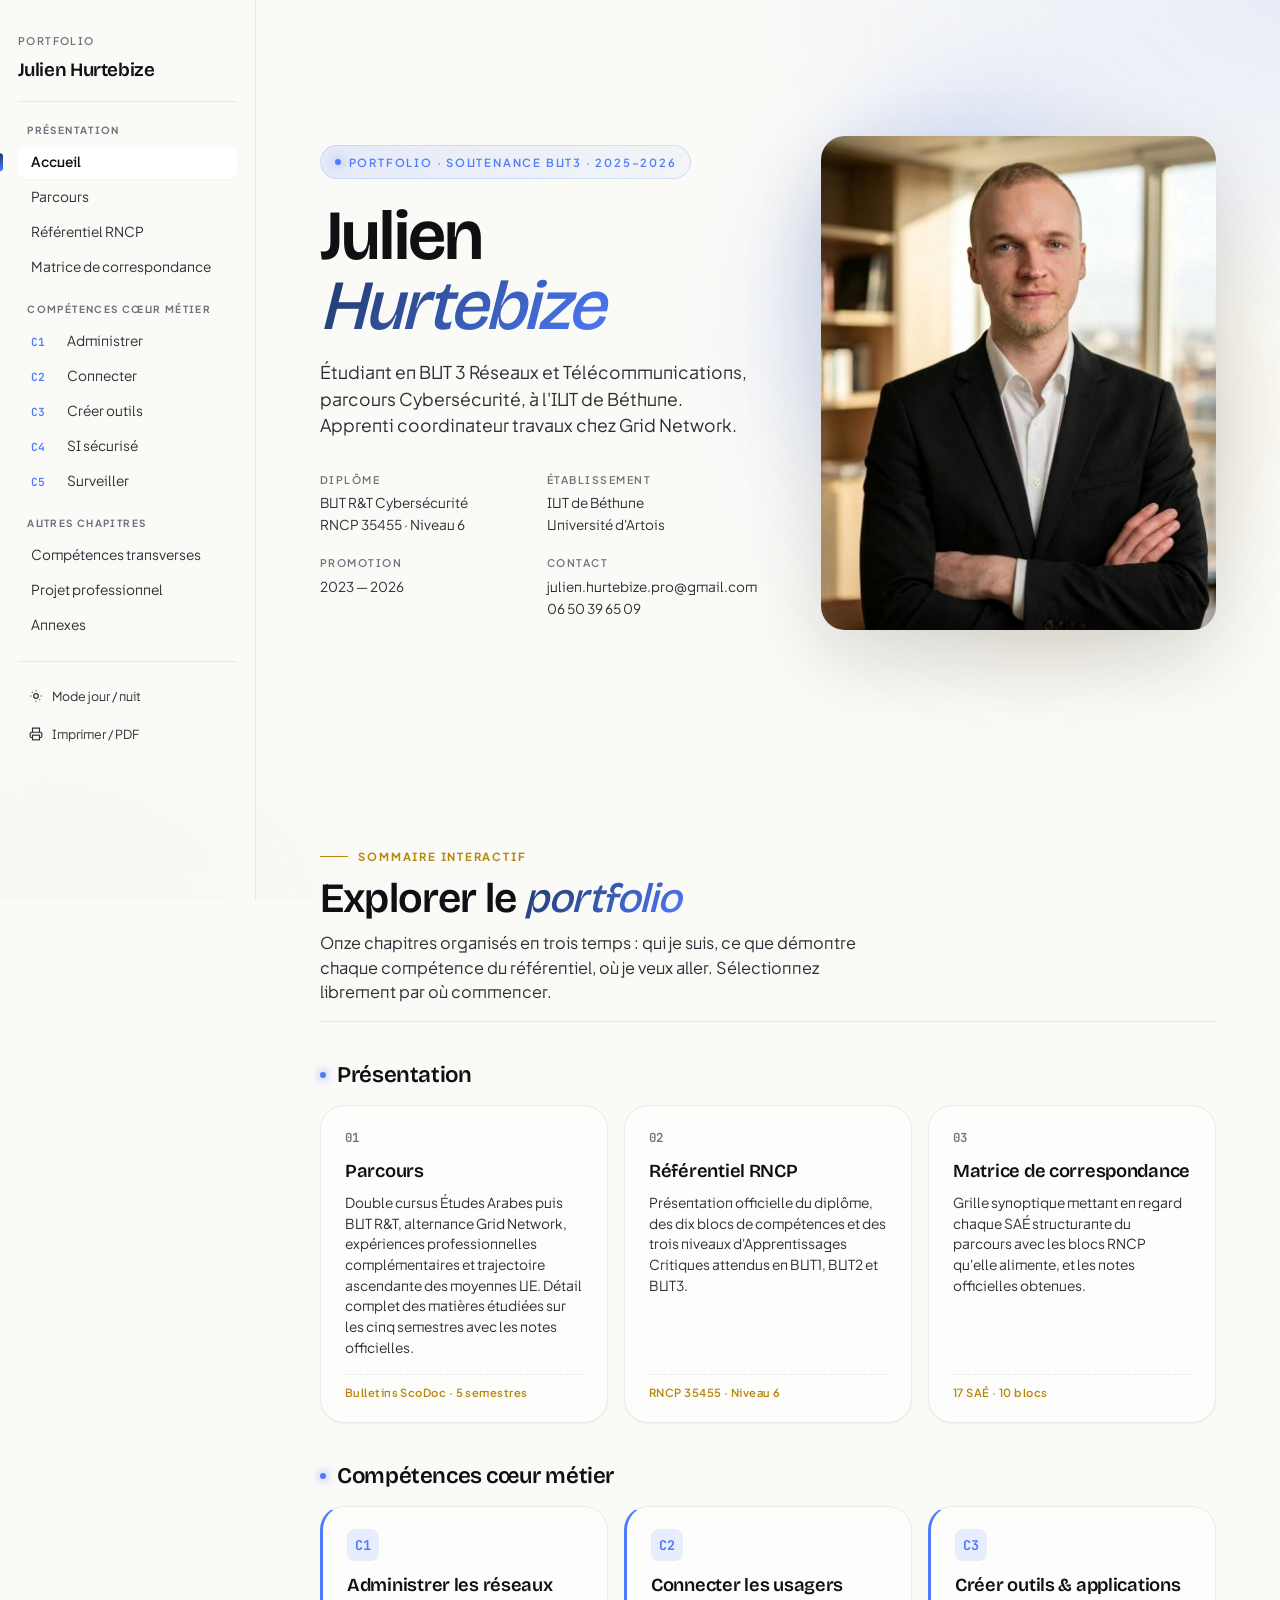
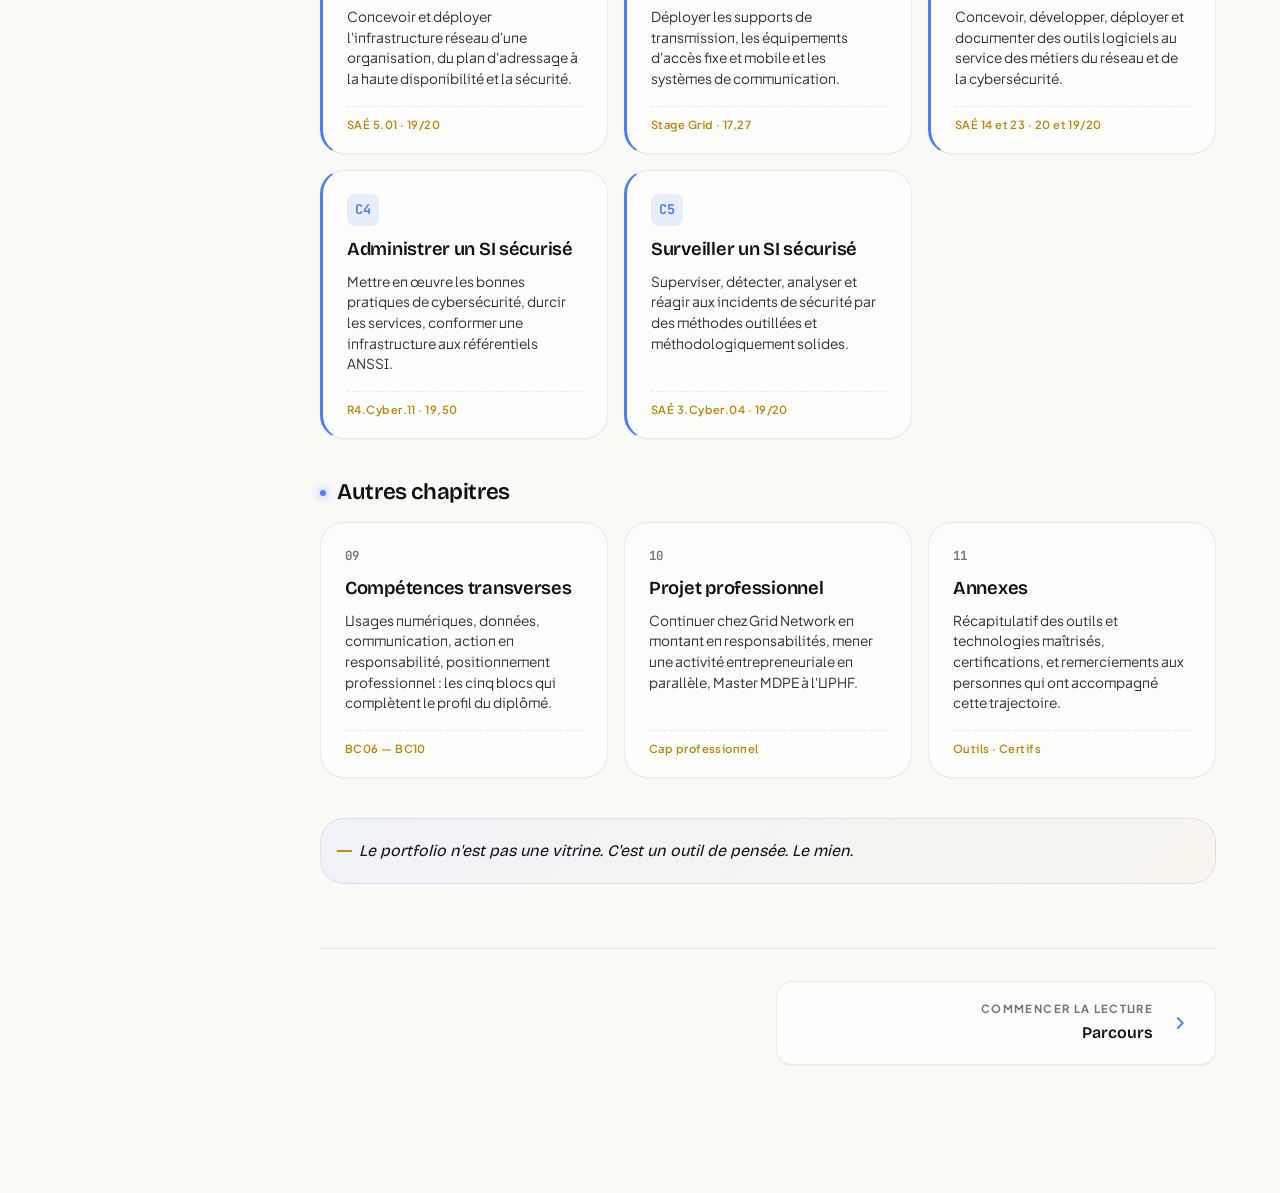
<file: index.html>
<!DOCTYPE html>
<html lang="fr">
<head>
<meta charset="UTF-8" />
<meta name="viewport" content="width=device-width, initial-scale=1.0" />
<title>Portfolio professionnel — Julien Hurtebize, BUT R&T Cybersécurité</title>
<meta name="description" content="Portfolio académique de Julien Hurtebize, BUT 3 R&T Cybersécurité, IUT de Béthune. Démarche réflexive sur les compétences du référentiel RNCP35455." />
<meta name="author" content="Julien Hurtebize" />
<link rel="preconnect" href="https://fonts.googleapis.com" />
<link rel="preconnect" href="https://fonts.gstatic.com" crossorigin />
<link href="https://fonts.googleapis.com/css2?family=Bricolage+Grotesque:opsz,wght@12..96,400;12..96,500;12..96,600&family=Plus+Jakarta+Sans:wght@400;500;600;700&family=JetBrains+Mono:wght@400;500;600&display=swap" rel="stylesheet" />
<link rel="stylesheet" href="styles.css" />
</head>
<body>
<div class="read-progress" aria-hidden="true"></div>

<div class="mobile-bar">
  <button class="menu-toggle" aria-label="Menu">
    <svg viewBox="0 0 24 24" fill="none" stroke="currentColor" stroke-width="2"><line x1="4" y1="6" x2="20" y2="6"/><line x1="4" y1="12" x2="20" y2="12"/><line x1="4" y1="18" x2="20" y2="18"/></svg>
  </button>
  <span class="mobile-bar-title">Julien Hurtebize</span>
  <span style="width:36px"></span>
</div>

<div class="layout">

  <aside class="sidebar" aria-label="Sommaire">
    <div class="brand">
      <p class="brand-eyebrow">Portfolio</p>
      <h1 class="brand-name">Julien Hurtebize</h1>
    </div>
    <nav class="toc">
      <span class="toc-section-label">PRÉSENTATION</span>
      <a class="toc-item is-active" href="index.html"><span>Accueil</span></a>
      <a class="toc-item" href="parcours.html"><span>Parcours</span></a>
      <a class="toc-item" href="referentiel.html"><span>Référentiel RNCP</span></a>
      <a class="toc-item" href="matrice.html"><span>Matrice de correspondance</span></a>
      <span class="toc-section-label">COMPÉTENCES CŒUR MÉTIER</span>
      <a class="toc-item" href="c1.html"><span class="toc-code">C1</span><span>Administrer</span></a>
      <a class="toc-item" href="c2.html"><span class="toc-code">C2</span><span>Connecter</span></a>
      <a class="toc-item" href="c3.html"><span class="toc-code">C3</span><span>Créer outils</span></a>
      <a class="toc-item" href="c4.html"><span class="toc-code">C4</span><span>SI sécurisé</span></a>
      <a class="toc-item" href="c5.html"><span class="toc-code">C5</span><span>Surveiller</span></a>
      <span class="toc-section-label">AUTRES CHAPITRES</span>
      <a class="toc-item" href="transverses.html"><span>Compétences transverses</span></a>
      <a class="toc-item" href="avenir.html"><span>Projet professionnel</span></a>
      <a class="toc-item" href="annexes.html"><span>Annexes</span></a>
    </nav>
    <div class="sidebar-footer">
      <button class="sb-btn theme-toggle" aria-label="Thème">
        <svg viewBox="0 0 24 24" fill="none" stroke="currentColor" stroke-width="2"><circle cx="12" cy="12" r="4"/><line x1="12" y1="2" x2="12" y2="4"/><line x1="12" y1="20" x2="12" y2="22"/><line x1="4.93" y1="4.93" x2="6.34" y2="6.34"/><line x1="17.66" y1="17.66" x2="19.07" y2="19.07"/><line x1="2" y1="12" x2="4" y2="12"/><line x1="20" y1="12" x2="22" y2="12"/></svg>
        <span>Mode jour / nuit</span>
      </button>
      <button class="sb-btn print-button" aria-label="Imprimer">
        <svg viewBox="0 0 24 24" fill="none" stroke="currentColor" stroke-width="2"><polyline points="6 9 6 2 18 2 18 9"/><path d="M6 18H4a2 2 0 0 1-2-2v-5a2 2 0 0 1 2-2h16a2 2 0 0 1 2 2v5a2 2 0 0 1-2 2h-2"/><rect x="6" y="14" width="12" height="8"/></svg>
        <span>Imprimer / PDF</span>
      </button>
    </div>
  </aside>

  <main class="main">

    <section class="hero" id="hero">
      <div>
        <p class="hero-eyebrow">Portfolio · Soutenance BUT3 · 2025–2026</p>
        <h1 class="hero-title">Julien <span class="accent">Hurtebize</span></h1>
        <p class="hero-subtitle">Étudiant en BUT 3 Réseaux et Télécommunications, parcours Cybersécurité, à l'IUT de Béthune. Apprenti coordinateur travaux chez Grid Network.</p>
        <div class="hero-meta">
          <div class="hero-meta-item"><strong>Diplôme</strong>BUT R&amp;T Cybersécurité<br/>RNCP 35455 · Niveau 6</div>
          <div class="hero-meta-item"><strong>Établissement</strong>IUT de Béthune<br/>Université d'Artois</div>
          <div class="hero-meta-item"><strong>Promotion</strong>2023 — 2026</div>
          <div class="hero-meta-item"><strong>Contact</strong>julien.hurtebize.pro@gmail.com<br/>06 50 39 65 09</div>
        </div>
      </div>
      <div class="hero-portrait-wrap">
        <img class="hero-portrait" src="images/portrait.jpg" alt="Portrait de Julien Hurtebize" loading="eager" />
      </div>
    </section>

    <section id="menu">
      <header class="section-header">
        <p class="section-numeral">Sommaire interactif</p>
        <h1 class="section-title">Explorer le <em>portfolio</em></h1>
        <p class="section-lede">Onze chapitres organisés en trois temps : qui je suis, ce que démontre chaque compétence du référentiel, où je veux aller. Sélectionnez librement par où commencer.</p>
      </header>

      <h2>Présentation</h2>
      <div class="menu-grid">
        <a class="menu-card" href="parcours.html">
          <span class="menu-card-num">01</span>
          <h3 class="menu-card-title">Parcours</h3>
          <p class="menu-card-desc">Double cursus Études Arabes puis BUT R&amp;T, alternance Grid Network, expériences professionnelles complémentaires et trajectoire ascendante des moyennes UE. Détail complet des matières étudiées sur les cinq semestres avec les notes officielles.</p>
          <span class="menu-card-tag">Bulletins ScoDoc · 5 semestres</span>
        </a>
        <a class="menu-card" href="referentiel.html">
          <span class="menu-card-num">02</span>
          <h3 class="menu-card-title">Référentiel RNCP</h3>
          <p class="menu-card-desc">Présentation officielle du diplôme, des dix blocs de compétences et des trois niveaux d'Apprentissages Critiques attendus en BUT1, BUT2 et BUT3.</p>
          <span class="menu-card-tag">RNCP 35455 · Niveau 6</span>
        </a>
        <a class="menu-card" href="matrice.html">
          <span class="menu-card-num">03</span>
          <h3 class="menu-card-title">Matrice de correspondance</h3>
          <p class="menu-card-desc">Grille synoptique mettant en regard chaque SAÉ structurante du parcours avec les blocs RNCP qu'elle alimente, et les notes officielles obtenues.</p>
          <span class="menu-card-tag">17 SAÉ · 10 blocs</span>
        </a>
      </div>

      <h2>Compétences cœur métier</h2>
      <div class="menu-grid">
        <a class="menu-card menu-card-comp" href="c1.html">
          <span class="menu-card-code">C1</span>
          <h3 class="menu-card-title">Administrer les réseaux</h3>
          <p class="menu-card-desc">Concevoir et déployer l'infrastructure réseau d'une organisation, du plan d'adressage à la haute disponibilité et la sécurité.</p>
          <span class="menu-card-tag">SAÉ 5.01 · 19/20</span>
        </a>
        <a class="menu-card menu-card-comp" href="c2.html">
          <span class="menu-card-code">C2</span>
          <h3 class="menu-card-title">Connecter les usagers</h3>
          <p class="menu-card-desc">Déployer les supports de transmission, les équipements d'accès fixe et mobile et les systèmes de communication.</p>
          <span class="menu-card-tag">Stage Grid · 17,27</span>
        </a>
        <a class="menu-card menu-card-comp" href="c3.html">
          <span class="menu-card-code">C3</span>
          <h3 class="menu-card-title">Créer outils &amp; applications</h3>
          <p class="menu-card-desc">Concevoir, développer, déployer et documenter des outils logiciels au service des métiers du réseau et de la cybersécurité.</p>
          <span class="menu-card-tag">SAÉ 14 et 23 · 20 et 19/20</span>
        </a>
        <a class="menu-card menu-card-comp" href="c4.html">
          <span class="menu-card-code">C4</span>
          <h3 class="menu-card-title">Administrer un SI sécurisé</h3>
          <p class="menu-card-desc">Mettre en œuvre les bonnes pratiques de cybersécurité, durcir les services, conformer une infrastructure aux référentiels ANSSI.</p>
          <span class="menu-card-tag">R4.Cyber.11 · 19,50</span>
        </a>
        <a class="menu-card menu-card-comp" href="c5.html">
          <span class="menu-card-code">C5</span>
          <h3 class="menu-card-title">Surveiller un SI sécurisé</h3>
          <p class="menu-card-desc">Superviser, détecter, analyser et réagir aux incidents de sécurité par des méthodes outillées et méthodologiquement solides.</p>
          <span class="menu-card-tag">SAÉ 3.Cyber.04 · 19/20</span>
        </a>
      </div>

      <h2>Autres chapitres</h2>
      <div class="menu-grid">
        <a class="menu-card" href="transverses.html">
          <span class="menu-card-num">09</span>
          <h3 class="menu-card-title">Compétences transverses</h3>
          <p class="menu-card-desc">Usages numériques, données, communication, action en responsabilité, positionnement professionnel : les cinq blocs qui complètent le profil du diplômé.</p>
          <span class="menu-card-tag">BC06 — BC10</span>
        </a>
        <a class="menu-card" href="avenir.html">
          <span class="menu-card-num">10</span>
          <h3 class="menu-card-title">Projet professionnel</h3>
          <p class="menu-card-desc">Continuer chez Grid Network en montant en responsabilités, mener une activité entrepreneuriale en parallèle, Master MDPE à l'UPHF.</p>
          <span class="menu-card-tag">Cap professionnel</span>
        </a>
        <a class="menu-card" href="annexes.html">
          <span class="menu-card-num">11</span>
          <h3 class="menu-card-title">Annexes</h3>
          <p class="menu-card-desc">Récapitulatif des outils et technologies maîtrisés, certifications, et remerciements aux personnes qui ont accompagné cette trajectoire.</p>
          <span class="menu-card-tag">Outils · Certifs</span>
        </a>
      </div>

      <div class="cover-note">Le portfolio n'est pas une vitrine. C'est un outil de pensée. Le mien.</div>

      <nav class="pagenav" aria-label="Navigation">
        <span></span>
        <a class="pagenav-link pagenav-next" href="parcours.html">
          <span>
            <span class="pagenav-label">Commencer la lecture</span>
            <span class="pagenav-title">Parcours</span>
          </span>
          <svg viewBox="0 0 24 24" fill="none" stroke="currentColor" stroke-width="2"><polyline points="9 18 15 12 9 6"/></svg>
        </a>
      </nav>
    </section>

  </main>
</div>

<script src="script.js"></script>
</body>
</html>
</file>
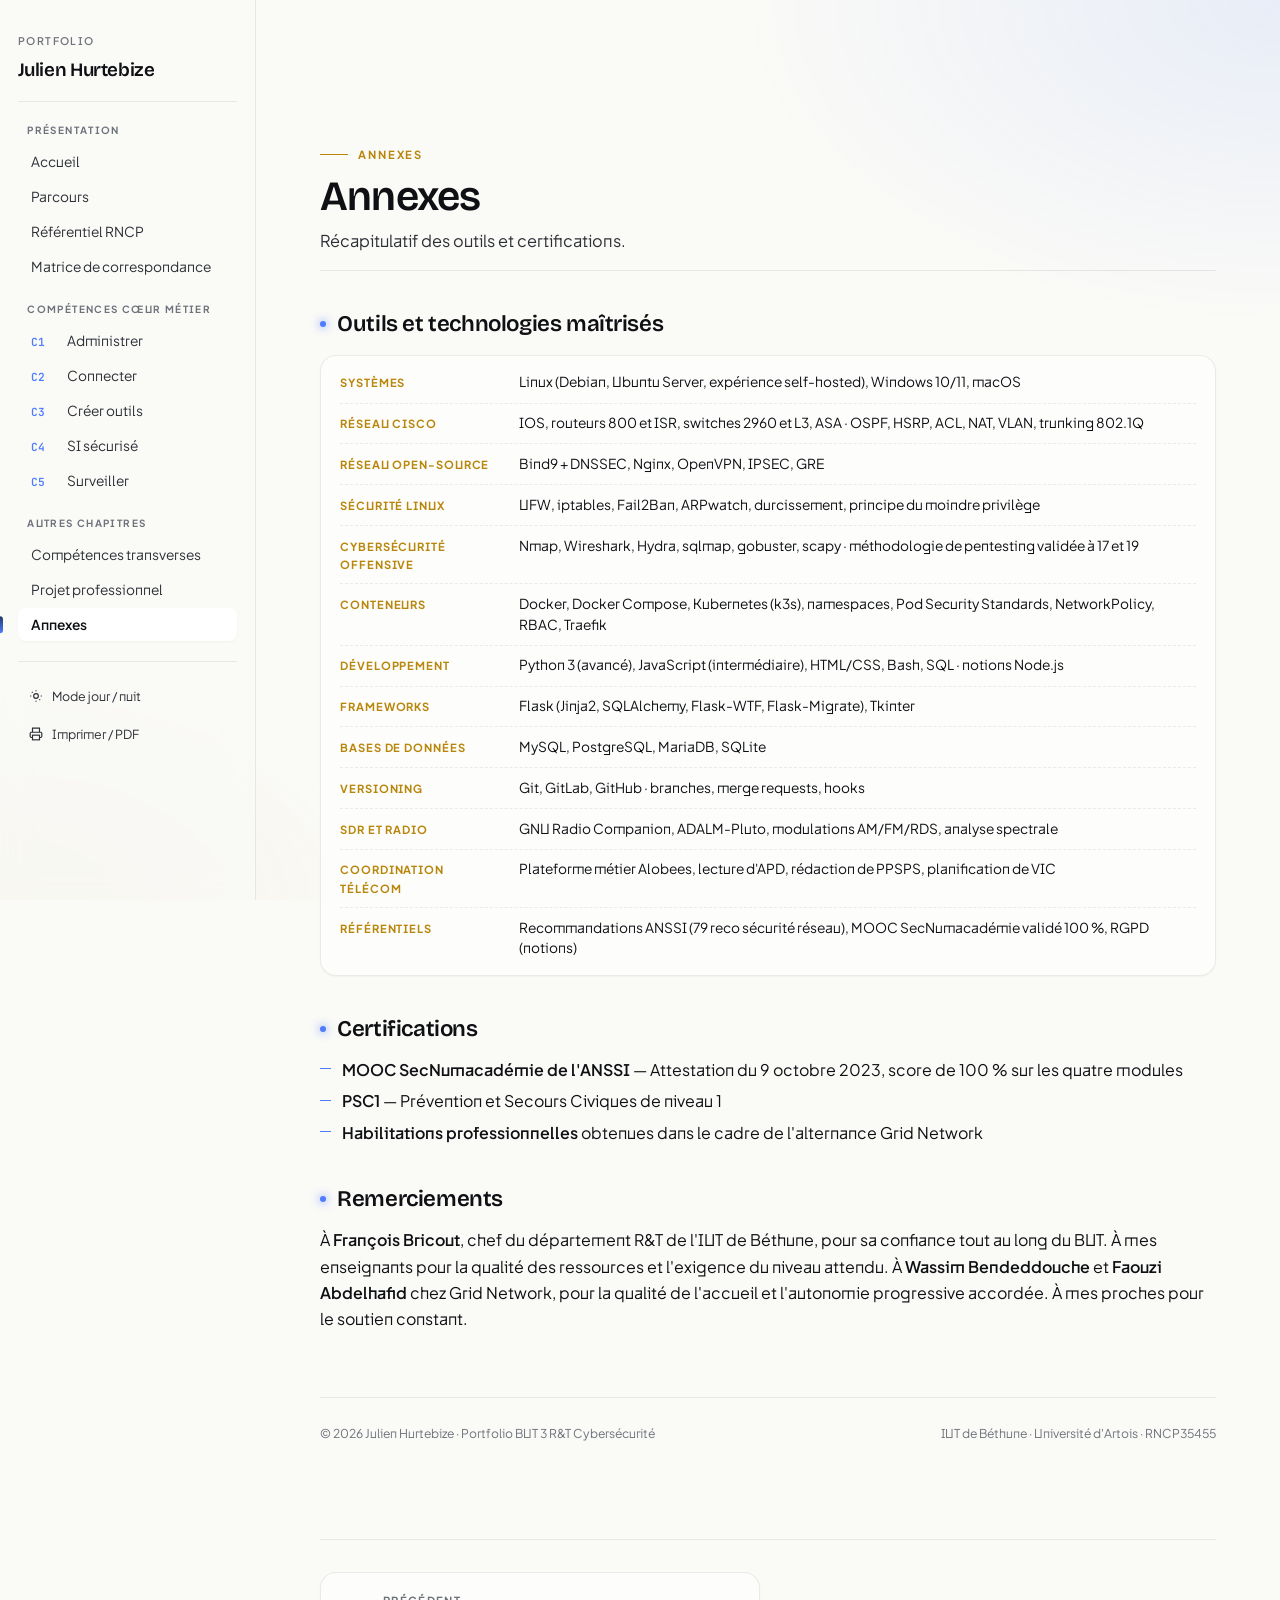
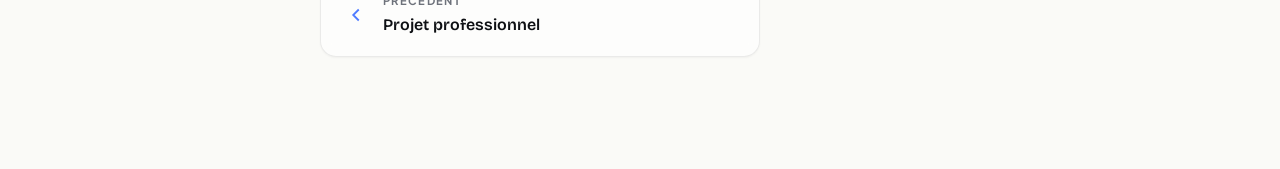
<file: annexes.html>
<!DOCTYPE html>
<html lang="fr">
<head>
<meta charset="UTF-8" />
<meta name="viewport" content="width=device-width, initial-scale=1.0" />
<title>Annexes — Portfolio Julien Hurtebize</title>
<meta name="description" content="Portfolio académique de Julien Hurtebize, BUT 3 R&T Cybersécurité — Annexes" />
<link rel="preconnect" href="https://fonts.googleapis.com" />
<link rel="preconnect" href="https://fonts.gstatic.com" crossorigin />
<link href="https://fonts.googleapis.com/css2?family=Bricolage+Grotesque:opsz,wght@12..96,400;12..96,500;12..96,600&family=Plus+Jakarta+Sans:wght@400;500;600;700&family=JetBrains+Mono:wght@400;500;600&display=swap" rel="stylesheet" />
<link rel="stylesheet" href="styles.css" />
</head>
<body>
<div class="read-progress" aria-hidden="true"></div>

<div class="mobile-bar">
  <button class="menu-toggle" aria-label="Menu">
    <svg viewBox="0 0 24 24" fill="none" stroke="currentColor" stroke-width="2"><line x1="4" y1="6" x2="20" y2="6"/><line x1="4" y1="12" x2="20" y2="12"/><line x1="4" y1="18" x2="20" y2="18"/></svg>
  </button>
  <span class="mobile-bar-title">Annexes</span>
  <span style="width:36px"></span>
</div>

<div class="layout">
<aside class="sidebar" aria-label="Sommaire">
  <div class="brand">
    <p class="brand-eyebrow">Portfolio</p>
    <h1 class="brand-name">Julien Hurtebize</h1>
  </div>
  <nav class="toc">
    <span class="toc-section-label">PRÉSENTATION</span>
    <a class="toc-item" href="index.html"><span>Accueil</span></a>
    <a class="toc-item" href="parcours.html"><span>Parcours</span></a>
    <a class="toc-item" href="referentiel.html"><span>Référentiel RNCP</span></a>
    <a class="toc-item" href="matrice.html"><span>Matrice de correspondance</span></a>
    <span class="toc-section-label">COMPÉTENCES CŒUR MÉTIER</span>
    <a class="toc-item" href="c1.html"><span class="toc-code">C1</span><span>Administrer</span></a>
    <a class="toc-item" href="c2.html"><span class="toc-code">C2</span><span>Connecter</span></a>
    <a class="toc-item" href="c3.html"><span class="toc-code">C3</span><span>Créer outils</span></a>
    <a class="toc-item" href="c4.html"><span class="toc-code">C4</span><span>SI sécurisé</span></a>
    <a class="toc-item" href="c5.html"><span class="toc-code">C5</span><span>Surveiller</span></a>
    <span class="toc-section-label">AUTRES CHAPITRES</span>
    <a class="toc-item" href="transverses.html"><span>Compétences transverses</span></a>
    <a class="toc-item" href="avenir.html"><span>Projet professionnel</span></a>
    <a class="toc-item is-active" href="annexes.html"><span>Annexes</span></a>
  </nav>
  <div class="sidebar-footer">
    <button class="sb-btn theme-toggle" aria-label="Thème">
      <svg viewBox="0 0 24 24" fill="none" stroke="currentColor" stroke-width="2"><circle cx="12" cy="12" r="4"/><line x1="12" y1="2" x2="12" y2="4"/><line x1="12" y1="20" x2="12" y2="22"/><line x1="4.93" y1="4.93" x2="6.34" y2="6.34"/><line x1="17.66" y1="17.66" x2="19.07" y2="19.07"/><line x1="2" y1="12" x2="4" y2="12"/><line x1="20" y1="12" x2="22" y2="12"/></svg>
      <span>Mode jour / nuit</span>
    </button>
    <button class="sb-btn print-button" aria-label="Imprimer">
      <svg viewBox="0 0 24 24" fill="none" stroke="currentColor" stroke-width="2"><polyline points="6 9 6 2 18 2 18 9"/><path d="M6 18H4a2 2 0 0 1-2-2v-5a2 2 0 0 1 2-2h16a2 2 0 0 1 2 2v5a2 2 0 0 1-2 2h-2"/><rect x="6" y="14" width="12" height="8"/></svg>
      <span>Imprimer / PDF</span>
    </button>
  </div>
</aside>

<main class="main">
<div class="app-bar">
  <div class="chapter-nav" role="group" aria-label="Navigation chapitres">
    <a class="cn-prev" href="avenir.html" aria-label="Chapitre précédent" title="Chapitre précédent">
      <svg viewBox="0 0 24 24" fill="none" stroke="currentColor" stroke-width="2"><polyline points="15 18 9 12 15 6"/></svg>
    </a>
    <span class="counter"><span class="cn-cur">12</span><span style="opacity:0.4">/</span><span class="cn-total">12</span></span>
    <button class="cn-next" disabled aria-label="Pas de chapitre suivant">
      <svg viewBox="0 0 24 24" fill="none" stroke="currentColor" stroke-width="2"><polyline points="9 18 15 12 9 6"/></svg>
    </button>
  </div>
  <div class="progress-strip" data-current="11" data-total="12"></div>
  <label class="app-search">
    <svg viewBox="0 0 24 24" fill="none" stroke="currentColor" stroke-width="2"><circle cx="11" cy="11" r="8"/><line x1="21" y1="21" x2="16.65" y2="16.65"/></svg>
    <input type="search" placeholder="Rechercher dans cette page…" aria-label="Rechercher" autocomplete="off" />
    <kbd>/</kbd>
  </label>
</div>
<section id="annexes">
      <header class="section-header">
        <p class="section-numeral">Annexes</p>
        <h1 class="section-title">Annexes</h1>
        <p class="section-lede">Récapitulatif des outils et certifications.</p>
      </header>

      <h2>Outils et technologies maîtrisés</h2>
      <div class="tech-grid">
        <div class="tech-row"><span class="tech-cat">Systèmes</span><span class="tech-list">Linux (Debian, Ubuntu Server, expérience self-hosted), Windows 10/11, macOS</span></div>
        <div class="tech-row"><span class="tech-cat">Réseau Cisco</span><span class="tech-list">IOS, routeurs 800 et ISR, switches 2960 et L3, ASA · OSPF, HSRP, ACL, NAT, VLAN, trunking 802.1Q</span></div>
        <div class="tech-row"><span class="tech-cat">Réseau open-source</span><span class="tech-list">Bind9 + DNSSEC, Nginx, OpenVPN, IPSEC, GRE</span></div>
        <div class="tech-row"><span class="tech-cat">Sécurité Linux</span><span class="tech-list">UFW, iptables, Fail2Ban, ARPwatch, durcissement, principe du moindre privilège</span></div>
        <div class="tech-row"><span class="tech-cat">Cybersécurité offensive</span><span class="tech-list">Nmap, Wireshark, Hydra, sqlmap, gobuster, scapy · méthodologie de pentesting validée à 17 et 19</span></div>
        <div class="tech-row"><span class="tech-cat">Conteneurs</span><span class="tech-list">Docker, Docker Compose, Kubernetes (k3s), namespaces, Pod Security Standards, NetworkPolicy, RBAC, Traefik</span></div>
        <div class="tech-row"><span class="tech-cat">Développement</span><span class="tech-list">Python 3 (avancé), JavaScript (intermédiaire), HTML/CSS, Bash, SQL · notions Node.js</span></div>
        <div class="tech-row"><span class="tech-cat">Frameworks</span><span class="tech-list">Flask (Jinja2, SQLAlchemy, Flask-WTF, Flask-Migrate), Tkinter</span></div>
        <div class="tech-row"><span class="tech-cat">Bases de données</span><span class="tech-list">MySQL, PostgreSQL, MariaDB, SQLite</span></div>
        <div class="tech-row"><span class="tech-cat">Versioning</span><span class="tech-list">Git, GitLab, GitHub · branches, merge requests, hooks</span></div>
        <div class="tech-row"><span class="tech-cat">SDR et radio</span><span class="tech-list">GNU Radio Companion, ADALM-Pluto, modulations AM/FM/RDS, analyse spectrale</span></div>
        <div class="tech-row"><span class="tech-cat">Coordination télécom</span><span class="tech-list">Plateforme métier Alobees, lecture d'APD, rédaction de PPSPS, planification de VIC</span></div>
        <div class="tech-row"><span class="tech-cat">Référentiels</span><span class="tech-list">Recommandations ANSSI (79 reco sécurité réseau), MOOC SecNumacadémie validé 100 %, RGPD (notions)</span></div>
      </div>

      <h2>Certifications</h2>
      <ul class="dash">
        <li><strong>MOOC SecNumacadémie de l'ANSSI</strong> — Attestation du 9 octobre 2023, score de 100 % sur les quatre modules</li>
        <li><strong>PSC1</strong> — Prévention et Secours Civiques de niveau 1</li>
        <li><strong>Habilitations professionnelles</strong> obtenues dans le cadre de l'alternance Grid Network</li>
      </ul>

      <h2>Remerciements</h2>
      <p>À <strong>François Bricout</strong>, chef du département R&amp;T de l'IUT de Béthune, pour sa confiance tout au long du BUT. À mes enseignants pour la qualité des ressources et l'exigence du niveau attendu. À <strong>Wassim Bendeddouche</strong> et <strong>Faouzi Abdelhafid</strong> chez Grid Network, pour la qualité de l'accueil et l'autonomie progressive accordée. À mes proches pour le soutien constant.</p>

      <footer class="site-footer">
        <span>© 2026 Julien Hurtebize · Portfolio BUT 3 R&amp;T Cybersécurité</span>
        <span>IUT de Béthune · Université d'Artois · RNCP35455</span>
      </footer>
    </section>
<nav class="pagenav" aria-label="Navigation entre chapitres">
  <a class="pagenav-link pagenav-prev" href="avenir.html">
    <svg viewBox="0 0 24 24" fill="none" stroke="currentColor" stroke-width="2"><polyline points="15 18 9 12 15 6"/></svg>
    <span>
      <span class="pagenav-label">Précédent</span>
      <span class="pagenav-title">Projet professionnel</span>
    </span>
  </a>
  <span></span>
</nav>
</main>
</div>

<script src="script.js"></script>
</body>
</html>
</file>
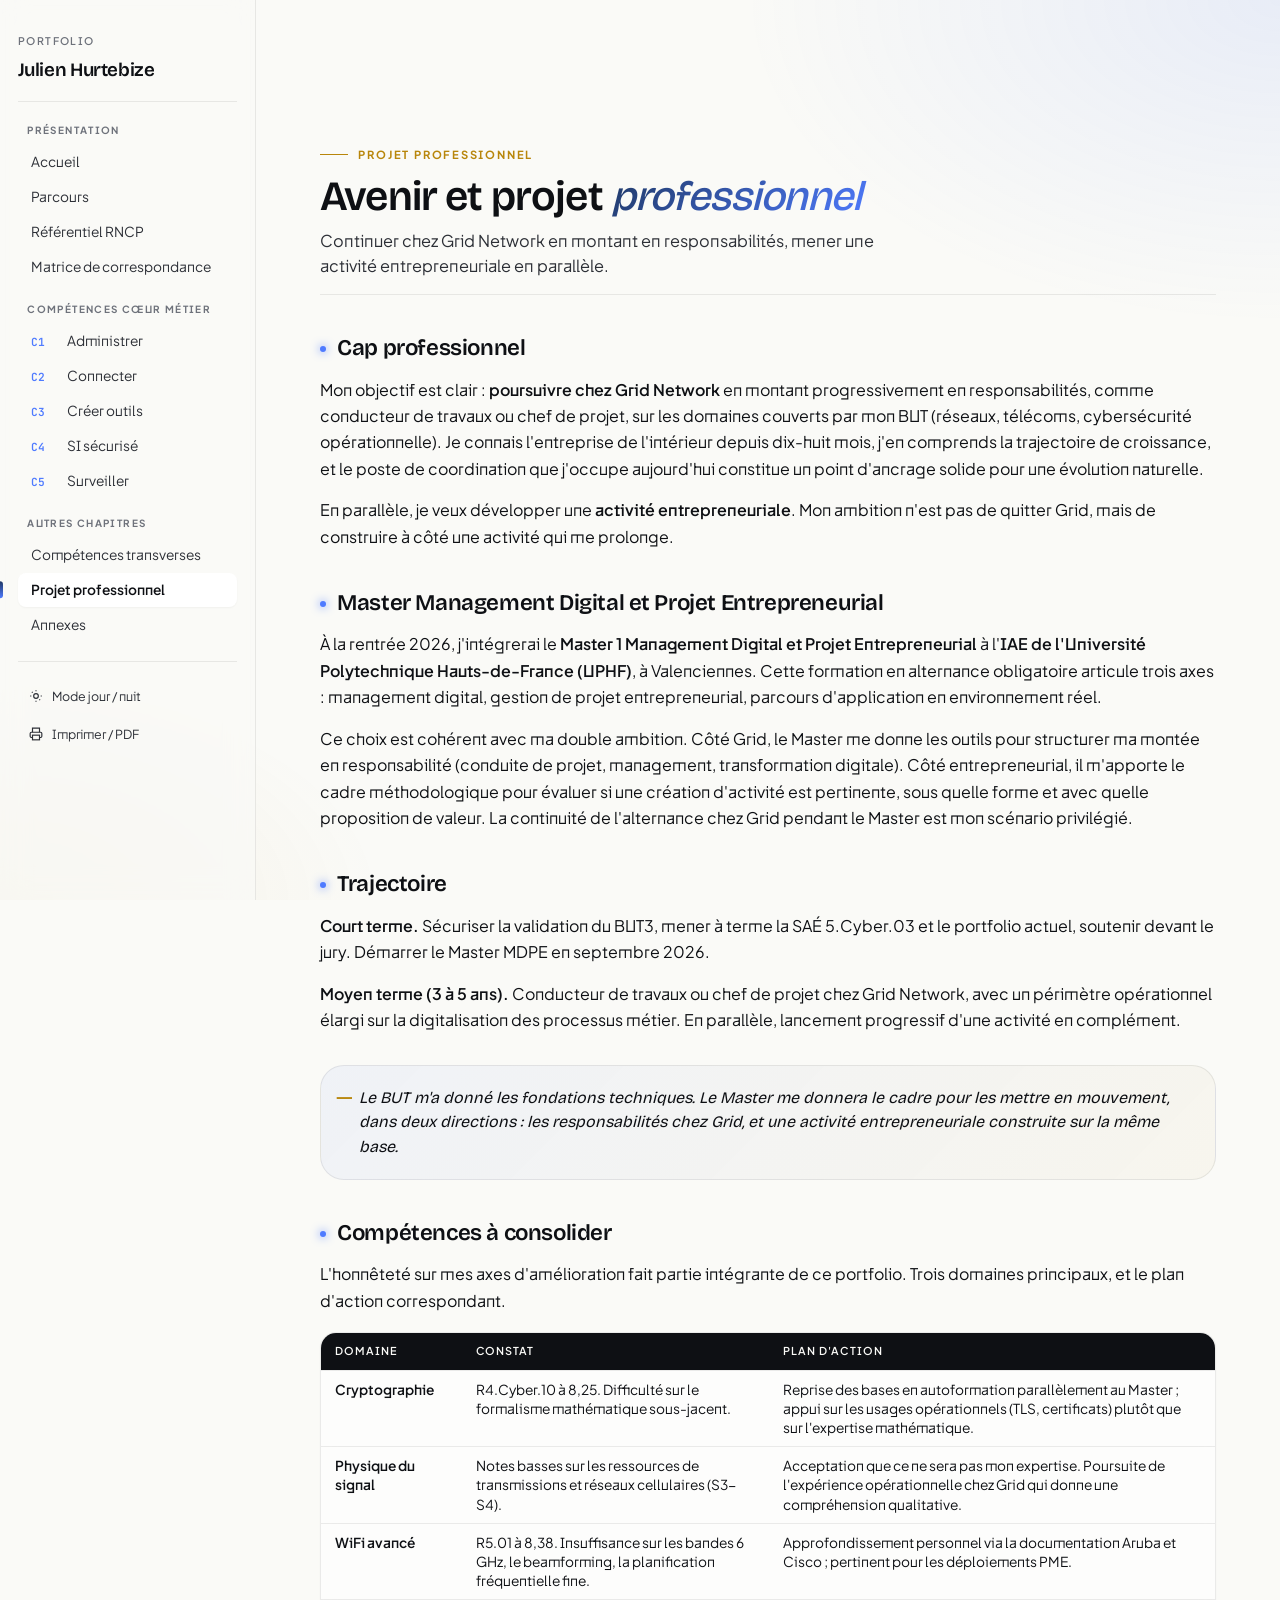
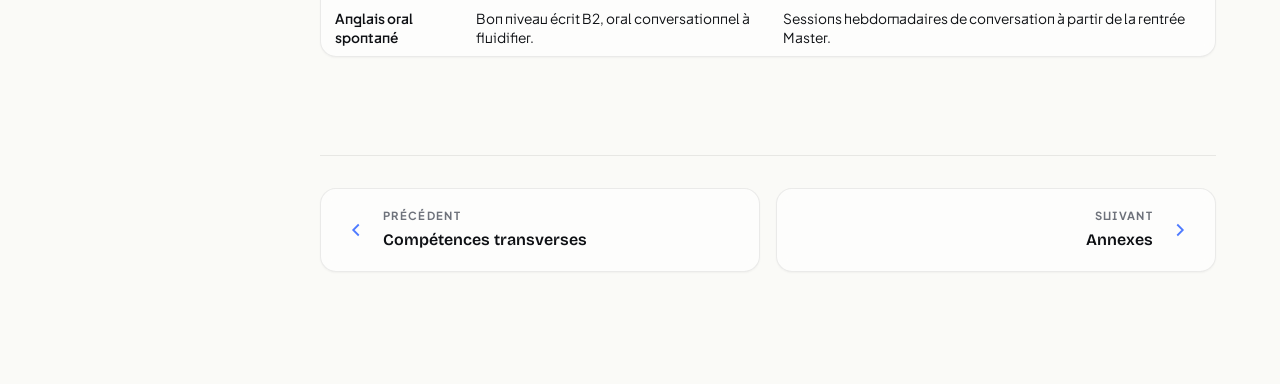
<file: avenir.html>
<!DOCTYPE html>
<html lang="fr">
<head>
<meta charset="UTF-8" />
<meta name="viewport" content="width=device-width, initial-scale=1.0" />
<title>Projet professionnel — Portfolio Julien Hurtebize</title>
<meta name="description" content="Portfolio académique de Julien Hurtebize, BUT 3 R&T Cybersécurité — Projet professionnel" />
<link rel="preconnect" href="https://fonts.googleapis.com" />
<link rel="preconnect" href="https://fonts.gstatic.com" crossorigin />
<link href="https://fonts.googleapis.com/css2?family=Bricolage+Grotesque:opsz,wght@12..96,400;12..96,500;12..96,600&family=Plus+Jakarta+Sans:wght@400;500;600;700&family=JetBrains+Mono:wght@400;500;600&display=swap" rel="stylesheet" />
<link rel="stylesheet" href="styles.css" />
</head>
<body>
<div class="read-progress" aria-hidden="true"></div>

<div class="mobile-bar">
  <button class="menu-toggle" aria-label="Menu">
    <svg viewBox="0 0 24 24" fill="none" stroke="currentColor" stroke-width="2"><line x1="4" y1="6" x2="20" y2="6"/><line x1="4" y1="12" x2="20" y2="12"/><line x1="4" y1="18" x2="20" y2="18"/></svg>
  </button>
  <span class="mobile-bar-title">Projet professionnel</span>
  <span style="width:36px"></span>
</div>

<div class="layout">
<aside class="sidebar" aria-label="Sommaire">
  <div class="brand">
    <p class="brand-eyebrow">Portfolio</p>
    <h1 class="brand-name">Julien Hurtebize</h1>
  </div>
  <nav class="toc">
    <span class="toc-section-label">PRÉSENTATION</span>
    <a class="toc-item" href="index.html"><span>Accueil</span></a>
    <a class="toc-item" href="parcours.html"><span>Parcours</span></a>
    <a class="toc-item" href="referentiel.html"><span>Référentiel RNCP</span></a>
    <a class="toc-item" href="matrice.html"><span>Matrice de correspondance</span></a>
    <span class="toc-section-label">COMPÉTENCES CŒUR MÉTIER</span>
    <a class="toc-item" href="c1.html"><span class="toc-code">C1</span><span>Administrer</span></a>
    <a class="toc-item" href="c2.html"><span class="toc-code">C2</span><span>Connecter</span></a>
    <a class="toc-item" href="c3.html"><span class="toc-code">C3</span><span>Créer outils</span></a>
    <a class="toc-item" href="c4.html"><span class="toc-code">C4</span><span>SI sécurisé</span></a>
    <a class="toc-item" href="c5.html"><span class="toc-code">C5</span><span>Surveiller</span></a>
    <span class="toc-section-label">AUTRES CHAPITRES</span>
    <a class="toc-item" href="transverses.html"><span>Compétences transverses</span></a>
    <a class="toc-item is-active" href="avenir.html"><span>Projet professionnel</span></a>
    <a class="toc-item" href="annexes.html"><span>Annexes</span></a>
  </nav>
  <div class="sidebar-footer">
    <button class="sb-btn theme-toggle" aria-label="Thème">
      <svg viewBox="0 0 24 24" fill="none" stroke="currentColor" stroke-width="2"><circle cx="12" cy="12" r="4"/><line x1="12" y1="2" x2="12" y2="4"/><line x1="12" y1="20" x2="12" y2="22"/><line x1="4.93" y1="4.93" x2="6.34" y2="6.34"/><line x1="17.66" y1="17.66" x2="19.07" y2="19.07"/><line x1="2" y1="12" x2="4" y2="12"/><line x1="20" y1="12" x2="22" y2="12"/></svg>
      <span>Mode jour / nuit</span>
    </button>
    <button class="sb-btn print-button" aria-label="Imprimer">
      <svg viewBox="0 0 24 24" fill="none" stroke="currentColor" stroke-width="2"><polyline points="6 9 6 2 18 2 18 9"/><path d="M6 18H4a2 2 0 0 1-2-2v-5a2 2 0 0 1 2-2h16a2 2 0 0 1 2 2v5a2 2 0 0 1-2 2h-2"/><rect x="6" y="14" width="12" height="8"/></svg>
      <span>Imprimer / PDF</span>
    </button>
  </div>
</aside>

<main class="main">
<div class="app-bar">
  <div class="chapter-nav" role="group" aria-label="Navigation chapitres">
    <a class="cn-prev" href="transverses.html" aria-label="Chapitre précédent" title="Chapitre précédent">
      <svg viewBox="0 0 24 24" fill="none" stroke="currentColor" stroke-width="2"><polyline points="15 18 9 12 15 6"/></svg>
    </a>
    <span class="counter"><span class="cn-cur">11</span><span style="opacity:0.4">/</span><span class="cn-total">12</span></span>
    <a class="cn-next" href="annexes.html" aria-label="Chapitre suivant" title="Chapitre suivant">
      <svg viewBox="0 0 24 24" fill="none" stroke="currentColor" stroke-width="2"><polyline points="9 18 15 12 9 6"/></svg>
    </a>
  </div>
  <div class="progress-strip" data-current="10" data-total="12"></div>
  <label class="app-search">
    <svg viewBox="0 0 24 24" fill="none" stroke="currentColor" stroke-width="2"><circle cx="11" cy="11" r="8"/><line x1="21" y1="21" x2="16.65" y2="16.65"/></svg>
    <input type="search" placeholder="Rechercher dans cette page…" aria-label="Rechercher" autocomplete="off" />
    <kbd>/</kbd>
  </label>
</div>
<section id="avenir">
      <header class="section-header">
        <p class="section-numeral">Projet professionnel</p>
        <h1 class="section-title">Avenir et projet <em>professionnel</em></h1>
        <p class="section-lede">Continuer chez Grid Network en montant en responsabilités, mener une activité entrepreneuriale en parallèle.</p>
      </header>

      <h2>Cap professionnel</h2>
      <p>Mon objectif est clair : <strong>poursuivre chez Grid Network</strong> en montant progressivement en responsabilités, comme conducteur de travaux ou chef de projet, sur les domaines couverts par mon BUT (réseaux, télécoms, cybersécurité opérationnelle). Je connais l'entreprise de l'intérieur depuis dix-huit mois, j'en comprends la trajectoire de croissance, et le poste de coordination que j'occupe aujourd'hui constitue un point d'ancrage solide pour une évolution naturelle.</p>
      <p>En parallèle, je veux développer une <strong>activité entrepreneuriale</strong>. Mon ambition n'est pas de quitter Grid, mais de construire à côté une activité qui me prolonge.</p>

      <h2>Master Management Digital et Projet Entrepreneurial</h2>
      <p>À la rentrée 2026, j'intégrerai le <strong>Master 1 Management Digital et Projet Entrepreneurial</strong> à l'<strong>IAE de l'Université Polytechnique Hauts-de-France (UPHF)</strong>, à Valenciennes. Cette formation en alternance obligatoire articule trois axes : management digital, gestion de projet entrepreneurial, parcours d'application en environnement réel.</p>
      <p>Ce choix est cohérent avec ma double ambition. Côté Grid, le Master me donne les outils pour structurer ma montée en responsabilité (conduite de projet, management, transformation digitale). Côté entrepreneurial, il m'apporte le cadre méthodologique pour évaluer si une création d'activité est pertinente, sous quelle forme et avec quelle proposition de valeur. La continuité de l'alternance chez Grid pendant le Master est mon scénario privilégié.</p>

      <h2>Trajectoire</h2>
      <p><strong>Court terme.</strong> Sécuriser la validation du BUT3, mener à terme la SAÉ 5.Cyber.03 et le portfolio actuel, soutenir devant le jury. Démarrer le Master MDPE en septembre 2026.</p>
      <p><strong>Moyen terme (3 à 5 ans).</strong> Conducteur de travaux ou chef de projet chez Grid Network, avec un périmètre opérationnel élargi sur la digitalisation des processus métier. En parallèle, lancement progressif d'une activité en complément.</p>

      <div class="cover-note">Le BUT m'a donné les fondations techniques. Le Master me donnera le cadre pour les mettre en mouvement, dans deux directions : les responsabilités chez Grid, et une activité entrepreneuriale construite sur la même base.</div>

      <h2>Compétences à consolider</h2>
      <p>L'honnêteté sur mes axes d'amélioration fait partie intégrante de ce portfolio. Trois domaines principaux, et le plan d'action correspondant.</p>
      <div class="table-wrap">
        <table>
          <thead><tr><th>Domaine</th><th>Constat</th><th>Plan d'action</th></tr></thead>
          <tbody>
            <tr><td><strong>Cryptographie</strong></td><td>R4.Cyber.10 à 8,25. Difficulté sur le formalisme mathématique sous-jacent.</td><td>Reprise des bases en autoformation parallèlement au Master ; appui sur les usages opérationnels (TLS, certificats) plutôt que sur l'expertise mathématique.</td></tr>
            <tr><td><strong>Physique du signal</strong></td><td>Notes basses sur les ressources de transmissions et réseaux cellulaires (S3-S4).</td><td>Acceptation que ce ne sera pas mon expertise. Poursuite de l'expérience opérationnelle chez Grid qui donne une compréhension qualitative.</td></tr>
            <tr><td><strong>WiFi avancé</strong></td><td>R5.01 à 8,38. Insuffisance sur les bandes 6 GHz, le beamforming, la planification fréquentielle fine.</td><td>Approfondissement personnel via la documentation Aruba et Cisco ; pertinent pour les déploiements PME.</td></tr>
            <tr><td><strong>Anglais oral spontané</strong></td><td>Bon niveau écrit B2, oral conversationnel à fluidifier.</td><td>Sessions hebdomadaires de conversation à partir de la rentrée Master.</td></tr>
          </tbody>
        </table>
      </div>
    </section>
<nav class="pagenav" aria-label="Navigation entre chapitres">
  <a class="pagenav-link pagenav-prev" href="transverses.html">
    <svg viewBox="0 0 24 24" fill="none" stroke="currentColor" stroke-width="2"><polyline points="15 18 9 12 15 6"/></svg>
    <span>
      <span class="pagenav-label">Précédent</span>
      <span class="pagenav-title">Compétences transverses</span>
    </span>
  </a>
  <a class="pagenav-link pagenav-next" href="annexes.html">
    <span>
      <span class="pagenav-label">Suivant</span>
      <span class="pagenav-title">Annexes</span>
    </span>
    <svg viewBox="0 0 24 24" fill="none" stroke="currentColor" stroke-width="2"><polyline points="9 18 15 12 9 6"/></svg>
  </a>
</nav>
</main>
</div>

<script src="script.js"></script>
</body>
</html>
</file>
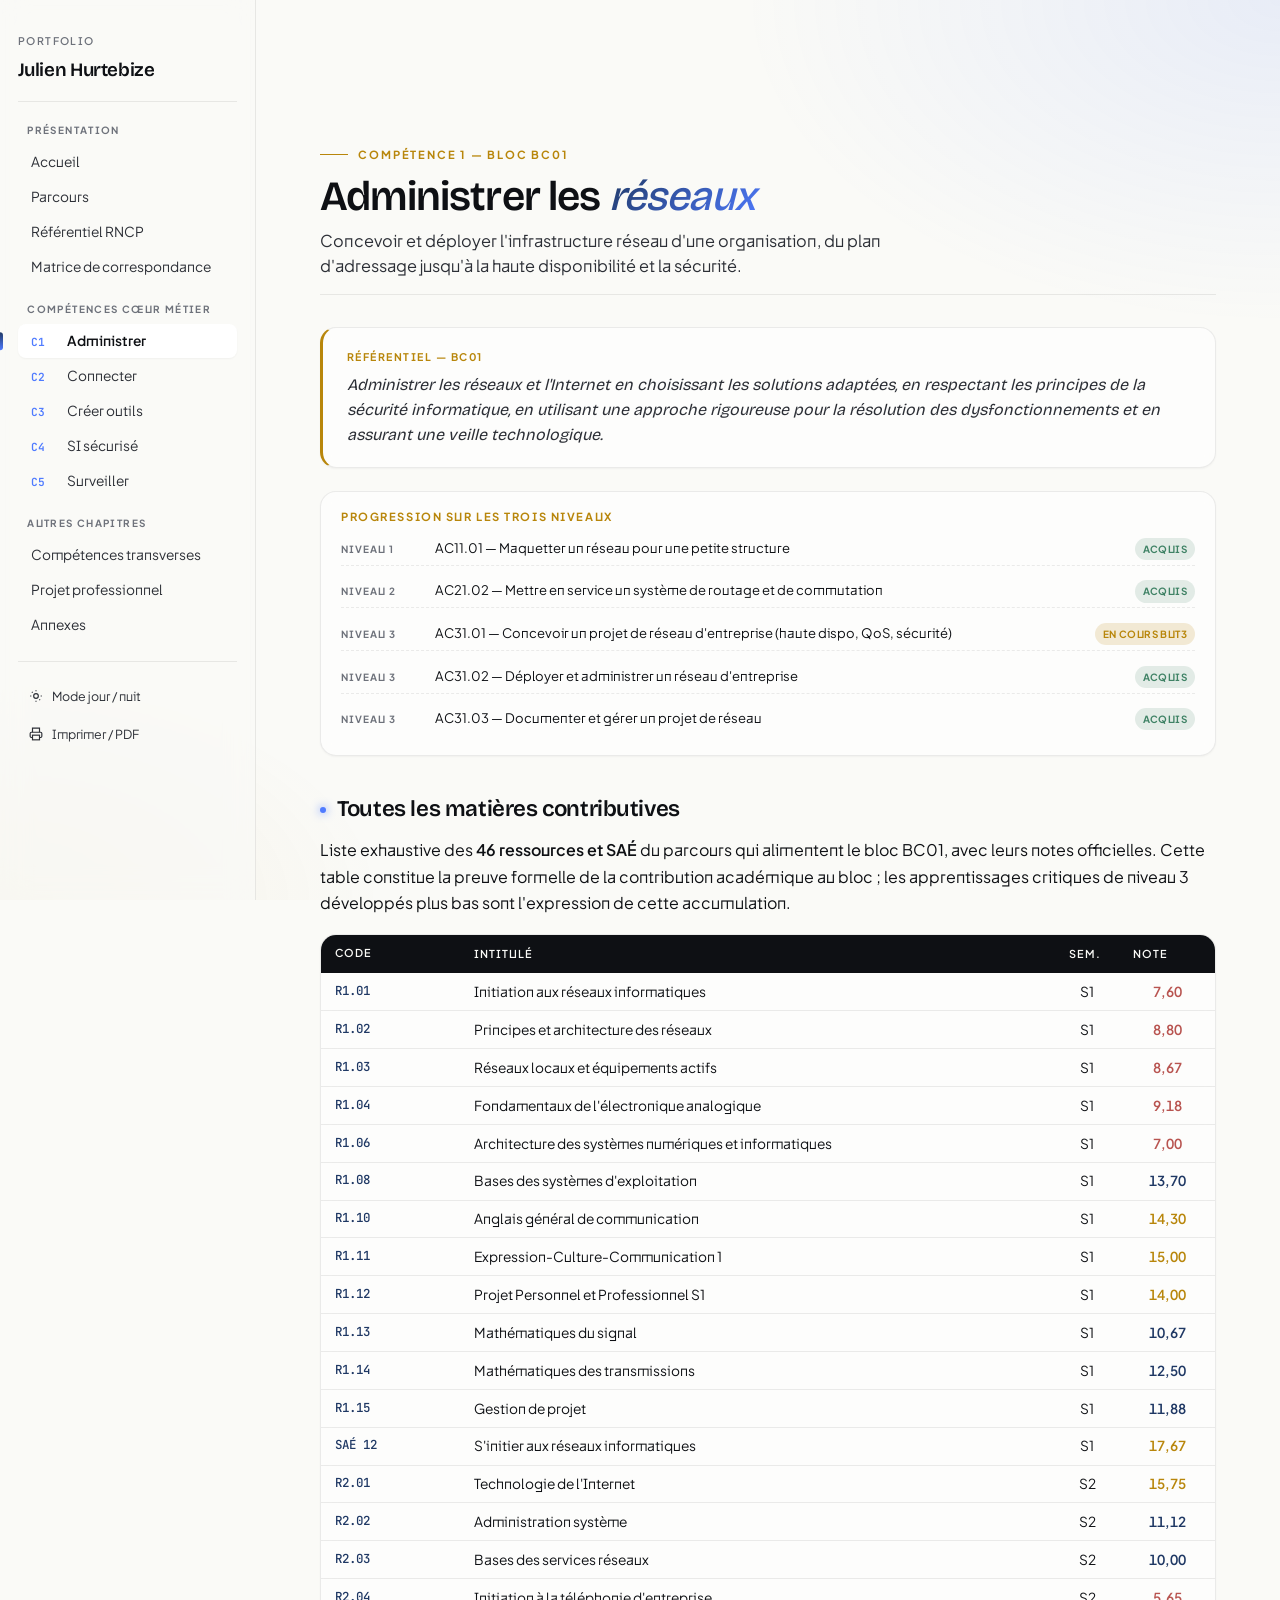
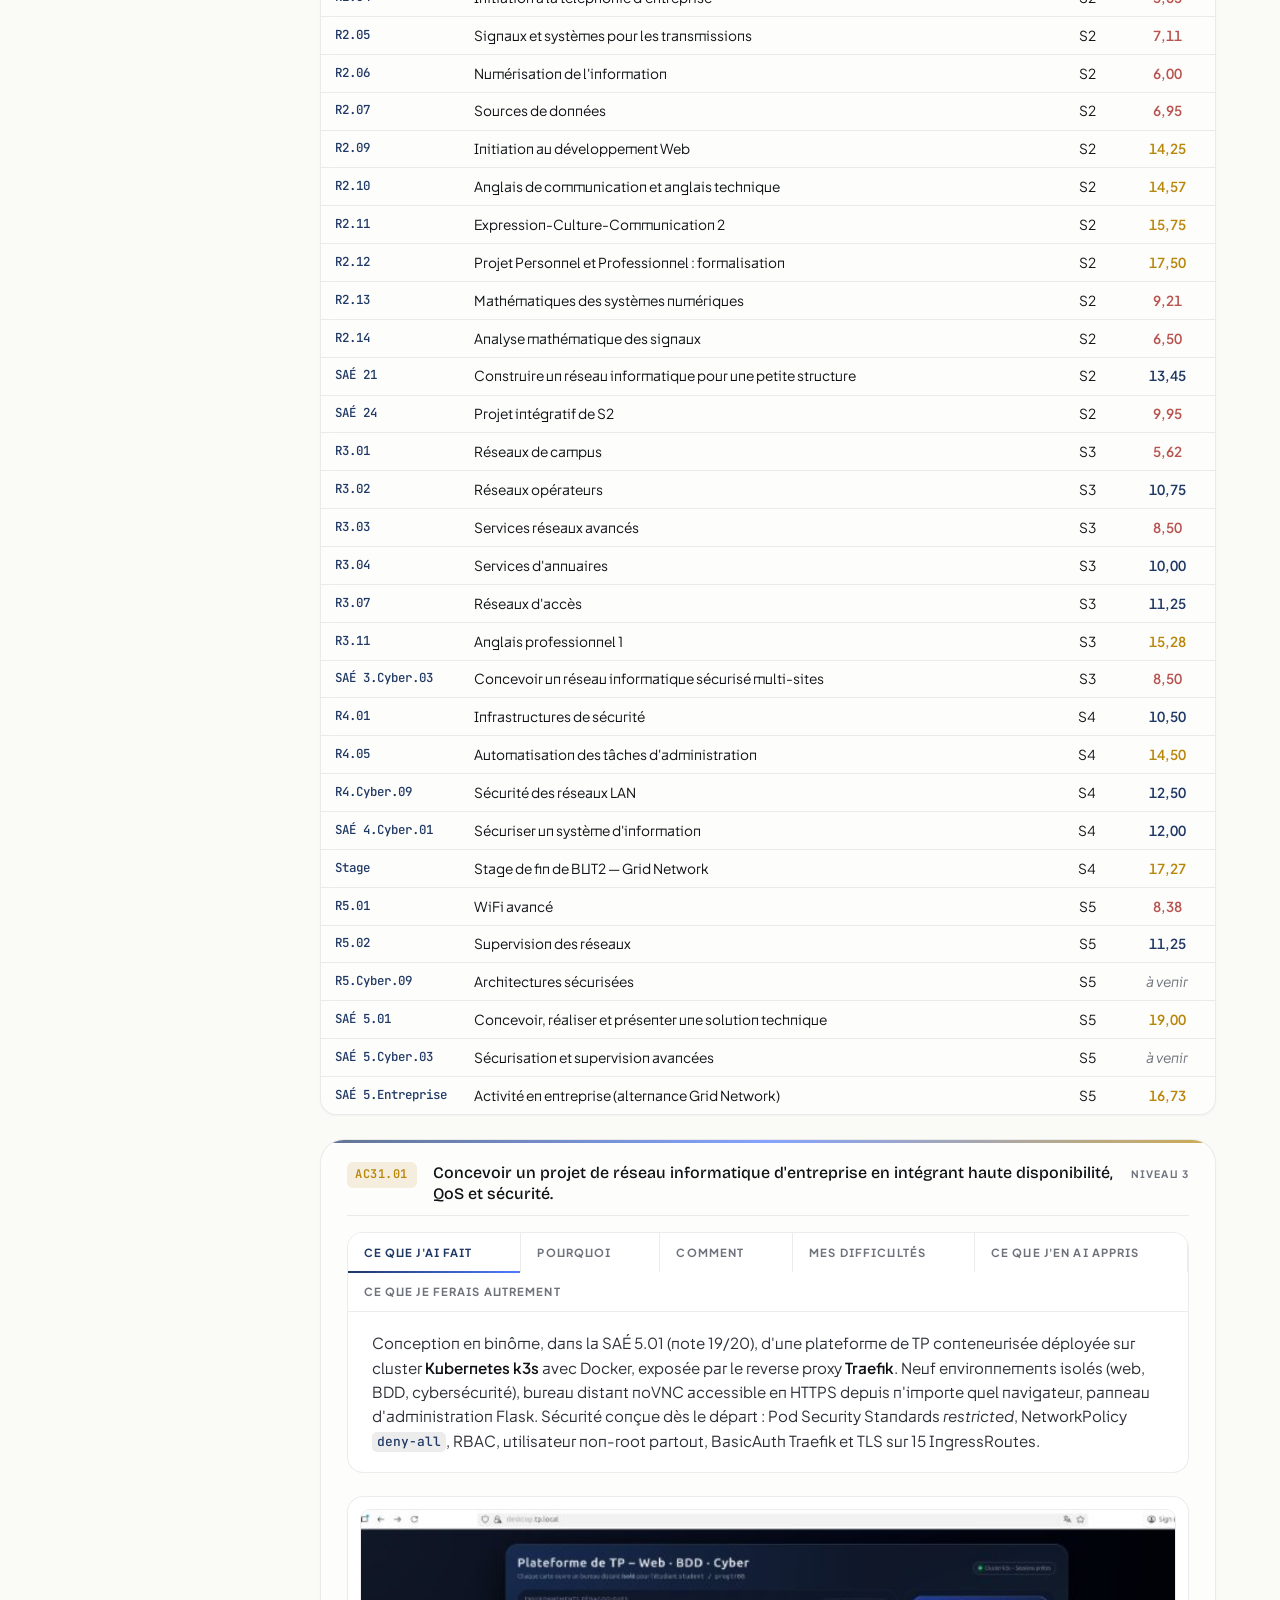
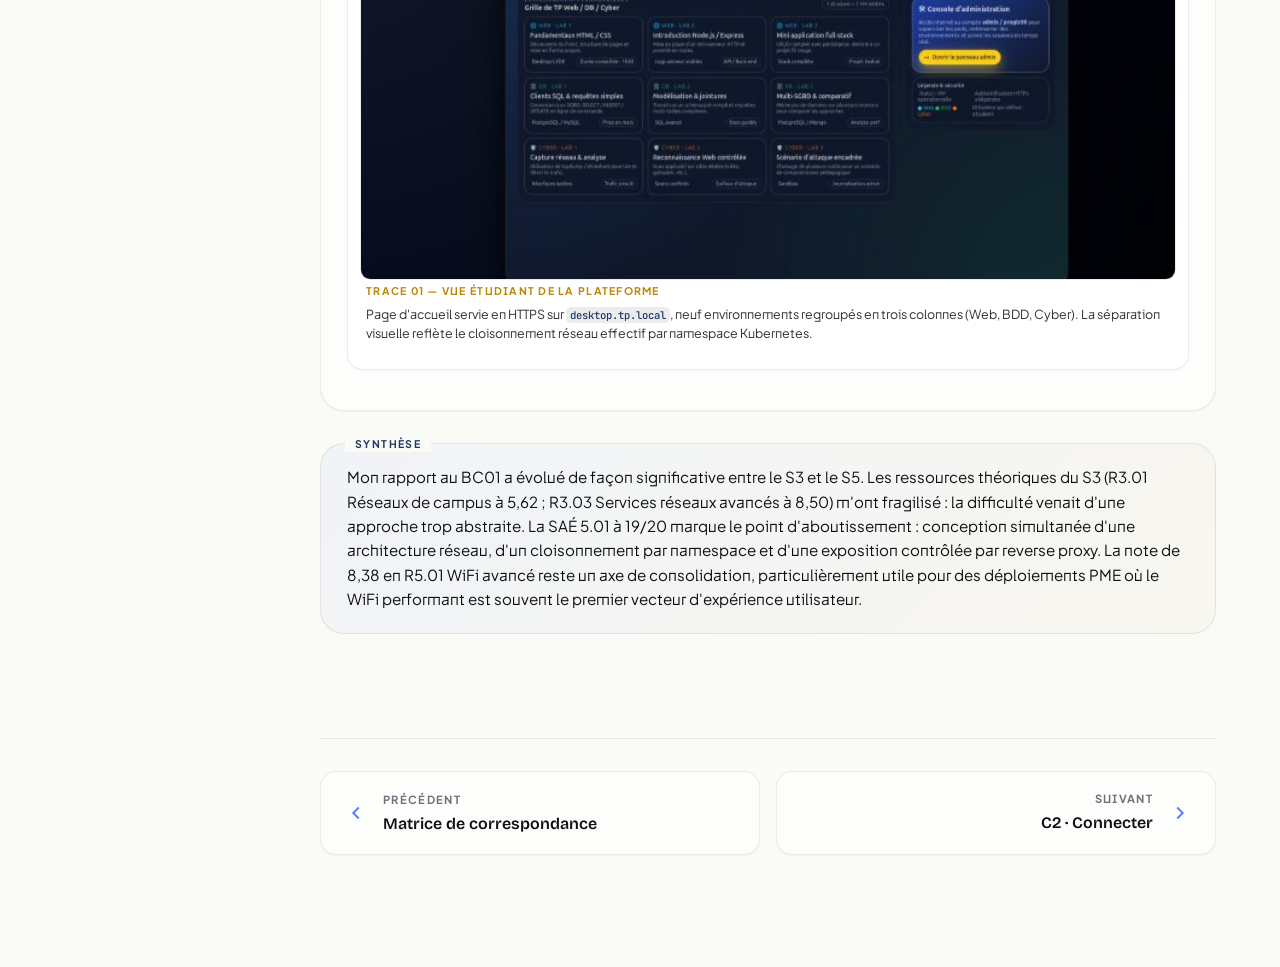
<file: c1.html>
<!DOCTYPE html>
<html lang="fr">
<head>
<meta charset="UTF-8" />
<meta name="viewport" content="width=device-width, initial-scale=1.0" />
<title>C1 — Administrer les réseaux — Portfolio Julien Hurtebize</title>
<meta name="description" content="Portfolio académique de Julien Hurtebize, BUT 3 R&T Cybersécurité — C1 — Administrer les réseaux" />
<link rel="preconnect" href="https://fonts.googleapis.com" />
<link rel="preconnect" href="https://fonts.gstatic.com" crossorigin />
<link href="https://fonts.googleapis.com/css2?family=Bricolage+Grotesque:opsz,wght@12..96,400;12..96,500;12..96,600&family=Plus+Jakarta+Sans:wght@400;500;600;700&family=JetBrains+Mono:wght@400;500;600&display=swap" rel="stylesheet" />
<link rel="stylesheet" href="styles.css" />
</head>
<body>
<div class="read-progress" aria-hidden="true"></div>

<div class="mobile-bar">
  <button class="menu-toggle" aria-label="Menu">
    <svg viewBox="0 0 24 24" fill="none" stroke="currentColor" stroke-width="2"><line x1="4" y1="6" x2="20" y2="6"/><line x1="4" y1="12" x2="20" y2="12"/><line x1="4" y1="18" x2="20" y2="18"/></svg>
  </button>
  <span class="mobile-bar-title">C1 — Administrer les réseaux</span>
  <span style="width:36px"></span>
</div>

<div class="layout">
<aside class="sidebar" aria-label="Sommaire">
  <div class="brand">
    <p class="brand-eyebrow">Portfolio</p>
    <h1 class="brand-name">Julien Hurtebize</h1>
  </div>
  <nav class="toc">
    <span class="toc-section-label">PRÉSENTATION</span>
    <a class="toc-item" href="index.html"><span>Accueil</span></a>
    <a class="toc-item" href="parcours.html"><span>Parcours</span></a>
    <a class="toc-item" href="referentiel.html"><span>Référentiel RNCP</span></a>
    <a class="toc-item" href="matrice.html"><span>Matrice de correspondance</span></a>
    <span class="toc-section-label">COMPÉTENCES CŒUR MÉTIER</span>
    <a class="toc-item is-active" href="c1.html"><span class="toc-code">C1</span><span>Administrer</span></a>
    <a class="toc-item" href="c2.html"><span class="toc-code">C2</span><span>Connecter</span></a>
    <a class="toc-item" href="c3.html"><span class="toc-code">C3</span><span>Créer outils</span></a>
    <a class="toc-item" href="c4.html"><span class="toc-code">C4</span><span>SI sécurisé</span></a>
    <a class="toc-item" href="c5.html"><span class="toc-code">C5</span><span>Surveiller</span></a>
    <span class="toc-section-label">AUTRES CHAPITRES</span>
    <a class="toc-item" href="transverses.html"><span>Compétences transverses</span></a>
    <a class="toc-item" href="avenir.html"><span>Projet professionnel</span></a>
    <a class="toc-item" href="annexes.html"><span>Annexes</span></a>
  </nav>
  <div class="sidebar-footer">
    <button class="sb-btn theme-toggle" aria-label="Thème">
      <svg viewBox="0 0 24 24" fill="none" stroke="currentColor" stroke-width="2"><circle cx="12" cy="12" r="4"/><line x1="12" y1="2" x2="12" y2="4"/><line x1="12" y1="20" x2="12" y2="22"/><line x1="4.93" y1="4.93" x2="6.34" y2="6.34"/><line x1="17.66" y1="17.66" x2="19.07" y2="19.07"/><line x1="2" y1="12" x2="4" y2="12"/><line x1="20" y1="12" x2="22" y2="12"/></svg>
      <span>Mode jour / nuit</span>
    </button>
    <button class="sb-btn print-button" aria-label="Imprimer">
      <svg viewBox="0 0 24 24" fill="none" stroke="currentColor" stroke-width="2"><polyline points="6 9 6 2 18 2 18 9"/><path d="M6 18H4a2 2 0 0 1-2-2v-5a2 2 0 0 1 2-2h16a2 2 0 0 1 2 2v5a2 2 0 0 1-2 2h-2"/><rect x="6" y="14" width="12" height="8"/></svg>
      <span>Imprimer / PDF</span>
    </button>
  </div>
</aside>

<main class="main">
<div class="app-bar">
  <div class="chapter-nav" role="group" aria-label="Navigation chapitres">
    <a class="cn-prev" href="matrice.html" aria-label="Chapitre précédent" title="Chapitre précédent">
      <svg viewBox="0 0 24 24" fill="none" stroke="currentColor" stroke-width="2"><polyline points="15 18 9 12 15 6"/></svg>
    </a>
    <span class="counter"><span class="cn-cur">5</span><span style="opacity:0.4">/</span><span class="cn-total">12</span></span>
    <a class="cn-next" href="c2.html" aria-label="Chapitre suivant" title="Chapitre suivant">
      <svg viewBox="0 0 24 24" fill="none" stroke="currentColor" stroke-width="2"><polyline points="9 18 15 12 9 6"/></svg>
    </a>
  </div>
  <div class="progress-strip" data-current="4" data-total="12"></div>
  <label class="app-search">
    <svg viewBox="0 0 24 24" fill="none" stroke="currentColor" stroke-width="2"><circle cx="11" cy="11" r="8"/><line x1="21" y1="21" x2="16.65" y2="16.65"/></svg>
    <input type="search" placeholder="Rechercher dans cette page…" aria-label="Rechercher" autocomplete="off" />
    <kbd>/</kbd>
  </label>
</div>
<section id="c1">
      <header class="section-header">
        <p class="section-numeral">Compétence 1 — bloc BC01</p>
        <h1 class="section-title">Administrer les <em>réseaux</em></h1>
        <p class="section-lede">Concevoir et déployer l'infrastructure réseau d'une organisation, du plan d'adressage jusqu'à la haute disponibilité et la sécurité.</p>
      </header>

      <div class="quote-rncp">
        <span class="quote-label">Référentiel — BC01</span>
        <p>Administrer les réseaux et l'Internet en choisissant les solutions adaptées, en respectant les principes de la sécurité informatique, en utilisant une approche rigoureuse pour la résolution des dysfonctionnements et en assurant une veille technologique.</p>
      </div>

      <div class="ac-prog">
        <h4>Progression sur les trois niveaux</h4>
        <ul>
          <li><span class="lvl">Niveau 1</span><span>AC11.01 — Maquetter un réseau pour une petite structure</span><span class="badge b-acquis">Acquis</span></li>
          <li><span class="lvl">Niveau 2</span><span>AC21.02 — Mettre en service un système de routage et de commutation</span><span class="badge b-acquis">Acquis</span></li>
          <li><span class="lvl">Niveau 3</span><span>AC31.01 — Concevoir un projet de réseau d'entreprise (haute dispo, QoS, sécurité)</span><span class="badge b-encours">En cours BUT3</span></li>
          <li><span class="lvl">Niveau 3</span><span>AC31.02 — Déployer et administrer un réseau d'entreprise</span><span class="badge b-acquis">Acquis</span></li>
          <li><span class="lvl">Niveau 3</span><span>AC31.03 — Documenter et gérer un projet de réseau</span><span class="badge b-acquis">Acquis</span></li>
        </ul>
      </div>

      <h2>Toutes les matières contributives</h2>
      <p>Liste exhaustive des <strong>46 ressources et SAÉ</strong> du parcours qui alimentent le bloc BC01, avec leurs notes officielles. Cette table constitue la preuve formelle de la contribution académique au bloc ; les apprentissages critiques de niveau 3 développés plus bas sont l'expression de cette accumulation.</p>
      <div class="table-wrap">
        <table class="matieres-bloc">
<thead><tr><th>Code</th><th>Intitulé</th><th>Sem.</th><th>Note</th></tr></thead><tbody>
<tr>
<td class="code-cell">R1.01</td>
<td>Initiation aux réseaux informatiques</td>
<td class="center">S1</td>
<td class="note-cell note-weak">7,60</td>
</tr>
<tr>
<td class="code-cell">R1.02</td>
<td>Principes et architecture des réseaux</td>
<td class="center">S1</td>
<td class="note-cell note-weak">8,80</td>
</tr>
<tr>
<td class="code-cell">R1.03</td>
<td>Réseaux locaux et équipements actifs</td>
<td class="center">S1</td>
<td class="note-cell note-weak">8,67</td>
</tr>
<tr>
<td class="code-cell">R1.04</td>
<td>Fondamentaux de l'électronique analogique</td>
<td class="center">S1</td>
<td class="note-cell note-weak">9,18</td>
</tr>
<tr>
<td class="code-cell">R1.06</td>
<td>Architecture des systèmes numériques et informatiques</td>
<td class="center">S1</td>
<td class="note-cell note-weak">7,00</td>
</tr>
<tr>
<td class="code-cell">R1.08</td>
<td>Bases des systèmes d'exploitation</td>
<td class="center">S1</td>
<td class="note-cell note-mid">13,70</td>
</tr>
<tr>
<td class="code-cell">R1.10</td>
<td>Anglais général de communication</td>
<td class="center">S1</td>
<td class="note-cell note-strong">14,30</td>
</tr>
<tr>
<td class="code-cell">R1.11</td>
<td>Expression-Culture-Communication 1</td>
<td class="center">S1</td>
<td class="note-cell note-strong">15,00</td>
</tr>
<tr>
<td class="code-cell">R1.12</td>
<td>Projet Personnel et Professionnel S1</td>
<td class="center">S1</td>
<td class="note-cell note-strong">14,00</td>
</tr>
<tr>
<td class="code-cell">R1.13</td>
<td>Mathématiques du signal</td>
<td class="center">S1</td>
<td class="note-cell note-mid">10,67</td>
</tr>
<tr>
<td class="code-cell">R1.14</td>
<td>Mathématiques des transmissions</td>
<td class="center">S1</td>
<td class="note-cell note-mid">12,50</td>
</tr>
<tr>
<td class="code-cell">R1.15</td>
<td>Gestion de projet</td>
<td class="center">S1</td>
<td class="note-cell note-mid">11,88</td>
</tr>
<tr>
<td class="code-cell">SAÉ 12</td>
<td>S'initier aux réseaux informatiques</td>
<td class="center">S1</td>
<td class="note-cell note-strong">17,67</td>
</tr>
<tr>
<td class="code-cell">R2.01</td>
<td>Technologie de l'Internet</td>
<td class="center">S2</td>
<td class="note-cell note-strong">15,75</td>
</tr>
<tr>
<td class="code-cell">R2.02</td>
<td>Administration système</td>
<td class="center">S2</td>
<td class="note-cell note-mid">11,12</td>
</tr>
<tr>
<td class="code-cell">R2.03</td>
<td>Bases des services réseaux</td>
<td class="center">S2</td>
<td class="note-cell note-mid">10,00</td>
</tr>
<tr>
<td class="code-cell">R2.04</td>
<td>Initiation à la téléphonie d'entreprise</td>
<td class="center">S2</td>
<td class="note-cell note-weak">5,65</td>
</tr>
<tr>
<td class="code-cell">R2.05</td>
<td>Signaux et systèmes pour les transmissions</td>
<td class="center">S2</td>
<td class="note-cell note-weak">7,11</td>
</tr>
<tr>
<td class="code-cell">R2.06</td>
<td>Numérisation de l'information</td>
<td class="center">S2</td>
<td class="note-cell note-weak">6,00</td>
</tr>
<tr>
<td class="code-cell">R2.07</td>
<td>Sources de données</td>
<td class="center">S2</td>
<td class="note-cell note-weak">6,95</td>
</tr>
<tr>
<td class="code-cell">R2.09</td>
<td>Initiation au développement Web</td>
<td class="center">S2</td>
<td class="note-cell note-strong">14,25</td>
</tr>
<tr>
<td class="code-cell">R2.10</td>
<td>Anglais de communication et anglais technique</td>
<td class="center">S2</td>
<td class="note-cell note-strong">14,57</td>
</tr>
<tr>
<td class="code-cell">R2.11</td>
<td>Expression-Culture-Communication 2</td>
<td class="center">S2</td>
<td class="note-cell note-strong">15,75</td>
</tr>
<tr>
<td class="code-cell">R2.12</td>
<td>Projet Personnel et Professionnel : formalisation</td>
<td class="center">S2</td>
<td class="note-cell note-strong">17,50</td>
</tr>
<tr>
<td class="code-cell">R2.13</td>
<td>Mathématiques des systèmes numériques</td>
<td class="center">S2</td>
<td class="note-cell note-weak">9,21</td>
</tr>
<tr>
<td class="code-cell">R2.14</td>
<td>Analyse mathématique des signaux</td>
<td class="center">S2</td>
<td class="note-cell note-weak">6,50</td>
</tr>
<tr>
<td class="code-cell">SAÉ 21</td>
<td>Construire un réseau informatique pour une petite structure</td>
<td class="center">S2</td>
<td class="note-cell note-mid">13,45</td>
</tr>
<tr>
<td class="code-cell">SAÉ 24</td>
<td>Projet intégratif de S2</td>
<td class="center">S2</td>
<td class="note-cell note-weak">9,95</td>
</tr>
<tr>
<td class="code-cell">R3.01</td>
<td>Réseaux de campus</td>
<td class="center">S3</td>
<td class="note-cell note-weak">5,62</td>
</tr>
<tr>
<td class="code-cell">R3.02</td>
<td>Réseaux opérateurs</td>
<td class="center">S3</td>
<td class="note-cell note-mid">10,75</td>
</tr>
<tr>
<td class="code-cell">R3.03</td>
<td>Services réseaux avancés</td>
<td class="center">S3</td>
<td class="note-cell note-weak">8,50</td>
</tr>
<tr>
<td class="code-cell">R3.04</td>
<td>Services d'annuaires</td>
<td class="center">S3</td>
<td class="note-cell note-mid">10,00</td>
</tr>
<tr>
<td class="code-cell">R3.07</td>
<td>Réseaux d'accès</td>
<td class="center">S3</td>
<td class="note-cell note-mid">11,25</td>
</tr>
<tr>
<td class="code-cell">R3.11</td>
<td>Anglais professionnel 1</td>
<td class="center">S3</td>
<td class="note-cell note-strong">15,28</td>
</tr>
<tr>
<td class="code-cell">SAÉ 3.Cyber.03</td>
<td>Concevoir un réseau informatique sécurisé multi-sites</td>
<td class="center">S3</td>
<td class="note-cell note-weak">8,50</td>
</tr>
<tr>
<td class="code-cell">R4.01</td>
<td>Infrastructures de sécurité</td>
<td class="center">S4</td>
<td class="note-cell note-mid">10,50</td>
</tr>
<tr>
<td class="code-cell">R4.05</td>
<td>Automatisation des tâches d'administration</td>
<td class="center">S4</td>
<td class="note-cell note-strong">14,50</td>
</tr>
<tr>
<td class="code-cell">R4.Cyber.09</td>
<td>Sécurité des réseaux LAN</td>
<td class="center">S4</td>
<td class="note-cell note-mid">12,50</td>
</tr>
<tr>
<td class="code-cell">SAÉ 4.Cyber.01</td>
<td>Sécuriser un système d'information</td>
<td class="center">S4</td>
<td class="note-cell note-mid">12,00</td>
</tr>
<tr>
<td class="code-cell">Stage</td>
<td>Stage de fin de BUT2 — Grid Network</td>
<td class="center">S4</td>
<td class="note-cell note-strong">17,27</td>
</tr>
<tr>
<td class="code-cell">R5.01</td>
<td>WiFi avancé</td>
<td class="center">S5</td>
<td class="note-cell note-weak">8,38</td>
</tr>
<tr>
<td class="code-cell">R5.02</td>
<td>Supervision des réseaux</td>
<td class="center">S5</td>
<td class="note-cell note-mid">11,25</td>
</tr>
<tr>
<td class="code-cell">R5.Cyber.09</td>
<td>Architectures sécurisées</td>
<td class="center">S5</td>
<td class="note-cell note-pending">à venir</td>
</tr>
<tr>
<td class="code-cell">SAÉ 5.01</td>
<td>Concevoir, réaliser et présenter une solution technique</td>
<td class="center">S5</td>
<td class="note-cell note-strong">19,00</td>
</tr>
<tr>
<td class="code-cell">SAÉ 5.Cyber.03</td>
<td>Sécurisation et supervision avancées</td>
<td class="center">S5</td>
<td class="note-cell note-pending">à venir</td>
</tr>
<tr>
<td class="code-cell">SAÉ 5.Entreprise</td>
<td>Activité en entreprise (alternance Grid Network)</td>
<td class="center">S5</td>
<td class="note-cell note-strong">16,73</td>
</tr>
</tbody>
        </table>
      </div>


      <article class="ac-card">
        <header class="ac-header">
          <span class="ac-code">AC31.01</span>
          <p class="ac-title">Concevoir un projet de réseau informatique d'entreprise en intégrant haute disponibilité, QoS et sécurité.</p>
          <span class="ac-level">Niveau 3</span>
        </header>
        <dl class="six-q">
          <div><dt>Ce que j'ai fait</dt><dd>Conception en binôme, dans la SAÉ 5.01 (note 19/20), d'une plateforme de TP conteneurisée déployée sur cluster <strong>Kubernetes k3s</strong> avec Docker, exposée par le reverse proxy <strong>Traefik</strong>. Neuf environnements isolés (web, BDD, cybersécurité), bureau distant noVNC accessible en HTTPS depuis n'importe quel navigateur, panneau d'administration Flask. Sécurité conçue dès le départ : Pod Security Standards <em>restricted</em>, NetworkPolicy <code>deny-all</code>, RBAC, utilisateur non-root partout, BasicAuth Traefik et TLS sur 15 IngressRoutes.</dd></div>
          <div><dt>Pourquoi</dt><dd>L'IUT cherchait à uniformiser l'environnement des TP : les étudiants perdaient du temps à installer localement les outils, et certains TP n'étaient pas reproductibles d'un poste à l'autre. La plateforme devait permettre à un enseignant de provisionner un environnement identique pour tous, accessible en HTTPS, avec restauration en un clic. La haute disponibilité applicative et la sécurité par cloisonnement n'étaient pas des options.</dd></div>
          <div><dt>Comment</dt><dd>Cadrage formalisé avec l'enseignant porteur, choix d'architecture argumentés (k3s pour la légèreté, Traefik pour les middlewares), trois familles d'images Docker. Industrialisation : registry privée, manifests Kubernetes versionnés sous Git, namespaces isolés avec quotas. Documentation technique de 86 pages couvrant architecture, déploiement et maintenance.</dd></div>
          <div><dt>Mes difficultés</dt><dd>Trois principales. La courbe d'apprentissage de Kubernetes (Service vs Deployment vs StatefulSet vs Ingress vs NetworkPolicy demande du temps). L'exposition WebSocket via Traefik pour noVNC, qui a nécessité d'analyser les en-têtes HTTP et de configurer correctement les middlewares. L'équilibre entre cloisonnement et fonctionnalité sur les NetworkPolicy : trop strictes, elles cassent tout ; trop permissives, elles n'ont plus d'intérêt.</dd></div>
          <div><dt>Ce que j'en ai appris</dt><dd>Une architecture sécurisée ne se rajoute pas après coup : la sécurité par défaut est un choix d'architecture initiale. La documentation est une compétence technique à part entière, sans laquelle un projet meurt avec ses auteurs. Et l'observabilité (logs, métriques, panneau d'admin) doit se concevoir en parallèle du déploiement, pas après.</dd></div>
          <div><dt>Ce que je ferais autrement</dt><dd>Mettre en place un GitOps réel (ArgoCD ou Flux) plutôt que des <code>kubectl apply</code> manuels. Industrialiser la build des images via une CI plutôt que par construction locale. Ajouter un système de quotas par utilisateur dans le panneau d'admin pour empêcher la monopolisation d'environnements.</dd></div>
        </dl>
        <div class="trace">
          <figure>
            <img src="images/trace-tp-platform.png" alt="Vue étudiant de la plateforme TP" />
            <figcaption><strong>Trace 01 — Vue étudiant de la plateforme</strong>Page d'accueil servie en HTTPS sur <code>desktop.tp.local</code>, neuf environnements regroupés en trois colonnes (Web, BDD, Cyber). La séparation visuelle reflète le cloisonnement réseau effectif par namespace Kubernetes.</figcaption>
          </figure>
        </div>
      </article>

      <div class="synthesis">
        <p>Mon rapport au BC01 a évolué de façon significative entre le S3 et le S5. Les ressources théoriques du S3 (R3.01 Réseaux de campus à 5,62 ; R3.03 Services réseaux avancés à 8,50) m'ont fragilisé : la difficulté venait d'une approche trop abstraite. La SAÉ 5.01 à 19/20 marque le point d'aboutissement : conception simultanée d'une architecture réseau, d'un cloisonnement par namespace et d'une exposition contrôlée par reverse proxy. La note de 8,38 en R5.01 WiFi avancé reste un axe de consolidation, particulièrement utile pour des déploiements PME où le WiFi performant est souvent le premier vecteur d'expérience utilisateur.</p>
      </div>
    </section>
<nav class="pagenav" aria-label="Navigation entre chapitres">
  <a class="pagenav-link pagenav-prev" href="matrice.html">
    <svg viewBox="0 0 24 24" fill="none" stroke="currentColor" stroke-width="2"><polyline points="15 18 9 12 15 6"/></svg>
    <span>
      <span class="pagenav-label">Précédent</span>
      <span class="pagenav-title">Matrice de correspondance</span>
    </span>
  </a>
  <a class="pagenav-link pagenav-next" href="c2.html">
    <span>
      <span class="pagenav-label">Suivant</span>
      <span class="pagenav-title">C2 · Connecter</span>
    </span>
    <svg viewBox="0 0 24 24" fill="none" stroke="currentColor" stroke-width="2"><polyline points="9 18 15 12 9 6"/></svg>
  </a>
</nav>
</main>
</div>

<script src="script.js"></script>
</body>
</html>
</file>
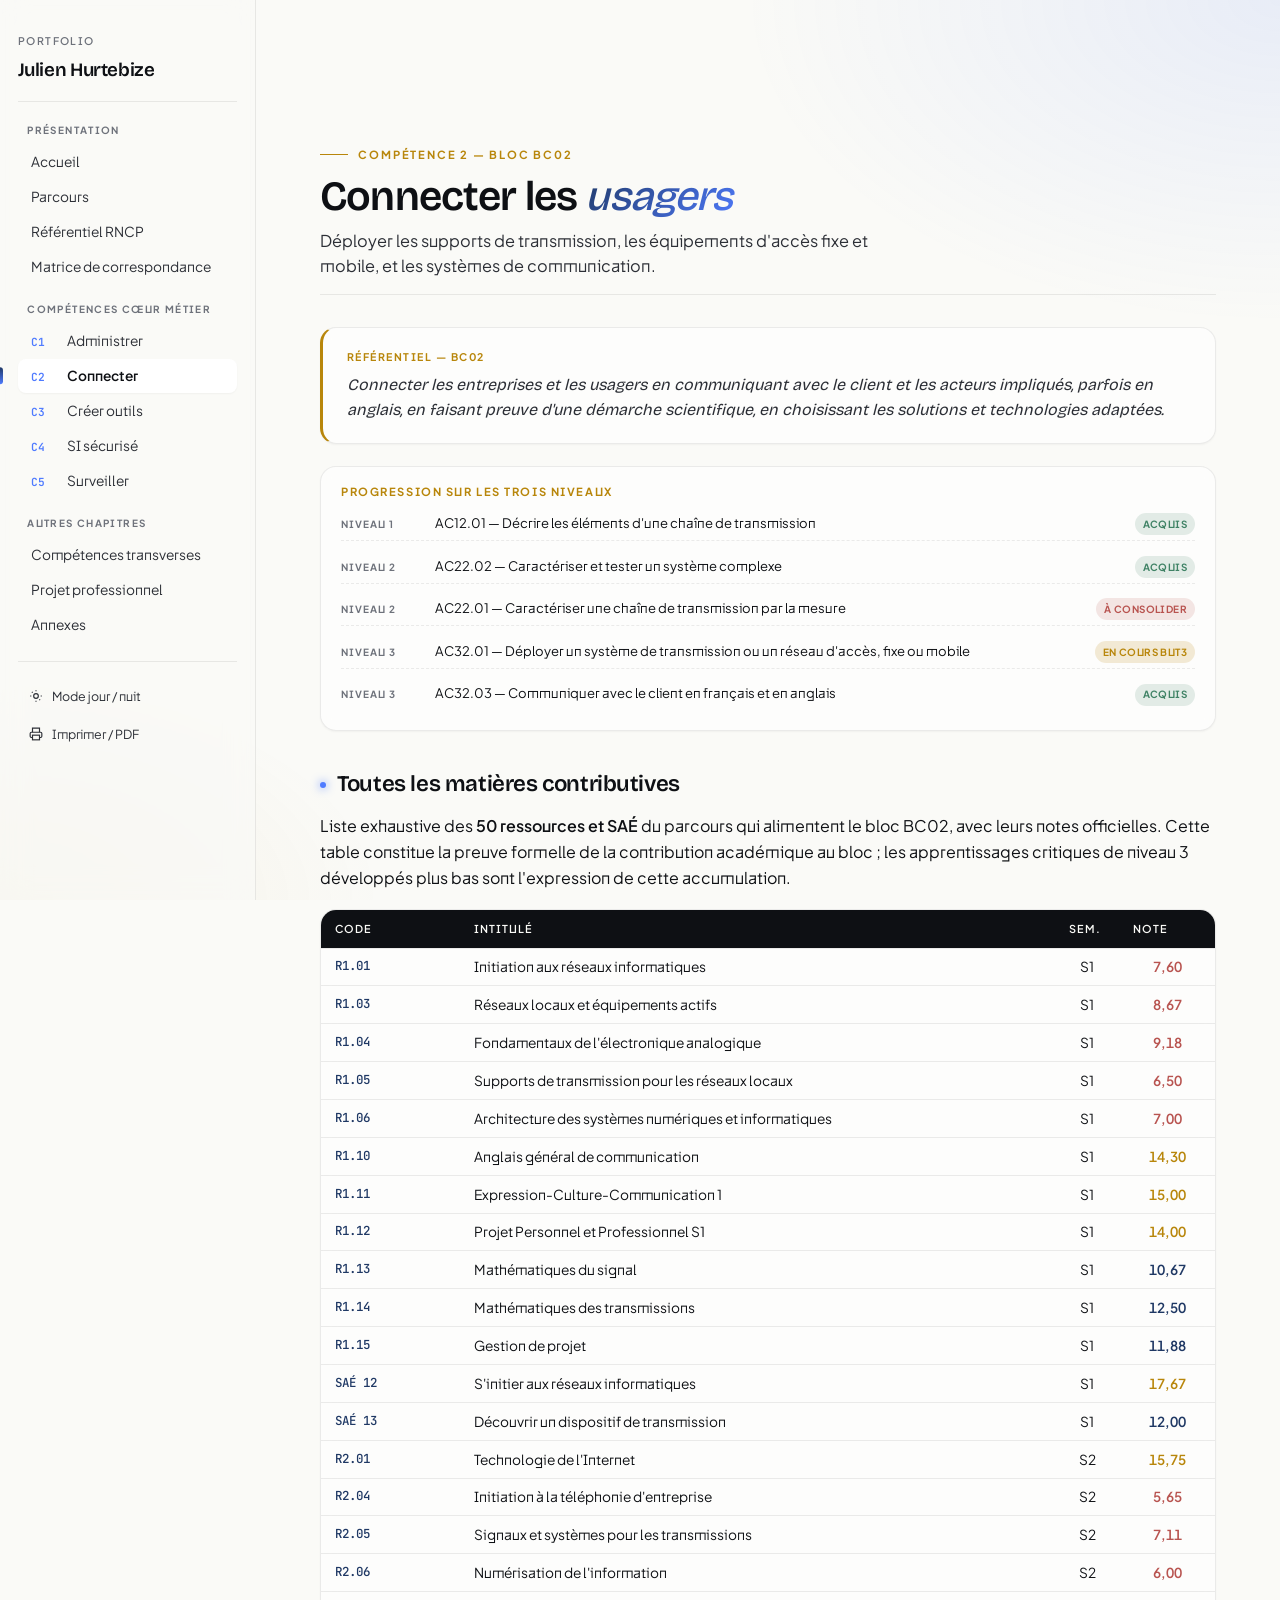
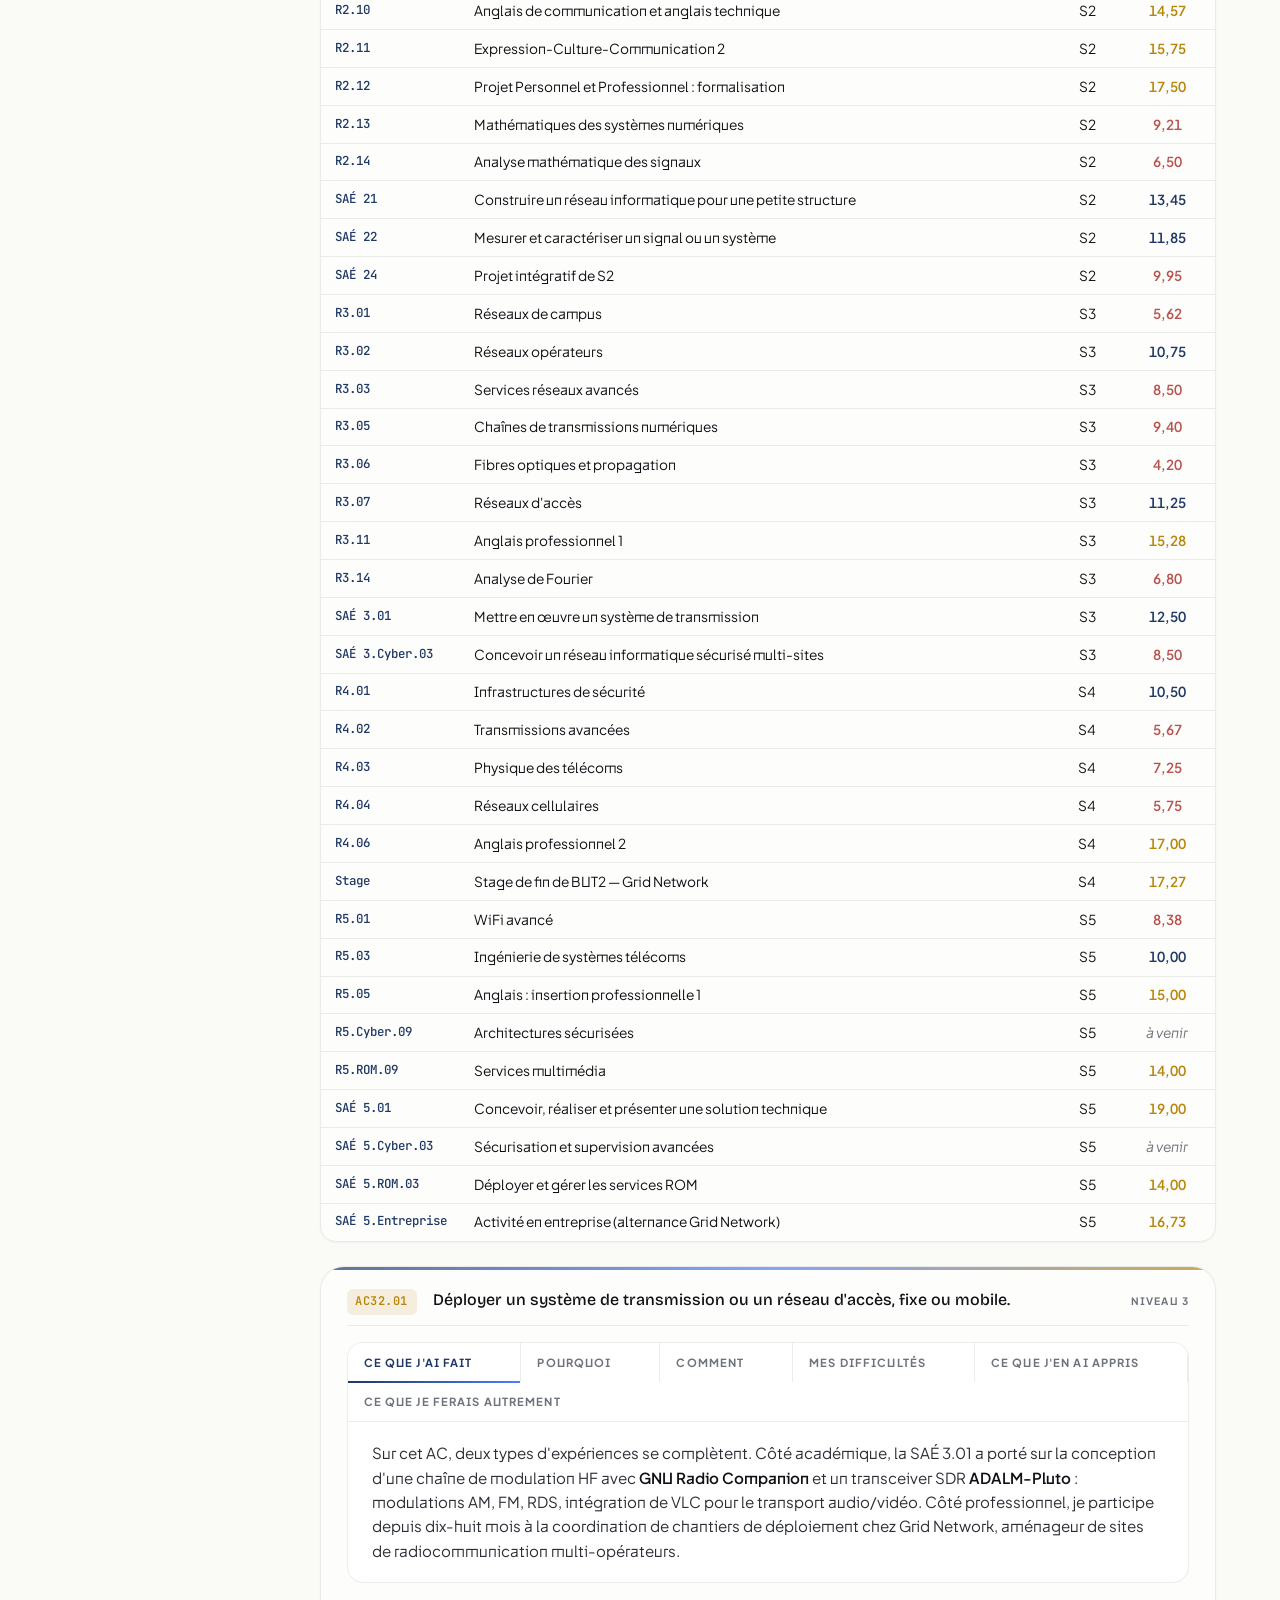
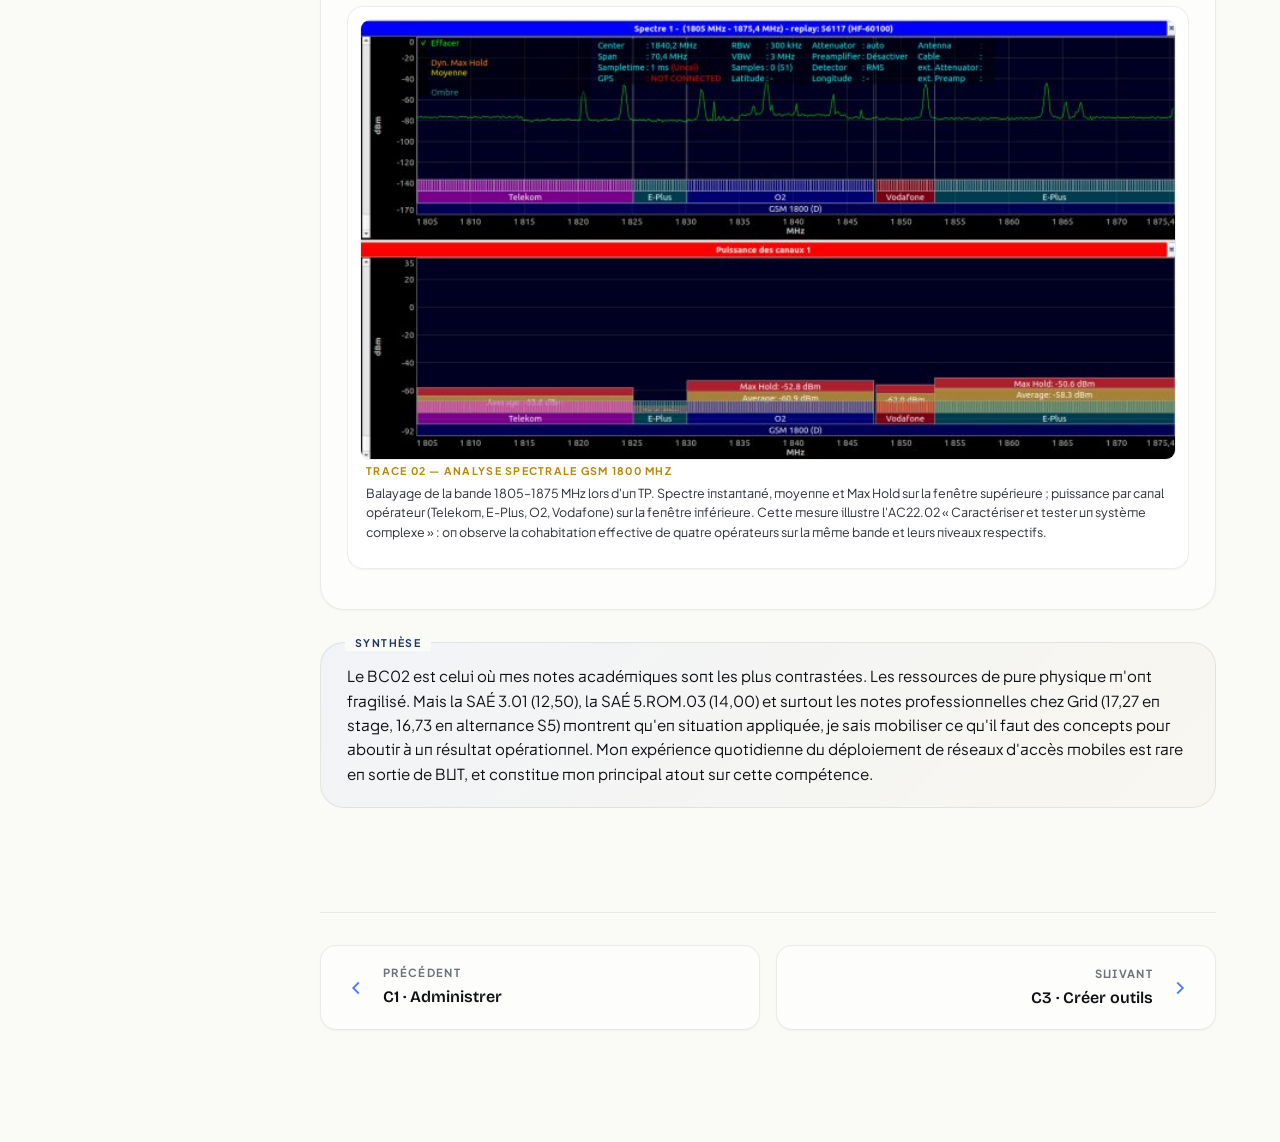
<file: c2.html>
<!DOCTYPE html>
<html lang="fr">
<head>
<meta charset="UTF-8" />
<meta name="viewport" content="width=device-width, initial-scale=1.0" />
<title>C2 — Connecter les usagers — Portfolio Julien Hurtebize</title>
<meta name="description" content="Portfolio académique de Julien Hurtebize, BUT 3 R&T Cybersécurité — C2 — Connecter les usagers" />
<link rel="preconnect" href="https://fonts.googleapis.com" />
<link rel="preconnect" href="https://fonts.gstatic.com" crossorigin />
<link href="https://fonts.googleapis.com/css2?family=Bricolage+Grotesque:opsz,wght@12..96,400;12..96,500;12..96,600&family=Plus+Jakarta+Sans:wght@400;500;600;700&family=JetBrains+Mono:wght@400;500;600&display=swap" rel="stylesheet" />
<link rel="stylesheet" href="styles.css" />
</head>
<body>
<div class="read-progress" aria-hidden="true"></div>

<div class="mobile-bar">
  <button class="menu-toggle" aria-label="Menu">
    <svg viewBox="0 0 24 24" fill="none" stroke="currentColor" stroke-width="2"><line x1="4" y1="6" x2="20" y2="6"/><line x1="4" y1="12" x2="20" y2="12"/><line x1="4" y1="18" x2="20" y2="18"/></svg>
  </button>
  <span class="mobile-bar-title">C2 — Connecter les usagers</span>
  <span style="width:36px"></span>
</div>

<div class="layout">
<aside class="sidebar" aria-label="Sommaire">
  <div class="brand">
    <p class="brand-eyebrow">Portfolio</p>
    <h1 class="brand-name">Julien Hurtebize</h1>
  </div>
  <nav class="toc">
    <span class="toc-section-label">PRÉSENTATION</span>
    <a class="toc-item" href="index.html"><span>Accueil</span></a>
    <a class="toc-item" href="parcours.html"><span>Parcours</span></a>
    <a class="toc-item" href="referentiel.html"><span>Référentiel RNCP</span></a>
    <a class="toc-item" href="matrice.html"><span>Matrice de correspondance</span></a>
    <span class="toc-section-label">COMPÉTENCES CŒUR MÉTIER</span>
    <a class="toc-item" href="c1.html"><span class="toc-code">C1</span><span>Administrer</span></a>
    <a class="toc-item is-active" href="c2.html"><span class="toc-code">C2</span><span>Connecter</span></a>
    <a class="toc-item" href="c3.html"><span class="toc-code">C3</span><span>Créer outils</span></a>
    <a class="toc-item" href="c4.html"><span class="toc-code">C4</span><span>SI sécurisé</span></a>
    <a class="toc-item" href="c5.html"><span class="toc-code">C5</span><span>Surveiller</span></a>
    <span class="toc-section-label">AUTRES CHAPITRES</span>
    <a class="toc-item" href="transverses.html"><span>Compétences transverses</span></a>
    <a class="toc-item" href="avenir.html"><span>Projet professionnel</span></a>
    <a class="toc-item" href="annexes.html"><span>Annexes</span></a>
  </nav>
  <div class="sidebar-footer">
    <button class="sb-btn theme-toggle" aria-label="Thème">
      <svg viewBox="0 0 24 24" fill="none" stroke="currentColor" stroke-width="2"><circle cx="12" cy="12" r="4"/><line x1="12" y1="2" x2="12" y2="4"/><line x1="12" y1="20" x2="12" y2="22"/><line x1="4.93" y1="4.93" x2="6.34" y2="6.34"/><line x1="17.66" y1="17.66" x2="19.07" y2="19.07"/><line x1="2" y1="12" x2="4" y2="12"/><line x1="20" y1="12" x2="22" y2="12"/></svg>
      <span>Mode jour / nuit</span>
    </button>
    <button class="sb-btn print-button" aria-label="Imprimer">
      <svg viewBox="0 0 24 24" fill="none" stroke="currentColor" stroke-width="2"><polyline points="6 9 6 2 18 2 18 9"/><path d="M6 18H4a2 2 0 0 1-2-2v-5a2 2 0 0 1 2-2h16a2 2 0 0 1 2 2v5a2 2 0 0 1-2 2h-2"/><rect x="6" y="14" width="12" height="8"/></svg>
      <span>Imprimer / PDF</span>
    </button>
  </div>
</aside>

<main class="main">
<div class="app-bar">
  <div class="chapter-nav" role="group" aria-label="Navigation chapitres">
    <a class="cn-prev" href="c1.html" aria-label="Chapitre précédent" title="Chapitre précédent">
      <svg viewBox="0 0 24 24" fill="none" stroke="currentColor" stroke-width="2"><polyline points="15 18 9 12 15 6"/></svg>
    </a>
    <span class="counter"><span class="cn-cur">6</span><span style="opacity:0.4">/</span><span class="cn-total">12</span></span>
    <a class="cn-next" href="c3.html" aria-label="Chapitre suivant" title="Chapitre suivant">
      <svg viewBox="0 0 24 24" fill="none" stroke="currentColor" stroke-width="2"><polyline points="9 18 15 12 9 6"/></svg>
    </a>
  </div>
  <div class="progress-strip" data-current="5" data-total="12"></div>
  <label class="app-search">
    <svg viewBox="0 0 24 24" fill="none" stroke="currentColor" stroke-width="2"><circle cx="11" cy="11" r="8"/><line x1="21" y1="21" x2="16.65" y2="16.65"/></svg>
    <input type="search" placeholder="Rechercher dans cette page…" aria-label="Rechercher" autocomplete="off" />
    <kbd>/</kbd>
  </label>
</div>
<section id="c2">
      <header class="section-header">
        <p class="section-numeral">Compétence 2 — bloc BC02</p>
        <h1 class="section-title">Connecter les <em>usagers</em></h1>
        <p class="section-lede">Déployer les supports de transmission, les équipements d'accès fixe et mobile, et les systèmes de communication.</p>
      </header>

      <div class="quote-rncp">
        <span class="quote-label">Référentiel — BC02</span>
        <p>Connecter les entreprises et les usagers en communiquant avec le client et les acteurs impliqués, parfois en anglais, en faisant preuve d'une démarche scientifique, en choisissant les solutions et technologies adaptées.</p>
      </div>

      <div class="ac-prog">
        <h4>Progression sur les trois niveaux</h4>
        <ul>
          <li><span class="lvl">Niveau 1</span><span>AC12.01 — Décrire les éléments d'une chaîne de transmission</span><span class="badge b-acquis">Acquis</span></li>
          <li><span class="lvl">Niveau 2</span><span>AC22.02 — Caractériser et tester un système complexe</span><span class="badge b-acquis">Acquis</span></li>
          <li><span class="lvl">Niveau 2</span><span>AC22.01 — Caractériser une chaîne de transmission par la mesure</span><span class="badge b-acons">À consolider</span></li>
          <li><span class="lvl">Niveau 3</span><span>AC32.01 — Déployer un système de transmission ou un réseau d'accès, fixe ou mobile</span><span class="badge b-encours">En cours BUT3</span></li>
          <li><span class="lvl">Niveau 3</span><span>AC32.03 — Communiquer avec le client en français et en anglais</span><span class="badge b-acquis">Acquis</span></li>
        </ul>
      </div>

      <h2>Toutes les matières contributives</h2>
      <p>Liste exhaustive des <strong>50 ressources et SAÉ</strong> du parcours qui alimentent le bloc BC02, avec leurs notes officielles. Cette table constitue la preuve formelle de la contribution académique au bloc ; les apprentissages critiques de niveau 3 développés plus bas sont l'expression de cette accumulation.</p>
      <div class="table-wrap">
        <table class="matieres-bloc">
<thead><tr><th>Code</th><th>Intitulé</th><th>Sem.</th><th>Note</th></tr></thead><tbody>
<tr>
<td class="code-cell">R1.01</td>
<td>Initiation aux réseaux informatiques</td>
<td class="center">S1</td>
<td class="note-cell note-weak">7,60</td>
</tr>
<tr>
<td class="code-cell">R1.03</td>
<td>Réseaux locaux et équipements actifs</td>
<td class="center">S1</td>
<td class="note-cell note-weak">8,67</td>
</tr>
<tr>
<td class="code-cell">R1.04</td>
<td>Fondamentaux de l'électronique analogique</td>
<td class="center">S1</td>
<td class="note-cell note-weak">9,18</td>
</tr>
<tr>
<td class="code-cell">R1.05</td>
<td>Supports de transmission pour les réseaux locaux</td>
<td class="center">S1</td>
<td class="note-cell note-weak">6,50</td>
</tr>
<tr>
<td class="code-cell">R1.06</td>
<td>Architecture des systèmes numériques et informatiques</td>
<td class="center">S1</td>
<td class="note-cell note-weak">7,00</td>
</tr>
<tr>
<td class="code-cell">R1.10</td>
<td>Anglais général de communication</td>
<td class="center">S1</td>
<td class="note-cell note-strong">14,30</td>
</tr>
<tr>
<td class="code-cell">R1.11</td>
<td>Expression-Culture-Communication 1</td>
<td class="center">S1</td>
<td class="note-cell note-strong">15,00</td>
</tr>
<tr>
<td class="code-cell">R1.12</td>
<td>Projet Personnel et Professionnel S1</td>
<td class="center">S1</td>
<td class="note-cell note-strong">14,00</td>
</tr>
<tr>
<td class="code-cell">R1.13</td>
<td>Mathématiques du signal</td>
<td class="center">S1</td>
<td class="note-cell note-mid">10,67</td>
</tr>
<tr>
<td class="code-cell">R1.14</td>
<td>Mathématiques des transmissions</td>
<td class="center">S1</td>
<td class="note-cell note-mid">12,50</td>
</tr>
<tr>
<td class="code-cell">R1.15</td>
<td>Gestion de projet</td>
<td class="center">S1</td>
<td class="note-cell note-mid">11,88</td>
</tr>
<tr>
<td class="code-cell">SAÉ 12</td>
<td>S'initier aux réseaux informatiques</td>
<td class="center">S1</td>
<td class="note-cell note-strong">17,67</td>
</tr>
<tr>
<td class="code-cell">SAÉ 13</td>
<td>Découvrir un dispositif de transmission</td>
<td class="center">S1</td>
<td class="note-cell note-mid">12,00</td>
</tr>
<tr>
<td class="code-cell">R2.01</td>
<td>Technologie de l'Internet</td>
<td class="center">S2</td>
<td class="note-cell note-strong">15,75</td>
</tr>
<tr>
<td class="code-cell">R2.04</td>
<td>Initiation à la téléphonie d'entreprise</td>
<td class="center">S2</td>
<td class="note-cell note-weak">5,65</td>
</tr>
<tr>
<td class="code-cell">R2.05</td>
<td>Signaux et systèmes pour les transmissions</td>
<td class="center">S2</td>
<td class="note-cell note-weak">7,11</td>
</tr>
<tr>
<td class="code-cell">R2.06</td>
<td>Numérisation de l'information</td>
<td class="center">S2</td>
<td class="note-cell note-weak">6,00</td>
</tr>
<tr>
<td class="code-cell">R2.10</td>
<td>Anglais de communication et anglais technique</td>
<td class="center">S2</td>
<td class="note-cell note-strong">14,57</td>
</tr>
<tr>
<td class="code-cell">R2.11</td>
<td>Expression-Culture-Communication 2</td>
<td class="center">S2</td>
<td class="note-cell note-strong">15,75</td>
</tr>
<tr>
<td class="code-cell">R2.12</td>
<td>Projet Personnel et Professionnel : formalisation</td>
<td class="center">S2</td>
<td class="note-cell note-strong">17,50</td>
</tr>
<tr>
<td class="code-cell">R2.13</td>
<td>Mathématiques des systèmes numériques</td>
<td class="center">S2</td>
<td class="note-cell note-weak">9,21</td>
</tr>
<tr>
<td class="code-cell">R2.14</td>
<td>Analyse mathématique des signaux</td>
<td class="center">S2</td>
<td class="note-cell note-weak">6,50</td>
</tr>
<tr>
<td class="code-cell">SAÉ 21</td>
<td>Construire un réseau informatique pour une petite structure</td>
<td class="center">S2</td>
<td class="note-cell note-mid">13,45</td>
</tr>
<tr>
<td class="code-cell">SAÉ 22</td>
<td>Mesurer et caractériser un signal ou un système</td>
<td class="center">S2</td>
<td class="note-cell note-mid">11,85</td>
</tr>
<tr>
<td class="code-cell">SAÉ 24</td>
<td>Projet intégratif de S2</td>
<td class="center">S2</td>
<td class="note-cell note-weak">9,95</td>
</tr>
<tr>
<td class="code-cell">R3.01</td>
<td>Réseaux de campus</td>
<td class="center">S3</td>
<td class="note-cell note-weak">5,62</td>
</tr>
<tr>
<td class="code-cell">R3.02</td>
<td>Réseaux opérateurs</td>
<td class="center">S3</td>
<td class="note-cell note-mid">10,75</td>
</tr>
<tr>
<td class="code-cell">R3.03</td>
<td>Services réseaux avancés</td>
<td class="center">S3</td>
<td class="note-cell note-weak">8,50</td>
</tr>
<tr>
<td class="code-cell">R3.05</td>
<td>Chaînes de transmissions numériques</td>
<td class="center">S3</td>
<td class="note-cell note-weak">9,40</td>
</tr>
<tr>
<td class="code-cell">R3.06</td>
<td>Fibres optiques et propagation</td>
<td class="center">S3</td>
<td class="note-cell note-weak">4,20</td>
</tr>
<tr>
<td class="code-cell">R3.07</td>
<td>Réseaux d'accès</td>
<td class="center">S3</td>
<td class="note-cell note-mid">11,25</td>
</tr>
<tr>
<td class="code-cell">R3.11</td>
<td>Anglais professionnel 1</td>
<td class="center">S3</td>
<td class="note-cell note-strong">15,28</td>
</tr>
<tr>
<td class="code-cell">R3.14</td>
<td>Analyse de Fourier</td>
<td class="center">S3</td>
<td class="note-cell note-weak">6,80</td>
</tr>
<tr>
<td class="code-cell">SAÉ 3.01</td>
<td>Mettre en œuvre un système de transmission</td>
<td class="center">S3</td>
<td class="note-cell note-mid">12,50</td>
</tr>
<tr>
<td class="code-cell">SAÉ 3.Cyber.03</td>
<td>Concevoir un réseau informatique sécurisé multi-sites</td>
<td class="center">S3</td>
<td class="note-cell note-weak">8,50</td>
</tr>
<tr>
<td class="code-cell">R4.01</td>
<td>Infrastructures de sécurité</td>
<td class="center">S4</td>
<td class="note-cell note-mid">10,50</td>
</tr>
<tr>
<td class="code-cell">R4.02</td>
<td>Transmissions avancées</td>
<td class="center">S4</td>
<td class="note-cell note-weak">5,67</td>
</tr>
<tr>
<td class="code-cell">R4.03</td>
<td>Physique des télécoms</td>
<td class="center">S4</td>
<td class="note-cell note-weak">7,25</td>
</tr>
<tr>
<td class="code-cell">R4.04</td>
<td>Réseaux cellulaires</td>
<td class="center">S4</td>
<td class="note-cell note-weak">5,75</td>
</tr>
<tr>
<td class="code-cell">R4.06</td>
<td>Anglais professionnel 2</td>
<td class="center">S4</td>
<td class="note-cell note-strong">17,00</td>
</tr>
<tr>
<td class="code-cell">Stage</td>
<td>Stage de fin de BUT2 — Grid Network</td>
<td class="center">S4</td>
<td class="note-cell note-strong">17,27</td>
</tr>
<tr>
<td class="code-cell">R5.01</td>
<td>WiFi avancé</td>
<td class="center">S5</td>
<td class="note-cell note-weak">8,38</td>
</tr>
<tr>
<td class="code-cell">R5.03</td>
<td>Ingénierie de systèmes télécoms</td>
<td class="center">S5</td>
<td class="note-cell note-mid">10,00</td>
</tr>
<tr>
<td class="code-cell">R5.05</td>
<td>Anglais : insertion professionnelle 1</td>
<td class="center">S5</td>
<td class="note-cell note-strong">15,00</td>
</tr>
<tr>
<td class="code-cell">R5.Cyber.09</td>
<td>Architectures sécurisées</td>
<td class="center">S5</td>
<td class="note-cell note-pending">à venir</td>
</tr>
<tr>
<td class="code-cell">R5.ROM.09</td>
<td>Services multimédia</td>
<td class="center">S5</td>
<td class="note-cell note-strong">14,00</td>
</tr>
<tr>
<td class="code-cell">SAÉ 5.01</td>
<td>Concevoir, réaliser et présenter une solution technique</td>
<td class="center">S5</td>
<td class="note-cell note-strong">19,00</td>
</tr>
<tr>
<td class="code-cell">SAÉ 5.Cyber.03</td>
<td>Sécurisation et supervision avancées</td>
<td class="center">S5</td>
<td class="note-cell note-pending">à venir</td>
</tr>
<tr>
<td class="code-cell">SAÉ 5.ROM.03</td>
<td>Déployer et gérer les services ROM</td>
<td class="center">S5</td>
<td class="note-cell note-strong">14,00</td>
</tr>
<tr>
<td class="code-cell">SAÉ 5.Entreprise</td>
<td>Activité en entreprise (alternance Grid Network)</td>
<td class="center">S5</td>
<td class="note-cell note-strong">16,73</td>
</tr>
</tbody>
        </table>
      </div>


      <article class="ac-card">
        <header class="ac-header">
          <span class="ac-code">AC32.01</span>
          <p class="ac-title">Déployer un système de transmission ou un réseau d'accès, fixe ou mobile.</p>
          <span class="ac-level">Niveau 3</span>
        </header>
        <dl class="six-q">
          <div><dt>Ce que j'ai fait</dt><dd>Sur cet AC, deux types d'expériences se complètent. Côté académique, la SAÉ 3.01 a porté sur la conception d'une chaîne de modulation HF avec <strong>GNU Radio Companion</strong> et un transceiver SDR <strong>ADALM-Pluto</strong> : modulations AM, FM, RDS, intégration de VLC pour le transport audio/vidéo. Côté professionnel, je participe depuis dix-huit mois à la coordination de chantiers de déploiement chez Grid Network, aménageur de sites de radiocommunication multi-opérateurs.</dd></div>
          <div><dt>Pourquoi</dt><dd>La SAÉ 3.01 visait à matérialiser ce qu'est concrètement une chaîne de transmission. Côté Grid, l'ambition est différente : comprendre l'envers du décor du réseau mobile français, là où les opérateurs ne déploient pas eux-mêmes leurs antennes mais s'appuient sur des aménageurs comme Grid. Connaître ce maillon est précieux pour qui veut travailler dans le secteur télécom.</dd></div>
          <div><dt>Comment</dt><dd>SAÉ 3.01 : graphe de modulation dans GNU Radio Companion, paramétrage des codecs H.264 et AAC, validation par analyse spectrale en bande GSM 1800. Chez Grid : analyse de l'APD, vérification des coordonnées et des contraintes terrain, rédaction du PPSPS, programmation des VIC, suivi de la réception du matériel radio (modules, antennes, baies).</dd></div>
          <div><dt>Mes difficultés</dt><dd>Mes notes en physique du signal sont restées basses (R3.06 Fibres optiques 4,20 ; R4.02 Transmissions avancées 5,67 ; R4.03 Physique télécoms 7,25 ; R4.04 Réseaux cellulaires 5,75). Le formalisme mathématique des modulations et de la propagation guidée m'a coûté. C'est un déficit de socle mathématique préalable, lié à ma formation antérieure en sciences humaines.</dd></div>
          <div><dt>Ce que j'en ai appris</dt><dd>Les notes faibles n'invalident pas la compréhension opérationnelle. Le 17,27 obtenu à mon stage Grid Network dans le même semestre que les notes faibles de physique le confirme : sur un chantier, ce qui compte c'est savoir lire un APD, identifier une non-conformité, communiquer avec le sous-traitant. C'est ce que je sais faire. L'expérience de terrain donne par ailleurs du sens aux abstractions des cours.</dd></div>
          <div><dt>Ce que je ferais autrement</dt><dd>Reprendre les fondamentaux mathématiques (séries de Fourier, complexes en traitement du signal, probabilités) en autoformation parallèle avant de réattaquer la physique du signal. Travailler davantage avec des outils de simulation (Octave, Matlab) plutôt qu'avec le seul formalisme papier-crayon.</dd></div>
        </dl>
        <div class="trace">
          <figure>
            <img src="images/trace-spectre-gsm.png" alt="Capture d'analyse spectrale GSM 1800" />
            <figcaption><strong>Trace 02 — Analyse spectrale GSM 1800 MHz</strong>Balayage de la bande 1805–1875 MHz lors d'un TP. Spectre instantané, moyenne et Max Hold sur la fenêtre supérieure ; puissance par canal opérateur (Telekom, E-Plus, O2, Vodafone) sur la fenêtre inférieure. Cette mesure illustre l'AC22.02 « Caractériser et tester un système complexe » : on observe la cohabitation effective de quatre opérateurs sur la même bande et leurs niveaux respectifs.</figcaption>
          </figure>
        </div>
      </article>

      <div class="synthesis">
        <p>Le BC02 est celui où mes notes académiques sont les plus contrastées. Les ressources de pure physique m'ont fragilisé. Mais la SAÉ 3.01 (12,50), la SAÉ 5.ROM.03 (14,00) et surtout les notes professionnelles chez Grid (17,27 en stage, 16,73 en alternance S5) montrent qu'en situation appliquée, je sais mobiliser ce qu'il faut des concepts pour aboutir à un résultat opérationnel. Mon expérience quotidienne du déploiement de réseaux d'accès mobiles est rare en sortie de BUT, et constitue mon principal atout sur cette compétence.</p>
      </div>
    </section>
<nav class="pagenav" aria-label="Navigation entre chapitres">
  <a class="pagenav-link pagenav-prev" href="c1.html">
    <svg viewBox="0 0 24 24" fill="none" stroke="currentColor" stroke-width="2"><polyline points="15 18 9 12 15 6"/></svg>
    <span>
      <span class="pagenav-label">Précédent</span>
      <span class="pagenav-title">C1 · Administrer</span>
    </span>
  </a>
  <a class="pagenav-link pagenav-next" href="c3.html">
    <span>
      <span class="pagenav-label">Suivant</span>
      <span class="pagenav-title">C3 · Créer outils</span>
    </span>
    <svg viewBox="0 0 24 24" fill="none" stroke="currentColor" stroke-width="2"><polyline points="9 18 15 12 9 6"/></svg>
  </a>
</nav>
</main>
</div>

<script src="script.js"></script>
</body>
</html>
</file>
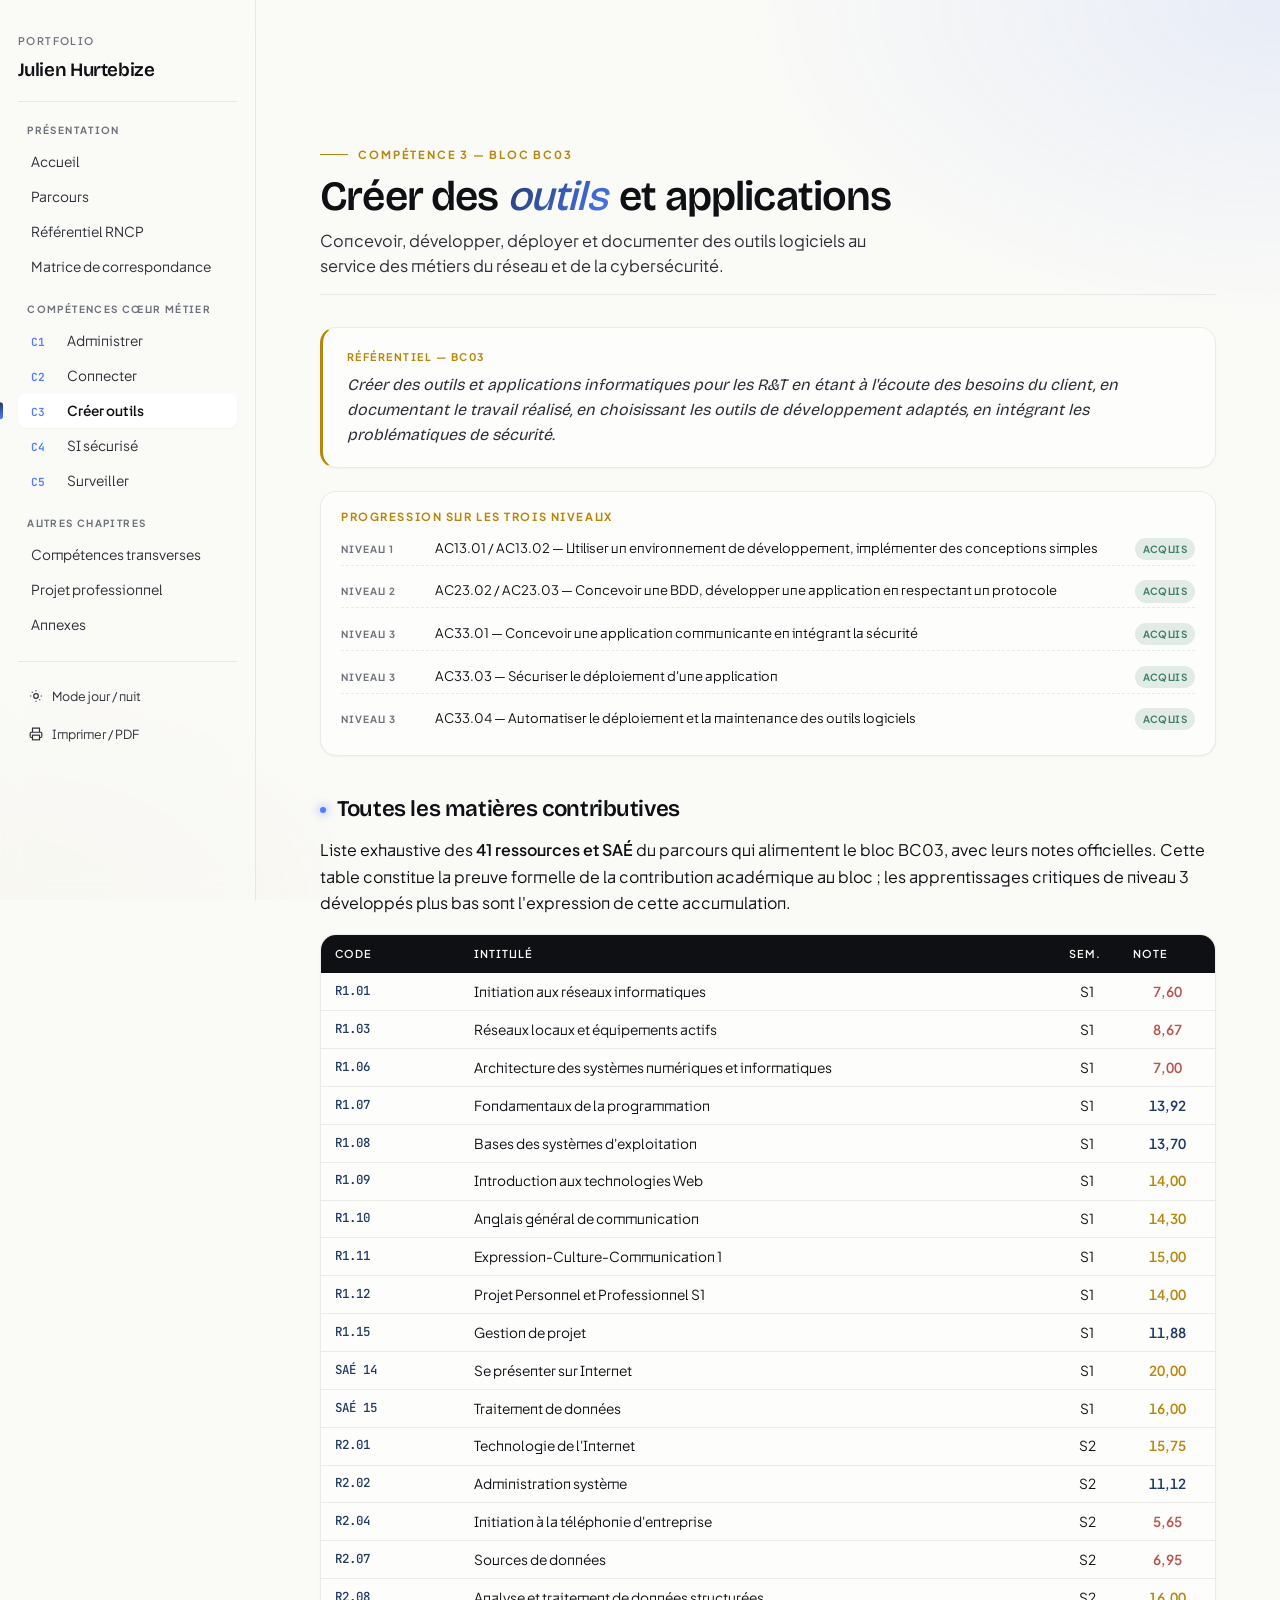
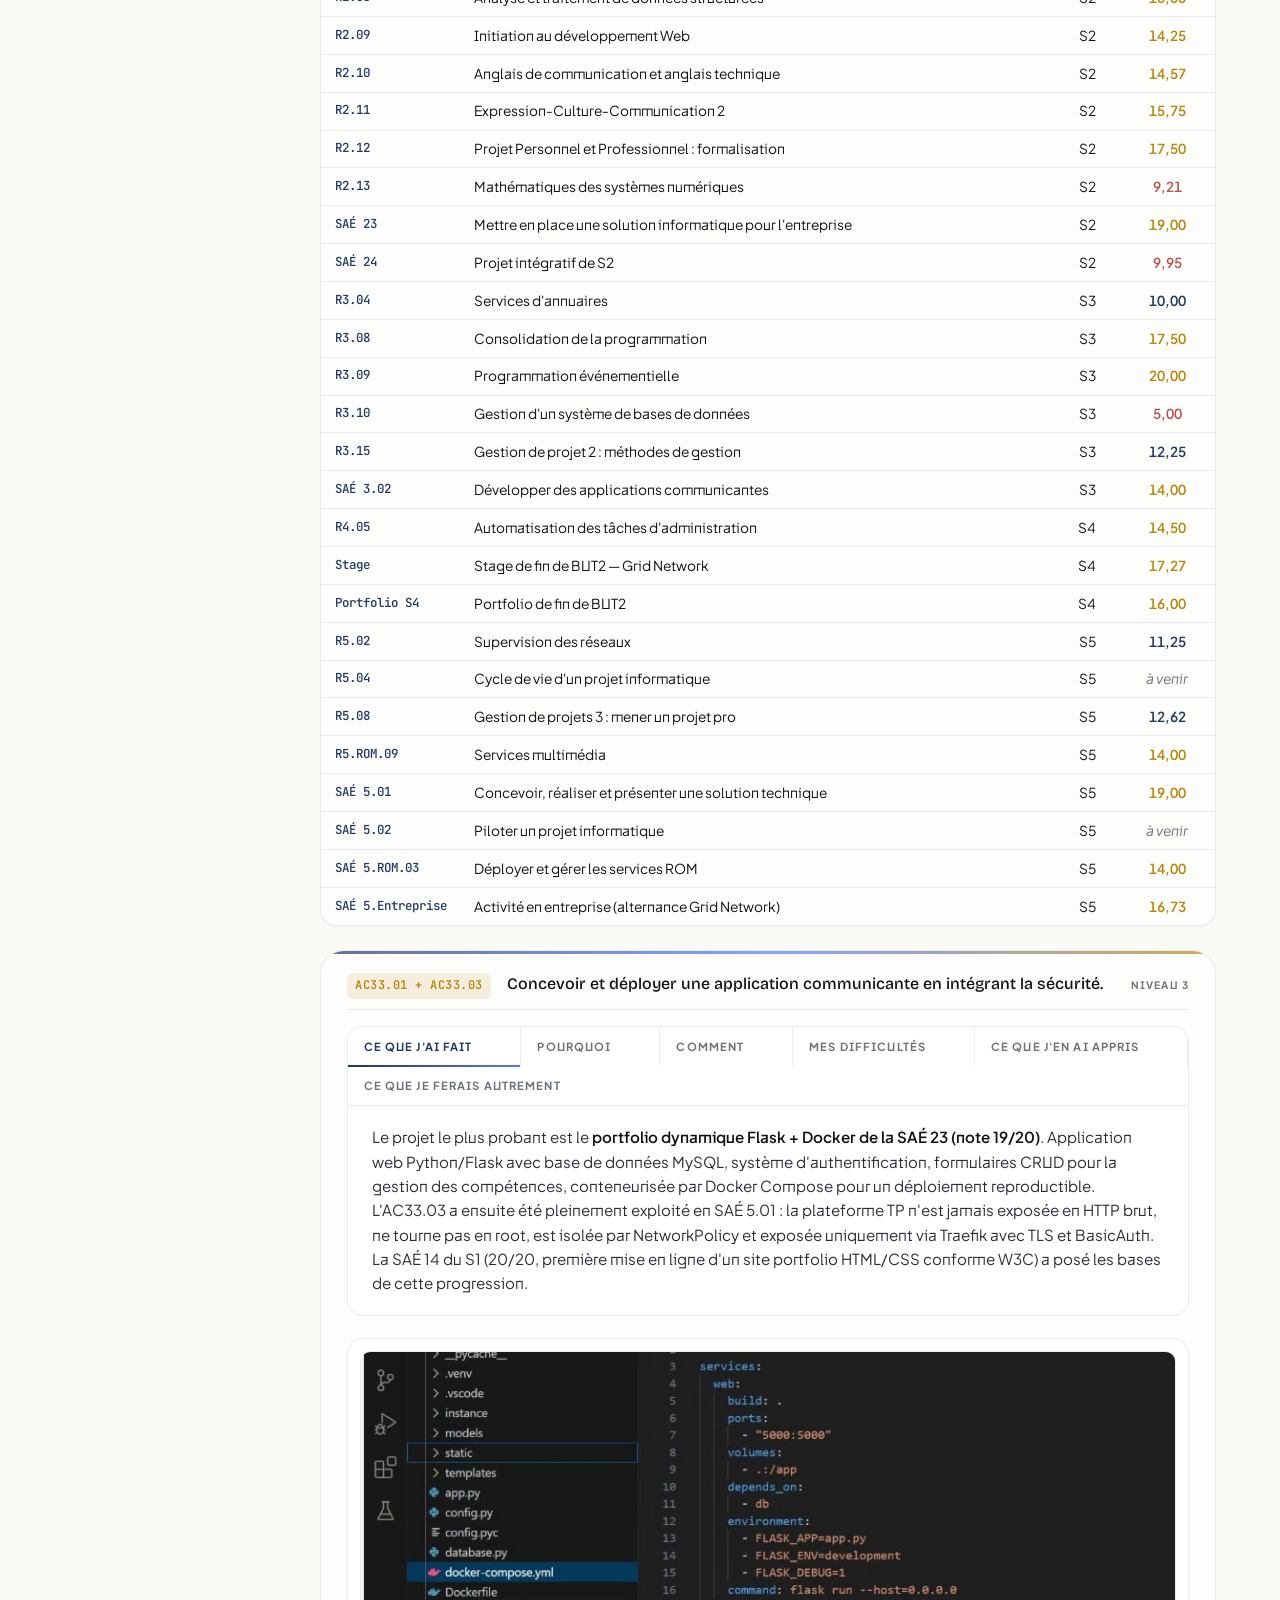
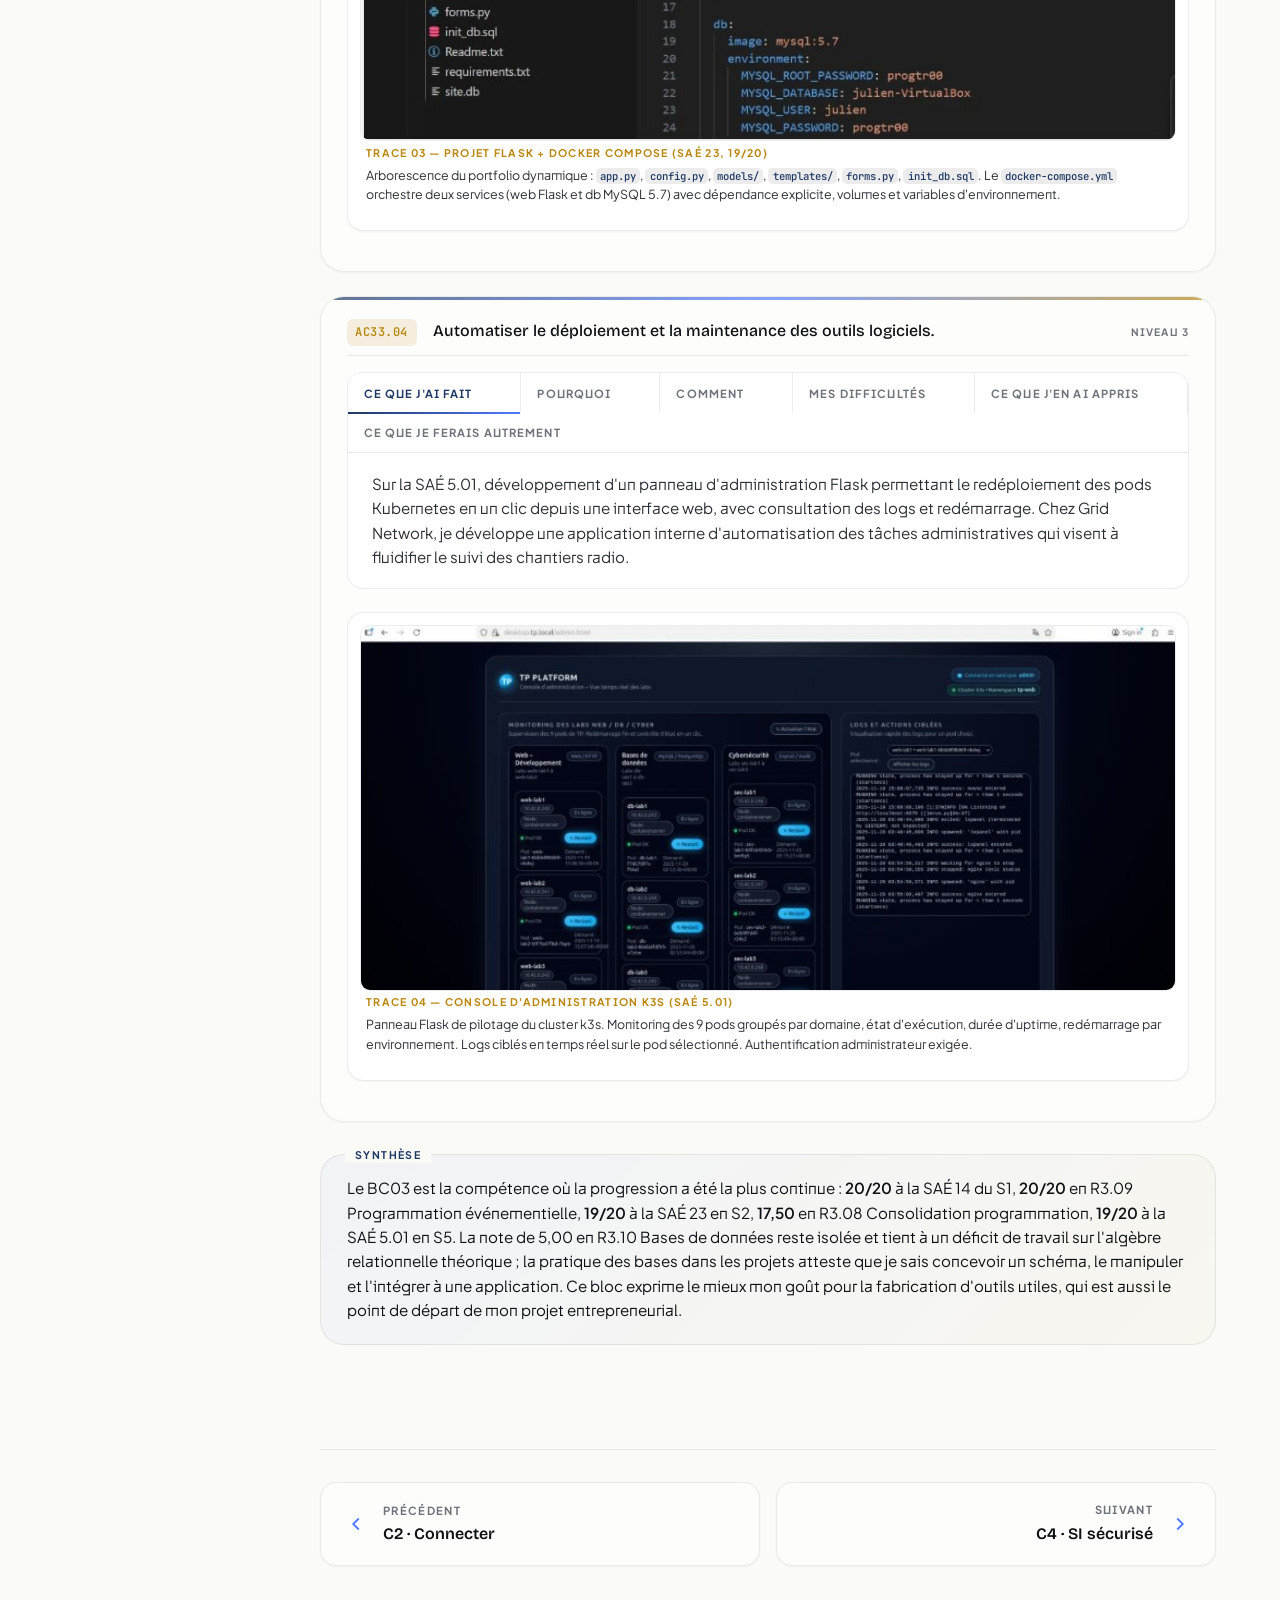
<file: c3.html>
<!DOCTYPE html>
<html lang="fr">
<head>
<meta charset="UTF-8" />
<meta name="viewport" content="width=device-width, initial-scale=1.0" />
<title>C3 — Créer des outils — Portfolio Julien Hurtebize</title>
<meta name="description" content="Portfolio académique de Julien Hurtebize, BUT 3 R&T Cybersécurité — C3 — Créer des outils" />
<link rel="preconnect" href="https://fonts.googleapis.com" />
<link rel="preconnect" href="https://fonts.gstatic.com" crossorigin />
<link href="https://fonts.googleapis.com/css2?family=Bricolage+Grotesque:opsz,wght@12..96,400;12..96,500;12..96,600&family=Plus+Jakarta+Sans:wght@400;500;600;700&family=JetBrains+Mono:wght@400;500;600&display=swap" rel="stylesheet" />
<link rel="stylesheet" href="styles.css" />
</head>
<body>
<div class="read-progress" aria-hidden="true"></div>

<div class="mobile-bar">
  <button class="menu-toggle" aria-label="Menu">
    <svg viewBox="0 0 24 24" fill="none" stroke="currentColor" stroke-width="2"><line x1="4" y1="6" x2="20" y2="6"/><line x1="4" y1="12" x2="20" y2="12"/><line x1="4" y1="18" x2="20" y2="18"/></svg>
  </button>
  <span class="mobile-bar-title">C3 — Créer des outils</span>
  <span style="width:36px"></span>
</div>

<div class="layout">
<aside class="sidebar" aria-label="Sommaire">
  <div class="brand">
    <p class="brand-eyebrow">Portfolio</p>
    <h1 class="brand-name">Julien Hurtebize</h1>
  </div>
  <nav class="toc">
    <span class="toc-section-label">PRÉSENTATION</span>
    <a class="toc-item" href="index.html"><span>Accueil</span></a>
    <a class="toc-item" href="parcours.html"><span>Parcours</span></a>
    <a class="toc-item" href="referentiel.html"><span>Référentiel RNCP</span></a>
    <a class="toc-item" href="matrice.html"><span>Matrice de correspondance</span></a>
    <span class="toc-section-label">COMPÉTENCES CŒUR MÉTIER</span>
    <a class="toc-item" href="c1.html"><span class="toc-code">C1</span><span>Administrer</span></a>
    <a class="toc-item" href="c2.html"><span class="toc-code">C2</span><span>Connecter</span></a>
    <a class="toc-item is-active" href="c3.html"><span class="toc-code">C3</span><span>Créer outils</span></a>
    <a class="toc-item" href="c4.html"><span class="toc-code">C4</span><span>SI sécurisé</span></a>
    <a class="toc-item" href="c5.html"><span class="toc-code">C5</span><span>Surveiller</span></a>
    <span class="toc-section-label">AUTRES CHAPITRES</span>
    <a class="toc-item" href="transverses.html"><span>Compétences transverses</span></a>
    <a class="toc-item" href="avenir.html"><span>Projet professionnel</span></a>
    <a class="toc-item" href="annexes.html"><span>Annexes</span></a>
  </nav>
  <div class="sidebar-footer">
    <button class="sb-btn theme-toggle" aria-label="Thème">
      <svg viewBox="0 0 24 24" fill="none" stroke="currentColor" stroke-width="2"><circle cx="12" cy="12" r="4"/><line x1="12" y1="2" x2="12" y2="4"/><line x1="12" y1="20" x2="12" y2="22"/><line x1="4.93" y1="4.93" x2="6.34" y2="6.34"/><line x1="17.66" y1="17.66" x2="19.07" y2="19.07"/><line x1="2" y1="12" x2="4" y2="12"/><line x1="20" y1="12" x2="22" y2="12"/></svg>
      <span>Mode jour / nuit</span>
    </button>
    <button class="sb-btn print-button" aria-label="Imprimer">
      <svg viewBox="0 0 24 24" fill="none" stroke="currentColor" stroke-width="2"><polyline points="6 9 6 2 18 2 18 9"/><path d="M6 18H4a2 2 0 0 1-2-2v-5a2 2 0 0 1 2-2h16a2 2 0 0 1 2 2v5a2 2 0 0 1-2 2h-2"/><rect x="6" y="14" width="12" height="8"/></svg>
      <span>Imprimer / PDF</span>
    </button>
  </div>
</aside>

<main class="main">
<div class="app-bar">
  <div class="chapter-nav" role="group" aria-label="Navigation chapitres">
    <a class="cn-prev" href="c2.html" aria-label="Chapitre précédent" title="Chapitre précédent">
      <svg viewBox="0 0 24 24" fill="none" stroke="currentColor" stroke-width="2"><polyline points="15 18 9 12 15 6"/></svg>
    </a>
    <span class="counter"><span class="cn-cur">7</span><span style="opacity:0.4">/</span><span class="cn-total">12</span></span>
    <a class="cn-next" href="c4.html" aria-label="Chapitre suivant" title="Chapitre suivant">
      <svg viewBox="0 0 24 24" fill="none" stroke="currentColor" stroke-width="2"><polyline points="9 18 15 12 9 6"/></svg>
    </a>
  </div>
  <div class="progress-strip" data-current="6" data-total="12"></div>
  <label class="app-search">
    <svg viewBox="0 0 24 24" fill="none" stroke="currentColor" stroke-width="2"><circle cx="11" cy="11" r="8"/><line x1="21" y1="21" x2="16.65" y2="16.65"/></svg>
    <input type="search" placeholder="Rechercher dans cette page…" aria-label="Rechercher" autocomplete="off" />
    <kbd>/</kbd>
  </label>
</div>
<section id="c3">
      <header class="section-header">
        <p class="section-numeral">Compétence 3 — bloc BC03</p>
        <h1 class="section-title">Créer des <em>outils</em> et applications</h1>
        <p class="section-lede">Concevoir, développer, déployer et documenter des outils logiciels au service des métiers du réseau et de la cybersécurité.</p>
      </header>

      <div class="quote-rncp">
        <span class="quote-label">Référentiel — BC03</span>
        <p>Créer des outils et applications informatiques pour les R&amp;T en étant à l'écoute des besoins du client, en documentant le travail réalisé, en choisissant les outils de développement adaptés, en intégrant les problématiques de sécurité.</p>
      </div>

      <div class="ac-prog">
        <h4>Progression sur les trois niveaux</h4>
        <ul>
          <li><span class="lvl">Niveau 1</span><span>AC13.01 / AC13.02 — Utiliser un environnement de développement, implémenter des conceptions simples</span><span class="badge b-acquis">Acquis</span></li>
          <li><span class="lvl">Niveau 2</span><span>AC23.02 / AC23.03 — Concevoir une BDD, développer une application en respectant un protocole</span><span class="badge b-acquis">Acquis</span></li>
          <li><span class="lvl">Niveau 3</span><span>AC33.01 — Concevoir une application communicante en intégrant la sécurité</span><span class="badge b-acquis">Acquis</span></li>
          <li><span class="lvl">Niveau 3</span><span>AC33.03 — Sécuriser le déploiement d'une application</span><span class="badge b-acquis">Acquis</span></li>
          <li><span class="lvl">Niveau 3</span><span>AC33.04 — Automatiser le déploiement et la maintenance des outils logiciels</span><span class="badge b-acquis">Acquis</span></li>
        </ul>
      </div>

      <h2>Toutes les matières contributives</h2>
      <p>Liste exhaustive des <strong>41 ressources et SAÉ</strong> du parcours qui alimentent le bloc BC03, avec leurs notes officielles. Cette table constitue la preuve formelle de la contribution académique au bloc ; les apprentissages critiques de niveau 3 développés plus bas sont l'expression de cette accumulation.</p>
      <div class="table-wrap">
        <table class="matieres-bloc">
<thead><tr><th>Code</th><th>Intitulé</th><th>Sem.</th><th>Note</th></tr></thead><tbody>
<tr>
<td class="code-cell">R1.01</td>
<td>Initiation aux réseaux informatiques</td>
<td class="center">S1</td>
<td class="note-cell note-weak">7,60</td>
</tr>
<tr>
<td class="code-cell">R1.03</td>
<td>Réseaux locaux et équipements actifs</td>
<td class="center">S1</td>
<td class="note-cell note-weak">8,67</td>
</tr>
<tr>
<td class="code-cell">R1.06</td>
<td>Architecture des systèmes numériques et informatiques</td>
<td class="center">S1</td>
<td class="note-cell note-weak">7,00</td>
</tr>
<tr>
<td class="code-cell">R1.07</td>
<td>Fondamentaux de la programmation</td>
<td class="center">S1</td>
<td class="note-cell note-mid">13,92</td>
</tr>
<tr>
<td class="code-cell">R1.08</td>
<td>Bases des systèmes d'exploitation</td>
<td class="center">S1</td>
<td class="note-cell note-mid">13,70</td>
</tr>
<tr>
<td class="code-cell">R1.09</td>
<td>Introduction aux technologies Web</td>
<td class="center">S1</td>
<td class="note-cell note-strong">14,00</td>
</tr>
<tr>
<td class="code-cell">R1.10</td>
<td>Anglais général de communication</td>
<td class="center">S1</td>
<td class="note-cell note-strong">14,30</td>
</tr>
<tr>
<td class="code-cell">R1.11</td>
<td>Expression-Culture-Communication 1</td>
<td class="center">S1</td>
<td class="note-cell note-strong">15,00</td>
</tr>
<tr>
<td class="code-cell">R1.12</td>
<td>Projet Personnel et Professionnel S1</td>
<td class="center">S1</td>
<td class="note-cell note-strong">14,00</td>
</tr>
<tr>
<td class="code-cell">R1.15</td>
<td>Gestion de projet</td>
<td class="center">S1</td>
<td class="note-cell note-mid">11,88</td>
</tr>
<tr>
<td class="code-cell">SAÉ 14</td>
<td>Se présenter sur Internet</td>
<td class="center">S1</td>
<td class="note-cell note-strong">20,00</td>
</tr>
<tr>
<td class="code-cell">SAÉ 15</td>
<td>Traitement de données</td>
<td class="center">S1</td>
<td class="note-cell note-strong">16,00</td>
</tr>
<tr>
<td class="code-cell">R2.01</td>
<td>Technologie de l'Internet</td>
<td class="center">S2</td>
<td class="note-cell note-strong">15,75</td>
</tr>
<tr>
<td class="code-cell">R2.02</td>
<td>Administration système</td>
<td class="center">S2</td>
<td class="note-cell note-mid">11,12</td>
</tr>
<tr>
<td class="code-cell">R2.04</td>
<td>Initiation à la téléphonie d'entreprise</td>
<td class="center">S2</td>
<td class="note-cell note-weak">5,65</td>
</tr>
<tr>
<td class="code-cell">R2.07</td>
<td>Sources de données</td>
<td class="center">S2</td>
<td class="note-cell note-weak">6,95</td>
</tr>
<tr>
<td class="code-cell">R2.08</td>
<td>Analyse et traitement de données structurées</td>
<td class="center">S2</td>
<td class="note-cell note-strong">16,00</td>
</tr>
<tr>
<td class="code-cell">R2.09</td>
<td>Initiation au développement Web</td>
<td class="center">S2</td>
<td class="note-cell note-strong">14,25</td>
</tr>
<tr>
<td class="code-cell">R2.10</td>
<td>Anglais de communication et anglais technique</td>
<td class="center">S2</td>
<td class="note-cell note-strong">14,57</td>
</tr>
<tr>
<td class="code-cell">R2.11</td>
<td>Expression-Culture-Communication 2</td>
<td class="center">S2</td>
<td class="note-cell note-strong">15,75</td>
</tr>
<tr>
<td class="code-cell">R2.12</td>
<td>Projet Personnel et Professionnel : formalisation</td>
<td class="center">S2</td>
<td class="note-cell note-strong">17,50</td>
</tr>
<tr>
<td class="code-cell">R2.13</td>
<td>Mathématiques des systèmes numériques</td>
<td class="center">S2</td>
<td class="note-cell note-weak">9,21</td>
</tr>
<tr>
<td class="code-cell">SAÉ 23</td>
<td>Mettre en place une solution informatique pour l'entreprise</td>
<td class="center">S2</td>
<td class="note-cell note-strong">19,00</td>
</tr>
<tr>
<td class="code-cell">SAÉ 24</td>
<td>Projet intégratif de S2</td>
<td class="center">S2</td>
<td class="note-cell note-weak">9,95</td>
</tr>
<tr>
<td class="code-cell">R3.04</td>
<td>Services d'annuaires</td>
<td class="center">S3</td>
<td class="note-cell note-mid">10,00</td>
</tr>
<tr>
<td class="code-cell">R3.08</td>
<td>Consolidation de la programmation</td>
<td class="center">S3</td>
<td class="note-cell note-strong">17,50</td>
</tr>
<tr>
<td class="code-cell">R3.09</td>
<td>Programmation événementielle</td>
<td class="center">S3</td>
<td class="note-cell note-strong">20,00</td>
</tr>
<tr>
<td class="code-cell">R3.10</td>
<td>Gestion d'un système de bases de données</td>
<td class="center">S3</td>
<td class="note-cell note-weak">5,00</td>
</tr>
<tr>
<td class="code-cell">R3.15</td>
<td>Gestion de projet 2 : méthodes de gestion</td>
<td class="center">S3</td>
<td class="note-cell note-mid">12,25</td>
</tr>
<tr>
<td class="code-cell">SAÉ 3.02</td>
<td>Développer des applications communicantes</td>
<td class="center">S3</td>
<td class="note-cell note-strong">14,00</td>
</tr>
<tr>
<td class="code-cell">R4.05</td>
<td>Automatisation des tâches d'administration</td>
<td class="center">S4</td>
<td class="note-cell note-strong">14,50</td>
</tr>
<tr>
<td class="code-cell">Stage</td>
<td>Stage de fin de BUT2 — Grid Network</td>
<td class="center">S4</td>
<td class="note-cell note-strong">17,27</td>
</tr>
<tr>
<td class="code-cell">Portfolio S4</td>
<td>Portfolio de fin de BUT2</td>
<td class="center">S4</td>
<td class="note-cell note-strong">16,00</td>
</tr>
<tr>
<td class="code-cell">R5.02</td>
<td>Supervision des réseaux</td>
<td class="center">S5</td>
<td class="note-cell note-mid">11,25</td>
</tr>
<tr>
<td class="code-cell">R5.04</td>
<td>Cycle de vie d'un projet informatique</td>
<td class="center">S5</td>
<td class="note-cell note-pending">à venir</td>
</tr>
<tr>
<td class="code-cell">R5.08</td>
<td>Gestion de projets 3 : mener un projet pro</td>
<td class="center">S5</td>
<td class="note-cell note-mid">12,62</td>
</tr>
<tr>
<td class="code-cell">R5.ROM.09</td>
<td>Services multimédia</td>
<td class="center">S5</td>
<td class="note-cell note-strong">14,00</td>
</tr>
<tr>
<td class="code-cell">SAÉ 5.01</td>
<td>Concevoir, réaliser et présenter une solution technique</td>
<td class="center">S5</td>
<td class="note-cell note-strong">19,00</td>
</tr>
<tr>
<td class="code-cell">SAÉ 5.02</td>
<td>Piloter un projet informatique</td>
<td class="center">S5</td>
<td class="note-cell note-pending">à venir</td>
</tr>
<tr>
<td class="code-cell">SAÉ 5.ROM.03</td>
<td>Déployer et gérer les services ROM</td>
<td class="center">S5</td>
<td class="note-cell note-strong">14,00</td>
</tr>
<tr>
<td class="code-cell">SAÉ 5.Entreprise</td>
<td>Activité en entreprise (alternance Grid Network)</td>
<td class="center">S5</td>
<td class="note-cell note-strong">16,73</td>
</tr>
</tbody>
        </table>
      </div>


      <article class="ac-card">
        <header class="ac-header">
          <span class="ac-code">AC33.01 + AC33.03</span>
          <p class="ac-title">Concevoir et déployer une application communicante en intégrant la sécurité.</p>
          <span class="ac-level">Niveau 3</span>
        </header>
        <dl class="six-q">
          <div><dt>Ce que j'ai fait</dt><dd>Le projet le plus probant est le <strong>portfolio dynamique Flask + Docker de la SAÉ 23 (note 19/20)</strong>. Application web Python/Flask avec base de données MySQL, système d'authentification, formulaires CRUD pour la gestion des compétences, conteneurisée par Docker Compose pour un déploiement reproductible. L'AC33.03 a ensuite été pleinement exploité en SAÉ 5.01 : la plateforme TP n'est jamais exposée en HTTP brut, ne tourne pas en root, est isolée par NetworkPolicy et exposée uniquement via Traefik avec TLS et BasicAuth. La SAÉ 14 du S1 (20/20, première mise en ligne d'un site portfolio HTML/CSS conforme W3C) a posé les bases de cette progression.</dd></div>
          <div><dt>Pourquoi</dt><dd>Une application connectée à Internet sans authentification, sans HTTPS et sans politique de privilèges minimaux n'est pas un produit utilisable, c'est une vulnérabilité publiée. Le BC03 demande explicitement d'<strong>intégrer les problématiques de sécurité dès la conception</strong>. Mon parti pris est défensif par défaut : moindre privilège, refus par défaut, principe du <em>fail-closed</em>.</dd></div>
          <div><dt>Comment</dt><dd>Architecture trois-tiers (templates Jinja2, Flask blueprints, MySQL via SQLAlchemy). Authentification : sessions chiffrées, hachage bcrypt, protection CSRF Flask-WTF. Conteneurisation Docker Compose avec dépendance explicite, volumes persistants, variables d'environnement pour les secrets, réseau interne dédié. Runtime durci : utilisateur non-root, capabilities Linux réduites, image Python <em>slim</em>.</dd></div>
          <div><dt>Mes difficultés</dt><dd>Principalement l'<strong>orchestration des secrets</strong>. Mettre les mots de passe en clair dans <code>docker-compose.yml</code> est un anti-pattern, mais les contraintes pédagogiques imposaient un déploiement sans dépendance externe. J'ai dû arbitrer un compromis (fichier <code>.env</code> ignoré par Git, README explicitant la procédure de production), ce qui n'est pas idéal mais documenté. La gestion des migrations de schéma m'a aussi posé problème jusqu'à la découverte de Flask-Migrate.</dd></div>
          <div><dt>Ce que j'en ai appris</dt><dd>La sécurité d'une application est une posture transversale, pas une couche ajoutée. Elle se voit dans les dépendances, la structure du code, le déploiement, les secrets, les logs. La conteneurisation est une boîte à outils de sécurité bien utilisée (utilisateur non-root, capabilities limitées, image minimale, secrets externalisés), mais elle donne une fausse impression d'isolation si elle est mal utilisée.</dd></div>
          <div><dt>Ce que je ferais autrement</dt><dd>Mettre en place un secret store (Vault ou Sealed Secrets Kubernetes) dès le départ. Intégrer une analyse statique de sécurité dans le pipeline (Bandit pour Python, Trivy pour les images Docker). Documenter explicitement la matrice des flux réseau entre conteneurs.</dd></div>
        </dl>
        <div class="trace">
          <figure>
            <img src="images/trace-flask.png" alt="Architecture du projet Flask + Docker Compose" />
            <figcaption><strong>Trace 03 — Projet Flask + Docker Compose (SAÉ 23, 19/20)</strong>Arborescence du portfolio dynamique : <code>app.py</code>, <code>config.py</code>, <code>models/</code>, <code>templates/</code>, <code>forms.py</code>, <code>init_db.sql</code>. Le <code>docker-compose.yml</code> orchestre deux services (web Flask et db MySQL 5.7) avec dépendance explicite, volumes et variables d'environnement.</figcaption>
          </figure>
        </div>
      </article>

      <article class="ac-card">
        <header class="ac-header">
          <span class="ac-code">AC33.04</span>
          <p class="ac-title">Automatiser le déploiement et la maintenance des outils logiciels.</p>
          <span class="ac-level">Niveau 3</span>
        </header>
        <dl class="six-q">
          <div><dt>Ce que j'ai fait</dt><dd>Sur la SAÉ 5.01, développement d'un panneau d'administration Flask permettant le redéploiement des pods Kubernetes en un clic depuis une interface web, avec consultation des logs et redémarrage. Chez Grid Network, je développe une application interne d'automatisation des tâches administratives qui visent à fluidifier le suivi des chantiers radio.</dd></div>
          <div><dt>Pourquoi</dt><dd>Côté SAÉ 5.01 : les enseignants utilisateurs ne sont pas administrateurs Kubernetes et n'ont pas à l'être ; leur fournir une interface graphique pour les opérations courantes était une condition d'adoption. Côté Grid : les tâches administratives répétitives consomment du temps qui devrait aller aux arbitrages à valeur ajoutée.</dd></div>
          <div><dt>Comment</dt><dd>Pour la plateforme TP : <strong>Kubernetes Python Client</strong> avec un compte de service et un Role limité aux verbes nécessaires (<code>get</code>, <code>list</code>, <code>delete</code> sur les pods, <code>get</code> sur les logs), authentification administrateur par mot de passe haché en variable d'environnement. Chez Grid : interfaçage avec les outils déjà en place (Excel, Alobees) via Python, démarche d'automatisation incrémentale avec tests et documentation.</dd></div>
          <div><dt>Mes difficultés</dt><dd>Le défi principal n'est pas technique, c'est la <strong>captation correcte du besoin</strong>. Une automatisation construite sur un besoin mal compris fige une mauvaise pratique. J'ai dû apprendre à interroger sérieusement les utilisateurs, observer le travail réel avant de coder, et itérer rapidement.</dd></div>
          <div><dt>Ce que j'en ai appris</dt><dd>L'automatisation est un domaine où le BUT R&amp;T et l'esprit du Master MDPE se rejoignent : c'est moins un sujet de pure technique qu'un sujet de transformation des processus. La bonne automatisation, c'est celle qui fait gagner du temps aux bonnes personnes sur les bonnes tâches.</dd></div>
          <div><dt>Ce que je ferais autrement</dt><dd>Sur la SAÉ 5.01, ajouter des actions de redéploiement en masse et un système d'alertes par e-mail sur <em>CrashLoopBackOff</em> persistant. Sur le projet Grid, mettre en place une suite de tests d'intégration plus stricte pour éviter qu'une mise à jour ne casse silencieusement un workflow critique.</dd></div>
        </dl>
        <div class="trace">
          <figure>
            <img src="images/trace-tp-admin.png" alt="Console d'administration de la plateforme TP" />
            <figcaption><strong>Trace 04 — Console d'administration k3s (SAÉ 5.01)</strong>Panneau Flask de pilotage du cluster k3s. Monitoring des 9 pods groupés par domaine, état d'exécution, durée d'uptime, redémarrage par environnement. Logs ciblés en temps réel sur le pod sélectionné. Authentification administrateur exigée.</figcaption>
          </figure>
        </div>
      </article>

      <div class="synthesis">
        <p>Le BC03 est la compétence où la progression a été la plus continue : <strong>20/20</strong> à la SAÉ 14 du S1, <strong>20/20</strong> en R3.09 Programmation événementielle, <strong>19/20</strong> à la SAÉ 23 en S2, <strong>17,50</strong> en R3.08 Consolidation programmation, <strong>19/20</strong> à la SAÉ 5.01 en S5. La note de 5,00 en R3.10 Bases de données reste isolée et tient à un déficit de travail sur l'algèbre relationnelle théorique ; la pratique des bases dans les projets atteste que je sais concevoir un schéma, le manipuler et l'intégrer à une application. Ce bloc exprime le mieux mon goût pour la fabrication d'outils utiles, qui est aussi le point de départ de mon projet entrepreneurial.</p>
      </div>
    </section>
<nav class="pagenav" aria-label="Navigation entre chapitres">
  <a class="pagenav-link pagenav-prev" href="c2.html">
    <svg viewBox="0 0 24 24" fill="none" stroke="currentColor" stroke-width="2"><polyline points="15 18 9 12 15 6"/></svg>
    <span>
      <span class="pagenav-label">Précédent</span>
      <span class="pagenav-title">C2 · Connecter</span>
    </span>
  </a>
  <a class="pagenav-link pagenav-next" href="c4.html">
    <span>
      <span class="pagenav-label">Suivant</span>
      <span class="pagenav-title">C4 · SI sécurisé</span>
    </span>
    <svg viewBox="0 0 24 24" fill="none" stroke="currentColor" stroke-width="2"><polyline points="9 18 15 12 9 6"/></svg>
  </a>
</nav>
</main>
</div>

<script src="script.js"></script>
</body>
</html>
</file>
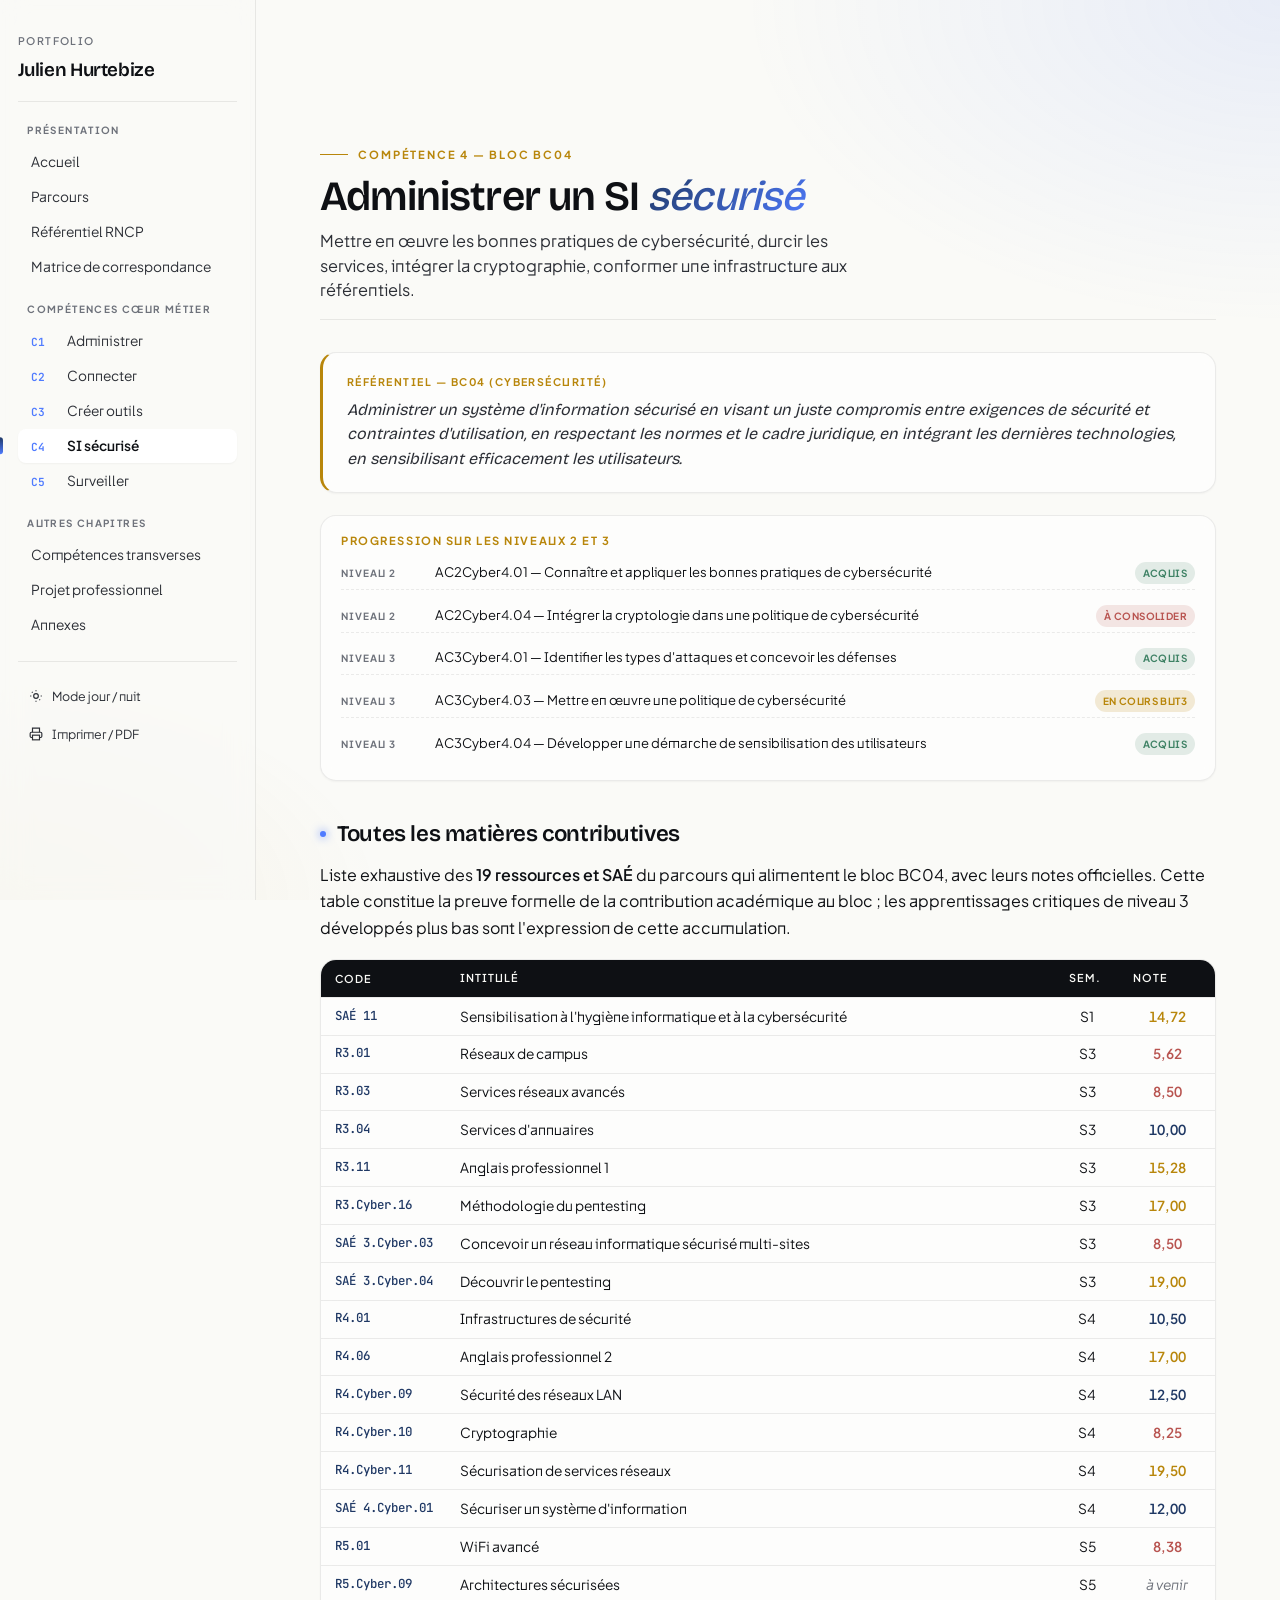
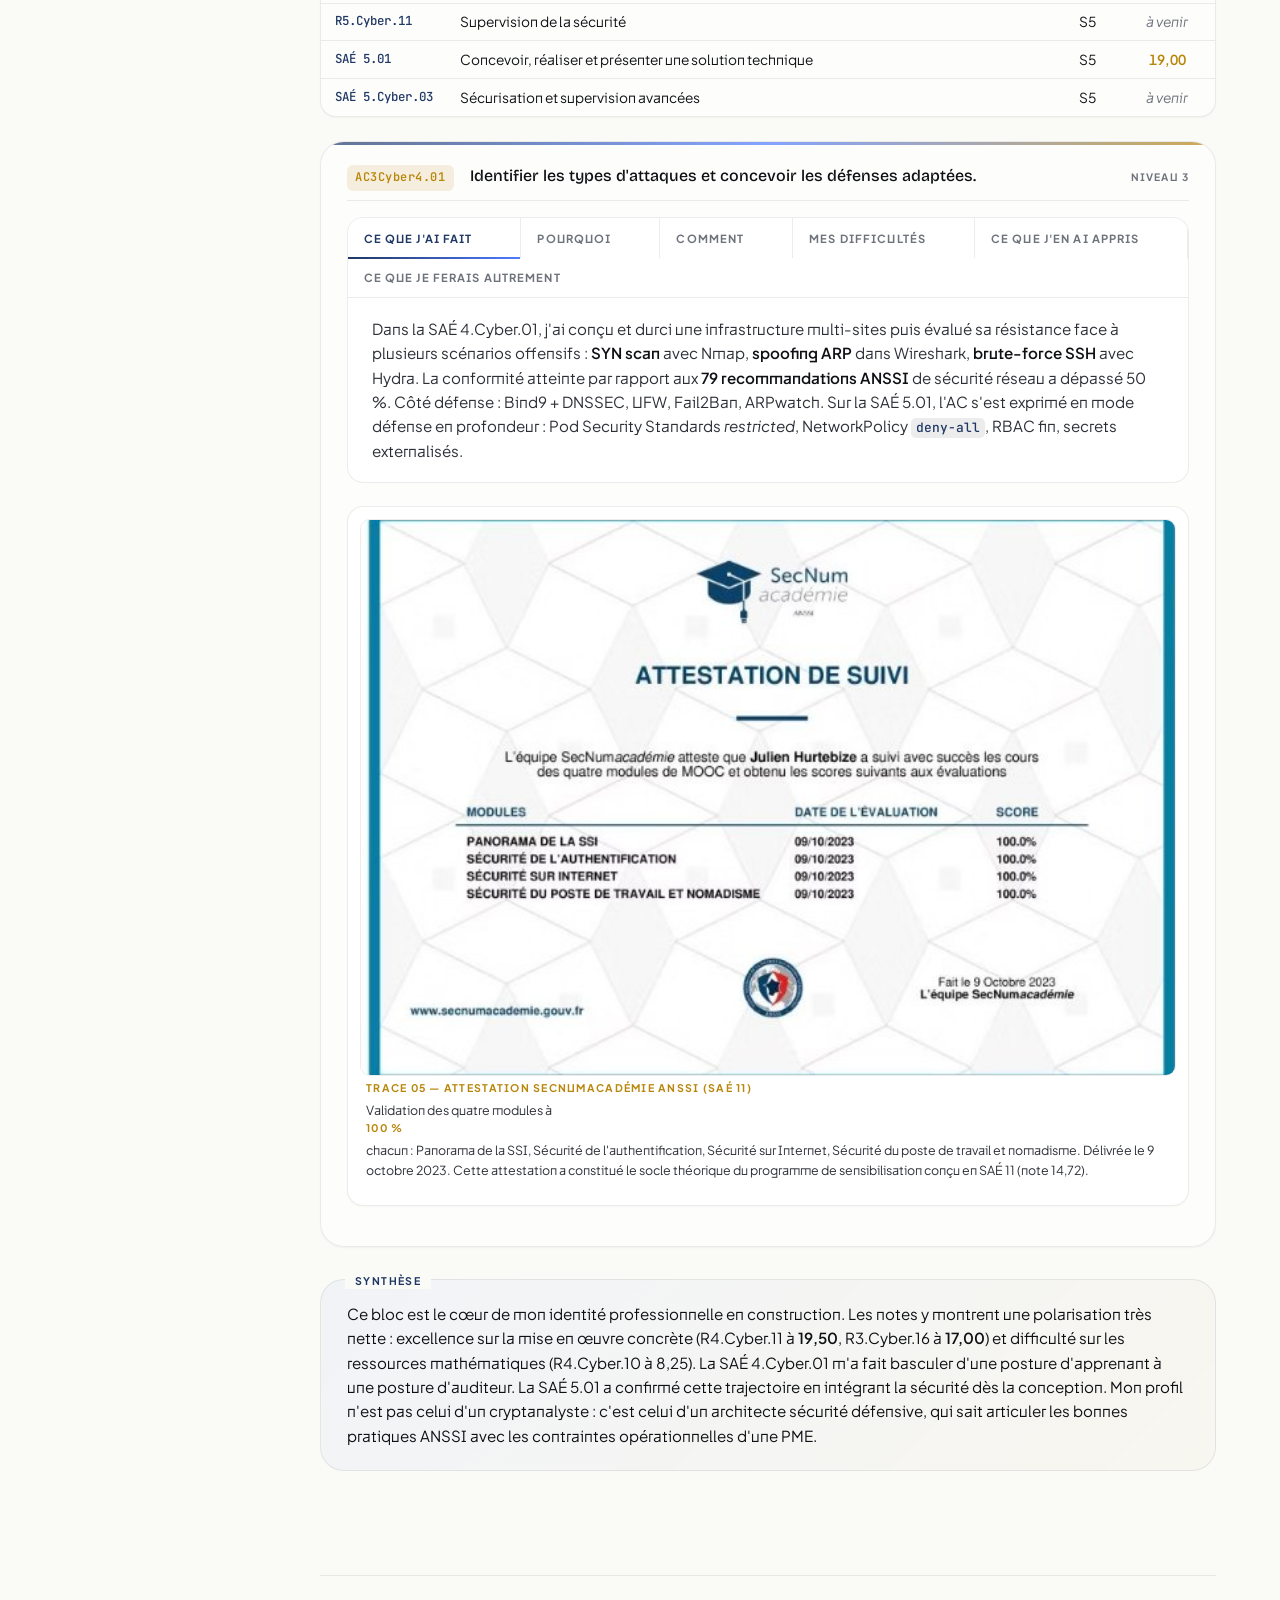
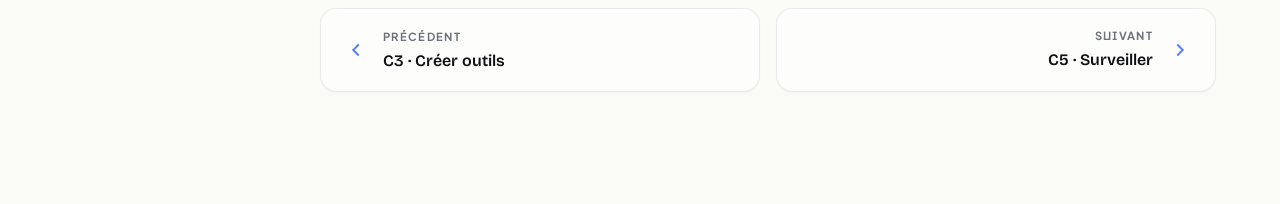
<file: c4.html>
<!DOCTYPE html>
<html lang="fr">
<head>
<meta charset="UTF-8" />
<meta name="viewport" content="width=device-width, initial-scale=1.0" />
<title>C4 — Administrer un SI sécurisé — Portfolio Julien Hurtebize</title>
<meta name="description" content="Portfolio académique de Julien Hurtebize, BUT 3 R&T Cybersécurité — C4 — Administrer un SI sécurisé" />
<link rel="preconnect" href="https://fonts.googleapis.com" />
<link rel="preconnect" href="https://fonts.gstatic.com" crossorigin />
<link href="https://fonts.googleapis.com/css2?family=Bricolage+Grotesque:opsz,wght@12..96,400;12..96,500;12..96,600&family=Plus+Jakarta+Sans:wght@400;500;600;700&family=JetBrains+Mono:wght@400;500;600&display=swap" rel="stylesheet" />
<link rel="stylesheet" href="styles.css" />
</head>
<body>
<div class="read-progress" aria-hidden="true"></div>

<div class="mobile-bar">
  <button class="menu-toggle" aria-label="Menu">
    <svg viewBox="0 0 24 24" fill="none" stroke="currentColor" stroke-width="2"><line x1="4" y1="6" x2="20" y2="6"/><line x1="4" y1="12" x2="20" y2="12"/><line x1="4" y1="18" x2="20" y2="18"/></svg>
  </button>
  <span class="mobile-bar-title">C4 — Administrer un SI sécurisé</span>
  <span style="width:36px"></span>
</div>

<div class="layout">
<aside class="sidebar" aria-label="Sommaire">
  <div class="brand">
    <p class="brand-eyebrow">Portfolio</p>
    <h1 class="brand-name">Julien Hurtebize</h1>
  </div>
  <nav class="toc">
    <span class="toc-section-label">PRÉSENTATION</span>
    <a class="toc-item" href="index.html"><span>Accueil</span></a>
    <a class="toc-item" href="parcours.html"><span>Parcours</span></a>
    <a class="toc-item" href="referentiel.html"><span>Référentiel RNCP</span></a>
    <a class="toc-item" href="matrice.html"><span>Matrice de correspondance</span></a>
    <span class="toc-section-label">COMPÉTENCES CŒUR MÉTIER</span>
    <a class="toc-item" href="c1.html"><span class="toc-code">C1</span><span>Administrer</span></a>
    <a class="toc-item" href="c2.html"><span class="toc-code">C2</span><span>Connecter</span></a>
    <a class="toc-item" href="c3.html"><span class="toc-code">C3</span><span>Créer outils</span></a>
    <a class="toc-item is-active" href="c4.html"><span class="toc-code">C4</span><span>SI sécurisé</span></a>
    <a class="toc-item" href="c5.html"><span class="toc-code">C5</span><span>Surveiller</span></a>
    <span class="toc-section-label">AUTRES CHAPITRES</span>
    <a class="toc-item" href="transverses.html"><span>Compétences transverses</span></a>
    <a class="toc-item" href="avenir.html"><span>Projet professionnel</span></a>
    <a class="toc-item" href="annexes.html"><span>Annexes</span></a>
  </nav>
  <div class="sidebar-footer">
    <button class="sb-btn theme-toggle" aria-label="Thème">
      <svg viewBox="0 0 24 24" fill="none" stroke="currentColor" stroke-width="2"><circle cx="12" cy="12" r="4"/><line x1="12" y1="2" x2="12" y2="4"/><line x1="12" y1="20" x2="12" y2="22"/><line x1="4.93" y1="4.93" x2="6.34" y2="6.34"/><line x1="17.66" y1="17.66" x2="19.07" y2="19.07"/><line x1="2" y1="12" x2="4" y2="12"/><line x1="20" y1="12" x2="22" y2="12"/></svg>
      <span>Mode jour / nuit</span>
    </button>
    <button class="sb-btn print-button" aria-label="Imprimer">
      <svg viewBox="0 0 24 24" fill="none" stroke="currentColor" stroke-width="2"><polyline points="6 9 6 2 18 2 18 9"/><path d="M6 18H4a2 2 0 0 1-2-2v-5a2 2 0 0 1 2-2h16a2 2 0 0 1 2 2v5a2 2 0 0 1-2 2h-2"/><rect x="6" y="14" width="12" height="8"/></svg>
      <span>Imprimer / PDF</span>
    </button>
  </div>
</aside>

<main class="main">
<div class="app-bar">
  <div class="chapter-nav" role="group" aria-label="Navigation chapitres">
    <a class="cn-prev" href="c3.html" aria-label="Chapitre précédent" title="Chapitre précédent">
      <svg viewBox="0 0 24 24" fill="none" stroke="currentColor" stroke-width="2"><polyline points="15 18 9 12 15 6"/></svg>
    </a>
    <span class="counter"><span class="cn-cur">8</span><span style="opacity:0.4">/</span><span class="cn-total">12</span></span>
    <a class="cn-next" href="c5.html" aria-label="Chapitre suivant" title="Chapitre suivant">
      <svg viewBox="0 0 24 24" fill="none" stroke="currentColor" stroke-width="2"><polyline points="9 18 15 12 9 6"/></svg>
    </a>
  </div>
  <div class="progress-strip" data-current="7" data-total="12"></div>
  <label class="app-search">
    <svg viewBox="0 0 24 24" fill="none" stroke="currentColor" stroke-width="2"><circle cx="11" cy="11" r="8"/><line x1="21" y1="21" x2="16.65" y2="16.65"/></svg>
    <input type="search" placeholder="Rechercher dans cette page…" aria-label="Rechercher" autocomplete="off" />
    <kbd>/</kbd>
  </label>
</div>
<section id="c4">
      <header class="section-header">
        <p class="section-numeral">Compétence 4 — bloc BC04</p>
        <h1 class="section-title">Administrer un SI <em>sécurisé</em></h1>
        <p class="section-lede">Mettre en œuvre les bonnes pratiques de cybersécurité, durcir les services, intégrer la cryptographie, conformer une infrastructure aux référentiels.</p>
      </header>

      <div class="quote-rncp">
        <span class="quote-label">Référentiel — BC04 (Cybersécurité)</span>
        <p>Administrer un système d'information sécurisé en visant un juste compromis entre exigences de sécurité et contraintes d'utilisation, en respectant les normes et le cadre juridique, en intégrant les dernières technologies, en sensibilisant efficacement les utilisateurs.</p>
      </div>

      <div class="ac-prog">
        <h4>Progression sur les niveaux 2 et 3</h4>
        <ul>
          <li><span class="lvl">Niveau 2</span><span>AC2Cyber4.01 — Connaître et appliquer les bonnes pratiques de cybersécurité</span><span class="badge b-acquis">Acquis</span></li>
          <li><span class="lvl">Niveau 2</span><span>AC2Cyber4.04 — Intégrer la cryptologie dans une politique de cybersécurité</span><span class="badge b-acons">À consolider</span></li>
          <li><span class="lvl">Niveau 3</span><span>AC3Cyber4.01 — Identifier les types d'attaques et concevoir les défenses</span><span class="badge b-acquis">Acquis</span></li>
          <li><span class="lvl">Niveau 3</span><span>AC3Cyber4.03 — Mettre en œuvre une politique de cybersécurité</span><span class="badge b-encours">En cours BUT3</span></li>
          <li><span class="lvl">Niveau 3</span><span>AC3Cyber4.04 — Développer une démarche de sensibilisation des utilisateurs</span><span class="badge b-acquis">Acquis</span></li>
        </ul>
      </div>

      <h2>Toutes les matières contributives</h2>
      <p>Liste exhaustive des <strong>19 ressources et SAÉ</strong> du parcours qui alimentent le bloc BC04, avec leurs notes officielles. Cette table constitue la preuve formelle de la contribution académique au bloc ; les apprentissages critiques de niveau 3 développés plus bas sont l'expression de cette accumulation.</p>
      <div class="table-wrap">
        <table class="matieres-bloc">
<thead><tr><th>Code</th><th>Intitulé</th><th>Sem.</th><th>Note</th></tr></thead><tbody>
<tr>
<td class="code-cell">SAÉ 11</td>
<td>Sensibilisation à l'hygiène informatique et à la cybersécurité</td>
<td class="center">S1</td>
<td class="note-cell note-strong">14,72</td>
</tr>
<tr>
<td class="code-cell">R3.01</td>
<td>Réseaux de campus</td>
<td class="center">S3</td>
<td class="note-cell note-weak">5,62</td>
</tr>
<tr>
<td class="code-cell">R3.03</td>
<td>Services réseaux avancés</td>
<td class="center">S3</td>
<td class="note-cell note-weak">8,50</td>
</tr>
<tr>
<td class="code-cell">R3.04</td>
<td>Services d'annuaires</td>
<td class="center">S3</td>
<td class="note-cell note-mid">10,00</td>
</tr>
<tr>
<td class="code-cell">R3.11</td>
<td>Anglais professionnel 1</td>
<td class="center">S3</td>
<td class="note-cell note-strong">15,28</td>
</tr>
<tr>
<td class="code-cell">R3.Cyber.16</td>
<td>Méthodologie du pentesting</td>
<td class="center">S3</td>
<td class="note-cell note-strong">17,00</td>
</tr>
<tr>
<td class="code-cell">SAÉ 3.Cyber.03</td>
<td>Concevoir un réseau informatique sécurisé multi-sites</td>
<td class="center">S3</td>
<td class="note-cell note-weak">8,50</td>
</tr>
<tr>
<td class="code-cell">SAÉ 3.Cyber.04</td>
<td>Découvrir le pentesting</td>
<td class="center">S3</td>
<td class="note-cell note-strong">19,00</td>
</tr>
<tr>
<td class="code-cell">R4.01</td>
<td>Infrastructures de sécurité</td>
<td class="center">S4</td>
<td class="note-cell note-mid">10,50</td>
</tr>
<tr>
<td class="code-cell">R4.06</td>
<td>Anglais professionnel 2</td>
<td class="center">S4</td>
<td class="note-cell note-strong">17,00</td>
</tr>
<tr>
<td class="code-cell">R4.Cyber.09</td>
<td>Sécurité des réseaux LAN</td>
<td class="center">S4</td>
<td class="note-cell note-mid">12,50</td>
</tr>
<tr>
<td class="code-cell">R4.Cyber.10</td>
<td>Cryptographie</td>
<td class="center">S4</td>
<td class="note-cell note-weak">8,25</td>
</tr>
<tr>
<td class="code-cell">R4.Cyber.11</td>
<td>Sécurisation de services réseaux</td>
<td class="center">S4</td>
<td class="note-cell note-strong">19,50</td>
</tr>
<tr>
<td class="code-cell">SAÉ 4.Cyber.01</td>
<td>Sécuriser un système d'information</td>
<td class="center">S4</td>
<td class="note-cell note-mid">12,00</td>
</tr>
<tr>
<td class="code-cell">R5.01</td>
<td>WiFi avancé</td>
<td class="center">S5</td>
<td class="note-cell note-weak">8,38</td>
</tr>
<tr>
<td class="code-cell">R5.Cyber.09</td>
<td>Architectures sécurisées</td>
<td class="center">S5</td>
<td class="note-cell note-pending">à venir</td>
</tr>
<tr>
<td class="code-cell">R5.Cyber.11</td>
<td>Supervision de la sécurité</td>
<td class="center">S5</td>
<td class="note-cell note-pending">à venir</td>
</tr>
<tr>
<td class="code-cell">SAÉ 5.01</td>
<td>Concevoir, réaliser et présenter une solution technique</td>
<td class="center">S5</td>
<td class="note-cell note-strong">19,00</td>
</tr>
<tr>
<td class="code-cell">SAÉ 5.Cyber.03</td>
<td>Sécurisation et supervision avancées</td>
<td class="center">S5</td>
<td class="note-cell note-pending">à venir</td>
</tr>
</tbody>
        </table>
      </div>


      <article class="ac-card">
        <header class="ac-header">
          <span class="ac-code">AC3Cyber4.01</span>
          <p class="ac-title">Identifier les types d'attaques et concevoir les défenses adaptées.</p>
          <span class="ac-level">Niveau 3</span>
        </header>
        <dl class="six-q">
          <div><dt>Ce que j'ai fait</dt><dd>Dans la SAÉ 4.Cyber.01, j'ai conçu et durci une infrastructure multi-sites puis évalué sa résistance face à plusieurs scénarios offensifs : <strong>SYN scan</strong> avec Nmap, <strong>spoofing ARP</strong> dans Wireshark, <strong>brute-force SSH</strong> avec Hydra. La conformité atteinte par rapport aux <strong>79 recommandations ANSSI</strong> de sécurité réseau a dépassé 50 %. Côté défense : Bind9 + DNSSEC, UFW, Fail2Ban, ARPwatch. Sur la SAÉ 5.01, l'AC s'est exprimé en mode défense en profondeur : Pod Security Standards <em>restricted</em>, NetworkPolicy <code>deny-all</code>, RBAC fin, secrets externalisés.</dd></div>
          <div><dt>Pourquoi</dt><dd>La sécurité d'un SI ne se mesure pas seulement à ce qu'on a mis en place, mais à ce qu'on est capable de tester soi-même. Un audit reste théorique tant qu'on n'a pas confronté l'infrastructure à des techniques offensives réelles. C'est précisément la philosophie ANSSI et celle du pentesting (R3.Cyber.16 notée 17,00).</dd></div>
          <div><dt>Comment</dt><dd>Méthode inspirée des standards : reconnaissance Nmap, énumération avec gobuster sur le web et enum4linux sur SMB, exploitation selon le scénario (Hydra pour SSH, scapy pour ARP, Wireshark pour la capture). Pour chaque vulnérabilité confirmée, application immédiate d'une contre-mesure et passage en revue des 79 recommandations ANSSI avec marquage des items appliqués.</dd></div>
          <div><dt>Mes difficultés</dt><dd>La note de 12 sur la SAÉ 4.Cyber.01 reflète une exécution perfectible. La principale difficulté a été de maintenir la cohérence entre les couches de défense : durcir un service sans casser un autre, ouvrir un port pour un test sans laisser une porte ouverte. Le risque de l'empilement, c'est l'effet « passoire avec rustines ». La cryptographie (R4.Cyber.10 à 8,25) m'a aussi posé problème : le formalisme algébrique sous-jacent est hors de mes appétences. Je l'assume : je ne suis pas un futur cryptanalyste.</dd></div>
          <div><dt>Ce que j'en ai appris</dt><dd>La sécurité est un processus, pas un état : un système n'est jamais « sécurisé » à l'instant T mais l'est en permanence par mises à jour, supervision et réévaluation. La défense en profondeur a un coût opérationnel : trop de couches compliquent le diagnostic. Le référentiel ANSSI est un excellent point d'ancrage pour les PME qui n'ont pas les moyens de définir leur politique <em>ex nihilo</em>.</dd></div>
          <div><dt>Ce que je ferais autrement</dt><dd>Documenter une matrice de menaces (STRIDE ou EBIOS RM simplifié) avant les contre-mesures, pour que chaque mesure réponde à un risque identifié et pas à un réflexe. Mettre en place une supervision active (logs centralisés, alertes sur échecs d'authentification) dès la fin du durcissement. Automatiser les tests de régression sécurité.</dd></div>
        </dl>
        <div class="trace">
          <figure>
            <img src="images/trace-anssi.png" alt="Attestation MOOC SecNumacadémie ANSSI 100%" />
            <figcaption><strong>Trace 05 — Attestation SecNumacadémie ANSSI (SAÉ 11)</strong>Validation des quatre modules à <strong>100 %</strong> chacun : Panorama de la SSI, Sécurité de l'authentification, Sécurité sur Internet, Sécurité du poste de travail et nomadisme. Délivrée le 9 octobre 2023. Cette attestation a constitué le socle théorique du programme de sensibilisation conçu en SAÉ 11 (note 14,72).</figcaption>
          </figure>
        </div>
      </article>

      <div class="synthesis">
        <p>Ce bloc est le cœur de mon identité professionnelle en construction. Les notes y montrent une polarisation très nette : excellence sur la mise en œuvre concrète (R4.Cyber.11 à <strong>19,50</strong>, R3.Cyber.16 à <strong>17,00</strong>) et difficulté sur les ressources mathématiques (R4.Cyber.10 à 8,25). La SAÉ 4.Cyber.01 m'a fait basculer d'une posture d'apprenant à une posture d'auditeur. La SAÉ 5.01 a confirmé cette trajectoire en intégrant la sécurité dès la conception. Mon profil n'est pas celui d'un cryptanalyste : c'est celui d'un architecte sécurité défensive, qui sait articuler les bonnes pratiques ANSSI avec les contraintes opérationnelles d'une PME.</p>
      </div>
    </section>
<nav class="pagenav" aria-label="Navigation entre chapitres">
  <a class="pagenav-link pagenav-prev" href="c3.html">
    <svg viewBox="0 0 24 24" fill="none" stroke="currentColor" stroke-width="2"><polyline points="15 18 9 12 15 6"/></svg>
    <span>
      <span class="pagenav-label">Précédent</span>
      <span class="pagenav-title">C3 · Créer outils</span>
    </span>
  </a>
  <a class="pagenav-link pagenav-next" href="c5.html">
    <span>
      <span class="pagenav-label">Suivant</span>
      <span class="pagenav-title">C5 · Surveiller</span>
    </span>
    <svg viewBox="0 0 24 24" fill="none" stroke="currentColor" stroke-width="2"><polyline points="9 18 15 12 9 6"/></svg>
  </a>
</nav>
</main>
</div>

<script src="script.js"></script>
</body>
</html>
</file>
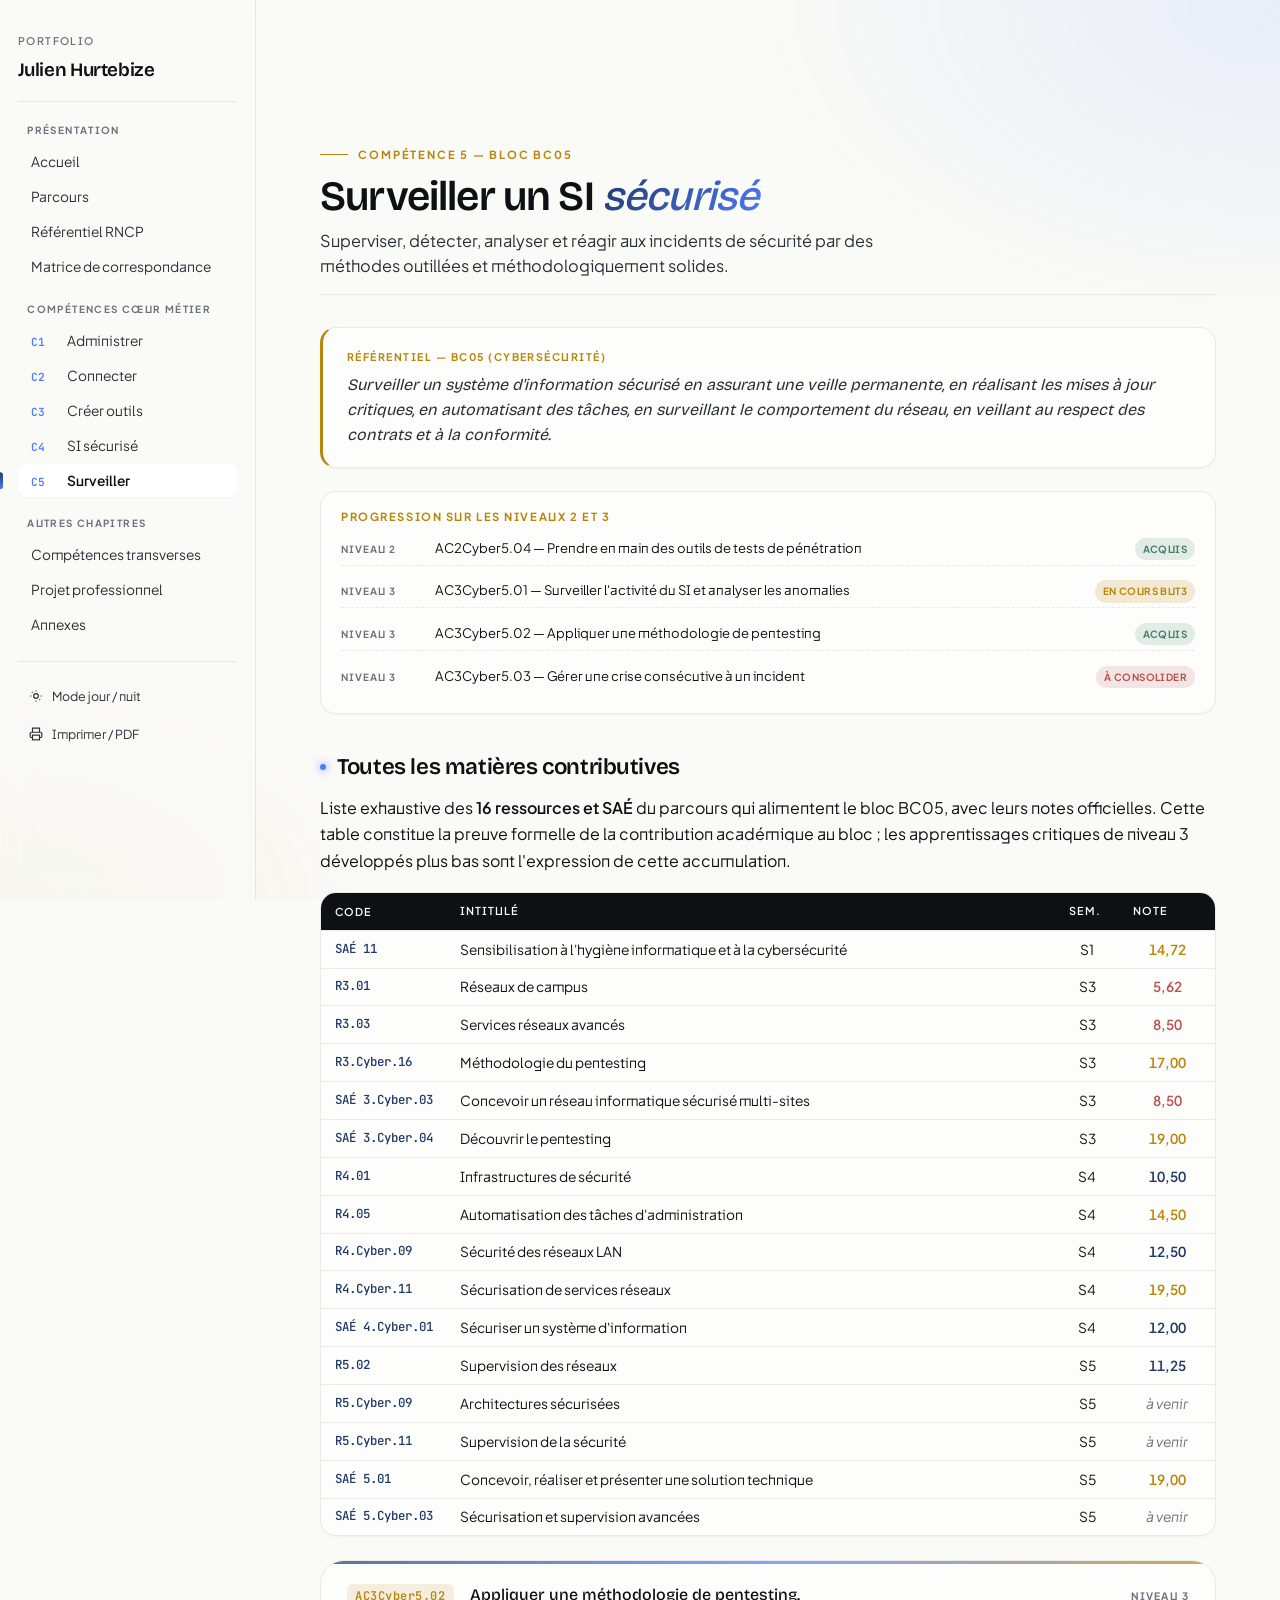
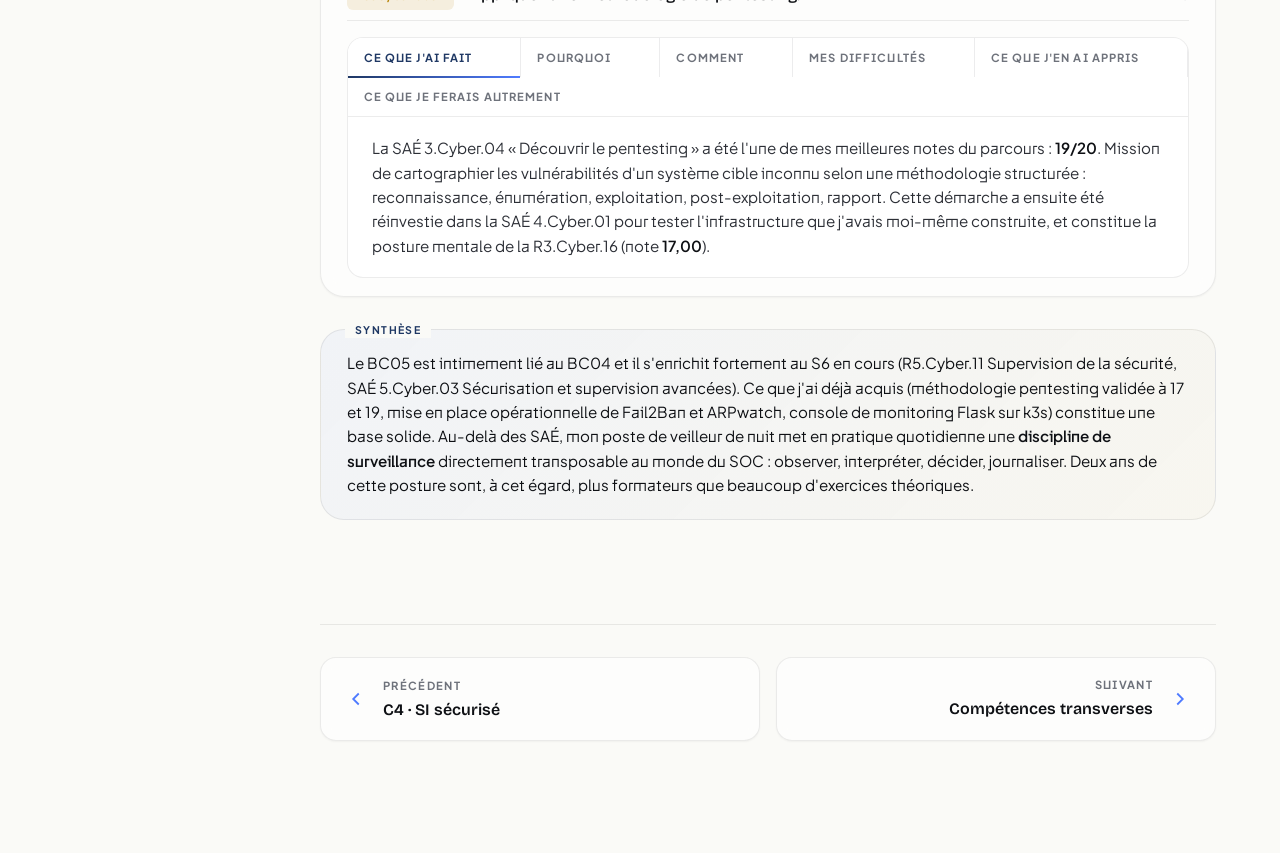
<file: c5.html>
<!DOCTYPE html>
<html lang="fr">
<head>
<meta charset="UTF-8" />
<meta name="viewport" content="width=device-width, initial-scale=1.0" />
<title>C5 — Surveiller un SI sécurisé — Portfolio Julien Hurtebize</title>
<meta name="description" content="Portfolio académique de Julien Hurtebize, BUT 3 R&T Cybersécurité — C5 — Surveiller un SI sécurisé" />
<link rel="preconnect" href="https://fonts.googleapis.com" />
<link rel="preconnect" href="https://fonts.gstatic.com" crossorigin />
<link href="https://fonts.googleapis.com/css2?family=Bricolage+Grotesque:opsz,wght@12..96,400;12..96,500;12..96,600&family=Plus+Jakarta+Sans:wght@400;500;600;700&family=JetBrains+Mono:wght@400;500;600&display=swap" rel="stylesheet" />
<link rel="stylesheet" href="styles.css" />
</head>
<body>
<div class="read-progress" aria-hidden="true"></div>

<div class="mobile-bar">
  <button class="menu-toggle" aria-label="Menu">
    <svg viewBox="0 0 24 24" fill="none" stroke="currentColor" stroke-width="2"><line x1="4" y1="6" x2="20" y2="6"/><line x1="4" y1="12" x2="20" y2="12"/><line x1="4" y1="18" x2="20" y2="18"/></svg>
  </button>
  <span class="mobile-bar-title">C5 — Surveiller un SI sécurisé</span>
  <span style="width:36px"></span>
</div>

<div class="layout">
<aside class="sidebar" aria-label="Sommaire">
  <div class="brand">
    <p class="brand-eyebrow">Portfolio</p>
    <h1 class="brand-name">Julien Hurtebize</h1>
  </div>
  <nav class="toc">
    <span class="toc-section-label">PRÉSENTATION</span>
    <a class="toc-item" href="index.html"><span>Accueil</span></a>
    <a class="toc-item" href="parcours.html"><span>Parcours</span></a>
    <a class="toc-item" href="referentiel.html"><span>Référentiel RNCP</span></a>
    <a class="toc-item" href="matrice.html"><span>Matrice de correspondance</span></a>
    <span class="toc-section-label">COMPÉTENCES CŒUR MÉTIER</span>
    <a class="toc-item" href="c1.html"><span class="toc-code">C1</span><span>Administrer</span></a>
    <a class="toc-item" href="c2.html"><span class="toc-code">C2</span><span>Connecter</span></a>
    <a class="toc-item" href="c3.html"><span class="toc-code">C3</span><span>Créer outils</span></a>
    <a class="toc-item" href="c4.html"><span class="toc-code">C4</span><span>SI sécurisé</span></a>
    <a class="toc-item is-active" href="c5.html"><span class="toc-code">C5</span><span>Surveiller</span></a>
    <span class="toc-section-label">AUTRES CHAPITRES</span>
    <a class="toc-item" href="transverses.html"><span>Compétences transverses</span></a>
    <a class="toc-item" href="avenir.html"><span>Projet professionnel</span></a>
    <a class="toc-item" href="annexes.html"><span>Annexes</span></a>
  </nav>
  <div class="sidebar-footer">
    <button class="sb-btn theme-toggle" aria-label="Thème">
      <svg viewBox="0 0 24 24" fill="none" stroke="currentColor" stroke-width="2"><circle cx="12" cy="12" r="4"/><line x1="12" y1="2" x2="12" y2="4"/><line x1="12" y1="20" x2="12" y2="22"/><line x1="4.93" y1="4.93" x2="6.34" y2="6.34"/><line x1="17.66" y1="17.66" x2="19.07" y2="19.07"/><line x1="2" y1="12" x2="4" y2="12"/><line x1="20" y1="12" x2="22" y2="12"/></svg>
      <span>Mode jour / nuit</span>
    </button>
    <button class="sb-btn print-button" aria-label="Imprimer">
      <svg viewBox="0 0 24 24" fill="none" stroke="currentColor" stroke-width="2"><polyline points="6 9 6 2 18 2 18 9"/><path d="M6 18H4a2 2 0 0 1-2-2v-5a2 2 0 0 1 2-2h16a2 2 0 0 1 2 2v5a2 2 0 0 1-2 2h-2"/><rect x="6" y="14" width="12" height="8"/></svg>
      <span>Imprimer / PDF</span>
    </button>
  </div>
</aside>

<main class="main">
<div class="app-bar">
  <div class="chapter-nav" role="group" aria-label="Navigation chapitres">
    <a class="cn-prev" href="c4.html" aria-label="Chapitre précédent" title="Chapitre précédent">
      <svg viewBox="0 0 24 24" fill="none" stroke="currentColor" stroke-width="2"><polyline points="15 18 9 12 15 6"/></svg>
    </a>
    <span class="counter"><span class="cn-cur">9</span><span style="opacity:0.4">/</span><span class="cn-total">12</span></span>
    <a class="cn-next" href="transverses.html" aria-label="Chapitre suivant" title="Chapitre suivant">
      <svg viewBox="0 0 24 24" fill="none" stroke="currentColor" stroke-width="2"><polyline points="9 18 15 12 9 6"/></svg>
    </a>
  </div>
  <div class="progress-strip" data-current="8" data-total="12"></div>
  <label class="app-search">
    <svg viewBox="0 0 24 24" fill="none" stroke="currentColor" stroke-width="2"><circle cx="11" cy="11" r="8"/><line x1="21" y1="21" x2="16.65" y2="16.65"/></svg>
    <input type="search" placeholder="Rechercher dans cette page…" aria-label="Rechercher" autocomplete="off" />
    <kbd>/</kbd>
  </label>
</div>
<section id="c5">
      <header class="section-header">
        <p class="section-numeral">Compétence 5 — bloc BC05</p>
        <h1 class="section-title">Surveiller un SI <em>sécurisé</em></h1>
        <p class="section-lede">Superviser, détecter, analyser et réagir aux incidents de sécurité par des méthodes outillées et méthodologiquement solides.</p>
      </header>

      <div class="quote-rncp">
        <span class="quote-label">Référentiel — BC05 (Cybersécurité)</span>
        <p>Surveiller un système d'information sécurisé en assurant une veille permanente, en réalisant les mises à jour critiques, en automatisant des tâches, en surveillant le comportement du réseau, en veillant au respect des contrats et à la conformité.</p>
      </div>

      <div class="ac-prog">
        <h4>Progression sur les niveaux 2 et 3</h4>
        <ul>
          <li><span class="lvl">Niveau 2</span><span>AC2Cyber5.04 — Prendre en main des outils de tests de pénétration</span><span class="badge b-acquis">Acquis</span></li>
          <li><span class="lvl">Niveau 3</span><span>AC3Cyber5.01 — Surveiller l'activité du SI et analyser les anomalies</span><span class="badge b-encours">En cours BUT3</span></li>
          <li><span class="lvl">Niveau 3</span><span>AC3Cyber5.02 — Appliquer une méthodologie de pentesting</span><span class="badge b-acquis">Acquis</span></li>
          <li><span class="lvl">Niveau 3</span><span>AC3Cyber5.03 — Gérer une crise consécutive à un incident</span><span class="badge b-acons">À consolider</span></li>
        </ul>
      </div>

      <h2>Toutes les matières contributives</h2>
      <p>Liste exhaustive des <strong>16 ressources et SAÉ</strong> du parcours qui alimentent le bloc BC05, avec leurs notes officielles. Cette table constitue la preuve formelle de la contribution académique au bloc ; les apprentissages critiques de niveau 3 développés plus bas sont l'expression de cette accumulation.</p>
      <div class="table-wrap">
        <table class="matieres-bloc">
<thead><tr><th>Code</th><th>Intitulé</th><th>Sem.</th><th>Note</th></tr></thead><tbody>
<tr>
<td class="code-cell">SAÉ 11</td>
<td>Sensibilisation à l'hygiène informatique et à la cybersécurité</td>
<td class="center">S1</td>
<td class="note-cell note-strong">14,72</td>
</tr>
<tr>
<td class="code-cell">R3.01</td>
<td>Réseaux de campus</td>
<td class="center">S3</td>
<td class="note-cell note-weak">5,62</td>
</tr>
<tr>
<td class="code-cell">R3.03</td>
<td>Services réseaux avancés</td>
<td class="center">S3</td>
<td class="note-cell note-weak">8,50</td>
</tr>
<tr>
<td class="code-cell">R3.Cyber.16</td>
<td>Méthodologie du pentesting</td>
<td class="center">S3</td>
<td class="note-cell note-strong">17,00</td>
</tr>
<tr>
<td class="code-cell">SAÉ 3.Cyber.03</td>
<td>Concevoir un réseau informatique sécurisé multi-sites</td>
<td class="center">S3</td>
<td class="note-cell note-weak">8,50</td>
</tr>
<tr>
<td class="code-cell">SAÉ 3.Cyber.04</td>
<td>Découvrir le pentesting</td>
<td class="center">S3</td>
<td class="note-cell note-strong">19,00</td>
</tr>
<tr>
<td class="code-cell">R4.01</td>
<td>Infrastructures de sécurité</td>
<td class="center">S4</td>
<td class="note-cell note-mid">10,50</td>
</tr>
<tr>
<td class="code-cell">R4.05</td>
<td>Automatisation des tâches d'administration</td>
<td class="center">S4</td>
<td class="note-cell note-strong">14,50</td>
</tr>
<tr>
<td class="code-cell">R4.Cyber.09</td>
<td>Sécurité des réseaux LAN</td>
<td class="center">S4</td>
<td class="note-cell note-mid">12,50</td>
</tr>
<tr>
<td class="code-cell">R4.Cyber.11</td>
<td>Sécurisation de services réseaux</td>
<td class="center">S4</td>
<td class="note-cell note-strong">19,50</td>
</tr>
<tr>
<td class="code-cell">SAÉ 4.Cyber.01</td>
<td>Sécuriser un système d'information</td>
<td class="center">S4</td>
<td class="note-cell note-mid">12,00</td>
</tr>
<tr>
<td class="code-cell">R5.02</td>
<td>Supervision des réseaux</td>
<td class="center">S5</td>
<td class="note-cell note-mid">11,25</td>
</tr>
<tr>
<td class="code-cell">R5.Cyber.09</td>
<td>Architectures sécurisées</td>
<td class="center">S5</td>
<td class="note-cell note-pending">à venir</td>
</tr>
<tr>
<td class="code-cell">R5.Cyber.11</td>
<td>Supervision de la sécurité</td>
<td class="center">S5</td>
<td class="note-cell note-pending">à venir</td>
</tr>
<tr>
<td class="code-cell">SAÉ 5.01</td>
<td>Concevoir, réaliser et présenter une solution technique</td>
<td class="center">S5</td>
<td class="note-cell note-strong">19,00</td>
</tr>
<tr>
<td class="code-cell">SAÉ 5.Cyber.03</td>
<td>Sécurisation et supervision avancées</td>
<td class="center">S5</td>
<td class="note-cell note-pending">à venir</td>
</tr>
</tbody>
        </table>
      </div>


      <article class="ac-card">
        <header class="ac-header">
          <span class="ac-code">AC3Cyber5.02</span>
          <p class="ac-title">Appliquer une méthodologie de pentesting.</p>
          <span class="ac-level">Niveau 3</span>
        </header>
        <dl class="six-q">
          <div><dt>Ce que j'ai fait</dt><dd>La SAÉ 3.Cyber.04 « Découvrir le pentesting » a été l'une de mes meilleures notes du parcours : <strong>19/20</strong>. Mission de cartographier les vulnérabilités d'un système cible inconnu selon une méthodologie structurée : reconnaissance, énumération, exploitation, post-exploitation, rapport. Cette démarche a ensuite été réinvestie dans la SAÉ 4.Cyber.01 pour tester l'infrastructure que j'avais moi-même construite, et constitue la posture mentale de la R3.Cyber.16 (note <strong>17,00</strong>).</dd></div>
          <div><dt>Pourquoi</dt><dd>Le pentesting est l'un des rares moyens de mesurer concrètement la posture de sécurité d'un SI. Toutes les politiques restent théoriques tant qu'on ne tente pas, dans un cadre éthique, de les contourner.</dd></div>
          <div><dt>Comment</dt><dd>Méthodologie reproductible : reconnaissance passive (whois, OSINT) puis active (Nmap pour ports et services), énumération (gobuster, enum4linux, Nikto), exploitation selon vulnérabilités (sqlmap pour les injections, Hydra pour le brute-force), documentation systématique avec classification CVSS et recommandations de remédiation.</dd></div>
          <div><dt>Mes difficultés</dt><dd>La discipline méthodologique. Le pentesting peut tourner au « bidouillage » euphorique où l'on cherche à exploiter sans rigueur, ce qui produit des résultats inreproductibles. Suivre une méthodologie écrite, prendre des notes systématiques, refaire un scan dans une session propre pour vérifier un résultat : c'est moins ludique mais c'est ce qui distingue un test professionnel d'une démonstration.</dd></div>
          <div><dt>Ce que j'en ai appris</dt><dd>Le pentesting m'a appris à toujours raisonner du point de vue de l'attaquant, y compris quand je conçois une infrastructure défensive. Cette inversion rend les choix d'architecture plus rigoureux : on ne sécurise pas contre des menaces génériques, on sécurise contre des scénarios concrets.</dd></div>
          <div><dt>Ce que je ferais autrement</dt><dd>Construire dès le début un rapport-type avec les sections obligatoires (synthèse exécutive, méthodologie, vulnérabilités par criticité, recommandations, annexes techniques). C'est un livrable standardisé qui structure le travail dès la phase de reconnaissance.</dd></div>
        </dl>
      </article>

      <div class="synthesis">
        <p>Le BC05 est intimement lié au BC04 et il s'enrichit fortement au S6 en cours (R5.Cyber.11 Supervision de la sécurité, SAÉ 5.Cyber.03 Sécurisation et supervision avancées). Ce que j'ai déjà acquis (méthodologie pentesting validée à 17 et 19, mise en place opérationnelle de Fail2Ban et ARPwatch, console de monitoring Flask sur k3s) constitue une base solide. Au-delà des SAÉ, mon poste de veilleur de nuit met en pratique quotidienne une <strong>discipline de surveillance</strong> directement transposable au monde du SOC : observer, interpréter, décider, journaliser. Deux ans de cette posture sont, à cet égard, plus formateurs que beaucoup d'exercices théoriques.</p>
      </div>
    </section>
<nav class="pagenav" aria-label="Navigation entre chapitres">
  <a class="pagenav-link pagenav-prev" href="c4.html">
    <svg viewBox="0 0 24 24" fill="none" stroke="currentColor" stroke-width="2"><polyline points="15 18 9 12 15 6"/></svg>
    <span>
      <span class="pagenav-label">Précédent</span>
      <span class="pagenav-title">C4 · SI sécurisé</span>
    </span>
  </a>
  <a class="pagenav-link pagenav-next" href="transverses.html">
    <span>
      <span class="pagenav-label">Suivant</span>
      <span class="pagenav-title">Compétences transverses</span>
    </span>
    <svg viewBox="0 0 24 24" fill="none" stroke="currentColor" stroke-width="2"><polyline points="9 18 15 12 9 6"/></svg>
  </a>
</nav>
</main>
</div>

<script src="script.js"></script>
</body>
</html>
</file>
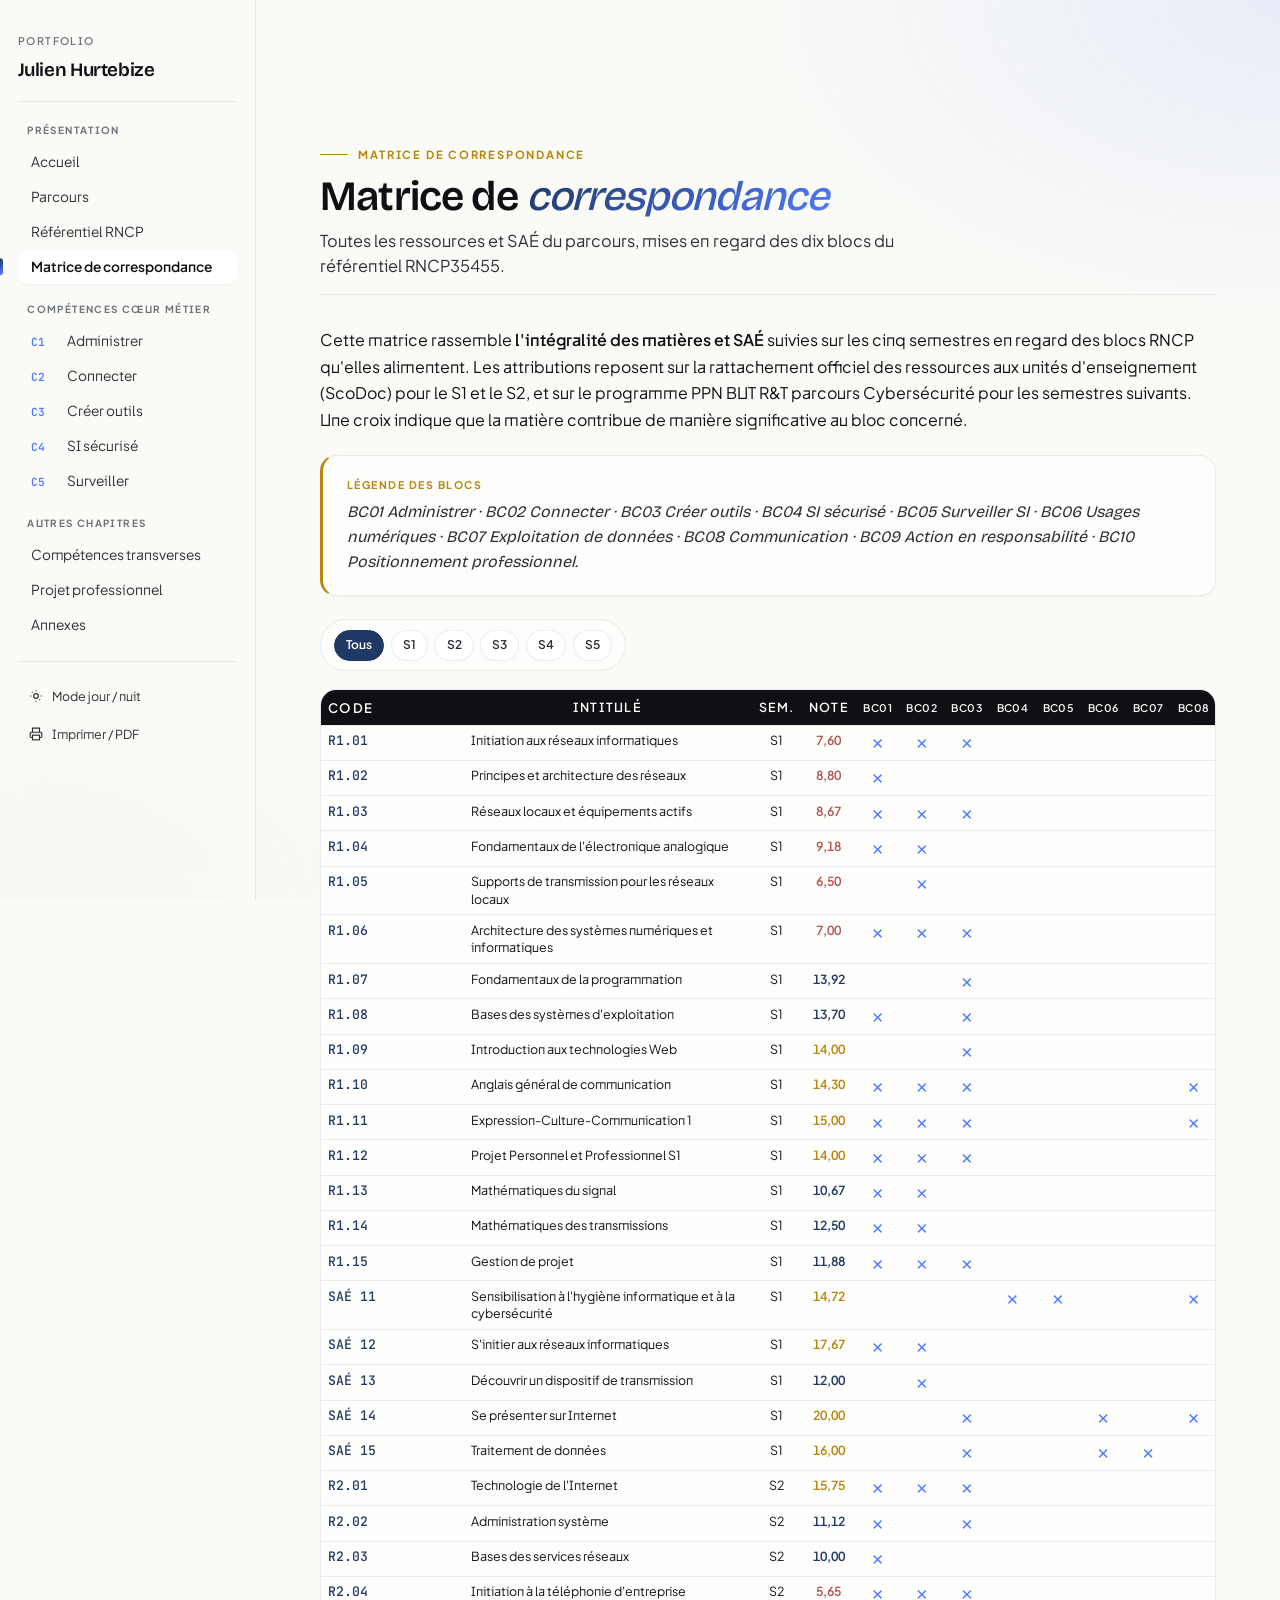
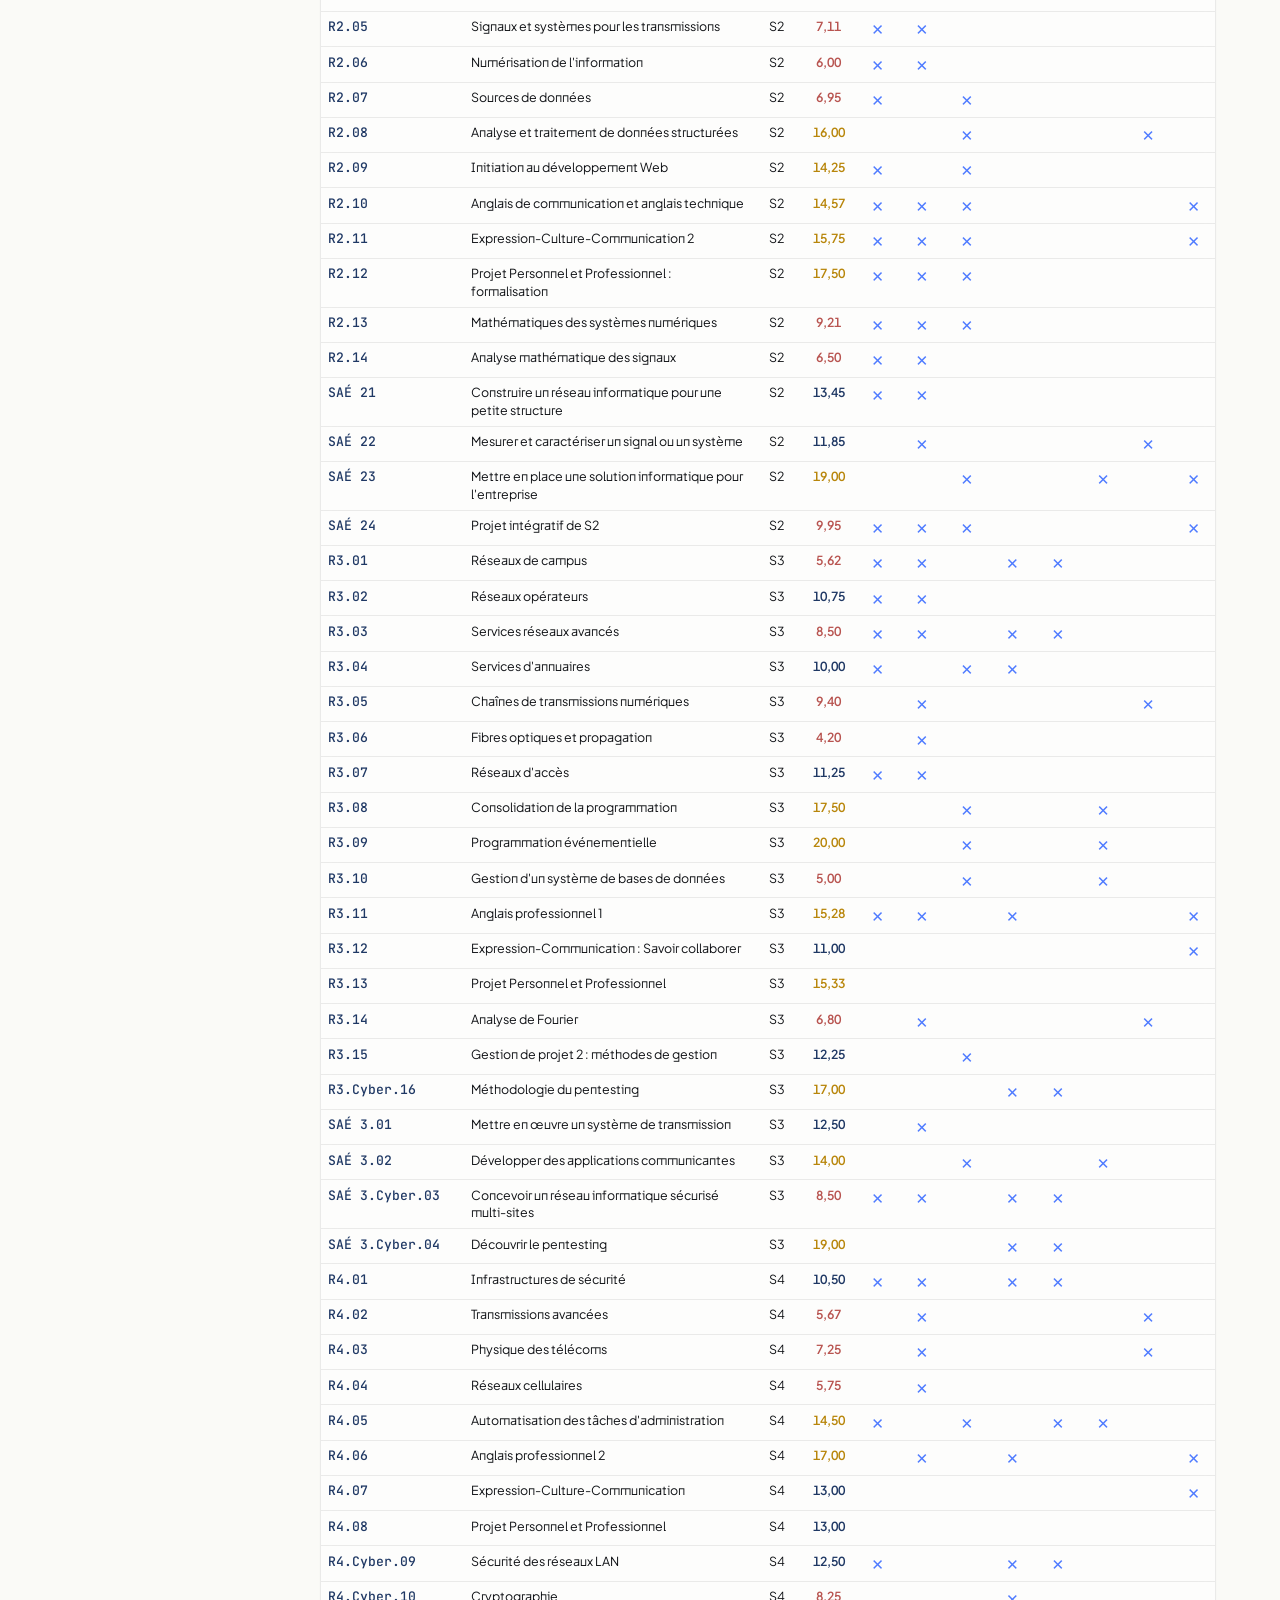
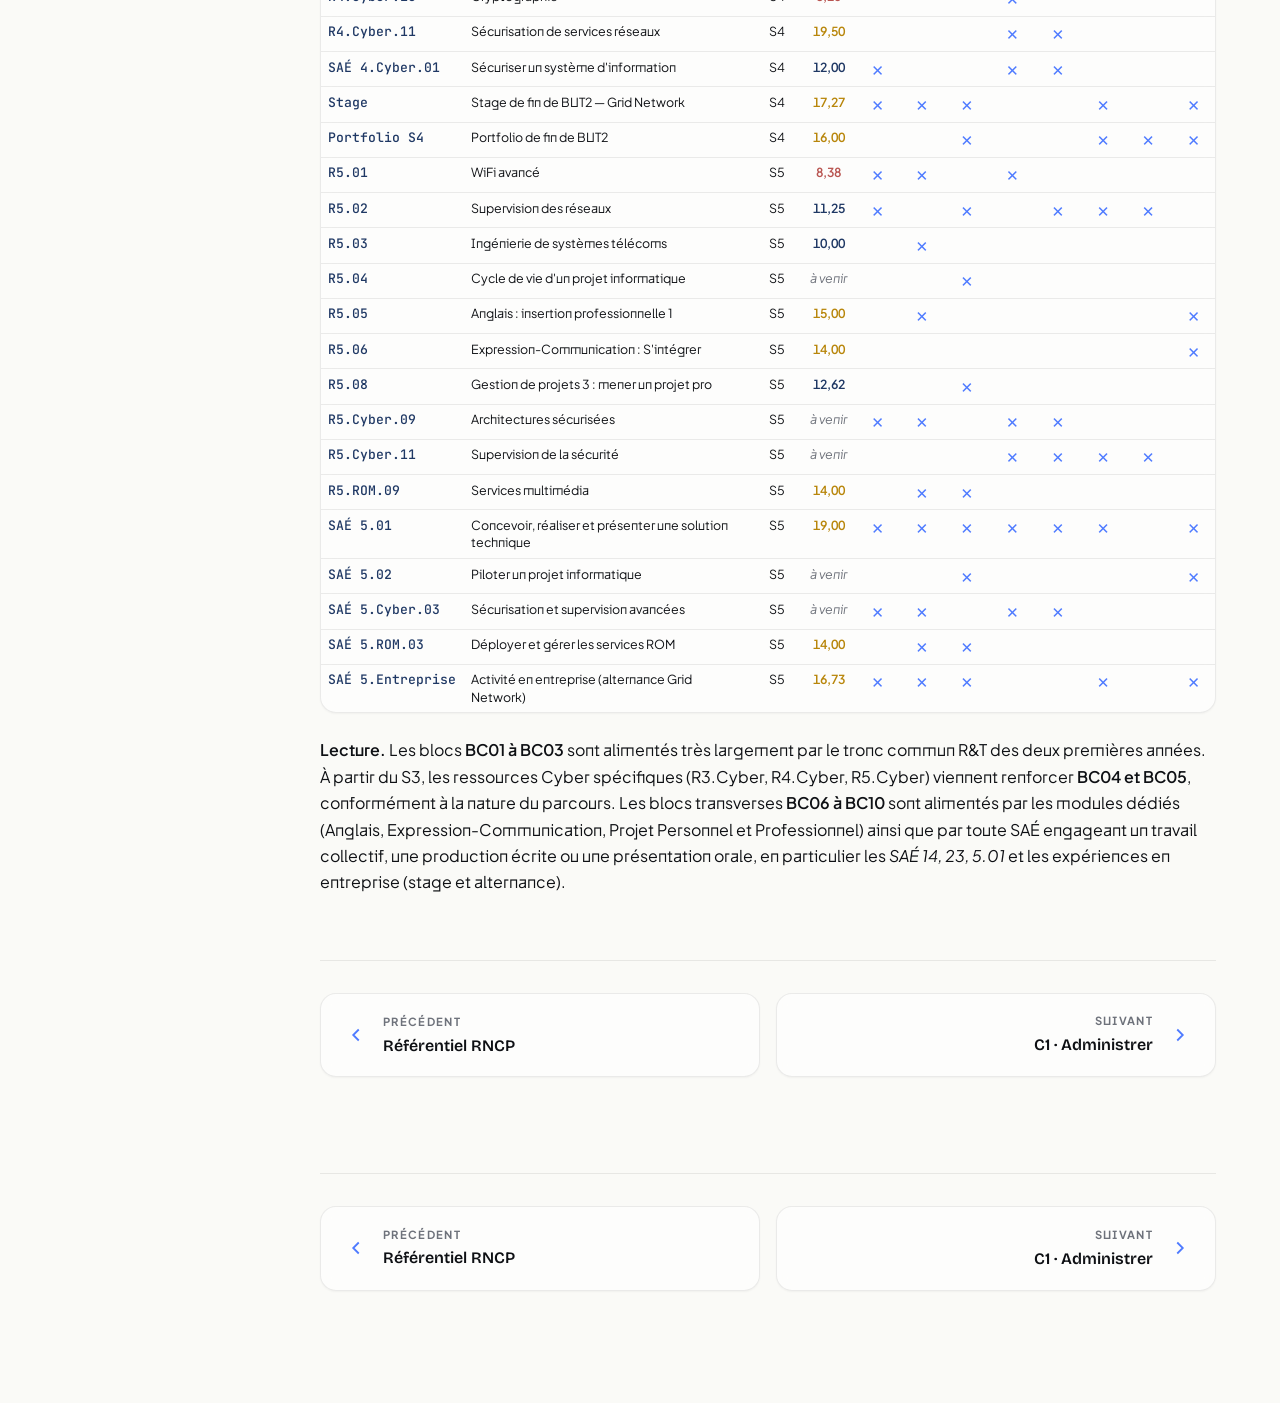
<file: matrice.html>
<!DOCTYPE html>
<html lang="fr">
<head>
<meta charset="UTF-8" />
<meta name="viewport" content="width=device-width, initial-scale=1.0" />
<title>Matrice de correspondance — Portfolio Julien Hurtebize</title>
<meta name="description" content="Portfolio académique de Julien Hurtebize, BUT 3 R&T Cybersécurité — Matrice de correspondance" />
<link rel="preconnect" href="https://fonts.googleapis.com" />
<link rel="preconnect" href="https://fonts.gstatic.com" crossorigin />
<link href="https://fonts.googleapis.com/css2?family=Bricolage+Grotesque:opsz,wght@12..96,400;12..96,500;12..96,600&family=Plus+Jakarta+Sans:wght@400;500;600;700&family=JetBrains+Mono:wght@400;500;600&display=swap" rel="stylesheet" />
<link rel="stylesheet" href="styles.css" />
</head>
<body>
<div class="read-progress" aria-hidden="true"></div>

<div class="mobile-bar">
  <button class="menu-toggle" aria-label="Menu">
    <svg viewBox="0 0 24 24" fill="none" stroke="currentColor" stroke-width="2"><line x1="4" y1="6" x2="20" y2="6"/><line x1="4" y1="12" x2="20" y2="12"/><line x1="4" y1="18" x2="20" y2="18"/></svg>
  </button>
  <span class="mobile-bar-title">Matrice de correspondance</span>
  <span style="width:36px"></span>
</div>

<div class="layout">
<aside class="sidebar" aria-label="Sommaire">
  <div class="brand">
    <p class="brand-eyebrow">Portfolio</p>
    <h1 class="brand-name">Julien Hurtebize</h1>
  </div>
  <nav class="toc">
    <span class="toc-section-label">PRÉSENTATION</span>
    <a class="toc-item" href="index.html"><span>Accueil</span></a>
    <a class="toc-item" href="parcours.html"><span>Parcours</span></a>
    <a class="toc-item" href="referentiel.html"><span>Référentiel RNCP</span></a>
    <a class="toc-item is-active" href="matrice.html"><span>Matrice de correspondance</span></a>
    <span class="toc-section-label">COMPÉTENCES CŒUR MÉTIER</span>
    <a class="toc-item" href="c1.html"><span class="toc-code">C1</span><span>Administrer</span></a>
    <a class="toc-item" href="c2.html"><span class="toc-code">C2</span><span>Connecter</span></a>
    <a class="toc-item" href="c3.html"><span class="toc-code">C3</span><span>Créer outils</span></a>
    <a class="toc-item" href="c4.html"><span class="toc-code">C4</span><span>SI sécurisé</span></a>
    <a class="toc-item" href="c5.html"><span class="toc-code">C5</span><span>Surveiller</span></a>
    <span class="toc-section-label">AUTRES CHAPITRES</span>
    <a class="toc-item" href="transverses.html"><span>Compétences transverses</span></a>
    <a class="toc-item" href="avenir.html"><span>Projet professionnel</span></a>
    <a class="toc-item" href="annexes.html"><span>Annexes</span></a>
  </nav>
  <div class="sidebar-footer">
    <button class="sb-btn theme-toggle" aria-label="Thème">
      <svg viewBox="0 0 24 24" fill="none" stroke="currentColor" stroke-width="2"><circle cx="12" cy="12" r="4"/><line x1="12" y1="2" x2="12" y2="4"/><line x1="12" y1="20" x2="12" y2="22"/><line x1="4.93" y1="4.93" x2="6.34" y2="6.34"/><line x1="17.66" y1="17.66" x2="19.07" y2="19.07"/><line x1="2" y1="12" x2="4" y2="12"/><line x1="20" y1="12" x2="22" y2="12"/></svg>
      <span>Mode jour / nuit</span>
    </button>
    <button class="sb-btn print-button" aria-label="Imprimer">
      <svg viewBox="0 0 24 24" fill="none" stroke="currentColor" stroke-width="2"><polyline points="6 9 6 2 18 2 18 9"/><path d="M6 18H4a2 2 0 0 1-2-2v-5a2 2 0 0 1 2-2h16a2 2 0 0 1 2 2v5a2 2 0 0 1-2 2h-2"/><rect x="6" y="14" width="12" height="8"/></svg>
      <span>Imprimer / PDF</span>
    </button>
  </div>
</aside>

<main class="main">
<div class="app-bar">
  <div class="chapter-nav" role="group" aria-label="Navigation chapitres">
    <a class="cn-prev" href="referentiel.html" aria-label="Chapitre précédent" title="Chapitre précédent">
      <svg viewBox="0 0 24 24" fill="none" stroke="currentColor" stroke-width="2"><polyline points="15 18 9 12 15 6"/></svg>
    </a>
    <span class="counter"><span class="cn-cur">4</span><span style="opacity:0.4">/</span><span class="cn-total">12</span></span>
    <a class="cn-next" href="c1.html" aria-label="Chapitre suivant" title="Chapitre suivant">
      <svg viewBox="0 0 24 24" fill="none" stroke="currentColor" stroke-width="2"><polyline points="9 18 15 12 9 6"/></svg>
    </a>
  </div>
  <div class="progress-strip" data-current="3" data-total="12"></div>
  <label class="app-search">
    <svg viewBox="0 0 24 24" fill="none" stroke="currentColor" stroke-width="2"><circle cx="11" cy="11" r="8"/><line x1="21" y1="21" x2="16.65" y2="16.65"/></svg>
    <input type="search" placeholder="Rechercher dans cette page…" aria-label="Rechercher" autocomplete="off" />
    <kbd>/</kbd>
  </label>
</div>
<section id="matrice">
      <header class="section-header">
        <p class="section-numeral">Matrice de correspondance</p>
        <h1 class="section-title">Matrice de <em>correspondance</em></h1>
        <p class="section-lede">Toutes les ressources et SAÉ du parcours, mises en regard des dix blocs du référentiel RNCP35455.</p>
      </header>

      <p>Cette matrice rassemble <strong>l'intégralité des matières et SAÉ</strong> suivies sur les cinq semestres en regard des blocs RNCP qu'elles alimentent. Les attributions reposent sur la rattachement officiel des ressources aux unités d'enseignement (ScoDoc) pour le S1 et le S2, et sur le programme PPN BUT R&amp;T parcours Cybersécurité pour les semestres suivants. Une croix indique que la matière contribue de manière significative au bloc concerné.</p>

      <div class="quote-rncp">
        <span class="quote-label">Légende des blocs</span>
        <p>BC01 Administrer · BC02 Connecter · BC03 Créer outils · BC04 SI sécurisé · BC05 Surveiller SI · BC06 Usages numériques · BC07 Exploitation de données · BC08 Communication · BC09 Action en responsabilité · BC10 Positionnement professionnel.</p>
      </div>

      <div class="matrix-controls">
        <button class="filter-chip is-active" data-sem-matrix="all">Tous</button>
        <button class="filter-chip" data-sem-matrix="S1">S1</button>
        <button class="filter-chip" data-sem-matrix="S2">S2</button>
        <button class="filter-chip" data-sem-matrix="S3">S3</button>
        <button class="filter-chip" data-sem-matrix="S4">S4</button>
        <button class="filter-chip" data-sem-matrix="S5">S5</button>
      </div>

      <div class="table-wrap">
        <table class="matrix matrix-full" id="matrix-full">
<thead><tr>
<th>Code</th><th>Intitulé</th><th>Sem.</th><th>Note</th>
<th>BC01</th>
<th>BC02</th>
<th>BC03</th>
<th>BC04</th>
<th>BC05</th>
<th>BC06</th>
<th>BC07</th>
<th>BC08</th>
<th>BC09</th>
<th>BC10</th>
</tr></thead><tbody>
<tr data-sem="S1">
<td class="code-cell">R1.01</td>
<td>Initiation aux réseaux informatiques</td>
<td class="center">S1</td>
<td class="note-cell note-weak">7,60</td>
<td><span class="check">✕</span></td>
<td><span class="check">✕</span></td>
<td><span class="check">✕</span></td>
<td></td>
<td></td>
<td></td>
<td></td>
<td></td>
<td></td>
<td></td>
</tr>
<tr data-sem="S1">
<td class="code-cell">R1.02</td>
<td>Principes et architecture des réseaux</td>
<td class="center">S1</td>
<td class="note-cell note-weak">8,80</td>
<td><span class="check">✕</span></td>
<td></td>
<td></td>
<td></td>
<td></td>
<td></td>
<td></td>
<td></td>
<td></td>
<td></td>
</tr>
<tr data-sem="S1">
<td class="code-cell">R1.03</td>
<td>Réseaux locaux et équipements actifs</td>
<td class="center">S1</td>
<td class="note-cell note-weak">8,67</td>
<td><span class="check">✕</span></td>
<td><span class="check">✕</span></td>
<td><span class="check">✕</span></td>
<td></td>
<td></td>
<td></td>
<td></td>
<td></td>
<td></td>
<td></td>
</tr>
<tr data-sem="S1">
<td class="code-cell">R1.04</td>
<td>Fondamentaux de l'électronique analogique</td>
<td class="center">S1</td>
<td class="note-cell note-weak">9,18</td>
<td><span class="check">✕</span></td>
<td><span class="check">✕</span></td>
<td></td>
<td></td>
<td></td>
<td></td>
<td></td>
<td></td>
<td></td>
<td></td>
</tr>
<tr data-sem="S1">
<td class="code-cell">R1.05</td>
<td>Supports de transmission pour les réseaux locaux</td>
<td class="center">S1</td>
<td class="note-cell note-weak">6,50</td>
<td></td>
<td><span class="check">✕</span></td>
<td></td>
<td></td>
<td></td>
<td></td>
<td></td>
<td></td>
<td></td>
<td></td>
</tr>
<tr data-sem="S1">
<td class="code-cell">R1.06</td>
<td>Architecture des systèmes numériques et informatiques</td>
<td class="center">S1</td>
<td class="note-cell note-weak">7,00</td>
<td><span class="check">✕</span></td>
<td><span class="check">✕</span></td>
<td><span class="check">✕</span></td>
<td></td>
<td></td>
<td></td>
<td></td>
<td></td>
<td></td>
<td></td>
</tr>
<tr data-sem="S1">
<td class="code-cell">R1.07</td>
<td>Fondamentaux de la programmation</td>
<td class="center">S1</td>
<td class="note-cell note-mid">13,92</td>
<td></td>
<td></td>
<td><span class="check">✕</span></td>
<td></td>
<td></td>
<td></td>
<td></td>
<td></td>
<td></td>
<td></td>
</tr>
<tr data-sem="S1">
<td class="code-cell">R1.08</td>
<td>Bases des systèmes d'exploitation</td>
<td class="center">S1</td>
<td class="note-cell note-mid">13,70</td>
<td><span class="check">✕</span></td>
<td></td>
<td><span class="check">✕</span></td>
<td></td>
<td></td>
<td></td>
<td></td>
<td></td>
<td></td>
<td></td>
</tr>
<tr data-sem="S1">
<td class="code-cell">R1.09</td>
<td>Introduction aux technologies Web</td>
<td class="center">S1</td>
<td class="note-cell note-strong">14,00</td>
<td></td>
<td></td>
<td><span class="check">✕</span></td>
<td></td>
<td></td>
<td></td>
<td></td>
<td></td>
<td></td>
<td></td>
</tr>
<tr data-sem="S1">
<td class="code-cell">R1.10</td>
<td>Anglais général de communication</td>
<td class="center">S1</td>
<td class="note-cell note-strong">14,30</td>
<td><span class="check">✕</span></td>
<td><span class="check">✕</span></td>
<td><span class="check">✕</span></td>
<td></td>
<td></td>
<td></td>
<td></td>
<td><span class="check">✕</span></td>
<td></td>
<td></td>
</tr>
<tr data-sem="S1">
<td class="code-cell">R1.11</td>
<td>Expression-Culture-Communication 1</td>
<td class="center">S1</td>
<td class="note-cell note-strong">15,00</td>
<td><span class="check">✕</span></td>
<td><span class="check">✕</span></td>
<td><span class="check">✕</span></td>
<td></td>
<td></td>
<td></td>
<td></td>
<td><span class="check">✕</span></td>
<td></td>
<td></td>
</tr>
<tr data-sem="S1">
<td class="code-cell">R1.12</td>
<td>Projet Personnel et Professionnel S1</td>
<td class="center">S1</td>
<td class="note-cell note-strong">14,00</td>
<td><span class="check">✕</span></td>
<td><span class="check">✕</span></td>
<td><span class="check">✕</span></td>
<td></td>
<td></td>
<td></td>
<td></td>
<td></td>
<td></td>
<td><span class="check">✕</span></td>
</tr>
<tr data-sem="S1">
<td class="code-cell">R1.13</td>
<td>Mathématiques du signal</td>
<td class="center">S1</td>
<td class="note-cell note-mid">10,67</td>
<td><span class="check">✕</span></td>
<td><span class="check">✕</span></td>
<td></td>
<td></td>
<td></td>
<td></td>
<td></td>
<td></td>
<td></td>
<td></td>
</tr>
<tr data-sem="S1">
<td class="code-cell">R1.14</td>
<td>Mathématiques des transmissions</td>
<td class="center">S1</td>
<td class="note-cell note-mid">12,50</td>
<td><span class="check">✕</span></td>
<td><span class="check">✕</span></td>
<td></td>
<td></td>
<td></td>
<td></td>
<td></td>
<td></td>
<td></td>
<td></td>
</tr>
<tr data-sem="S1">
<td class="code-cell">R1.15</td>
<td>Gestion de projet</td>
<td class="center">S1</td>
<td class="note-cell note-mid">11,88</td>
<td><span class="check">✕</span></td>
<td><span class="check">✕</span></td>
<td><span class="check">✕</span></td>
<td></td>
<td></td>
<td></td>
<td></td>
<td></td>
<td><span class="check">✕</span></td>
<td></td>
</tr>
<tr data-sem="S1">
<td class="code-cell">SAÉ 11</td>
<td>Sensibilisation à l'hygiène informatique et à la cybersécurité</td>
<td class="center">S1</td>
<td class="note-cell note-strong">14,72</td>
<td></td>
<td></td>
<td></td>
<td><span class="check">✕</span></td>
<td><span class="check">✕</span></td>
<td></td>
<td></td>
<td><span class="check">✕</span></td>
<td></td>
<td></td>
</tr>
<tr data-sem="S1">
<td class="code-cell">SAÉ 12</td>
<td>S'initier aux réseaux informatiques</td>
<td class="center">S1</td>
<td class="note-cell note-strong">17,67</td>
<td><span class="check">✕</span></td>
<td><span class="check">✕</span></td>
<td></td>
<td></td>
<td></td>
<td></td>
<td></td>
<td></td>
<td></td>
<td></td>
</tr>
<tr data-sem="S1">
<td class="code-cell">SAÉ 13</td>
<td>Découvrir un dispositif de transmission</td>
<td class="center">S1</td>
<td class="note-cell note-mid">12,00</td>
<td></td>
<td><span class="check">✕</span></td>
<td></td>
<td></td>
<td></td>
<td></td>
<td></td>
<td></td>
<td></td>
<td></td>
</tr>
<tr data-sem="S1">
<td class="code-cell">SAÉ 14</td>
<td>Se présenter sur Internet</td>
<td class="center">S1</td>
<td class="note-cell note-strong">20,00</td>
<td></td>
<td></td>
<td><span class="check">✕</span></td>
<td></td>
<td></td>
<td><span class="check">✕</span></td>
<td></td>
<td><span class="check">✕</span></td>
<td></td>
<td><span class="check">✕</span></td>
</tr>
<tr data-sem="S1">
<td class="code-cell">SAÉ 15</td>
<td>Traitement de données</td>
<td class="center">S1</td>
<td class="note-cell note-strong">16,00</td>
<td></td>
<td></td>
<td><span class="check">✕</span></td>
<td></td>
<td></td>
<td><span class="check">✕</span></td>
<td><span class="check">✕</span></td>
<td></td>
<td></td>
<td></td>
</tr>
<tr data-sem="S2">
<td class="code-cell">R2.01</td>
<td>Technologie de l'Internet</td>
<td class="center">S2</td>
<td class="note-cell note-strong">15,75</td>
<td><span class="check">✕</span></td>
<td><span class="check">✕</span></td>
<td><span class="check">✕</span></td>
<td></td>
<td></td>
<td></td>
<td></td>
<td></td>
<td></td>
<td></td>
</tr>
<tr data-sem="S2">
<td class="code-cell">R2.02</td>
<td>Administration système</td>
<td class="center">S2</td>
<td class="note-cell note-mid">11,12</td>
<td><span class="check">✕</span></td>
<td></td>
<td><span class="check">✕</span></td>
<td></td>
<td></td>
<td></td>
<td></td>
<td></td>
<td></td>
<td></td>
</tr>
<tr data-sem="S2">
<td class="code-cell">R2.03</td>
<td>Bases des services réseaux</td>
<td class="center">S2</td>
<td class="note-cell note-mid">10,00</td>
<td><span class="check">✕</span></td>
<td></td>
<td></td>
<td></td>
<td></td>
<td></td>
<td></td>
<td></td>
<td></td>
<td></td>
</tr>
<tr data-sem="S2">
<td class="code-cell">R2.04</td>
<td>Initiation à la téléphonie d'entreprise</td>
<td class="center">S2</td>
<td class="note-cell note-weak">5,65</td>
<td><span class="check">✕</span></td>
<td><span class="check">✕</span></td>
<td><span class="check">✕</span></td>
<td></td>
<td></td>
<td></td>
<td></td>
<td></td>
<td></td>
<td></td>
</tr>
<tr data-sem="S2">
<td class="code-cell">R2.05</td>
<td>Signaux et systèmes pour les transmissions</td>
<td class="center">S2</td>
<td class="note-cell note-weak">7,11</td>
<td><span class="check">✕</span></td>
<td><span class="check">✕</span></td>
<td></td>
<td></td>
<td></td>
<td></td>
<td></td>
<td></td>
<td></td>
<td></td>
</tr>
<tr data-sem="S2">
<td class="code-cell">R2.06</td>
<td>Numérisation de l'information</td>
<td class="center">S2</td>
<td class="note-cell note-weak">6,00</td>
<td><span class="check">✕</span></td>
<td><span class="check">✕</span></td>
<td></td>
<td></td>
<td></td>
<td></td>
<td></td>
<td></td>
<td></td>
<td></td>
</tr>
<tr data-sem="S2">
<td class="code-cell">R2.07</td>
<td>Sources de données</td>
<td class="center">S2</td>
<td class="note-cell note-weak">6,95</td>
<td><span class="check">✕</span></td>
<td></td>
<td><span class="check">✕</span></td>
<td></td>
<td></td>
<td></td>
<td></td>
<td></td>
<td></td>
<td></td>
</tr>
<tr data-sem="S2">
<td class="code-cell">R2.08</td>
<td>Analyse et traitement de données structurées</td>
<td class="center">S2</td>
<td class="note-cell note-strong">16,00</td>
<td></td>
<td></td>
<td><span class="check">✕</span></td>
<td></td>
<td></td>
<td></td>
<td><span class="check">✕</span></td>
<td></td>
<td></td>
<td></td>
</tr>
<tr data-sem="S2">
<td class="code-cell">R2.09</td>
<td>Initiation au développement Web</td>
<td class="center">S2</td>
<td class="note-cell note-strong">14,25</td>
<td><span class="check">✕</span></td>
<td></td>
<td><span class="check">✕</span></td>
<td></td>
<td></td>
<td></td>
<td></td>
<td></td>
<td></td>
<td></td>
</tr>
<tr data-sem="S2">
<td class="code-cell">R2.10</td>
<td>Anglais de communication et anglais technique</td>
<td class="center">S2</td>
<td class="note-cell note-strong">14,57</td>
<td><span class="check">✕</span></td>
<td><span class="check">✕</span></td>
<td><span class="check">✕</span></td>
<td></td>
<td></td>
<td></td>
<td></td>
<td><span class="check">✕</span></td>
<td></td>
<td></td>
</tr>
<tr data-sem="S2">
<td class="code-cell">R2.11</td>
<td>Expression-Culture-Communication 2</td>
<td class="center">S2</td>
<td class="note-cell note-strong">15,75</td>
<td><span class="check">✕</span></td>
<td><span class="check">✕</span></td>
<td><span class="check">✕</span></td>
<td></td>
<td></td>
<td></td>
<td></td>
<td><span class="check">✕</span></td>
<td></td>
<td></td>
</tr>
<tr data-sem="S2">
<td class="code-cell">R2.12</td>
<td>Projet Personnel et Professionnel : formalisation</td>
<td class="center">S2</td>
<td class="note-cell note-strong">17,50</td>
<td><span class="check">✕</span></td>
<td><span class="check">✕</span></td>
<td><span class="check">✕</span></td>
<td></td>
<td></td>
<td></td>
<td></td>
<td></td>
<td></td>
<td><span class="check">✕</span></td>
</tr>
<tr data-sem="S2">
<td class="code-cell">R2.13</td>
<td>Mathématiques des systèmes numériques</td>
<td class="center">S2</td>
<td class="note-cell note-weak">9,21</td>
<td><span class="check">✕</span></td>
<td><span class="check">✕</span></td>
<td><span class="check">✕</span></td>
<td></td>
<td></td>
<td></td>
<td></td>
<td></td>
<td></td>
<td></td>
</tr>
<tr data-sem="S2">
<td class="code-cell">R2.14</td>
<td>Analyse mathématique des signaux</td>
<td class="center">S2</td>
<td class="note-cell note-weak">6,50</td>
<td><span class="check">✕</span></td>
<td><span class="check">✕</span></td>
<td></td>
<td></td>
<td></td>
<td></td>
<td></td>
<td></td>
<td></td>
<td></td>
</tr>
<tr data-sem="S2">
<td class="code-cell">SAÉ 21</td>
<td>Construire un réseau informatique pour une petite structure</td>
<td class="center">S2</td>
<td class="note-cell note-mid">13,45</td>
<td><span class="check">✕</span></td>
<td><span class="check">✕</span></td>
<td></td>
<td></td>
<td></td>
<td></td>
<td></td>
<td></td>
<td><span class="check">✕</span></td>
<td></td>
</tr>
<tr data-sem="S2">
<td class="code-cell">SAÉ 22</td>
<td>Mesurer et caractériser un signal ou un système</td>
<td class="center">S2</td>
<td class="note-cell note-mid">11,85</td>
<td></td>
<td><span class="check">✕</span></td>
<td></td>
<td></td>
<td></td>
<td></td>
<td><span class="check">✕</span></td>
<td></td>
<td></td>
<td></td>
</tr>
<tr data-sem="S2">
<td class="code-cell">SAÉ 23</td>
<td>Mettre en place une solution informatique pour l'entreprise</td>
<td class="center">S2</td>
<td class="note-cell note-strong">19,00</td>
<td></td>
<td></td>
<td><span class="check">✕</span></td>
<td></td>
<td></td>
<td><span class="check">✕</span></td>
<td></td>
<td><span class="check">✕</span></td>
<td></td>
<td><span class="check">✕</span></td>
</tr>
<tr data-sem="S2">
<td class="code-cell">SAÉ 24</td>
<td>Projet intégratif de S2</td>
<td class="center">S2</td>
<td class="note-cell note-weak">9,95</td>
<td><span class="check">✕</span></td>
<td><span class="check">✕</span></td>
<td><span class="check">✕</span></td>
<td></td>
<td></td>
<td></td>
<td></td>
<td><span class="check">✕</span></td>
<td><span class="check">✕</span></td>
<td></td>
</tr>
<tr data-sem="S3">
<td class="code-cell">R3.01</td>
<td>Réseaux de campus</td>
<td class="center">S3</td>
<td class="note-cell note-weak">5,62</td>
<td><span class="check">✕</span></td>
<td><span class="check">✕</span></td>
<td></td>
<td><span class="check">✕</span></td>
<td><span class="check">✕</span></td>
<td></td>
<td></td>
<td></td>
<td></td>
<td></td>
</tr>
<tr data-sem="S3">
<td class="code-cell">R3.02</td>
<td>Réseaux opérateurs</td>
<td class="center">S3</td>
<td class="note-cell note-mid">10,75</td>
<td><span class="check">✕</span></td>
<td><span class="check">✕</span></td>
<td></td>
<td></td>
<td></td>
<td></td>
<td></td>
<td></td>
<td></td>
<td></td>
</tr>
<tr data-sem="S3">
<td class="code-cell">R3.03</td>
<td>Services réseaux avancés</td>
<td class="center">S3</td>
<td class="note-cell note-weak">8,50</td>
<td><span class="check">✕</span></td>
<td><span class="check">✕</span></td>
<td></td>
<td><span class="check">✕</span></td>
<td><span class="check">✕</span></td>
<td></td>
<td></td>
<td></td>
<td></td>
<td></td>
</tr>
<tr data-sem="S3">
<td class="code-cell">R3.04</td>
<td>Services d'annuaires</td>
<td class="center">S3</td>
<td class="note-cell note-mid">10,00</td>
<td><span class="check">✕</span></td>
<td></td>
<td><span class="check">✕</span></td>
<td><span class="check">✕</span></td>
<td></td>
<td></td>
<td></td>
<td></td>
<td></td>
<td></td>
</tr>
<tr data-sem="S3">
<td class="code-cell">R3.05</td>
<td>Chaînes de transmissions numériques</td>
<td class="center">S3</td>
<td class="note-cell note-weak">9,40</td>
<td></td>
<td><span class="check">✕</span></td>
<td></td>
<td></td>
<td></td>
<td></td>
<td><span class="check">✕</span></td>
<td></td>
<td></td>
<td></td>
</tr>
<tr data-sem="S3">
<td class="code-cell">R3.06</td>
<td>Fibres optiques et propagation</td>
<td class="center">S3</td>
<td class="note-cell note-weak">4,20</td>
<td></td>
<td><span class="check">✕</span></td>
<td></td>
<td></td>
<td></td>
<td></td>
<td></td>
<td></td>
<td></td>
<td></td>
</tr>
<tr data-sem="S3">
<td class="code-cell">R3.07</td>
<td>Réseaux d'accès</td>
<td class="center">S3</td>
<td class="note-cell note-mid">11,25</td>
<td><span class="check">✕</span></td>
<td><span class="check">✕</span></td>
<td></td>
<td></td>
<td></td>
<td></td>
<td></td>
<td></td>
<td></td>
<td></td>
</tr>
<tr data-sem="S3">
<td class="code-cell">R3.08</td>
<td>Consolidation de la programmation</td>
<td class="center">S3</td>
<td class="note-cell note-strong">17,50</td>
<td></td>
<td></td>
<td><span class="check">✕</span></td>
<td></td>
<td></td>
<td><span class="check">✕</span></td>
<td></td>
<td></td>
<td></td>
<td></td>
</tr>
<tr data-sem="S3">
<td class="code-cell">R3.09</td>
<td>Programmation événementielle</td>
<td class="center">S3</td>
<td class="note-cell note-strong">20,00</td>
<td></td>
<td></td>
<td><span class="check">✕</span></td>
<td></td>
<td></td>
<td><span class="check">✕</span></td>
<td></td>
<td></td>
<td></td>
<td></td>
</tr>
<tr data-sem="S3">
<td class="code-cell">R3.10</td>
<td>Gestion d'un système de bases de données</td>
<td class="center">S3</td>
<td class="note-cell note-weak">5,00</td>
<td></td>
<td></td>
<td><span class="check">✕</span></td>
<td></td>
<td></td>
<td><span class="check">✕</span></td>
<td></td>
<td></td>
<td></td>
<td></td>
</tr>
<tr data-sem="S3">
<td class="code-cell">R3.11</td>
<td>Anglais professionnel 1</td>
<td class="center">S3</td>
<td class="note-cell note-strong">15,28</td>
<td><span class="check">✕</span></td>
<td><span class="check">✕</span></td>
<td></td>
<td><span class="check">✕</span></td>
<td></td>
<td></td>
<td></td>
<td><span class="check">✕</span></td>
<td></td>
<td></td>
</tr>
<tr data-sem="S3">
<td class="code-cell">R3.12</td>
<td>Expression-Communication : Savoir collaborer</td>
<td class="center">S3</td>
<td class="note-cell note-mid">11,00</td>
<td></td>
<td></td>
<td></td>
<td></td>
<td></td>
<td></td>
<td></td>
<td><span class="check">✕</span></td>
<td><span class="check">✕</span></td>
<td></td>
</tr>
<tr data-sem="S3">
<td class="code-cell">R3.13</td>
<td>Projet Personnel et Professionnel</td>
<td class="center">S3</td>
<td class="note-cell note-strong">15,33</td>
<td></td>
<td></td>
<td></td>
<td></td>
<td></td>
<td></td>
<td></td>
<td></td>
<td></td>
<td><span class="check">✕</span></td>
</tr>
<tr data-sem="S3">
<td class="code-cell">R3.14</td>
<td>Analyse de Fourier</td>
<td class="center">S3</td>
<td class="note-cell note-weak">6,80</td>
<td></td>
<td><span class="check">✕</span></td>
<td></td>
<td></td>
<td></td>
<td></td>
<td><span class="check">✕</span></td>
<td></td>
<td></td>
<td></td>
</tr>
<tr data-sem="S3">
<td class="code-cell">R3.15</td>
<td>Gestion de projet 2 : méthodes de gestion</td>
<td class="center">S3</td>
<td class="note-cell note-mid">12,25</td>
<td></td>
<td></td>
<td><span class="check">✕</span></td>
<td></td>
<td></td>
<td></td>
<td></td>
<td></td>
<td><span class="check">✕</span></td>
<td></td>
</tr>
<tr data-sem="S3">
<td class="code-cell">R3.Cyber.16</td>
<td>Méthodologie du pentesting</td>
<td class="center">S3</td>
<td class="note-cell note-strong">17,00</td>
<td></td>
<td></td>
<td></td>
<td><span class="check">✕</span></td>
<td><span class="check">✕</span></td>
<td></td>
<td></td>
<td></td>
<td></td>
<td></td>
</tr>
<tr data-sem="S3">
<td class="code-cell">SAÉ 3.01</td>
<td>Mettre en œuvre un système de transmission</td>
<td class="center">S3</td>
<td class="note-cell note-mid">12,50</td>
<td></td>
<td><span class="check">✕</span></td>
<td></td>
<td></td>
<td></td>
<td></td>
<td></td>
<td></td>
<td></td>
<td></td>
</tr>
<tr data-sem="S3">
<td class="code-cell">SAÉ 3.02</td>
<td>Développer des applications communicantes</td>
<td class="center">S3</td>
<td class="note-cell note-strong">14,00</td>
<td></td>
<td></td>
<td><span class="check">✕</span></td>
<td></td>
<td></td>
<td><span class="check">✕</span></td>
<td></td>
<td></td>
<td></td>
<td></td>
</tr>
<tr data-sem="S3">
<td class="code-cell">SAÉ 3.Cyber.03</td>
<td>Concevoir un réseau informatique sécurisé multi-sites</td>
<td class="center">S3</td>
<td class="note-cell note-weak">8,50</td>
<td><span class="check">✕</span></td>
<td><span class="check">✕</span></td>
<td></td>
<td><span class="check">✕</span></td>
<td><span class="check">✕</span></td>
<td></td>
<td></td>
<td></td>
<td><span class="check">✕</span></td>
<td></td>
</tr>
<tr data-sem="S3">
<td class="code-cell">SAÉ 3.Cyber.04</td>
<td>Découvrir le pentesting</td>
<td class="center">S3</td>
<td class="note-cell note-strong">19,00</td>
<td></td>
<td></td>
<td></td>
<td><span class="check">✕</span></td>
<td><span class="check">✕</span></td>
<td></td>
<td></td>
<td></td>
<td></td>
<td></td>
</tr>
<tr data-sem="S4">
<td class="code-cell">R4.01</td>
<td>Infrastructures de sécurité</td>
<td class="center">S4</td>
<td class="note-cell note-mid">10,50</td>
<td><span class="check">✕</span></td>
<td><span class="check">✕</span></td>
<td></td>
<td><span class="check">✕</span></td>
<td><span class="check">✕</span></td>
<td></td>
<td></td>
<td></td>
<td></td>
<td></td>
</tr>
<tr data-sem="S4">
<td class="code-cell">R4.02</td>
<td>Transmissions avancées</td>
<td class="center">S4</td>
<td class="note-cell note-weak">5,67</td>
<td></td>
<td><span class="check">✕</span></td>
<td></td>
<td></td>
<td></td>
<td></td>
<td><span class="check">✕</span></td>
<td></td>
<td></td>
<td></td>
</tr>
<tr data-sem="S4">
<td class="code-cell">R4.03</td>
<td>Physique des télécoms</td>
<td class="center">S4</td>
<td class="note-cell note-weak">7,25</td>
<td></td>
<td><span class="check">✕</span></td>
<td></td>
<td></td>
<td></td>
<td></td>
<td><span class="check">✕</span></td>
<td></td>
<td></td>
<td></td>
</tr>
<tr data-sem="S4">
<td class="code-cell">R4.04</td>
<td>Réseaux cellulaires</td>
<td class="center">S4</td>
<td class="note-cell note-weak">5,75</td>
<td></td>
<td><span class="check">✕</span></td>
<td></td>
<td></td>
<td></td>
<td></td>
<td></td>
<td></td>
<td></td>
<td></td>
</tr>
<tr data-sem="S4">
<td class="code-cell">R4.05</td>
<td>Automatisation des tâches d'administration</td>
<td class="center">S4</td>
<td class="note-cell note-strong">14,50</td>
<td><span class="check">✕</span></td>
<td></td>
<td><span class="check">✕</span></td>
<td></td>
<td><span class="check">✕</span></td>
<td><span class="check">✕</span></td>
<td></td>
<td></td>
<td></td>
<td></td>
</tr>
<tr data-sem="S4">
<td class="code-cell">R4.06</td>
<td>Anglais professionnel 2</td>
<td class="center">S4</td>
<td class="note-cell note-strong">17,00</td>
<td></td>
<td><span class="check">✕</span></td>
<td></td>
<td><span class="check">✕</span></td>
<td></td>
<td></td>
<td></td>
<td><span class="check">✕</span></td>
<td></td>
<td></td>
</tr>
<tr data-sem="S4">
<td class="code-cell">R4.07</td>
<td>Expression-Culture-Communication</td>
<td class="center">S4</td>
<td class="note-cell note-mid">13,00</td>
<td></td>
<td></td>
<td></td>
<td></td>
<td></td>
<td></td>
<td></td>
<td><span class="check">✕</span></td>
<td><span class="check">✕</span></td>
<td></td>
</tr>
<tr data-sem="S4">
<td class="code-cell">R4.08</td>
<td>Projet Personnel et Professionnel</td>
<td class="center">S4</td>
<td class="note-cell note-mid">13,00</td>
<td></td>
<td></td>
<td></td>
<td></td>
<td></td>
<td></td>
<td></td>
<td></td>
<td></td>
<td><span class="check">✕</span></td>
</tr>
<tr data-sem="S4">
<td class="code-cell">R4.Cyber.09</td>
<td>Sécurité des réseaux LAN</td>
<td class="center">S4</td>
<td class="note-cell note-mid">12,50</td>
<td><span class="check">✕</span></td>
<td></td>
<td></td>
<td><span class="check">✕</span></td>
<td><span class="check">✕</span></td>
<td></td>
<td></td>
<td></td>
<td></td>
<td></td>
</tr>
<tr data-sem="S4">
<td class="code-cell">R4.Cyber.10</td>
<td>Cryptographie</td>
<td class="center">S4</td>
<td class="note-cell note-weak">8,25</td>
<td></td>
<td></td>
<td></td>
<td><span class="check">✕</span></td>
<td></td>
<td></td>
<td></td>
<td></td>
<td></td>
<td></td>
</tr>
<tr data-sem="S4">
<td class="code-cell">R4.Cyber.11</td>
<td>Sécurisation de services réseaux</td>
<td class="center">S4</td>
<td class="note-cell note-strong">19,50</td>
<td></td>
<td></td>
<td></td>
<td><span class="check">✕</span></td>
<td><span class="check">✕</span></td>
<td></td>
<td></td>
<td></td>
<td></td>
<td></td>
</tr>
<tr data-sem="S4">
<td class="code-cell">SAÉ 4.Cyber.01</td>
<td>Sécuriser un système d'information</td>
<td class="center">S4</td>
<td class="note-cell note-mid">12,00</td>
<td><span class="check">✕</span></td>
<td></td>
<td></td>
<td><span class="check">✕</span></td>
<td><span class="check">✕</span></td>
<td></td>
<td></td>
<td></td>
<td><span class="check">✕</span></td>
<td></td>
</tr>
<tr data-sem="S4">
<td class="code-cell">Stage</td>
<td>Stage de fin de BUT2 — Grid Network</td>
<td class="center">S4</td>
<td class="note-cell note-strong">17,27</td>
<td><span class="check">✕</span></td>
<td><span class="check">✕</span></td>
<td><span class="check">✕</span></td>
<td></td>
<td></td>
<td><span class="check">✕</span></td>
<td></td>
<td><span class="check">✕</span></td>
<td><span class="check">✕</span></td>
<td><span class="check">✕</span></td>
</tr>
<tr data-sem="S4">
<td class="code-cell">Portfolio S4</td>
<td>Portfolio de fin de BUT2</td>
<td class="center">S4</td>
<td class="note-cell note-strong">16,00</td>
<td></td>
<td></td>
<td><span class="check">✕</span></td>
<td></td>
<td></td>
<td><span class="check">✕</span></td>
<td><span class="check">✕</span></td>
<td><span class="check">✕</span></td>
<td></td>
<td><span class="check">✕</span></td>
</tr>
<tr data-sem="S5">
<td class="code-cell">R5.01</td>
<td>WiFi avancé</td>
<td class="center">S5</td>
<td class="note-cell note-weak">8,38</td>
<td><span class="check">✕</span></td>
<td><span class="check">✕</span></td>
<td></td>
<td><span class="check">✕</span></td>
<td></td>
<td></td>
<td></td>
<td></td>
<td></td>
<td></td>
</tr>
<tr data-sem="S5">
<td class="code-cell">R5.02</td>
<td>Supervision des réseaux</td>
<td class="center">S5</td>
<td class="note-cell note-mid">11,25</td>
<td><span class="check">✕</span></td>
<td></td>
<td><span class="check">✕</span></td>
<td></td>
<td><span class="check">✕</span></td>
<td><span class="check">✕</span></td>
<td><span class="check">✕</span></td>
<td></td>
<td></td>
<td></td>
</tr>
<tr data-sem="S5">
<td class="code-cell">R5.03</td>
<td>Ingénierie de systèmes télécoms</td>
<td class="center">S5</td>
<td class="note-cell note-mid">10,00</td>
<td></td>
<td><span class="check">✕</span></td>
<td></td>
<td></td>
<td></td>
<td></td>
<td></td>
<td></td>
<td></td>
<td></td>
</tr>
<tr data-sem="S5">
<td class="code-cell">R5.04</td>
<td>Cycle de vie d'un projet informatique</td>
<td class="center">S5</td>
<td class="note-cell note-pending">à venir</td>
<td></td>
<td></td>
<td><span class="check">✕</span></td>
<td></td>
<td></td>
<td></td>
<td></td>
<td></td>
<td><span class="check">✕</span></td>
<td></td>
</tr>
<tr data-sem="S5">
<td class="code-cell">R5.05</td>
<td>Anglais : insertion professionnelle 1</td>
<td class="center">S5</td>
<td class="note-cell note-strong">15,00</td>
<td></td>
<td><span class="check">✕</span></td>
<td></td>
<td></td>
<td></td>
<td></td>
<td></td>
<td><span class="check">✕</span></td>
<td></td>
<td><span class="check">✕</span></td>
</tr>
<tr data-sem="S5">
<td class="code-cell">R5.06</td>
<td>Expression-Communication : S'intégrer</td>
<td class="center">S5</td>
<td class="note-cell note-strong">14,00</td>
<td></td>
<td></td>
<td></td>
<td></td>
<td></td>
<td></td>
<td></td>
<td><span class="check">✕</span></td>
<td><span class="check">✕</span></td>
<td></td>
</tr>
<tr data-sem="S5">
<td class="code-cell">R5.08</td>
<td>Gestion de projets 3 : mener un projet pro</td>
<td class="center">S5</td>
<td class="note-cell note-mid">12,62</td>
<td></td>
<td></td>
<td><span class="check">✕</span></td>
<td></td>
<td></td>
<td></td>
<td></td>
<td></td>
<td><span class="check">✕</span></td>
<td></td>
</tr>
<tr data-sem="S5">
<td class="code-cell">R5.Cyber.09</td>
<td>Architectures sécurisées</td>
<td class="center">S5</td>
<td class="note-cell note-pending">à venir</td>
<td><span class="check">✕</span></td>
<td><span class="check">✕</span></td>
<td></td>
<td><span class="check">✕</span></td>
<td><span class="check">✕</span></td>
<td></td>
<td></td>
<td></td>
<td></td>
<td></td>
</tr>
<tr data-sem="S5">
<td class="code-cell">R5.Cyber.11</td>
<td>Supervision de la sécurité</td>
<td class="center">S5</td>
<td class="note-cell note-pending">à venir</td>
<td></td>
<td></td>
<td></td>
<td><span class="check">✕</span></td>
<td><span class="check">✕</span></td>
<td><span class="check">✕</span></td>
<td><span class="check">✕</span></td>
<td></td>
<td></td>
<td></td>
</tr>
<tr data-sem="S5">
<td class="code-cell">R5.ROM.09</td>
<td>Services multimédia</td>
<td class="center">S5</td>
<td class="note-cell note-strong">14,00</td>
<td></td>
<td><span class="check">✕</span></td>
<td><span class="check">✕</span></td>
<td></td>
<td></td>
<td></td>
<td></td>
<td></td>
<td></td>
<td></td>
</tr>
<tr data-sem="S5">
<td class="code-cell">SAÉ 5.01</td>
<td>Concevoir, réaliser et présenter une solution technique</td>
<td class="center">S5</td>
<td class="note-cell note-strong">19,00</td>
<td><span class="check">✕</span></td>
<td><span class="check">✕</span></td>
<td><span class="check">✕</span></td>
<td><span class="check">✕</span></td>
<td><span class="check">✕</span></td>
<td><span class="check">✕</span></td>
<td></td>
<td><span class="check">✕</span></td>
<td><span class="check">✕</span></td>
<td></td>
</tr>
<tr data-sem="S5">
<td class="code-cell">SAÉ 5.02</td>
<td>Piloter un projet informatique</td>
<td class="center">S5</td>
<td class="note-cell note-pending">à venir</td>
<td></td>
<td></td>
<td><span class="check">✕</span></td>
<td></td>
<td></td>
<td></td>
<td></td>
<td><span class="check">✕</span></td>
<td><span class="check">✕</span></td>
<td></td>
</tr>
<tr data-sem="S5">
<td class="code-cell">SAÉ 5.Cyber.03</td>
<td>Sécurisation et supervision avancées</td>
<td class="center">S5</td>
<td class="note-cell note-pending">à venir</td>
<td><span class="check">✕</span></td>
<td><span class="check">✕</span></td>
<td></td>
<td><span class="check">✕</span></td>
<td><span class="check">✕</span></td>
<td></td>
<td></td>
<td></td>
<td></td>
<td></td>
</tr>
<tr data-sem="S5">
<td class="code-cell">SAÉ 5.ROM.03</td>
<td>Déployer et gérer les services ROM</td>
<td class="center">S5</td>
<td class="note-cell note-strong">14,00</td>
<td></td>
<td><span class="check">✕</span></td>
<td><span class="check">✕</span></td>
<td></td>
<td></td>
<td></td>
<td></td>
<td></td>
<td></td>
<td></td>
</tr>
<tr data-sem="S5">
<td class="code-cell">SAÉ 5.Entreprise</td>
<td>Activité en entreprise (alternance Grid Network)</td>
<td class="center">S5</td>
<td class="note-cell note-strong">16,73</td>
<td><span class="check">✕</span></td>
<td><span class="check">✕</span></td>
<td><span class="check">✕</span></td>
<td></td>
<td></td>
<td><span class="check">✕</span></td>
<td></td>
<td><span class="check">✕</span></td>
<td><span class="check">✕</span></td>
<td><span class="check">✕</span></td>
</tr>
</tbody>
        </table>
      </div>

      <p style="margin-top:1.5rem"><strong>Lecture.</strong> Les blocs <strong>BC01 à BC03</strong> sont alimentés très largement par le tronc commun R&amp;T des deux premières années. À partir du S3, les ressources Cyber spécifiques (R3.Cyber, R4.Cyber, R5.Cyber) viennent renforcer <strong>BC04 et BC05</strong>, conformément à la nature du parcours. Les blocs transverses <strong>BC06 à BC10</strong> sont alimentés par les modules dédiés (Anglais, Expression-Communication, Projet Personnel et Professionnel) ainsi que par toute SAÉ engageant un travail collectif, une production écrite ou une présentation orale, en particulier les <em>SAÉ 14, 23, 5.01</em> et les expériences en entreprise (stage et alternance).</p>

      <nav class="pagenav" aria-label="Navigation entre chapitres">
  <a class="pagenav-link pagenav-prev" href="referentiel.html">
    <svg viewBox="0 0 24 24" fill="none" stroke="currentColor" stroke-width="2"><polyline points="15 18 9 12 15 6"/></svg>
    <span>
      <span class="pagenav-label">Précédent</span>
      <span class="pagenav-title">Référentiel RNCP</span>
    </span>
  </a>
  <a class="pagenav-link pagenav-next" href="c1.html">
    <span>
      <span class="pagenav-label">Suivant</span>
      <span class="pagenav-title">C1 · Administrer</span>
    </span>
    <svg viewBox="0 0 24 24" fill="none" stroke="currentColor" stroke-width="2"><polyline points="9 18 15 12 9 6"/></svg>
  </a>
</nav>
    </section>
<nav class="pagenav" aria-label="Navigation entre chapitres">
  <a class="pagenav-link pagenav-prev" href="referentiel.html">
    <svg viewBox="0 0 24 24" fill="none" stroke="currentColor" stroke-width="2"><polyline points="15 18 9 12 15 6"/></svg>
    <span>
      <span class="pagenav-label">Précédent</span>
      <span class="pagenav-title">Référentiel RNCP</span>
    </span>
  </a>
  <a class="pagenav-link pagenav-next" href="c1.html">
    <span>
      <span class="pagenav-label">Suivant</span>
      <span class="pagenav-title">C1 · Administrer</span>
    </span>
    <svg viewBox="0 0 24 24" fill="none" stroke="currentColor" stroke-width="2"><polyline points="9 18 15 12 9 6"/></svg>
  </a>
</nav>
</main>
</div>

<script src="script.js"></script>
</body>
</html>
</file>
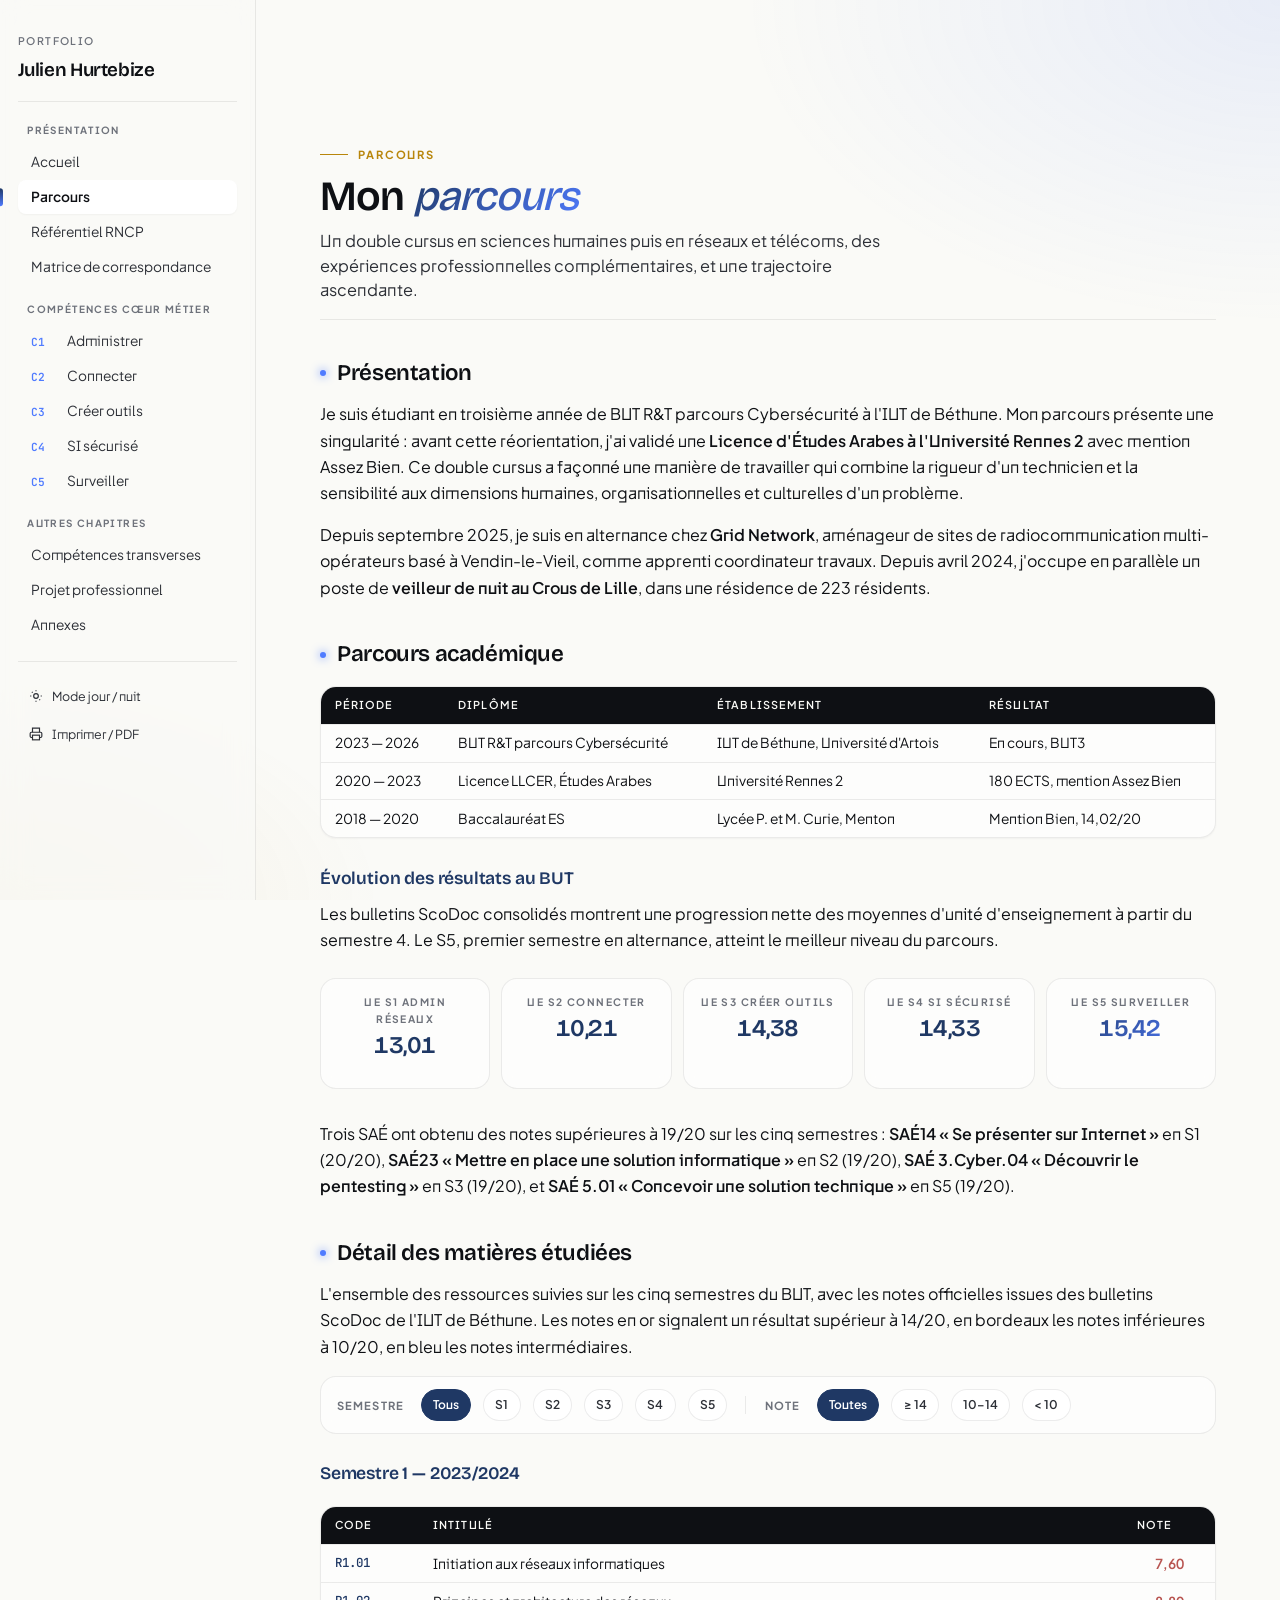
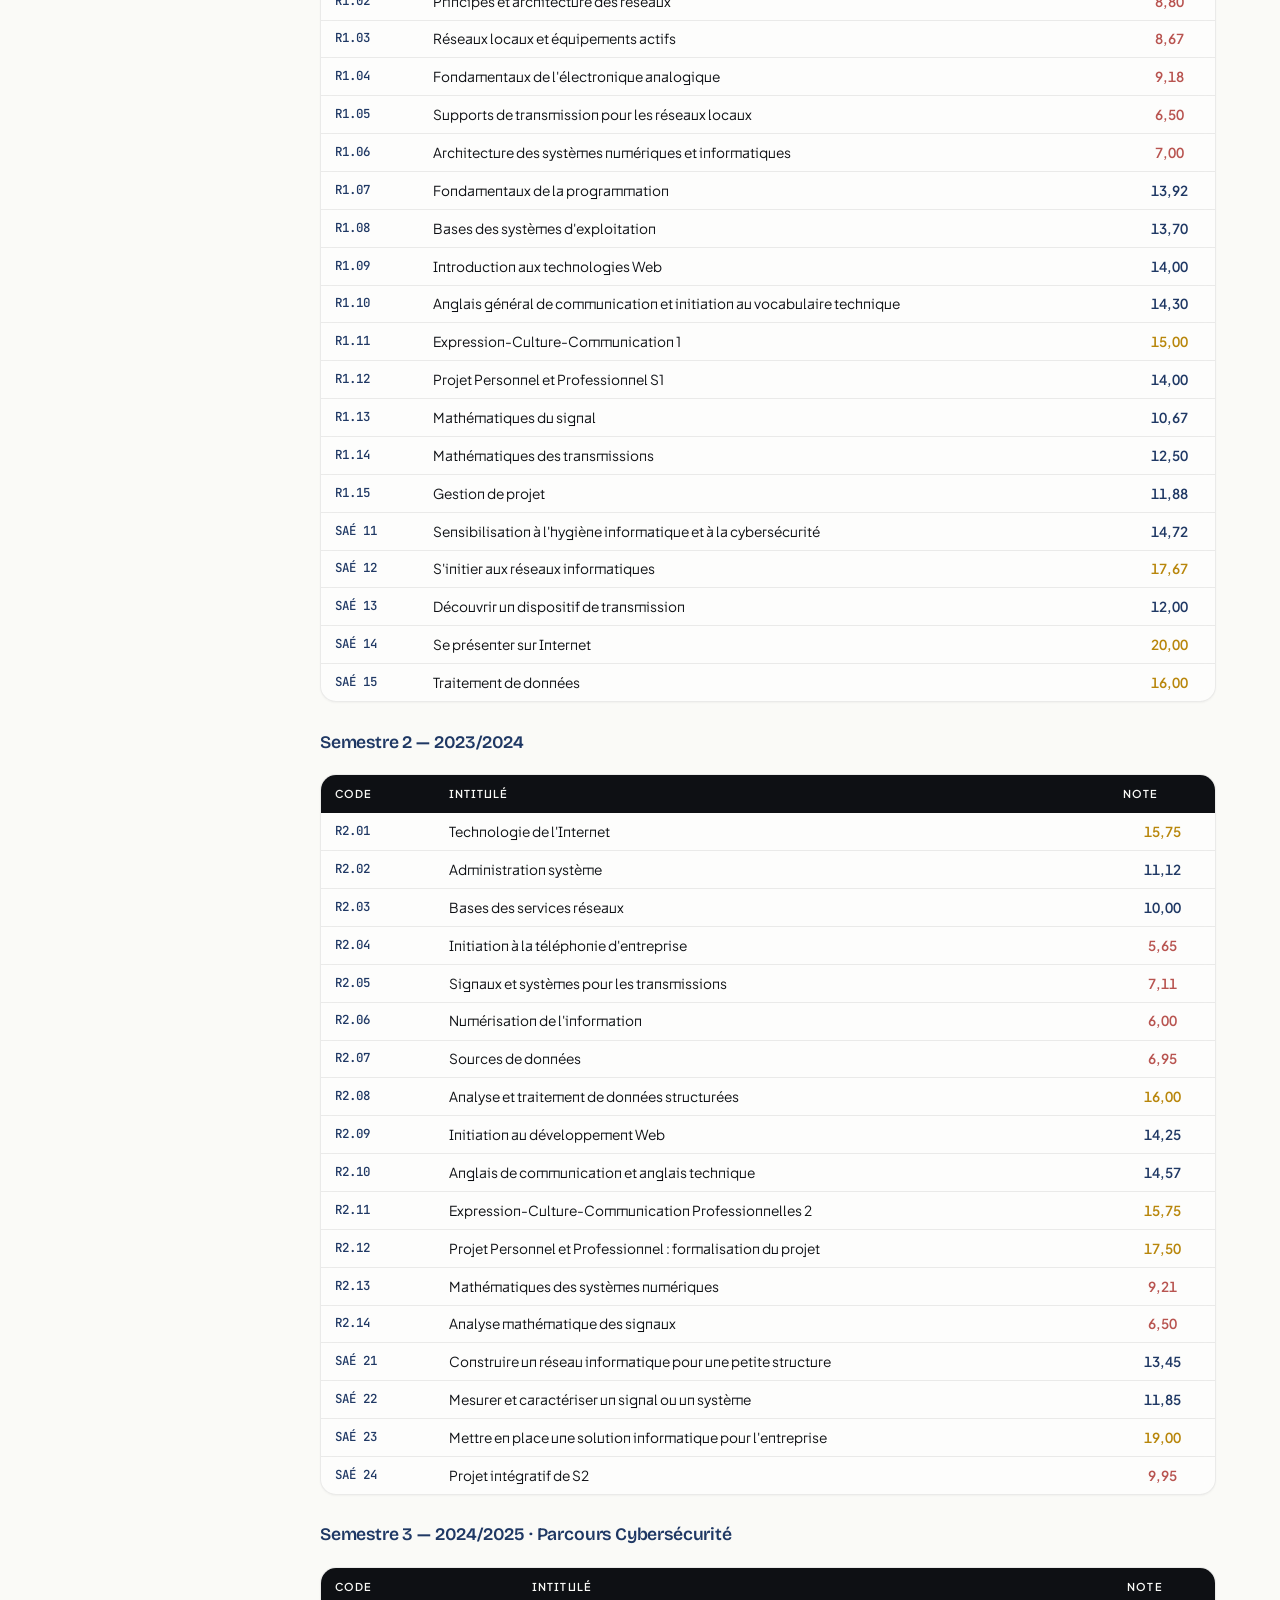
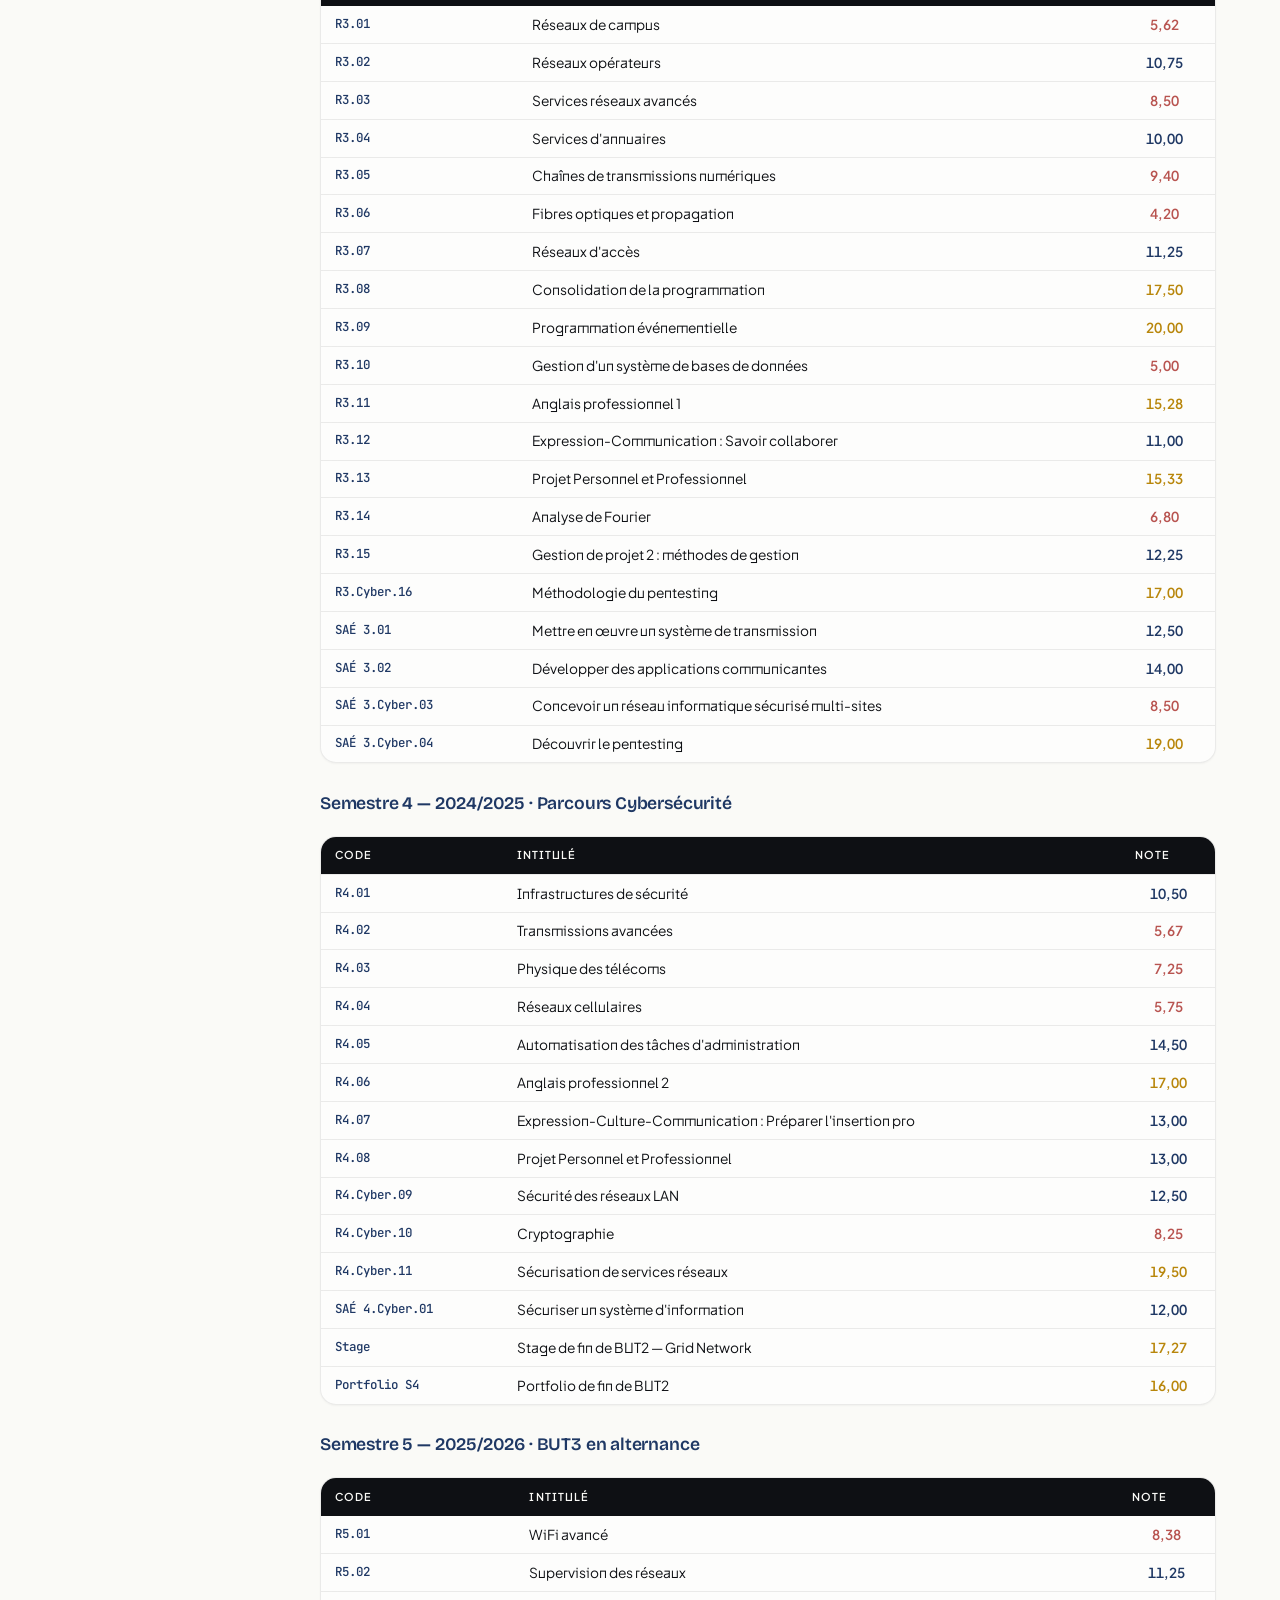
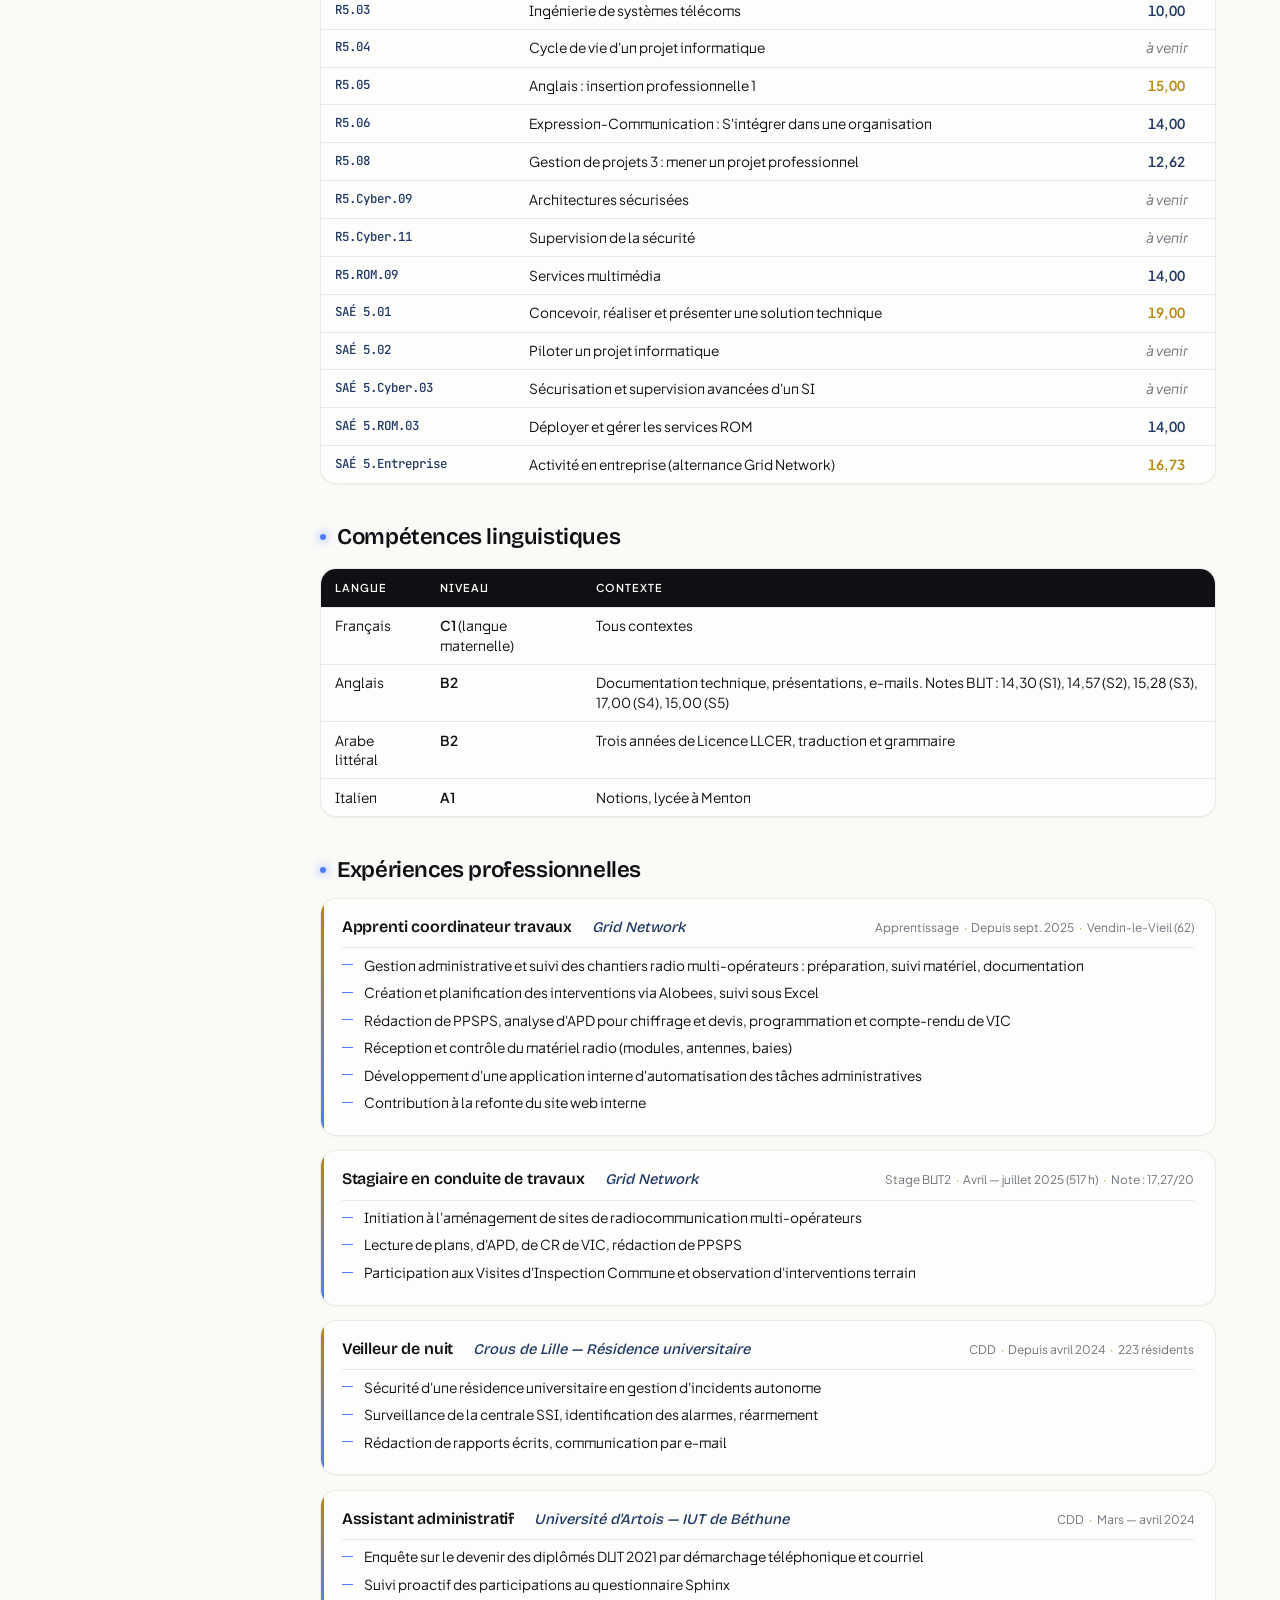
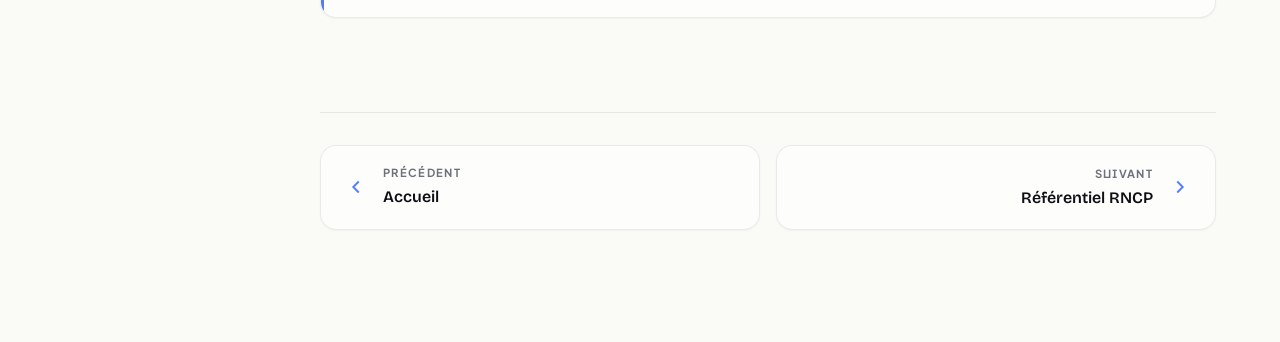
<file: parcours.html>
<!DOCTYPE html>
<html lang="fr">
<head>
<meta charset="UTF-8" />
<meta name="viewport" content="width=device-width, initial-scale=1.0" />
<title>Parcours — Portfolio Julien Hurtebize</title>
<meta name="description" content="Portfolio académique de Julien Hurtebize, BUT 3 R&T Cybersécurité — Parcours" />
<link rel="preconnect" href="https://fonts.googleapis.com" />
<link rel="preconnect" href="https://fonts.gstatic.com" crossorigin />
<link href="https://fonts.googleapis.com/css2?family=Bricolage+Grotesque:opsz,wght@12..96,400;12..96,500;12..96,600&family=Plus+Jakarta+Sans:wght@400;500;600;700&family=JetBrains+Mono:wght@400;500;600&display=swap" rel="stylesheet" />
<link rel="stylesheet" href="styles.css" />
</head>
<body>
<div class="read-progress" aria-hidden="true"></div>

<div class="mobile-bar">
  <button class="menu-toggle" aria-label="Menu">
    <svg viewBox="0 0 24 24" fill="none" stroke="currentColor" stroke-width="2"><line x1="4" y1="6" x2="20" y2="6"/><line x1="4" y1="12" x2="20" y2="12"/><line x1="4" y1="18" x2="20" y2="18"/></svg>
  </button>
  <span class="mobile-bar-title">Parcours</span>
  <span style="width:36px"></span>
</div>

<div class="layout">
<aside class="sidebar" aria-label="Sommaire">
  <div class="brand">
    <p class="brand-eyebrow">Portfolio</p>
    <h1 class="brand-name">Julien Hurtebize</h1>
  </div>
  <nav class="toc">
    <span class="toc-section-label">PRÉSENTATION</span>
    <a class="toc-item" href="index.html"><span>Accueil</span></a>
    <a class="toc-item is-active" href="parcours.html"><span>Parcours</span></a>
    <a class="toc-item" href="referentiel.html"><span>Référentiel RNCP</span></a>
    <a class="toc-item" href="matrice.html"><span>Matrice de correspondance</span></a>
    <span class="toc-section-label">COMPÉTENCES CŒUR MÉTIER</span>
    <a class="toc-item" href="c1.html"><span class="toc-code">C1</span><span>Administrer</span></a>
    <a class="toc-item" href="c2.html"><span class="toc-code">C2</span><span>Connecter</span></a>
    <a class="toc-item" href="c3.html"><span class="toc-code">C3</span><span>Créer outils</span></a>
    <a class="toc-item" href="c4.html"><span class="toc-code">C4</span><span>SI sécurisé</span></a>
    <a class="toc-item" href="c5.html"><span class="toc-code">C5</span><span>Surveiller</span></a>
    <span class="toc-section-label">AUTRES CHAPITRES</span>
    <a class="toc-item" href="transverses.html"><span>Compétences transverses</span></a>
    <a class="toc-item" href="avenir.html"><span>Projet professionnel</span></a>
    <a class="toc-item" href="annexes.html"><span>Annexes</span></a>
  </nav>
  <div class="sidebar-footer">
    <button class="sb-btn theme-toggle" aria-label="Thème">
      <svg viewBox="0 0 24 24" fill="none" stroke="currentColor" stroke-width="2"><circle cx="12" cy="12" r="4"/><line x1="12" y1="2" x2="12" y2="4"/><line x1="12" y1="20" x2="12" y2="22"/><line x1="4.93" y1="4.93" x2="6.34" y2="6.34"/><line x1="17.66" y1="17.66" x2="19.07" y2="19.07"/><line x1="2" y1="12" x2="4" y2="12"/><line x1="20" y1="12" x2="22" y2="12"/></svg>
      <span>Mode jour / nuit</span>
    </button>
    <button class="sb-btn print-button" aria-label="Imprimer">
      <svg viewBox="0 0 24 24" fill="none" stroke="currentColor" stroke-width="2"><polyline points="6 9 6 2 18 2 18 9"/><path d="M6 18H4a2 2 0 0 1-2-2v-5a2 2 0 0 1 2-2h16a2 2 0 0 1 2 2v5a2 2 0 0 1-2 2h-2"/><rect x="6" y="14" width="12" height="8"/></svg>
      <span>Imprimer / PDF</span>
    </button>
  </div>
</aside>

<main class="main">
<div class="app-bar">
  <div class="chapter-nav" role="group" aria-label="Navigation chapitres">
    <a class="cn-prev" href="index.html" aria-label="Chapitre précédent" title="Chapitre précédent">
      <svg viewBox="0 0 24 24" fill="none" stroke="currentColor" stroke-width="2"><polyline points="15 18 9 12 15 6"/></svg>
    </a>
    <span class="counter"><span class="cn-cur">2</span><span style="opacity:0.4">/</span><span class="cn-total">12</span></span>
    <a class="cn-next" href="referentiel.html" aria-label="Chapitre suivant" title="Chapitre suivant">
      <svg viewBox="0 0 24 24" fill="none" stroke="currentColor" stroke-width="2"><polyline points="9 18 15 12 9 6"/></svg>
    </a>
  </div>
  <div class="progress-strip" data-current="1" data-total="12"></div>
  <label class="app-search">
    <svg viewBox="0 0 24 24" fill="none" stroke="currentColor" stroke-width="2"><circle cx="11" cy="11" r="8"/><line x1="21" y1="21" x2="16.65" y2="16.65"/></svg>
    <input type="search" placeholder="Rechercher dans cette page…" aria-label="Rechercher" autocomplete="off" />
    <kbd>/</kbd>
  </label>
</div>
<section id="parcours">
      <header class="section-header">
        <p class="section-numeral">Parcours</p>
        <h1 class="section-title">Mon <em>parcours</em></h1>
        <p class="section-lede">Un double cursus en sciences humaines puis en réseaux et télécoms, des expériences professionnelles complémentaires, et une trajectoire ascendante.</p>
      </header>

      <h2>Présentation</h2>
      <p>Je suis étudiant en troisième année de BUT R&amp;T parcours Cybersécurité à l'IUT de Béthune. Mon parcours présente une singularité : avant cette réorientation, j'ai validé une <strong>Licence d'Études Arabes à l'Université Rennes 2</strong> avec mention Assez Bien. Ce double cursus a façonné une manière de travailler qui combine la rigueur d'un technicien et la sensibilité aux dimensions humaines, organisationnelles et culturelles d'un problème.</p>
      <p>Depuis septembre 2025, je suis en alternance chez <strong>Grid Network</strong>, aménageur de sites de radiocommunication multi-opérateurs basé à Vendin-le-Vieil, comme apprenti coordinateur travaux. Depuis avril 2024, j'occupe en parallèle un poste de <strong>veilleur de nuit au Crous de Lille</strong>, dans une résidence de 223 résidents.</p>

      <h2>Parcours académique</h2>
      <div class="table-wrap">
        <table>
          <thead><tr><th>Période</th><th>Diplôme</th><th>Établissement</th><th>Résultat</th></tr></thead>
          <tbody>
            <tr><td>2023 — 2026</td><td>BUT R&amp;T parcours Cybersécurité</td><td>IUT de Béthune, Université d'Artois</td><td>En cours, BUT3</td></tr>
            <tr><td>2020 — 2023</td><td>Licence LLCER, Études Arabes</td><td>Université Rennes 2</td><td>180 ECTS, mention Assez Bien</td></tr>
            <tr><td>2018 — 2020</td><td>Baccalauréat ES</td><td>Lycée P. et M. Curie, Menton</td><td>Mention Bien, 14,02/20</td></tr>
          </tbody>
        </table>
      </div>

      <h3>Évolution des résultats au BUT</h3>
      <p>Les bulletins ScoDoc consolidés montrent une progression nette des moyennes d'unité d'enseignement à partir du semestre 4. Le S5, premier semestre en alternance, atteint le meilleur niveau du parcours.</p>
      <div class="stats">
        <div class="stat"><p class="stat-label">UE S1 Admin réseaux</p><p class="stat-value">13,01</p></div>
        <div class="stat"><p class="stat-label">UE S2 Connecter</p><p class="stat-value">10,21</p></div>
        <div class="stat"><p class="stat-label">UE S3 Créer outils</p><p class="stat-value">14,38</p></div>
        <div class="stat"><p class="stat-label">UE S4 SI sécurisé</p><p class="stat-value">14,33</p></div>
        <div class="stat"><p class="stat-label">UE S5 Surveiller</p><p class="stat-value highlight">15,42</p></div>
      </div>
      <p>Trois SAÉ ont obtenu des notes supérieures à 19/20 sur les cinq semestres : <strong>SAÉ14 « Se présenter sur Internet »</strong> en S1 (20/20), <strong>SAÉ23 « Mettre en place une solution informatique »</strong> en S2 (19/20), <strong>SAÉ 3.Cyber.04 « Découvrir le pentesting »</strong> en S3 (19/20), et <strong>SAÉ 5.01 « Concevoir une solution technique »</strong> en S5 (19/20).</p>


      <h2>Détail des matières étudiées</h2>
      <p>L'ensemble des ressources suivies sur les cinq semestres du BUT, avec les notes officielles issues des bulletins ScoDoc de l'IUT de Béthune. Les notes en or signalent un résultat supérieur à 14/20, en bordeaux les notes inférieures à 10/20, en bleu les notes intermédiaires.</p>

      <h3>Semestre 1 — 2023/2024</h3>
      <div class="table-wrap">
        <table>
          <thead><tr><th>Code</th><th>Intitulé</th><th>Note</th></tr></thead>
          <tbody>
            <tr><td class="code-cell">R1.01</td><td>Initiation aux réseaux informatiques</td><td class="note-cell note-weak">7,60</td></tr>
            <tr><td class="code-cell">R1.02</td><td>Principes et architecture des réseaux</td><td class="note-cell note-weak">8,80</td></tr>
            <tr><td class="code-cell">R1.03</td><td>Réseaux locaux et équipements actifs</td><td class="note-cell note-weak">8,67</td></tr>
            <tr><td class="code-cell">R1.04</td><td>Fondamentaux de l'électronique analogique</td><td class="note-cell note-weak">9,18</td></tr>
            <tr><td class="code-cell">R1.05</td><td>Supports de transmission pour les réseaux locaux</td><td class="note-cell note-weak">6,50</td></tr>
            <tr><td class="code-cell">R1.06</td><td>Architecture des systèmes numériques et informatiques</td><td class="note-cell note-weak">7,00</td></tr>
            <tr><td class="code-cell">R1.07</td><td>Fondamentaux de la programmation</td><td class="note-cell note-mid">13,92</td></tr>
            <tr><td class="code-cell">R1.08</td><td>Bases des systèmes d'exploitation</td><td class="note-cell note-mid">13,70</td></tr>
            <tr><td class="code-cell">R1.09</td><td>Introduction aux technologies Web</td><td class="note-cell note-mid">14,00</td></tr>
            <tr><td class="code-cell">R1.10</td><td>Anglais général de communication et initiation au vocabulaire technique</td><td class="note-cell note-mid">14,30</td></tr>
            <tr><td class="code-cell">R1.11</td><td>Expression-Culture-Communication 1</td><td class="note-cell note-strong">15,00</td></tr>
            <tr><td class="code-cell">R1.12</td><td>Projet Personnel et Professionnel S1</td><td class="note-cell note-mid">14,00</td></tr>
            <tr><td class="code-cell">R1.13</td><td>Mathématiques du signal</td><td class="note-cell note-mid">10,67</td></tr>
            <tr><td class="code-cell">R1.14</td><td>Mathématiques des transmissions</td><td class="note-cell note-mid">12,50</td></tr>
            <tr><td class="code-cell">R1.15</td><td>Gestion de projet</td><td class="note-cell note-mid">11,88</td></tr>
            <tr><td class="code-cell">SAÉ 11</td><td>Sensibilisation à l'hygiène informatique et à la cybersécurité</td><td class="note-cell note-mid">14,72</td></tr>
            <tr><td class="code-cell">SAÉ 12</td><td>S'initier aux réseaux informatiques</td><td class="note-cell note-strong">17,67</td></tr>
            <tr><td class="code-cell">SAÉ 13</td><td>Découvrir un dispositif de transmission</td><td class="note-cell note-mid">12,00</td></tr>
            <tr><td class="code-cell">SAÉ 14</td><td>Se présenter sur Internet</td><td class="note-cell note-strong">20,00</td></tr>
            <tr><td class="code-cell">SAÉ 15</td><td>Traitement de données</td><td class="note-cell note-strong">16,00</td></tr>
          </tbody>
        </table>
      </div>

      <h3>Semestre 2 — 2023/2024</h3>
      <div class="table-wrap">
        <table>
          <thead><tr><th>Code</th><th>Intitulé</th><th>Note</th></tr></thead>
          <tbody>
            <tr><td class="code-cell">R2.01</td><td>Technologie de l'Internet</td><td class="note-cell note-strong">15,75</td></tr>
            <tr><td class="code-cell">R2.02</td><td>Administration système</td><td class="note-cell note-mid">11,12</td></tr>
            <tr><td class="code-cell">R2.03</td><td>Bases des services réseaux</td><td class="note-cell note-mid">10,00</td></tr>
            <tr><td class="code-cell">R2.04</td><td>Initiation à la téléphonie d'entreprise</td><td class="note-cell note-weak">5,65</td></tr>
            <tr><td class="code-cell">R2.05</td><td>Signaux et systèmes pour les transmissions</td><td class="note-cell note-weak">7,11</td></tr>
            <tr><td class="code-cell">R2.06</td><td>Numérisation de l'information</td><td class="note-cell note-weak">6,00</td></tr>
            <tr><td class="code-cell">R2.07</td><td>Sources de données</td><td class="note-cell note-weak">6,95</td></tr>
            <tr><td class="code-cell">R2.08</td><td>Analyse et traitement de données structurées</td><td class="note-cell note-strong">16,00</td></tr>
            <tr><td class="code-cell">R2.09</td><td>Initiation au développement Web</td><td class="note-cell note-mid">14,25</td></tr>
            <tr><td class="code-cell">R2.10</td><td>Anglais de communication et anglais technique</td><td class="note-cell note-mid">14,57</td></tr>
            <tr><td class="code-cell">R2.11</td><td>Expression-Culture-Communication Professionnelles 2</td><td class="note-cell note-strong">15,75</td></tr>
            <tr><td class="code-cell">R2.12</td><td>Projet Personnel et Professionnel : formalisation du projet</td><td class="note-cell note-strong">17,50</td></tr>
            <tr><td class="code-cell">R2.13</td><td>Mathématiques des systèmes numériques</td><td class="note-cell note-weak">9,21</td></tr>
            <tr><td class="code-cell">R2.14</td><td>Analyse mathématique des signaux</td><td class="note-cell note-weak">6,50</td></tr>
            <tr><td class="code-cell">SAÉ 21</td><td>Construire un réseau informatique pour une petite structure</td><td class="note-cell note-mid">13,45</td></tr>
            <tr><td class="code-cell">SAÉ 22</td><td>Mesurer et caractériser un signal ou un système</td><td class="note-cell note-mid">11,85</td></tr>
            <tr><td class="code-cell">SAÉ 23</td><td>Mettre en place une solution informatique pour l'entreprise</td><td class="note-cell note-strong">19,00</td></tr>
            <tr><td class="code-cell">SAÉ 24</td><td>Projet intégratif de S2</td><td class="note-cell note-weak">9,95</td></tr>
          </tbody>
        </table>
      </div>

      <h3>Semestre 3 — 2024/2025 · Parcours Cybersécurité</h3>
      <div class="table-wrap">
        <table>
          <thead><tr><th>Code</th><th>Intitulé</th><th>Note</th></tr></thead>
          <tbody>
            <tr><td class="code-cell">R3.01</td><td>Réseaux de campus</td><td class="note-cell note-weak">5,62</td></tr>
            <tr><td class="code-cell">R3.02</td><td>Réseaux opérateurs</td><td class="note-cell note-mid">10,75</td></tr>
            <tr><td class="code-cell">R3.03</td><td>Services réseaux avancés</td><td class="note-cell note-weak">8,50</td></tr>
            <tr><td class="code-cell">R3.04</td><td>Services d'annuaires</td><td class="note-cell note-mid">10,00</td></tr>
            <tr><td class="code-cell">R3.05</td><td>Chaînes de transmissions numériques</td><td class="note-cell note-weak">9,40</td></tr>
            <tr><td class="code-cell">R3.06</td><td>Fibres optiques et propagation</td><td class="note-cell note-weak">4,20</td></tr>
            <tr><td class="code-cell">R3.07</td><td>Réseaux d'accès</td><td class="note-cell note-mid">11,25</td></tr>
            <tr><td class="code-cell">R3.08</td><td>Consolidation de la programmation</td><td class="note-cell note-strong">17,50</td></tr>
            <tr><td class="code-cell">R3.09</td><td>Programmation événementielle</td><td class="note-cell note-strong">20,00</td></tr>
            <tr><td class="code-cell">R3.10</td><td>Gestion d'un système de bases de données</td><td class="note-cell note-weak">5,00</td></tr>
            <tr><td class="code-cell">R3.11</td><td>Anglais professionnel 1</td><td class="note-cell note-strong">15,28</td></tr>
            <tr><td class="code-cell">R3.12</td><td>Expression-Communication : Savoir collaborer</td><td class="note-cell note-mid">11,00</td></tr>
            <tr><td class="code-cell">R3.13</td><td>Projet Personnel et Professionnel</td><td class="note-cell note-strong">15,33</td></tr>
            <tr><td class="code-cell">R3.14</td><td>Analyse de Fourier</td><td class="note-cell note-weak">6,80</td></tr>
            <tr><td class="code-cell">R3.15</td><td>Gestion de projet 2 : méthodes de gestion</td><td class="note-cell note-mid">12,25</td></tr>
            <tr><td class="code-cell">R3.Cyber.16</td><td>Méthodologie du pentesting</td><td class="note-cell note-strong">17,00</td></tr>
            <tr><td class="code-cell">SAÉ 3.01</td><td>Mettre en œuvre un système de transmission</td><td class="note-cell note-mid">12,50</td></tr>
            <tr><td class="code-cell">SAÉ 3.02</td><td>Développer des applications communicantes</td><td class="note-cell note-mid">14,00</td></tr>
            <tr><td class="code-cell">SAÉ 3.Cyber.03</td><td>Concevoir un réseau informatique sécurisé multi-sites</td><td class="note-cell note-weak">8,50</td></tr>
            <tr><td class="code-cell">SAÉ 3.Cyber.04</td><td>Découvrir le pentesting</td><td class="note-cell note-strong">19,00</td></tr>
          </tbody>
        </table>
      </div>

      <h3>Semestre 4 — 2024/2025 · Parcours Cybersécurité</h3>
      <div class="table-wrap">
        <table>
          <thead><tr><th>Code</th><th>Intitulé</th><th>Note</th></tr></thead>
          <tbody>
            <tr><td class="code-cell">R4.01</td><td>Infrastructures de sécurité</td><td class="note-cell note-mid">10,50</td></tr>
            <tr><td class="code-cell">R4.02</td><td>Transmissions avancées</td><td class="note-cell note-weak">5,67</td></tr>
            <tr><td class="code-cell">R4.03</td><td>Physique des télécoms</td><td class="note-cell note-weak">7,25</td></tr>
            <tr><td class="code-cell">R4.04</td><td>Réseaux cellulaires</td><td class="note-cell note-weak">5,75</td></tr>
            <tr><td class="code-cell">R4.05</td><td>Automatisation des tâches d'administration</td><td class="note-cell note-mid">14,50</td></tr>
            <tr><td class="code-cell">R4.06</td><td>Anglais professionnel 2</td><td class="note-cell note-strong">17,00</td></tr>
            <tr><td class="code-cell">R4.07</td><td>Expression-Culture-Communication : Préparer l'insertion pro</td><td class="note-cell note-mid">13,00</td></tr>
            <tr><td class="code-cell">R4.08</td><td>Projet Personnel et Professionnel</td><td class="note-cell note-mid">13,00</td></tr>
            <tr><td class="code-cell">R4.Cyber.09</td><td>Sécurité des réseaux LAN</td><td class="note-cell note-mid">12,50</td></tr>
            <tr><td class="code-cell">R4.Cyber.10</td><td>Cryptographie</td><td class="note-cell note-weak">8,25</td></tr>
            <tr><td class="code-cell">R4.Cyber.11</td><td>Sécurisation de services réseaux</td><td class="note-cell note-strong">19,50</td></tr>
            <tr><td class="code-cell">SAÉ 4.Cyber.01</td><td>Sécuriser un système d'information</td><td class="note-cell note-mid">12,00</td></tr>
            <tr><td class="code-cell">Stage</td><td>Stage de fin de BUT2 — Grid Network</td><td class="note-cell note-strong">17,27</td></tr>
            <tr><td class="code-cell">Portfolio S4</td><td>Portfolio de fin de BUT2</td><td class="note-cell note-strong">16,00</td></tr>
          </tbody>
        </table>
      </div>

      <h3>Semestre 5 — 2025/2026 · BUT3 en alternance</h3>
      <div class="table-wrap">
        <table>
          <thead><tr><th>Code</th><th>Intitulé</th><th>Note</th></tr></thead>
          <tbody>
            <tr><td class="code-cell">R5.01</td><td>WiFi avancé</td><td class="note-cell note-weak">8,38</td></tr>
            <tr><td class="code-cell">R5.02</td><td>Supervision des réseaux</td><td class="note-cell note-mid">11,25</td></tr>
            <tr><td class="code-cell">R5.03</td><td>Ingénierie de systèmes télécoms</td><td class="note-cell note-mid">10,00</td></tr>
            <tr><td class="code-cell">R5.04</td><td>Cycle de vie d'un projet informatique</td><td class="note-cell note-pending">à venir</td></tr>
            <tr><td class="code-cell">R5.05</td><td>Anglais : insertion professionnelle 1</td><td class="note-cell note-strong">15,00</td></tr>
            <tr><td class="code-cell">R5.06</td><td>Expression-Communication : S'intégrer dans une organisation</td><td class="note-cell note-mid">14,00</td></tr>
            <tr><td class="code-cell">R5.08</td><td>Gestion de projets 3 : mener un projet professionnel</td><td class="note-cell note-mid">12,62</td></tr>
            <tr><td class="code-cell">R5.Cyber.09</td><td>Architectures sécurisées</td><td class="note-cell note-pending">à venir</td></tr>
            <tr><td class="code-cell">R5.Cyber.11</td><td>Supervision de la sécurité</td><td class="note-cell note-pending">à venir</td></tr>
            <tr><td class="code-cell">R5.ROM.09</td><td>Services multimédia</td><td class="note-cell note-mid">14,00</td></tr>
            <tr><td class="code-cell">SAÉ 5.01</td><td>Concevoir, réaliser et présenter une solution technique</td><td class="note-cell note-strong">19,00</td></tr>
            <tr><td class="code-cell">SAÉ 5.02</td><td>Piloter un projet informatique</td><td class="note-cell note-pending">à venir</td></tr>
            <tr><td class="code-cell">SAÉ 5.Cyber.03</td><td>Sécurisation et supervision avancées d'un SI</td><td class="note-cell note-pending">à venir</td></tr>
            <tr><td class="code-cell">SAÉ 5.ROM.03</td><td>Déployer et gérer les services ROM</td><td class="note-cell note-mid">14,00</td></tr>
            <tr><td class="code-cell">SAÉ 5.Entreprise</td><td>Activité en entreprise (alternance Grid Network)</td><td class="note-cell note-strong">16,73</td></tr>
          </tbody>
        </table>
      </div>


      <h2>Compétences linguistiques</h2>
      <div class="table-wrap">
        <table>
          <thead><tr><th>Langue</th><th>Niveau</th><th>Contexte</th></tr></thead>
          <tbody>
            <tr><td>Français</td><td><strong>C1</strong> (langue maternelle)</td><td>Tous contextes</td></tr>
            <tr><td>Anglais</td><td><strong>B2</strong></td><td>Documentation technique, présentations, e-mails. Notes BUT : 14,30 (S1), 14,57 (S2), 15,28 (S3), 17,00 (S4), 15,00 (S5)</td></tr>
            <tr><td>Arabe littéral</td><td><strong>B2</strong></td><td>Trois années de Licence LLCER, traduction et grammaire</td></tr>
            <tr><td>Italien</td><td><strong>A1</strong></td><td>Notions, lycée à Menton</td></tr>
          </tbody>
        </table>
      </div>

      <h2>Expériences professionnelles</h2>

      <article class="exp-card">
        <header class="exp-header">
          <h3 class="exp-title" style="color:inherit">Apprenti coordinateur travaux</h3>
          <span class="exp-employer">Grid Network</span>
          <span class="exp-meta"><span>Apprentissage</span><span>Depuis sept. 2025</span><span>Vendin-le-Vieil (62)</span></span>
        </header>
        <ul class="dash">
          <li>Gestion administrative et suivi des chantiers radio multi-opérateurs : préparation, suivi matériel, documentation</li>
          <li>Création et planification des interventions via Alobees, suivi sous Excel</li>
          <li>Rédaction de PPSPS, analyse d'APD pour chiffrage et devis, programmation et compte-rendu de VIC</li>
          <li>Réception et contrôle du matériel radio (modules, antennes, baies)</li>
          <li>Développement d'une application interne d'automatisation des tâches administratives</li>
          <li>Contribution à la refonte du site web interne</li>
        </ul>
      </article>

      <article class="exp-card">
        <header class="exp-header">
          <h3 class="exp-title" style="color:inherit">Stagiaire en conduite de travaux</h3>
          <span class="exp-employer">Grid Network</span>
          <span class="exp-meta"><span>Stage BUT2</span><span>Avril — juillet 2025 (517 h)</span><span>Note : 17,27/20</span></span>
        </header>
        <ul class="dash">
          <li>Initiation à l'aménagement de sites de radiocommunication multi-opérateurs</li>
          <li>Lecture de plans, d'APD, de CR de VIC, rédaction de PPSPS</li>
          <li>Participation aux Visites d'Inspection Commune et observation d'interventions terrain</li>
        </ul>
      </article>

      <article class="exp-card">
        <header class="exp-header">
          <h3 class="exp-title" style="color:inherit">Veilleur de nuit</h3>
          <span class="exp-employer">Crous de Lille — Résidence universitaire</span>
          <span class="exp-meta"><span>CDD</span><span>Depuis avril 2024</span><span>223 résidents</span></span>
        </header>
        <ul class="dash">
          <li>Sécurité d'une résidence universitaire en gestion d'incidents autonome</li>
          <li>Surveillance de la centrale SSI, identification des alarmes, réarmement</li>
          <li>Rédaction de rapports écrits, communication par e-mail</li>
        </ul>
      </article>

      <article class="exp-card">
        <header class="exp-header">
          <h3 class="exp-title" style="color:inherit">Assistant administratif</h3>
          <span class="exp-employer">Université d'Artois — IUT de Béthune</span>
          <span class="exp-meta"><span>CDD</span><span>Mars — avril 2024</span></span>
        </header>
        <ul class="dash">
          <li>Enquête sur le devenir des diplômés DUT 2021 par démarchage téléphonique et courriel</li>
          <li>Suivi proactif des participations au questionnaire Sphinx</li>
        </ul>
      </article>
    </section>
<nav class="pagenav" aria-label="Navigation entre chapitres">
  <a class="pagenav-link pagenav-prev" href="index.html">
    <svg viewBox="0 0 24 24" fill="none" stroke="currentColor" stroke-width="2"><polyline points="15 18 9 12 15 6"/></svg>
    <span>
      <span class="pagenav-label">Précédent</span>
      <span class="pagenav-title">Accueil</span>
    </span>
  </a>
  <a class="pagenav-link pagenav-next" href="referentiel.html">
    <span>
      <span class="pagenav-label">Suivant</span>
      <span class="pagenav-title">Référentiel RNCP</span>
    </span>
    <svg viewBox="0 0 24 24" fill="none" stroke="currentColor" stroke-width="2"><polyline points="9 18 15 12 9 6"/></svg>
  </a>
</nav>
</main>
</div>

<script src="script.js"></script>
</body>
</html>
</file>
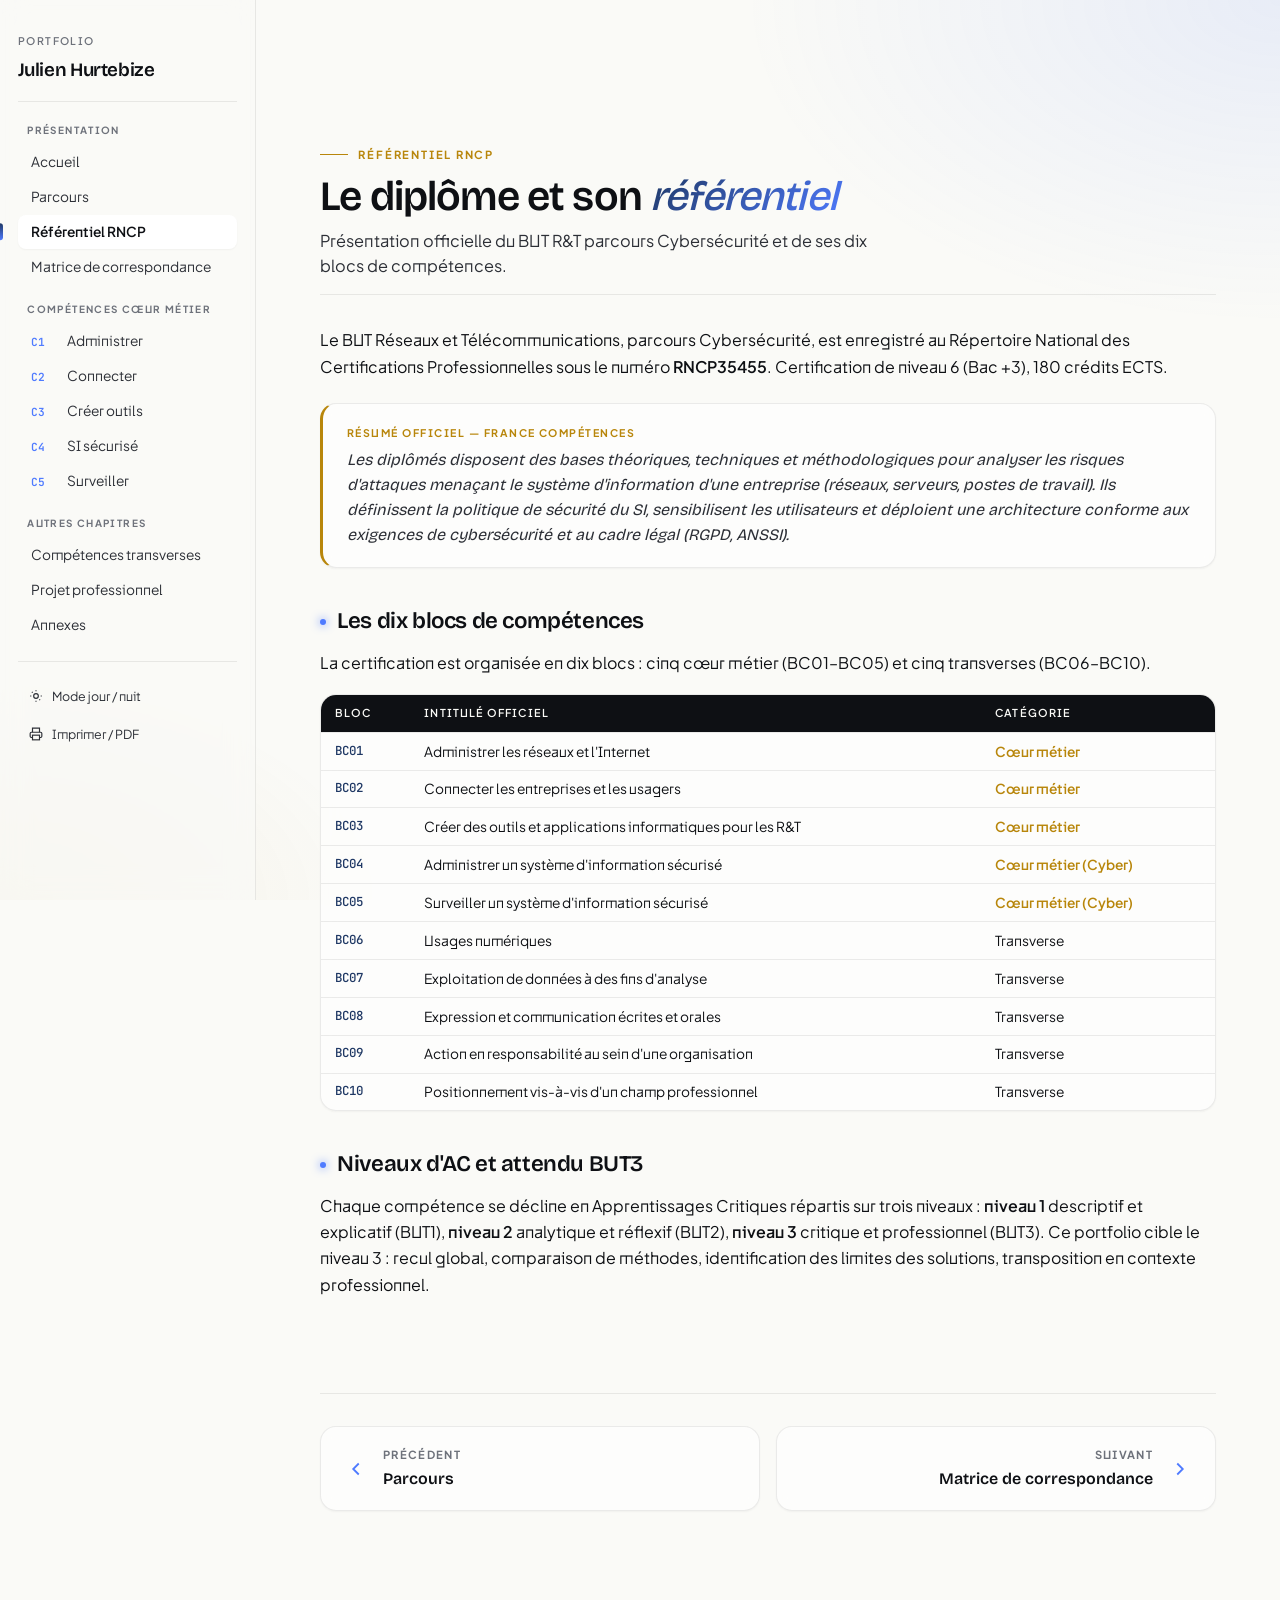
<file: referentiel.html>
<!DOCTYPE html>
<html lang="fr">
<head>
<meta charset="UTF-8" />
<meta name="viewport" content="width=device-width, initial-scale=1.0" />
<title>Référentiel RNCP — Portfolio Julien Hurtebize</title>
<meta name="description" content="Portfolio académique de Julien Hurtebize, BUT 3 R&T Cybersécurité — Référentiel RNCP" />
<link rel="preconnect" href="https://fonts.googleapis.com" />
<link rel="preconnect" href="https://fonts.gstatic.com" crossorigin />
<link href="https://fonts.googleapis.com/css2?family=Bricolage+Grotesque:opsz,wght@12..96,400;12..96,500;12..96,600&family=Plus+Jakarta+Sans:wght@400;500;600;700&family=JetBrains+Mono:wght@400;500;600&display=swap" rel="stylesheet" />
<link rel="stylesheet" href="styles.css" />
</head>
<body>
<div class="read-progress" aria-hidden="true"></div>

<div class="mobile-bar">
  <button class="menu-toggle" aria-label="Menu">
    <svg viewBox="0 0 24 24" fill="none" stroke="currentColor" stroke-width="2"><line x1="4" y1="6" x2="20" y2="6"/><line x1="4" y1="12" x2="20" y2="12"/><line x1="4" y1="18" x2="20" y2="18"/></svg>
  </button>
  <span class="mobile-bar-title">Référentiel RNCP</span>
  <span style="width:36px"></span>
</div>

<div class="layout">
<aside class="sidebar" aria-label="Sommaire">
  <div class="brand">
    <p class="brand-eyebrow">Portfolio</p>
    <h1 class="brand-name">Julien Hurtebize</h1>
  </div>
  <nav class="toc">
    <span class="toc-section-label">PRÉSENTATION</span>
    <a class="toc-item" href="index.html"><span>Accueil</span></a>
    <a class="toc-item" href="parcours.html"><span>Parcours</span></a>
    <a class="toc-item is-active" href="referentiel.html"><span>Référentiel RNCP</span></a>
    <a class="toc-item" href="matrice.html"><span>Matrice de correspondance</span></a>
    <span class="toc-section-label">COMPÉTENCES CŒUR MÉTIER</span>
    <a class="toc-item" href="c1.html"><span class="toc-code">C1</span><span>Administrer</span></a>
    <a class="toc-item" href="c2.html"><span class="toc-code">C2</span><span>Connecter</span></a>
    <a class="toc-item" href="c3.html"><span class="toc-code">C3</span><span>Créer outils</span></a>
    <a class="toc-item" href="c4.html"><span class="toc-code">C4</span><span>SI sécurisé</span></a>
    <a class="toc-item" href="c5.html"><span class="toc-code">C5</span><span>Surveiller</span></a>
    <span class="toc-section-label">AUTRES CHAPITRES</span>
    <a class="toc-item" href="transverses.html"><span>Compétences transverses</span></a>
    <a class="toc-item" href="avenir.html"><span>Projet professionnel</span></a>
    <a class="toc-item" href="annexes.html"><span>Annexes</span></a>
  </nav>
  <div class="sidebar-footer">
    <button class="sb-btn theme-toggle" aria-label="Thème">
      <svg viewBox="0 0 24 24" fill="none" stroke="currentColor" stroke-width="2"><circle cx="12" cy="12" r="4"/><line x1="12" y1="2" x2="12" y2="4"/><line x1="12" y1="20" x2="12" y2="22"/><line x1="4.93" y1="4.93" x2="6.34" y2="6.34"/><line x1="17.66" y1="17.66" x2="19.07" y2="19.07"/><line x1="2" y1="12" x2="4" y2="12"/><line x1="20" y1="12" x2="22" y2="12"/></svg>
      <span>Mode jour / nuit</span>
    </button>
    <button class="sb-btn print-button" aria-label="Imprimer">
      <svg viewBox="0 0 24 24" fill="none" stroke="currentColor" stroke-width="2"><polyline points="6 9 6 2 18 2 18 9"/><path d="M6 18H4a2 2 0 0 1-2-2v-5a2 2 0 0 1 2-2h16a2 2 0 0 1 2 2v5a2 2 0 0 1-2 2h-2"/><rect x="6" y="14" width="12" height="8"/></svg>
      <span>Imprimer / PDF</span>
    </button>
  </div>
</aside>

<main class="main">
<div class="app-bar">
  <div class="chapter-nav" role="group" aria-label="Navigation chapitres">
    <a class="cn-prev" href="parcours.html" aria-label="Chapitre précédent" title="Chapitre précédent">
      <svg viewBox="0 0 24 24" fill="none" stroke="currentColor" stroke-width="2"><polyline points="15 18 9 12 15 6"/></svg>
    </a>
    <span class="counter"><span class="cn-cur">3</span><span style="opacity:0.4">/</span><span class="cn-total">12</span></span>
    <a class="cn-next" href="matrice.html" aria-label="Chapitre suivant" title="Chapitre suivant">
      <svg viewBox="0 0 24 24" fill="none" stroke="currentColor" stroke-width="2"><polyline points="9 18 15 12 9 6"/></svg>
    </a>
  </div>
  <div class="progress-strip" data-current="2" data-total="12"></div>
  <label class="app-search">
    <svg viewBox="0 0 24 24" fill="none" stroke="currentColor" stroke-width="2"><circle cx="11" cy="11" r="8"/><line x1="21" y1="21" x2="16.65" y2="16.65"/></svg>
    <input type="search" placeholder="Rechercher dans cette page…" aria-label="Rechercher" autocomplete="off" />
    <kbd>/</kbd>
  </label>
</div>
<section id="diplome">
      <header class="section-header">
        <p class="section-numeral">Référentiel RNCP</p>
        <h1 class="section-title">Le diplôme et son <em>référentiel</em></h1>
        <p class="section-lede">Présentation officielle du BUT R&amp;T parcours Cybersécurité et de ses dix blocs de compétences.</p>
      </header>

      <p>Le BUT Réseaux et Télécommunications, parcours Cybersécurité, est enregistré au Répertoire National des Certifications Professionnelles sous le numéro <strong>RNCP35455</strong>. Certification de niveau 6 (Bac +3), 180 crédits ECTS.</p>

      <div class="quote-rncp">
        <span class="quote-label">Résumé officiel — France Compétences</span>
        <p>Les diplômés disposent des bases théoriques, techniques et méthodologiques pour analyser les risques d'attaques menaçant le système d'information d'une entreprise (réseaux, serveurs, postes de travail). Ils définissent la politique de sécurité du SI, sensibilisent les utilisateurs et déploient une architecture conforme aux exigences de cybersécurité et au cadre légal (RGPD, ANSSI).</p>
      </div>

      <h2>Les dix blocs de compétences</h2>
      <p>La certification est organisée en dix blocs : cinq cœur métier (BC01–BC05) et cinq transverses (BC06–BC10).</p>
      <div class="table-wrap">
        <table>
          <thead><tr><th>Bloc</th><th>Intitulé officiel</th><th>Catégorie</th></tr></thead>
          <tbody>
            <tr><td class="code-cell">BC01</td><td>Administrer les réseaux et l'Internet</td><td><strong style="color:var(--warm)">Cœur métier</strong></td></tr>
            <tr><td class="code-cell">BC02</td><td>Connecter les entreprises et les usagers</td><td><strong style="color:var(--warm)">Cœur métier</strong></td></tr>
            <tr><td class="code-cell">BC03</td><td>Créer des outils et applications informatiques pour les R&amp;T</td><td><strong style="color:var(--warm)">Cœur métier</strong></td></tr>
            <tr><td class="code-cell">BC04</td><td>Administrer un système d'information sécurisé</td><td><strong style="color:var(--warm)">Cœur métier (Cyber)</strong></td></tr>
            <tr><td class="code-cell">BC05</td><td>Surveiller un système d'information sécurisé</td><td><strong style="color:var(--warm)">Cœur métier (Cyber)</strong></td></tr>
            <tr><td class="code-cell">BC06</td><td>Usages numériques</td><td>Transverse</td></tr>
            <tr><td class="code-cell">BC07</td><td>Exploitation de données à des fins d'analyse</td><td>Transverse</td></tr>
            <tr><td class="code-cell">BC08</td><td>Expression et communication écrites et orales</td><td>Transverse</td></tr>
            <tr><td class="code-cell">BC09</td><td>Action en responsabilité au sein d'une organisation</td><td>Transverse</td></tr>
            <tr><td class="code-cell">BC10</td><td>Positionnement vis-à-vis d'un champ professionnel</td><td>Transverse</td></tr>
          </tbody>
        </table>
      </div>

      <h2>Niveaux d'AC et attendu BUT3</h2>
      <p>Chaque compétence se décline en Apprentissages Critiques répartis sur trois niveaux : <strong>niveau 1</strong> descriptif et explicatif (BUT1), <strong>niveau 2</strong> analytique et réflexif (BUT2), <strong>niveau 3</strong> critique et professionnel (BUT3). Ce portfolio cible le niveau 3 : recul global, comparaison de méthodes, identification des limites des solutions, transposition en contexte professionnel.</p>
    </section>
<nav class="pagenav" aria-label="Navigation entre chapitres">
  <a class="pagenav-link pagenav-prev" href="parcours.html">
    <svg viewBox="0 0 24 24" fill="none" stroke="currentColor" stroke-width="2"><polyline points="15 18 9 12 15 6"/></svg>
    <span>
      <span class="pagenav-label">Précédent</span>
      <span class="pagenav-title">Parcours</span>
    </span>
  </a>
  <a class="pagenav-link pagenav-next" href="matrice.html">
    <span>
      <span class="pagenav-label">Suivant</span>
      <span class="pagenav-title">Matrice de correspondance</span>
    </span>
    <svg viewBox="0 0 24 24" fill="none" stroke="currentColor" stroke-width="2"><polyline points="9 18 15 12 9 6"/></svg>
  </a>
</nav>
</main>
</div>

<script src="script.js"></script>
</body>
</html>
</file>
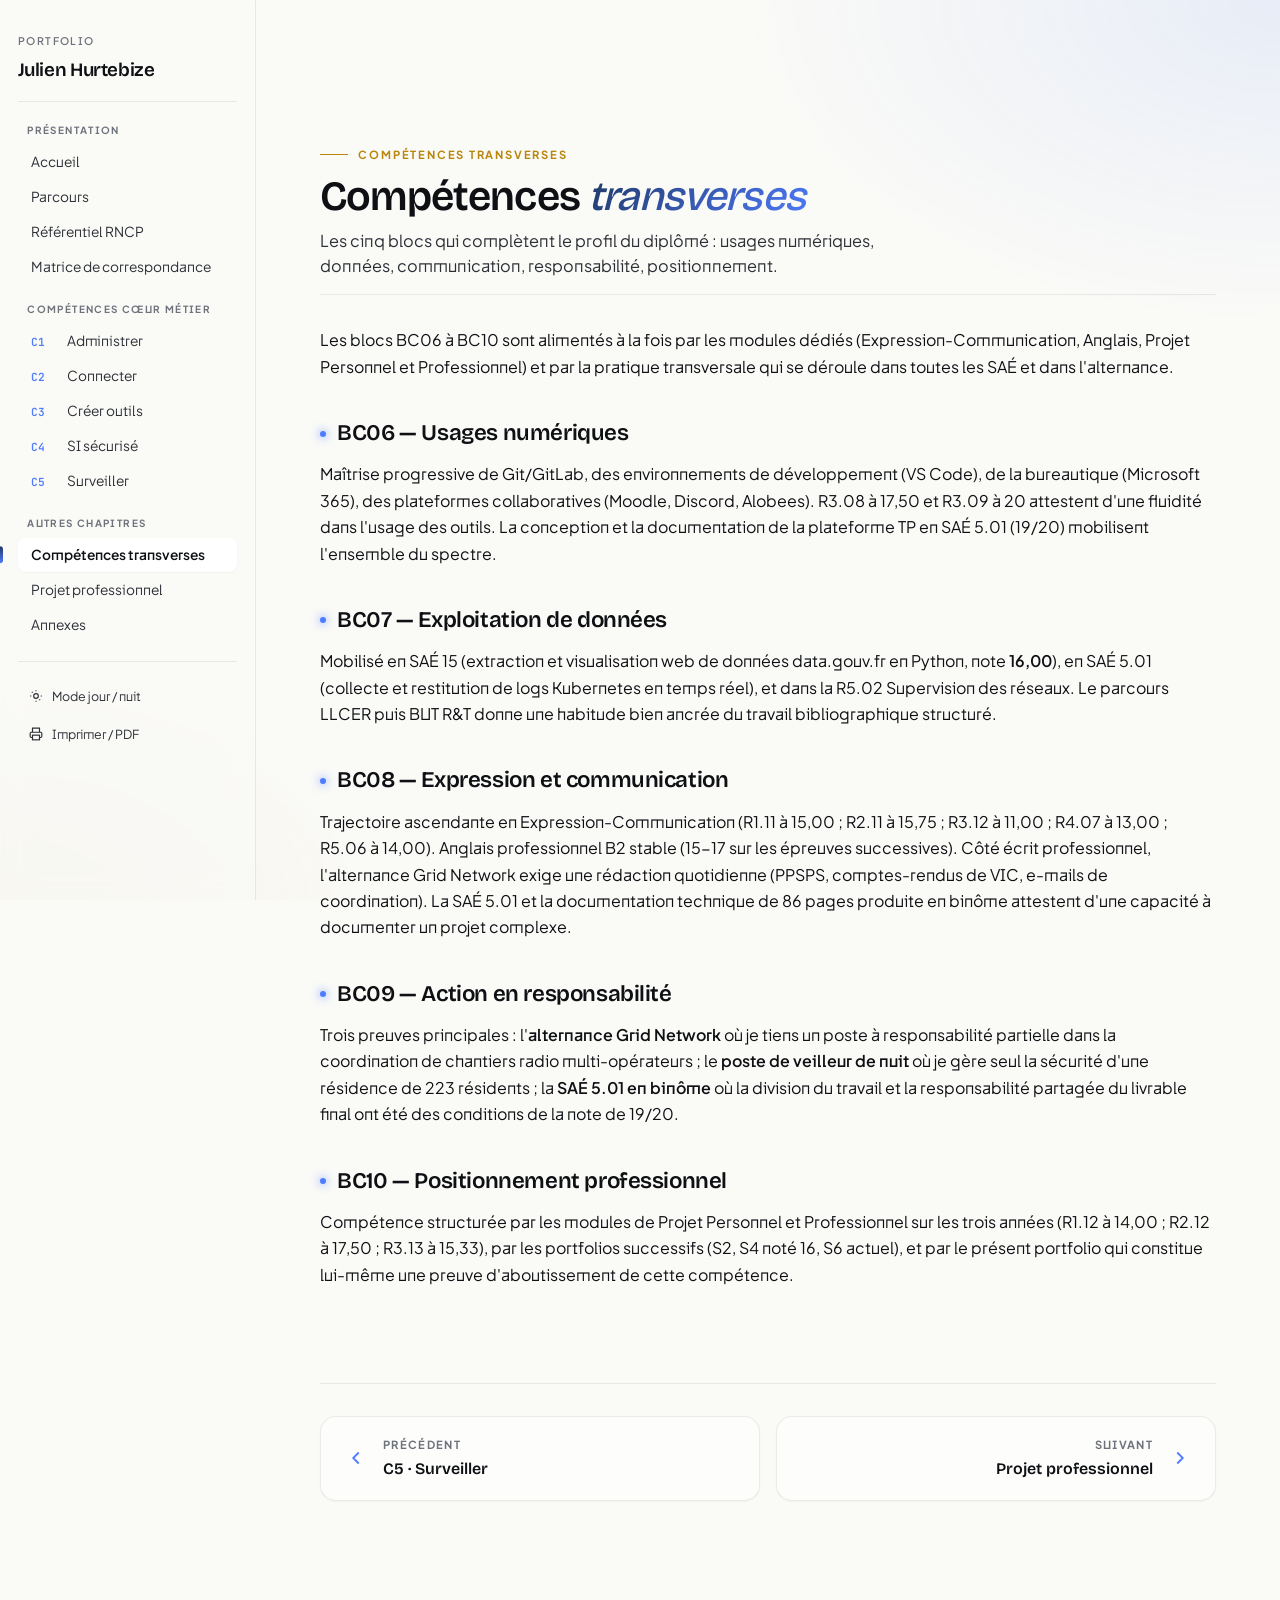
<file: transverses.html>
<!DOCTYPE html>
<html lang="fr">
<head>
<meta charset="UTF-8" />
<meta name="viewport" content="width=device-width, initial-scale=1.0" />
<title>Compétences transverses — Portfolio Julien Hurtebize</title>
<meta name="description" content="Portfolio académique de Julien Hurtebize, BUT 3 R&T Cybersécurité — Compétences transverses" />
<link rel="preconnect" href="https://fonts.googleapis.com" />
<link rel="preconnect" href="https://fonts.gstatic.com" crossorigin />
<link href="https://fonts.googleapis.com/css2?family=Bricolage+Grotesque:opsz,wght@12..96,400;12..96,500;12..96,600&family=Plus+Jakarta+Sans:wght@400;500;600;700&family=JetBrains+Mono:wght@400;500;600&display=swap" rel="stylesheet" />
<link rel="stylesheet" href="styles.css" />
</head>
<body>
<div class="read-progress" aria-hidden="true"></div>

<div class="mobile-bar">
  <button class="menu-toggle" aria-label="Menu">
    <svg viewBox="0 0 24 24" fill="none" stroke="currentColor" stroke-width="2"><line x1="4" y1="6" x2="20" y2="6"/><line x1="4" y1="12" x2="20" y2="12"/><line x1="4" y1="18" x2="20" y2="18"/></svg>
  </button>
  <span class="mobile-bar-title">Compétences transverses</span>
  <span style="width:36px"></span>
</div>

<div class="layout">
<aside class="sidebar" aria-label="Sommaire">
  <div class="brand">
    <p class="brand-eyebrow">Portfolio</p>
    <h1 class="brand-name">Julien Hurtebize</h1>
  </div>
  <nav class="toc">
    <span class="toc-section-label">PRÉSENTATION</span>
    <a class="toc-item" href="index.html"><span>Accueil</span></a>
    <a class="toc-item" href="parcours.html"><span>Parcours</span></a>
    <a class="toc-item" href="referentiel.html"><span>Référentiel RNCP</span></a>
    <a class="toc-item" href="matrice.html"><span>Matrice de correspondance</span></a>
    <span class="toc-section-label">COMPÉTENCES CŒUR MÉTIER</span>
    <a class="toc-item" href="c1.html"><span class="toc-code">C1</span><span>Administrer</span></a>
    <a class="toc-item" href="c2.html"><span class="toc-code">C2</span><span>Connecter</span></a>
    <a class="toc-item" href="c3.html"><span class="toc-code">C3</span><span>Créer outils</span></a>
    <a class="toc-item" href="c4.html"><span class="toc-code">C4</span><span>SI sécurisé</span></a>
    <a class="toc-item" href="c5.html"><span class="toc-code">C5</span><span>Surveiller</span></a>
    <span class="toc-section-label">AUTRES CHAPITRES</span>
    <a class="toc-item is-active" href="transverses.html"><span>Compétences transverses</span></a>
    <a class="toc-item" href="avenir.html"><span>Projet professionnel</span></a>
    <a class="toc-item" href="annexes.html"><span>Annexes</span></a>
  </nav>
  <div class="sidebar-footer">
    <button class="sb-btn theme-toggle" aria-label="Thème">
      <svg viewBox="0 0 24 24" fill="none" stroke="currentColor" stroke-width="2"><circle cx="12" cy="12" r="4"/><line x1="12" y1="2" x2="12" y2="4"/><line x1="12" y1="20" x2="12" y2="22"/><line x1="4.93" y1="4.93" x2="6.34" y2="6.34"/><line x1="17.66" y1="17.66" x2="19.07" y2="19.07"/><line x1="2" y1="12" x2="4" y2="12"/><line x1="20" y1="12" x2="22" y2="12"/></svg>
      <span>Mode jour / nuit</span>
    </button>
    <button class="sb-btn print-button" aria-label="Imprimer">
      <svg viewBox="0 0 24 24" fill="none" stroke="currentColor" stroke-width="2"><polyline points="6 9 6 2 18 2 18 9"/><path d="M6 18H4a2 2 0 0 1-2-2v-5a2 2 0 0 1 2-2h16a2 2 0 0 1 2 2v5a2 2 0 0 1-2 2h-2"/><rect x="6" y="14" width="12" height="8"/></svg>
      <span>Imprimer / PDF</span>
    </button>
  </div>
</aside>

<main class="main">
<div class="app-bar">
  <div class="chapter-nav" role="group" aria-label="Navigation chapitres">
    <a class="cn-prev" href="c5.html" aria-label="Chapitre précédent" title="Chapitre précédent">
      <svg viewBox="0 0 24 24" fill="none" stroke="currentColor" stroke-width="2"><polyline points="15 18 9 12 15 6"/></svg>
    </a>
    <span class="counter"><span class="cn-cur">10</span><span style="opacity:0.4">/</span><span class="cn-total">12</span></span>
    <a class="cn-next" href="avenir.html" aria-label="Chapitre suivant" title="Chapitre suivant">
      <svg viewBox="0 0 24 24" fill="none" stroke="currentColor" stroke-width="2"><polyline points="9 18 15 12 9 6"/></svg>
    </a>
  </div>
  <div class="progress-strip" data-current="9" data-total="12"></div>
  <label class="app-search">
    <svg viewBox="0 0 24 24" fill="none" stroke="currentColor" stroke-width="2"><circle cx="11" cy="11" r="8"/><line x1="21" y1="21" x2="16.65" y2="16.65"/></svg>
    <input type="search" placeholder="Rechercher dans cette page…" aria-label="Rechercher" autocomplete="off" />
    <kbd>/</kbd>
  </label>
</div>
<section id="transverses">
      <header class="section-header">
        <p class="section-numeral">Compétences transverses</p>
        <h1 class="section-title">Compétences <em>transverses</em></h1>
        <p class="section-lede">Les cinq blocs qui complètent le profil du diplômé : usages numériques, données, communication, responsabilité, positionnement.</p>
      </header>

      <p>Les blocs BC06 à BC10 sont alimentés à la fois par les modules dédiés (Expression-Communication, Anglais, Projet Personnel et Professionnel) et par la pratique transversale qui se déroule dans toutes les SAÉ et dans l'alternance.</p>

      <h2>BC06 — Usages numériques</h2>
      <p>Maîtrise progressive de Git/GitLab, des environnements de développement (VS Code), de la bureautique (Microsoft 365), des plateformes collaboratives (Moodle, Discord, Alobees). R3.08 à 17,50 et R3.09 à 20 attestent d'une fluidité dans l'usage des outils. La conception et la documentation de la plateforme TP en SAÉ 5.01 (19/20) mobilisent l'ensemble du spectre.</p>

      <h2>BC07 — Exploitation de données</h2>
      <p>Mobilisé en SAÉ 15 (extraction et visualisation web de données data.gouv.fr en Python, note <strong>16,00</strong>), en SAÉ 5.01 (collecte et restitution de logs Kubernetes en temps réel), et dans la R5.02 Supervision des réseaux. Le parcours LLCER puis BUT R&amp;T donne une habitude bien ancrée du travail bibliographique structuré.</p>

      <h2>BC08 — Expression et communication</h2>
      <p>Trajectoire ascendante en Expression-Communication (R1.11 à 15,00 ; R2.11 à 15,75 ; R3.12 à 11,00 ; R4.07 à 13,00 ; R5.06 à 14,00). Anglais professionnel B2 stable (15-17 sur les épreuves successives). Côté écrit professionnel, l'alternance Grid Network exige une rédaction quotidienne (PPSPS, comptes-rendus de VIC, e-mails de coordination). La SAÉ 5.01 et la documentation technique de 86 pages produite en binôme attestent d'une capacité à documenter un projet complexe.</p>

      <h2>BC09 — Action en responsabilité</h2>
      <p>Trois preuves principales : l'<strong>alternance Grid Network</strong> où je tiens un poste à responsabilité partielle dans la coordination de chantiers radio multi-opérateurs ; le <strong>poste de veilleur de nuit</strong> où je gère seul la sécurité d'une résidence de 223 résidents ; la <strong>SAÉ 5.01 en binôme</strong> où la division du travail et la responsabilité partagée du livrable final ont été des conditions de la note de 19/20.</p>

      <h2>BC10 — Positionnement professionnel</h2>
      <p>Compétence structurée par les modules de Projet Personnel et Professionnel sur les trois années (R1.12 à 14,00 ; R2.12 à 17,50 ; R3.13 à 15,33), par les portfolios successifs (S2, S4 noté 16, S6 actuel), et par le présent portfolio qui constitue lui-même une preuve d'aboutissement de cette compétence.</p>
    </section>
<nav class="pagenav" aria-label="Navigation entre chapitres">
  <a class="pagenav-link pagenav-prev" href="c5.html">
    <svg viewBox="0 0 24 24" fill="none" stroke="currentColor" stroke-width="2"><polyline points="15 18 9 12 15 6"/></svg>
    <span>
      <span class="pagenav-label">Précédent</span>
      <span class="pagenav-title">C5 · Surveiller</span>
    </span>
  </a>
  <a class="pagenav-link pagenav-next" href="avenir.html">
    <span>
      <span class="pagenav-label">Suivant</span>
      <span class="pagenav-title">Projet professionnel</span>
    </span>
    <svg viewBox="0 0 24 24" fill="none" stroke="currentColor" stroke-width="2"><polyline points="9 18 15 12 9 6"/></svg>
  </a>
</nav>
</main>
</div>

<script src="script.js"></script>
</body>
</html>
</file>
<file: styles.css>
/* Portfolio Julien Hurtebize — design fluide moderne */

*, *::before, *::after { box-sizing: border-box; }
html { scroll-behavior: smooth; scroll-padding-top: 1rem; -webkit-text-size-adjust: 100%; }
body { margin: 0; }
img, picture, svg { display: block; max-width: 100%; height: auto; }
button { font: inherit; cursor: pointer; border: none; background: none; color: inherit; }
a { color: inherit; }

:root {
  --bg: #FAFAF7;
  --bg-elevated: #FFFFFF;
  --bg-card: rgba(255, 255, 255, 0.6);
  --ink: #0E1014;
  --ink-soft: #2C2F36;
  --ink-faded: #6E727B;
  --rule: rgba(14, 16, 20, 0.08);
  --accent: #1F3864;
  --accent-glow: #4F7BFF;
  --warm: #B8860B;
  --warm-soft: rgba(184, 134, 11, 0.12);
  --bordeaux: #B85450;
  --green: #3F8265;
  --shadow-xs: 0 1px 2px rgba(14, 16, 20, 0.04);
  --shadow-sm: 0 4px 18px rgba(14, 16, 20, 0.06);
  --shadow-md: 0 14px 44px rgba(14, 16, 20, 0.09);
  --shadow-lg: 0 28px 80px rgba(14, 16, 20, 0.14);
  --font-display: "Bricolage Grotesque", "Inter Tight", system-ui, sans-serif;
  --font-body: "Plus Jakarta Sans", "Manrope", system-ui, sans-serif;
  --font-mono: "JetBrains Mono", "SFMono-Regular", Consolas, monospace;
  --radius-md: 16px;
  --radius-lg: 24px;
  --ease: cubic-bezier(0.22, 1, 0.36, 1);
  --measure: 56rem;
  --sidebar-w: 16rem;
}
[data-theme="dark"] {
  --bg: #0A0B0F;
  --bg-elevated: #1A1D26;
  --bg-card: rgba(28, 31, 40, 0.55);
  --ink: #F5F3EE;
  --ink-soft: #C8CAD0;
  --ink-faded: #6E727B;
  --rule: rgba(245, 243, 238, 0.08);
  --accent: #93B5E1;
  --accent-glow: #6B92FF;
  --warm: #E5C467;
  --warm-soft: rgba(229, 196, 103, 0.14);
}

body {
  background: var(--bg);
  color: var(--ink);
  font-family: var(--font-body);
  font-size: 1rem;
  line-height: 1.65;
  font-feature-settings: "kern", "liga", "ss01";
  -webkit-font-smoothing: antialiased;
  position: relative;
  min-height: 100vh;
}

/* aura diffuse, donne le côté futuriste sans effet plat */
body::before {
  content: "";
  position: fixed;
  inset: 0;
  pointer-events: none;
  z-index: 0;
  background:
    radial-gradient(ellipse 70% 60% at 100% 0%, rgba(79, 123, 255, 0.10), transparent 60%),
    radial-gradient(ellipse 50% 40% at 0% 100%, rgba(184, 134, 11, 0.07), transparent 60%);
}
[data-theme="dark"] body::before {
  background:
    radial-gradient(ellipse 70% 60% at 100% 0%, rgba(107, 146, 255, 0.12), transparent 60%),
    radial-gradient(ellipse 50% 40% at 0% 100%, rgba(229, 196, 103, 0.06), transparent 60%);
}

.read-progress {
  position: fixed;
  top: 0; left: 0;
  height: 2px;
  width: var(--progress, 0%);
  background: linear-gradient(90deg, var(--accent), var(--accent-glow));
  z-index: 100;
  transition: width 0.1s linear;
}

.layout {
  display: grid;
  grid-template-columns: var(--sidebar-w) 1fr;
  min-height: 100vh;
  position: relative;
  z-index: 1;
}

/* Sidebar */
.sidebar {
  position: sticky;
  top: 0;
  height: 100vh;
  overflow-y: auto;
  padding: 2rem 1.1rem 1.5rem;
  border-right: 1px solid var(--rule);
  font-family: var(--font-body);
  z-index: 10;
  backdrop-filter: blur(14px);
  -webkit-backdrop-filter: blur(14px);
  background: rgba(250, 250, 247, 0.7);
}
[data-theme="dark"] .sidebar { background: rgba(10, 11, 15, 0.7); }
.sidebar::-webkit-scrollbar { width: 4px; }
.sidebar::-webkit-scrollbar-thumb { background: var(--rule); border-radius: 4px; }

.brand { margin-bottom: 1.25rem; padding-bottom: 1rem; border-bottom: 1px solid var(--rule); }
.brand-eyebrow {
  font-size: 0.66rem;
  letter-spacing: 0.14em;
  text-transform: uppercase;
  color: var(--ink-faded);
  font-weight: 600;
  margin: 0 0 0.3rem;
}
.brand-name {
  font-family: var(--font-display);
  font-size: 1.18rem;
  font-weight: 600;
  letter-spacing: -0.02em;
  margin: 0;
  color: var(--ink);
}

.toc { list-style: none; padding: 0; margin: 0; }
.toc-section-label {
  display: block;
  font-size: 0.62rem;
  letter-spacing: 0.14em;
  text-transform: uppercase;
  color: var(--ink-faded);
  font-weight: 700;
  margin: 1.1rem 0 0.4rem;
  padding-left: 0.6rem;
}
.toc-item {
  display: block;
  padding: 0.5rem 0.85rem;
  font-size: 0.86rem;
  color: var(--ink-soft);
  text-decoration: none;
  border-radius: 8px;
  transition: all 0.2s var(--ease);
  line-height: 1.3;
  margin-bottom: 1px;
  position: relative;
}
.toc-item:hover { background: var(--rule); color: var(--ink); transform: translateX(2px); }
.toc-item.is-active {
  color: var(--ink);
  font-weight: 600;
  background: var(--bg-elevated);
  box-shadow: var(--shadow-xs);
}
.toc-item.is-active::before {
  content: "";
  position: absolute;
  left: -1.1rem;
  top: 50%;
  transform: translateY(-50%);
  width: 3px; height: 1.1rem;
  background: linear-gradient(180deg, var(--accent), var(--accent-glow));
  border-radius: 0 3px 3px 0;
}
.toc-num {
  font-family: var(--font-display);
  font-style: italic;
  font-size: 0.78rem;
  color: var(--warm);
  font-weight: 500;
  flex-shrink: 0;
  width: 1.4rem;
  font-feature-settings: "lnum";
}
.toc-code {
  font-family: var(--font-mono);
  font-size: 0.7rem;
  color: var(--accent-glow);
  font-weight: 600;
  flex-shrink: 0;
  width: 1.6rem;
  letter-spacing: 0.02em;
}

.sidebar-footer { margin-top: 1.25rem; padding-top: 1rem; border-top: 1px solid var(--rule); display: flex; flex-direction: column; gap: 0.2rem; }
.sb-btn {
  display: flex;
  align-items: center;
  gap: 0.55rem;
  padding: 0.45rem 0.7rem;
  font-size: 0.78rem;
  color: var(--ink-soft);
  border-radius: 8px;
  transition: background 0.2s;
}
.sb-btn:hover { background: var(--rule); color: var(--ink); }
.sb-btn svg { width: 14px; height: 14px; }

/* mobile */
.mobile-bar {
  display: none;
  position: sticky;
  top: 0;
  z-index: 50;
  background: rgba(250, 250, 247, 0.85);
  backdrop-filter: blur(14px);
  border-bottom: 1px solid var(--rule);
  padding: 0.75rem 1rem;
  align-items: center;
  justify-content: space-between;
}
[data-theme="dark"] .mobile-bar { background: rgba(10, 11, 15, 0.85); }
.mobile-bar-title { font-family: var(--font-display); font-weight: 600; font-size: 0.95rem; }
.menu-toggle { width: 36px; height: 36px; display: flex; align-items: center; justify-content: center; border: 1px solid var(--rule); border-radius: 10px; }
.menu-toggle svg { width: 18px; height: 18px; }

/* main */
.main {
  padding: 4rem 4rem 6rem;
  max-width: calc(var(--measure) + 8rem);
  margin: 0 auto;
}

/* Hero */
.hero {
  display: grid;
  grid-template-columns: 1.05fr 0.95fr;
  gap: 4rem;
  align-items: center;
  min-height: 78vh;
  padding: 1rem 0 5rem;
}
.hero-eyebrow {
  display: inline-flex;
  align-items: center;
  gap: 0.5rem;
  font-size: 0.7rem;
  letter-spacing: 0.16em;
  text-transform: uppercase;
  color: var(--accent-glow);
  font-weight: 600;
  margin: 0 0 1.4rem;
  padding: 0.4rem 0.85rem;
  background: linear-gradient(135deg, rgba(79, 123, 255, 0.12), rgba(79, 123, 255, 0.04));
  border: 1px solid rgba(79, 123, 255, 0.18);
  border-radius: 100px;
}
.hero-eyebrow::before {
  content: "";
  width: 6px; height: 6px;
  background: var(--accent-glow);
  border-radius: 50%;
  box-shadow: 0 0 12px var(--accent-glow);
}
.hero-title {
  font-family: var(--font-display);
  font-size: clamp(2.6rem, 5.5vw, 4.5rem);
  font-weight: 600;
  line-height: 1.0;
  letter-spacing: -0.025em;
  margin: 0 0 1.1rem;
  padding-right: 0.1em;
}
.hero-title .accent {
  background: linear-gradient(135deg, var(--accent), var(--accent-glow));
  -webkit-background-clip: text;
  background-clip: text;
  color: transparent;
  font-style: italic;
  font-weight: 500;
  padding-right: 0.12em;
  -webkit-box-decoration-break: clone;
  box-decoration-break: clone;
}
.hero-subtitle {
  font-size: 1.1rem;
  color: var(--ink-soft);
  line-height: 1.5;
  margin: 0 0 2rem;
  max-width: 32rem;
}
.hero-meta {
  display: grid;
  grid-template-columns: repeat(2, 1fr);
  gap: 1.1rem 2rem;
  font-size: 0.85rem;
  color: var(--ink-soft);
  max-width: 32rem;
}
.hero-meta-item strong {
  display: block;
  font-size: 0.66rem;
  letter-spacing: 0.14em;
  text-transform: uppercase;
  color: var(--ink-faded);
  font-weight: 600;
  margin-bottom: 0.25rem;
}

/* portrait : grand, sans cadre superposé */
.hero-portrait-wrap {
  position: relative;
  aspect-ratio: 4/5;
  width: 100%;
  max-width: 26rem;
  justify-self: end;
}
.hero-portrait-wrap::before {
  content: "";
  position: absolute;
  inset: -10% -6% -2% -10%;
  background:
    radial-gradient(ellipse at 25% 25%, rgba(79, 123, 255, 0.28), transparent 60%),
    radial-gradient(ellipse at 80% 85%, rgba(184, 134, 11, 0.22), transparent 60%);
  filter: blur(50px);
  z-index: -1;
  border-radius: 50%;
}
.hero-portrait-wrap::after {
  content: "";
  position: absolute;
  inset: 0;
  border-radius: var(--radius-lg);
  pointer-events: none;
  background: linear-gradient(180deg, transparent 70%, rgba(0,0,0,0.06));
}
.hero-portrait {
  width: 100%;
  height: 100%;
  object-fit: cover;
  border-radius: var(--radius-lg);
  box-shadow: var(--shadow-lg);
  filter: contrast(1.02) saturate(0.97);
}

/* Sections */
section {
  padding: 4.5rem 0 1rem;
  scroll-margin-top: 1rem;
}
.section-header {
  margin-bottom: 2rem;
  padding-bottom: 1rem;
  border-bottom: 1px solid var(--rule);
}
.section-numeral {
  display: inline-flex;
  align-items: center;
  gap: 0.65rem;
  font-family: var(--font-body);
  font-size: 0.7rem;
  color: var(--warm);
  letter-spacing: 0.16em;
  text-transform: uppercase;
  margin: 0 0 0.65rem;
  font-weight: 700;
  font-feature-settings: "ss01";
}
.section-numeral::before {
  content: "";
  display: inline-block;
  width: 28px;
  height: 1px;
  background: var(--warm);
  flex-shrink: 0;
}
h1.section-title {
  font-family: var(--font-display);
  font-size: clamp(1.9rem, 3.4vw, 2.6rem);
  font-weight: 600;
  letter-spacing: -0.02em;
  line-height: 1.1;
  margin: 0 0 0.6rem;
  padding-right: 0.1em;
}
h1.section-title em {
  font-style: italic;
  font-weight: 500;
  background: linear-gradient(135deg, var(--accent), var(--accent-glow));
  -webkit-background-clip: text;
  background-clip: text;
  color: transparent;
  padding-right: 0.15em;
  margin-right: -0.05em;
  -webkit-box-decoration-break: clone;
  box-decoration-break: clone;
}
.section-lede {
  font-size: 1.02rem;
  color: var(--ink-soft);
  line-height: 1.5;
  margin: 0;
  max-width: 36rem;
}

h2 {
  font-family: var(--font-display);
  font-size: 1.4rem;
  font-weight: 600;
  letter-spacing: -0.018em;
  line-height: 1.2;
  margin: 2.5rem 0 0.9rem;
  display: flex;
  align-items: center;
  gap: 0.7rem;
}
h2::before {
  content: "";
  width: 6px; height: 6px;
  background: var(--accent-glow);
  border-radius: 50%;
  box-shadow: 0 0 10px var(--accent-glow);
  flex-shrink: 0;
}

h3 {
  font-family: var(--font-display);
  font-size: 1.1rem;
  font-weight: 600;
  letter-spacing: -0.01em;
  margin: 1.6rem 0 0.5rem;
  color: var(--accent);
}

h4 {
  font-family: var(--font-body);
  font-size: 0.7rem;
  letter-spacing: 0.14em;
  text-transform: uppercase;
  font-weight: 700;
  color: var(--warm);
  margin: 1.2rem 0 0.4rem;
}

p { margin: 0 0 0.95rem; max-width: var(--measure); hyphens: auto; }
strong { font-weight: 600; color: var(--ink); }
em { font-style: italic; }
a { color: var(--accent); text-decoration: underline; text-decoration-color: var(--accent-glow); text-decoration-thickness: 1px; text-underline-offset: 3px; transition: color 0.2s; }
a:hover { color: var(--accent-glow); }
code {
  font-family: var(--font-mono);
  font-size: 0.85em;
  padding: 0.1em 0.4em;
  background: var(--rule);
  border-radius: 5px;
  color: var(--accent);
  font-weight: 500;
}

ul, ol { margin: 0 0 1rem; padding-left: 1.15rem; max-width: var(--measure); }
li { margin-bottom: 0.3rem; }
li::marker { color: var(--accent-glow); }
ul.dash { list-style: none; padding-left: 0; }
ul.dash > li { position: relative; padding-left: 1.4rem; }
ul.dash > li::before {
  content: "";
  position: absolute;
  left: 0; top: 0.7em;
  width: 0.7rem; height: 1px;
  background: var(--accent-glow);
}

/* Citation officielle */
.quote-rncp {
  margin: 1.4rem 0;
  padding: 1.25rem 1.5rem;
  background: var(--bg-card);
  backdrop-filter: blur(8px);
  border: 1px solid var(--rule);
  border-left: 3px solid var(--warm);
  border-radius: var(--radius-md);
  max-width: var(--measure);
  box-shadow: var(--shadow-xs);
}
.quote-rncp .quote-label {
  font-size: 0.66rem;
  letter-spacing: 0.14em;
  text-transform: uppercase;
  color: var(--warm);
  font-weight: 700;
  display: block;
  margin-bottom: 0.45rem;
}
.quote-rncp p {
  font-family: var(--font-display);
  font-style: italic;
  font-size: 1rem;
  line-height: 1.55;
  margin: 0;
  color: var(--ink-soft);
}

/* Stats */
.stats {
  display: grid;
  grid-template-columns: repeat(auto-fit, minmax(110px, 1fr));
  gap: 0.7rem;
  margin: 1.5rem 0 2rem;
}
.stat {
  padding: 0.95rem 1rem;
  background: var(--bg-card);
  backdrop-filter: blur(8px);
  border: 1px solid var(--rule);
  border-radius: var(--radius-md);
  text-align: center;
  transition: transform 0.3s var(--ease), box-shadow 0.3s var(--ease);
}
.stat:hover { transform: translateY(-2px); box-shadow: var(--shadow-sm); }
.stat-label {
  font-size: 0.64rem;
  letter-spacing: 0.14em;
  text-transform: uppercase;
  color: var(--ink-faded);
  font-weight: 700;
  margin: 0 0 0.35rem;
}
.stat-value {
  font-family: var(--font-display);
  font-size: 1.5rem;
  font-weight: 600;
  color: var(--accent);
  line-height: 1;
  font-variant-numeric: tabular-nums;
  letter-spacing: -0.02em;
}
.stat-value.highlight {
  background: linear-gradient(135deg, var(--accent), var(--accent-glow));
  -webkit-background-clip: text; background-clip: text;
  color: transparent;
  padding-right: 0.08em;
  -webkit-box-decoration-break: clone;
  box-decoration-break: clone;
}

/* Tables */
.table-wrap {
  margin: 1.1rem 0;
  overflow-x: auto;
  border: 1px solid var(--rule);
  border-radius: var(--radius-md);
  background: var(--bg-card);
  backdrop-filter: blur(8px);
  box-shadow: var(--shadow-xs);
}
table { width: 100%; border-collapse: collapse; font-size: 0.86rem; }
thead { background: var(--ink); color: var(--bg); }
[data-theme="dark"] thead { background: var(--bg-elevated); color: var(--warm); border-bottom: 1px solid var(--warm); }
th {
  text-align: left;
  font-weight: 600;
  font-size: 0.68rem;
  letter-spacing: 0.1em;
  text-transform: uppercase;
  padding: 0.6rem 0.85rem;
  white-space: nowrap;
}
td {
  padding: 0.55rem 0.85rem;
  border-top: 1px solid var(--rule);
  vertical-align: top;
  line-height: 1.4;
}
tbody tr:hover { background: var(--rule); }
.note-cell { font-variant-numeric: tabular-nums; font-weight: 600; text-align: center; white-space: nowrap; }
.note-strong { color: var(--warm); }
.note-weak { color: var(--bordeaux); }
.note-mid { color: var(--accent); }
.note-pending { color: var(--ink-faded); font-style: italic; font-weight: 400; }
.center { text-align: center; }
.code-cell { font-family: var(--font-mono); font-size: 0.78rem; font-weight: 500; color: var(--accent); white-space: nowrap; }
table.matrix th, table.matrix td { text-align: center; padding: 0.4rem 0.3rem; font-size: 0.78rem; }
table.matrix th:first-child, table.matrix td:first-child { text-align: left; font-size: 0.82rem; }
table.matrix .check { color: var(--accent-glow); font-weight: 700; font-size: 0.95rem; }

/* AC card */
.ac-card {
  background: var(--bg-card);
  backdrop-filter: blur(10px);
  border: 1px solid var(--rule);
  border-radius: var(--radius-lg);
  padding: 1.4rem 1.6rem 1.1rem;
  margin: 1.5rem 0;
  max-width: var(--measure);
  box-shadow: var(--shadow-xs);
  transition: transform 0.4s var(--ease), box-shadow 0.4s var(--ease);
  position: relative;
  overflow: hidden;
}
.ac-card::before {
  content: "";
  position: absolute;
  top: 0; left: 0;
  width: 100%; height: 3px;
  background: linear-gradient(90deg, var(--accent), var(--accent-glow), var(--warm));
  opacity: 0.7;
}
.ac-card:hover { box-shadow: var(--shadow-md); }
.ac-header {
  display: flex;
  align-items: baseline;
  flex-wrap: wrap;
  gap: 0.6rem 1rem;
  margin-bottom: 0.7rem;
  padding-bottom: 0.6rem;
  border-bottom: 1px solid var(--rule);
}
.ac-code {
  font-family: var(--font-mono);
  font-size: 0.75rem;
  font-weight: 600;
  color: var(--warm);
  letter-spacing: 0.04em;
  padding: 0.2rem 0.55rem;
  background: var(--warm-soft);
  border-radius: 6px;
}
.ac-title {
  font-family: var(--font-display);
  font-size: 1rem;
  font-weight: 500;
  margin: 0;
  line-height: 1.3;
  flex: 1 1 16rem;
}
.ac-level {
  font-size: 0.64rem;
  letter-spacing: 0.12em;
  text-transform: uppercase;
  color: var(--ink-faded);
  font-weight: 700;
  margin-left: auto;
}

/* Six questions */
.six-q { margin: 1rem 0 0; }
.six-q > div {
  display: grid;
  grid-template-columns: 8.5rem 1fr;
  gap: 1.2rem;
  align-items: start;
  padding: 0.65rem 0;
  border-bottom: 1px solid var(--rule);
}
.six-q > div:last-child { border-bottom: none; }
.six-q dt {
  font-size: 0.68rem;
  letter-spacing: 0.12em;
  text-transform: uppercase;
  color: var(--ink-faded);
  font-weight: 700;
  padding-top: 0.15rem;
  margin: 0;
}
.six-q dd { margin: 0; font-size: 0.93rem; line-height: 1.55; color: var(--ink-soft); }
.six-q dd p { margin-bottom: 0.45rem; max-width: none; }
.six-q dd p:last-child { margin-bottom: 0; }

/* Progression AC */
.ac-prog {
  margin: 1.1rem 0;
  background: var(--bg-card);
  backdrop-filter: blur(8px);
  border: 1px solid var(--rule);
  border-radius: var(--radius-md);
  padding: 0.95rem 1.25rem;
  box-shadow: var(--shadow-xs);
}
.ac-prog h4 { margin-top: 0; }
.ac-prog ul { list-style: none; padding: 0; margin: 0; display: grid; gap: 0.25rem; }
.ac-prog li {
  display: grid;
  grid-template-columns: 5rem 1fr auto;
  gap: 0.9rem;
  align-items: baseline;
  font-size: 0.82rem;
  padding: 0.3rem 0;
  border-bottom: 1px dashed var(--rule);
}
.ac-prog li:last-child { border-bottom: none; }
.ac-prog .lvl { font-size: 0.62rem; letter-spacing: 0.1em; text-transform: uppercase; color: var(--ink-faded); font-weight: 700; }
.ac-prog .badge {
  font-size: 0.62rem;
  letter-spacing: 0.04em;
  text-transform: uppercase;
  font-weight: 700;
  padding: 0.18rem 0.5rem;
  border-radius: 100px;
}
.b-acquis { background: rgba(63, 130, 101, 0.14); color: var(--green); }
.b-encours { background: rgba(184, 134, 11, 0.16); color: var(--warm); }
.b-acons { background: rgba(184, 84, 80, 0.14); color: var(--bordeaux); }

/* Trace */
.trace {
  margin: 1.4rem 0;
  padding: 0.75rem;
  background: var(--bg-card);
  backdrop-filter: blur(8px);
  border: 1px solid var(--rule);
  border-radius: var(--radius-md);
  box-shadow: var(--shadow-xs);
  transition: transform 0.4s var(--ease), box-shadow 0.4s var(--ease);
  max-width: var(--measure);
}
.trace:hover { transform: translateY(-2px); box-shadow: var(--shadow-sm); }
.trace figure { margin: 0 0 0.65rem; }
.trace img { width: 100%; border-radius: calc(var(--radius-md) - 6px); border: 1px solid var(--rule); }
.trace figcaption {
  font-size: 0.78rem;
  line-height: 1.55;
  color: var(--ink-soft);
  margin: 0;
  padding: 0.2rem 0.4rem;
}
.trace figcaption strong {
  font-size: 0.66rem;
  letter-spacing: 0.12em;
  text-transform: uppercase;
  color: var(--warm);
  font-weight: 700;
  display: block;
  margin-bottom: 0.3rem;
}

/* Synthèse */
.synthesis {
  margin: 2rem 0 1.5rem;
  padding: 1.35rem 1.6rem;
  background: linear-gradient(135deg, rgba(79, 123, 255, 0.05), rgba(184, 134, 11, 0.03));
  border: 1px solid var(--rule);
  border-radius: var(--radius-lg);
  position: relative;
  max-width: var(--measure);
}
.synthesis::before {
  content: "Synthèse";
  position: absolute;
  top: -0.55rem;
  left: 1.5rem;
  background: var(--bg);
  padding: 0 0.6rem;
  font-size: 0.66rem;
  letter-spacing: 0.14em;
  text-transform: uppercase;
  color: var(--accent);
  font-weight: 700;
}
.synthesis p { margin-bottom: 0; font-size: 0.95rem; line-height: 1.6; }

/* Exp card */
.exp-card {
  padding: 1rem 1.3rem 0.95rem;
  background: var(--bg-card);
  backdrop-filter: blur(8px);
  border: 1px solid var(--rule);
  border-radius: var(--radius-md);
  margin: 0.9rem 0;
  transition: transform 0.3s var(--ease);
  box-shadow: var(--shadow-xs);
  position: relative;
  overflow: hidden;
}
.exp-card::before {
  content: "";
  position: absolute;
  left: 0; top: 0; bottom: 0;
  width: 3px;
  background: linear-gradient(180deg, var(--warm), var(--accent-glow));
}
.exp-card:hover { transform: translateY(-2px); }
.exp-header {
  display: flex; flex-wrap: wrap;
  align-items: baseline;
  gap: 0.4rem 1.25rem;
  margin-bottom: 0.4rem;
  padding-bottom: 0.5rem;
  border-bottom: 1px solid var(--rule);
}
.exp-title { font-family: var(--font-display); font-size: 1rem; font-weight: 600; margin: 0; line-height: 1.2; }
.exp-employer { font-family: var(--font-display); font-style: italic; font-size: 0.92rem; color: var(--accent); font-weight: 500; }
.exp-meta { font-size: 0.74rem; color: var(--ink-faded); margin-left: auto; }
.exp-meta span:not(:last-child)::after { content: " · "; color: var(--warm); margin: 0 0.18rem; }
.exp-card ul { margin: 0.35rem 0 0; }
.exp-card li { font-size: 0.86rem; }

/* Tech grid */
.tech-grid {
  margin: 1.1rem 0 1.4rem;
  background: var(--bg-card);
  backdrop-filter: blur(8px);
  border: 1px solid var(--rule);
  border-radius: var(--radius-md);
  padding: 0.4rem 1.2rem;
  box-shadow: var(--shadow-xs);
}
.tech-row {
  display: grid;
  grid-template-columns: 10rem 1fr;
  gap: 1.2rem;
  padding: 0.6rem 0;
  border-bottom: 1px dashed var(--rule);
  align-items: baseline;
}
.tech-row:last-child { border-bottom: none; }
.tech-cat {
  font-size: 0.7rem;
  letter-spacing: 0.08em;
  text-transform: uppercase;
  color: var(--warm);
  font-weight: 700;
}
.tech-list { font-size: 0.86rem; line-height: 1.5; }

/* Cover note */
.cover-note {
  margin: 2rem 0;
  padding: 1.2rem 1.5rem 1.2rem 2.4rem;
  background: linear-gradient(135deg, rgba(79, 123, 255, 0.06), rgba(184, 134, 11, 0.04));
  border: 1px solid var(--rule);
  border-radius: var(--radius-lg);
  font-family: var(--font-display);
  font-style: italic;
  font-size: 1rem;
  line-height: 1.55;
  color: var(--ink);
  max-width: var(--measure);
  position: relative;
}
.cover-note::before {
  content: "—";
  position: absolute;
  top: 0.85rem;
  left: 0.95rem;
  font-size: 1.4rem;
  color: var(--warm);
  font-style: normal;
}

/* Footer */
.site-footer {
  margin-top: 4rem;
  padding: 1.6rem 0 1rem;
  border-top: 1px solid var(--rule);
  font-size: 0.76rem;
  color: var(--ink-faded);
  display: flex;
  flex-wrap: wrap;
  gap: 1rem;
  justify-content: space-between;
  max-width: var(--measure);
}

/* Anim */
@media (prefers-reduced-motion: no-preference) {
  .hero > * { animation: fade-up 0.7s var(--ease) backwards; }
  .hero > *:nth-child(2) { animation-delay: 0.15s; }
  .hero-portrait-wrap { animation: fade-in-scale 1s var(--ease) 0.2s backwards; }
}
@keyframes fade-up { from { opacity: 0; transform: translateY(14px); } to { opacity: 1; transform: none; } }
@keyframes fade-in-scale { from { opacity: 0; transform: scale(0.96); } to { opacity: 1; transform: none; } }

/* Responsive */
@media (max-width: 1024px) {
  :root { --sidebar-w: 0; }
  .layout { grid-template-columns: 1fr; }
  .sidebar {
    position: fixed;
    top: 0; left: 0;
    width: 16rem;
    transform: translateX(-100%);
    transition: transform 0.3s var(--ease);
    z-index: 60;
    background: rgba(250, 250, 247, 0.96);
  }
  [data-theme="dark"] .sidebar { background: rgba(10, 11, 15, 0.96); }
  .sidebar.is-open { transform: translateX(0); box-shadow: var(--shadow-lg); }
  .mobile-bar { display: flex; }
  .main { padding: 2rem 1.5rem 4rem; }
  .hero {
    grid-template-columns: 1fr;
    gap: 2rem;
    min-height: auto;
    padding: 1rem 0 3rem;
  }
  .hero-portrait-wrap { max-width: 17rem; justify-self: center; order: -1; }
  .six-q > div { grid-template-columns: 1fr; gap: 0.3rem; }
  .ac-prog li { grid-template-columns: 1fr; gap: 0.2rem; }
  .tech-row { grid-template-columns: 1fr; gap: 0.2rem; }
  .exp-meta { margin-left: 0; width: 100%; }
}

@media (max-width: 600px) {
  body { font-size: 0.95rem; }
  .main { padding: 1.5rem 1rem 3rem; }
  h1.section-title { font-size: 1.6rem; }
  h2 { font-size: 1.2rem; }
  .ac-card { padding: 1.1rem; }
  .stats { grid-template-columns: repeat(2, 1fr); }
}

@media print {
  .sidebar, .mobile-bar, .read-progress, .sidebar-footer { display: none !important; }
  .layout { grid-template-columns: 1fr; }
  .main { padding: 0; max-width: 100%; }
  body { font-size: 10pt; line-height: 1.4; background: white; color: black; }
  body::before { display: none; }
  section { padding: 0.5rem 0; }
  h1.section-title, h2 { page-break-after: avoid; }
  .ac-card, .trace, .synthesis, .exp-card, .quote-rncp { page-break-inside: avoid; }
  .ac-card, .trace, .exp-card, .tech-grid, .table-wrap, .ac-prog { backdrop-filter: none; box-shadow: none; }
}

/* TOC item avec code monospace (compétences) */
.toc-item:has(.toc-code) {
  display: flex;
  align-items: baseline;
  gap: 0.65rem;
}

/* ============================================================
   INTERACTIVITÉ — vue chapitre par chapitre, recherche, etc.
   ============================================================ */

/* Mode app : on cache toutes les sections sauf la courante */
body.app-mode section { display: none; animation: none; }
body.app-mode section.is-current {
  display: block;
  animation: chapter-in 0.45s var(--ease) backwards;
}
@keyframes chapter-in {
  from { opacity: 0; transform: translateX(20px); }
  to { opacity: 1; transform: translateX(0); }
}
body.app-mode section.is-leaving {
  display: block;
  animation: chapter-out 0.3s var(--ease) forwards;
  position: absolute;
  top: 0; left: 0; right: 0;
  z-index: 1;
}
@keyframes chapter-out {
  from { opacity: 1; transform: translateX(0); }
  to { opacity: 0; transform: translateX(-20px); }
}

/* Le main devient relatif pour permettre l'animation absolute */
body.app-mode .main { position: relative; min-height: 70vh; }

/* Barre haut : recherche + progression + raccourcis */
.app-bar {
  position: sticky;
  top: 0;
  z-index: 40;
  display: flex;
  align-items: center;
  gap: 1rem;
  padding: 0.85rem 0 1.25rem;
  margin-bottom: 1rem;
  border-bottom: 1px solid var(--rule);
  backdrop-filter: blur(10px);
  background: rgba(250, 250, 247, 0.7);
}
[data-theme="dark"] .app-bar { background: rgba(10, 11, 15, 0.7); }
body:not(.app-mode) .app-bar { display: none; }

.app-search {
  flex: 1;
  display: flex;
  align-items: center;
  gap: 0.5rem;
  padding: 0.5rem 0.85rem;
  background: var(--bg-elevated);
  border: 1px solid var(--rule);
  border-radius: 100px;
  transition: border-color 0.2s, box-shadow 0.2s;
  max-width: 24rem;
}
.app-search:focus-within {
  border-color: var(--accent-glow);
  box-shadow: 0 0 0 3px rgba(79, 123, 255, 0.15);
}
.app-search svg { width: 14px; height: 14px; color: var(--ink-faded); flex-shrink: 0; }
.app-search input {
  flex: 1;
  border: none;
  outline: none;
  background: transparent;
  font: inherit;
  font-size: 0.86rem;
  color: var(--ink);
}
.app-search input::placeholder { color: var(--ink-faded); }
.app-search kbd {
  font-family: var(--font-mono);
  font-size: 0.68rem;
  padding: 0.12rem 0.4rem;
  background: var(--rule);
  border-radius: 4px;
  color: var(--ink-faded);
}

.chapter-nav {
  display: flex;
  align-items: center;
  gap: 0.4rem;
  font-size: 0.78rem;
  color: var(--ink-soft);
  font-variant-numeric: tabular-nums;
}
.chapter-nav button {
  width: 30px; height: 30px;
  display: flex; align-items: center; justify-content: center;
  border: 1px solid var(--rule);
  border-radius: 8px;
  color: var(--ink-soft);
  transition: all 0.2s var(--ease);
}
.chapter-nav button:hover:not(:disabled) {
  background: var(--accent);
  border-color: var(--accent);
  color: white;
}
.chapter-nav button:disabled { opacity: 0.35; cursor: not-allowed; }
.chapter-nav button svg { width: 14px; height: 14px; }
.chapter-nav .counter {
  padding: 0 0.5rem;
  font-weight: 600;
  font-family: var(--font-mono);
  font-size: 0.8rem;
}

/* Toggle vue mode (long scroll <-> chapitre) */
.view-toggle {
  display: flex;
  background: var(--bg-elevated);
  border: 1px solid var(--rule);
  border-radius: 100px;
  padding: 3px;
  gap: 2px;
}
.view-toggle button {
  padding: 0.35rem 0.7rem;
  font-size: 0.74rem;
  font-weight: 600;
  color: var(--ink-faded);
  border-radius: 100px;
  transition: all 0.2s var(--ease);
}
.view-toggle button.is-active {
  background: var(--accent);
  color: white;
}

/* Highlight de recherche */
mark {
  background: rgba(184, 134, 11, 0.25);
  color: inherit;
  padding: 0 2px;
  border-radius: 3px;
}

/* État masqué par filtre de recherche */
.search-hidden { display: none !important; }

/* Six questions interactives (tabs) */
.six-q-tabs {
  margin: 1rem 0 0;
  display: grid;
  grid-template-columns: 1fr;
  border-radius: var(--radius-md);
  overflow: hidden;
  border: 1px solid var(--rule);
  background: var(--bg-elevated);
}
.six-q-tablist {
  display: flex;
  flex-wrap: wrap;
  background: var(--bg-card);
  border-bottom: 1px solid var(--rule);
}
.six-q-tab {
  flex: 1 1 auto;
  min-width: max-content;
  padding: 0.65rem 1rem;
  font-size: 0.7rem;
  letter-spacing: 0.1em;
  text-transform: uppercase;
  font-weight: 700;
  color: var(--ink-faded);
  border-right: 1px solid var(--rule);
  transition: all 0.2s var(--ease);
  position: relative;
  text-align: left;
}
.six-q-tab:last-child { border-right: none; }
.six-q-tab:hover { color: var(--ink); background: var(--rule); }
.six-q-tab.is-active {
  color: var(--accent);
  background: var(--bg-elevated);
}
.six-q-tab.is-active::after {
  content: "";
  position: absolute;
  bottom: -1px; left: 0; right: 0;
  height: 2px;
  background: linear-gradient(90deg, var(--accent), var(--accent-glow));
}
.six-q-panel {
  padding: 1.2rem 1.5rem;
  font-size: 0.95rem;
  line-height: 1.6;
  color: var(--ink-soft);
  display: none;
  animation: panel-in 0.3s var(--ease) backwards;
}
.six-q-panel.is-active { display: block; }
.six-q-panel p { max-width: none; margin-bottom: 0.5rem; }
.six-q-panel p:last-child { margin-bottom: 0; }
@keyframes panel-in {
  from { opacity: 0; transform: translateY(6px); }
  to { opacity: 1; transform: none; }
}

/* Filtres pour matrice et matières */
.filter-bar {
  display: flex;
  flex-wrap: wrap;
  gap: 0.5rem 0.75rem;
  align-items: center;
  margin: 1rem 0 1.25rem;
  padding: 0.75rem 1rem;
  background: var(--bg-card);
  backdrop-filter: blur(8px);
  border: 1px solid var(--rule);
  border-radius: var(--radius-md);
}
.filter-label {
  font-size: 0.7rem;
  letter-spacing: 0.1em;
  text-transform: uppercase;
  color: var(--ink-faded);
  font-weight: 700;
  margin-right: 0.3rem;
}
.filter-chip {
  padding: 0.3rem 0.7rem;
  font-size: 0.75rem;
  font-weight: 600;
  color: var(--ink-soft);
  background: var(--bg-elevated);
  border: 1px solid var(--rule);
  border-radius: 100px;
  transition: all 0.2s var(--ease);
  cursor: pointer;
}
.filter-chip:hover { border-color: var(--accent-glow); color: var(--ink); }
.filter-chip.is-active {
  background: var(--accent);
  border-color: var(--accent);
  color: white;
}

/* Lightbox pour les traces */
.lightbox {
  position: fixed;
  inset: 0;
  z-index: 200;
  background: rgba(10, 11, 15, 0.92);
  display: none;
  align-items: center;
  justify-content: center;
  padding: 4vh 4vw;
  animation: fade-in 0.25s ease;
}
.lightbox.is-open { display: flex; }
.lightbox img {
  max-width: 100%;
  max-height: 100%;
  border-radius: var(--radius-md);
  box-shadow: var(--shadow-lg);
  cursor: zoom-out;
  transition: transform 0.3s var(--ease);
}
.lightbox-close {
  position: absolute;
  top: 1.5rem; right: 1.5rem;
  width: 40px; height: 40px;
  display: flex; align-items: center; justify-content: center;
  border-radius: 50%;
  background: rgba(255, 255, 255, 0.1);
  color: white;
  transition: background 0.2s;
}
.lightbox-close:hover { background: rgba(255, 255, 255, 0.2); }
.lightbox-close svg { width: 18px; height: 18px; }
.lightbox-caption {
  position: absolute;
  bottom: 1.5rem; left: 50%;
  transform: translateX(-50%);
  max-width: 32rem;
  text-align: center;
  font-size: 0.86rem;
  color: rgba(255, 255, 255, 0.85);
  background: rgba(0, 0, 0, 0.5);
  padding: 0.5rem 1rem;
  border-radius: 8px;
  backdrop-filter: blur(8px);
}
@keyframes fade-in { from { opacity: 0; } to { opacity: 1; } }

.trace img { cursor: zoom-in; }

/* Indicateur de progression du parcours */
.progress-strip {
  display: flex;
  gap: 3px;
  margin-left: auto;
  margin-right: 0.5rem;
}
.progress-strip span {
  width: 8px; height: 4px;
  background: var(--rule);
  border-radius: 2px;
  transition: all 0.3s var(--ease);
}
.progress-strip span.is-visited { background: var(--accent-glow); }
.progress-strip span.is-current { background: var(--accent); width: 20px; }

/* Cmd palette (panel ouvert par Ctrl+K) */
.cmd-palette {
  position: fixed;
  inset: 0;
  z-index: 300;
  background: rgba(10, 11, 15, 0.5);
  backdrop-filter: blur(4px);
  display: none;
  align-items: flex-start;
  justify-content: center;
  padding-top: 12vh;
  animation: fade-in 0.2s ease;
}
.cmd-palette.is-open { display: flex; }
.cmd-panel {
  width: 90%;
  max-width: 32rem;
  background: var(--bg-elevated);
  border: 1px solid var(--rule);
  border-radius: var(--radius-md);
  box-shadow: var(--shadow-lg);
  overflow: hidden;
}
.cmd-input-row {
  display: flex;
  align-items: center;
  gap: 0.6rem;
  padding: 0.85rem 1.1rem;
  border-bottom: 1px solid var(--rule);
}
.cmd-input-row svg { width: 16px; height: 16px; color: var(--ink-faded); }
.cmd-input-row input {
  flex: 1;
  border: none;
  outline: none;
  background: transparent;
  font: inherit;
  font-size: 1rem;
  color: var(--ink);
}
.cmd-results { max-height: 50vh; overflow-y: auto; }
.cmd-results-empty {
  padding: 1.5rem;
  text-align: center;
  color: var(--ink-faded);
  font-size: 0.86rem;
}
.cmd-result {
  display: flex;
  align-items: baseline;
  gap: 0.75rem;
  padding: 0.6rem 1.1rem;
  font-size: 0.86rem;
  color: var(--ink-soft);
  border-left: 2px solid transparent;
  cursor: pointer;
  transition: all 0.15s;
}
.cmd-result:hover, .cmd-result.is-focused {
  background: var(--rule);
  color: var(--ink);
  border-left-color: var(--accent-glow);
}
.cmd-result-type {
  font-size: 0.65rem;
  letter-spacing: 0.1em;
  text-transform: uppercase;
  font-weight: 700;
  color: var(--accent-glow);
  flex-shrink: 0;
  width: 5rem;
}
.cmd-result-text { flex: 1; }
.cmd-hint {
  padding: 0.5rem 1.1rem;
  font-size: 0.72rem;
  color: var(--ink-faded);
  border-top: 1px solid var(--rule);
  display: flex;
  gap: 1rem;
  align-items: center;
}
.cmd-hint kbd {
  font-family: var(--font-mono);
  font-size: 0.68rem;
  padding: 0.1rem 0.4rem;
  background: var(--rule);
  border-radius: 4px;
}

/* Hint de raccourcis en bas à droite */
.kbd-hints {
  position: fixed;
  bottom: 1.5rem;
  right: 1.5rem;
  z-index: 30;
  display: flex;
  gap: 0.5rem;
  font-size: 0.72rem;
  color: var(--ink-faded);
  background: var(--bg-elevated);
  padding: 0.5rem 0.75rem;
  border: 1px solid var(--rule);
  border-radius: 100px;
  box-shadow: var(--shadow-sm);
  opacity: 0.85;
  transition: opacity 0.2s;
  font-family: var(--font-body);
}
.kbd-hints:hover { opacity: 1; }
.kbd-hints kbd {
  font-family: var(--font-mono);
  font-size: 0.66rem;
  padding: 0.1rem 0.35rem;
  background: var(--rule);
  border-radius: 3px;
}
body:not(.app-mode) .kbd-hints { display: none; }

@media (max-width: 1024px) {
  .kbd-hints { display: none !important; }
  .app-bar { gap: 0.6rem; padding: 0.7rem 0 1rem; flex-wrap: wrap; }
  .app-search { max-width: 100%; flex: 1 1 100%; order: 2; }
  .chapter-nav { order: 1; }
  .view-toggle { order: 3; }
  .progress-strip { display: none; }
}

@media (prefers-reduced-motion: reduce) {
  body.app-mode section.is-current,
  body.app-mode section.is-leaving,
  .six-q-panel,
  .lightbox,
  .cmd-palette { animation: none !important; }
}

/* ============================================================
   MULTI-PAGES — menu visuel d'accueil + pagenav prev/next
   ============================================================ */

/* Grille de cartes du menu d'accueil */
.menu-grid {
  display: grid;
  grid-template-columns: repeat(auto-fit, minmax(240px, 1fr));
  gap: 1rem;
  margin: 1rem 0 2.5rem;
}

.menu-card {
  display: flex;
  flex-direction: column;
  gap: 0.5rem;
  padding: 1.4rem 1.5rem 1.25rem;
  background: var(--bg-card);
  backdrop-filter: blur(10px);
  border: 1px solid var(--rule);
  border-radius: var(--radius-lg);
  text-decoration: none;
  color: inherit;
  transition: all 0.35s var(--ease);
  position: relative;
  overflow: hidden;
  box-shadow: var(--shadow-xs);
  min-height: 180px;
}
.menu-card::before {
  content: "";
  position: absolute;
  inset: 0;
  background: linear-gradient(135deg, transparent 60%, rgba(79, 123, 255, 0.05));
  opacity: 0;
  transition: opacity 0.35s var(--ease);
  pointer-events: none;
}
.menu-card::after {
  content: "→";
  position: absolute;
  bottom: 1rem;
  right: 1.25rem;
  font-family: var(--font-display);
  font-size: 1.4rem;
  color: var(--accent-glow);
  opacity: 0;
  transform: translateX(-6px);
  transition: all 0.35s var(--ease);
  font-weight: 600;
}
.menu-card:hover {
  transform: translateY(-3px);
  border-color: var(--accent-glow);
  box-shadow: var(--shadow-md);
}
.menu-card:hover::before { opacity: 1; }
.menu-card:hover::after { opacity: 1; transform: translateX(0); }

.menu-card-num {
  font-family: var(--font-mono);
  font-size: 0.78rem;
  font-weight: 600;
  color: var(--ink-faded);
  letter-spacing: 0.04em;
  margin-bottom: 0.2rem;
}
.menu-card-code {
  display: inline-flex;
  align-items: center;
  justify-content: center;
  width: 2rem;
  height: 2rem;
  font-family: var(--font-mono);
  font-size: 0.84rem;
  font-weight: 700;
  color: var(--accent-glow);
  background: rgba(79, 123, 255, 0.12);
  border-radius: 8px;
  letter-spacing: 0.02em;
  margin-bottom: 0.3rem;
}
.menu-card-comp {
  border-left: 3px solid var(--accent-glow);
}
.menu-card-comp:hover { border-left-color: var(--warm); }

.menu-card-title {
  font-family: var(--font-display);
  font-size: 1.15rem;
  font-weight: 600;
  letter-spacing: -0.015em;
  margin: 0 0 0.2rem;
  color: var(--ink);
  line-height: 1.2;
}

.menu-card-desc {
  font-size: 0.86rem;
  line-height: 1.5;
  color: var(--ink-soft);
  margin: 0;
  flex-grow: 1;
  max-width: none;
}

.menu-card-tag {
  font-family: var(--font-body);
  font-size: 0.7rem;
  letter-spacing: 0.04em;
  font-weight: 600;
  color: var(--warm);
  margin-top: 0.5rem;
  padding-top: 0.5rem;
  border-top: 1px dashed var(--rule);
}

/* Navigation prev/next en bas de chaque page */
.pagenav {
  display: grid;
  grid-template-columns: 1fr 1fr;
  gap: 1rem;
  margin: 4rem 0 1rem;
  padding-top: 2rem;
  border-top: 1px solid var(--rule);
}
.pagenav-link {
  display: flex;
  align-items: center;
  gap: 1rem;
  padding: 1.1rem 1.5rem;
  background: var(--bg-card);
  backdrop-filter: blur(8px);
  border: 1px solid var(--rule);
  border-radius: var(--radius-md);
  text-decoration: none;
  color: var(--ink);
  transition: all 0.3s var(--ease);
  box-shadow: var(--shadow-xs);
}
.pagenav-link:hover {
  transform: translateY(-2px);
  border-color: var(--accent-glow);
  box-shadow: var(--shadow-sm);
}
.pagenav-link svg {
  width: 22px;
  height: 22px;
  color: var(--accent-glow);
  flex-shrink: 0;
  transition: transform 0.3s var(--ease);
}
.pagenav-prev:hover svg { transform: translateX(-3px); }
.pagenav-next:hover svg { transform: translateX(3px); }
.pagenav-link span span { display: block; }
.pagenav-label {
  font-size: 0.7rem;
  letter-spacing: 0.12em;
  text-transform: uppercase;
  color: var(--ink-faded);
  font-weight: 700;
  margin-bottom: 0.15rem;
}
.pagenav-title {
  font-family: var(--font-display);
  font-size: 1rem;
  font-weight: 600;
  color: var(--ink);
}
.pagenav-next { text-align: right; justify-content: flex-end; }
.pagenav-next svg { order: 2; }
.pagenav-next span { order: 1; }

/* App-bar adaptée au multi-pages : prev/next en liens, plus en boutons */
.app-bar a.cn-prev,
.app-bar a.cn-next {
  text-decoration: none;
}

/* Progress strip stylée à partir de data-current/data-total côté JS */

/* Responsive ajustements */
@media (max-width: 600px) {
  .menu-card { padding: 1.1rem 1.2rem 1rem; min-height: auto; }
  .pagenav { grid-template-columns: 1fr; }
  .pagenav-next { text-align: left; justify-content: flex-start; }
  .pagenav-next svg { order: 0; }
  .pagenav-next span { order: 0; }
  .pagenav-next svg { transform: rotate(0deg); margin-left: auto; }
}

/* Progress strip cliquable (multi-pages) */
.progress-strip a {
  width: 8px; height: 4px;
  background: var(--rule);
  border-radius: 2px;
  transition: all 0.3s var(--ease);
  display: block;
}
.progress-strip a:hover { background: var(--accent-glow); transform: scaleY(1.5); }
.progress-strip a.is-visited { background: var(--accent-glow); }
.progress-strip a.is-current { background: var(--accent); width: 20px; }

/* fallback pour l'ancien sélecteur span (au cas où) */
.progress-strip span {
  width: 8px; height: 4px;
  background: var(--rule);
  border-radius: 2px;
  display: block;
}

/* Fix : la règle dl.six-q d'origine cache les sections en mode app
   mais on n'en a plus besoin en multi-pages, donc on retire ce comportement */
body.app-mode section { display: block !important; animation: none !important; }

/* ============================================================
   MATRICE COMPLÈTE — filtre par semestre + tableau matière par bloc
   ============================================================ */
.matrix-controls {
  display: flex;
  flex-wrap: wrap;
  gap: 0.4rem;
  margin: 1rem 0 0.75rem;
  padding: 0.6rem 0.8rem;
  background: var(--bg-card);
  backdrop-filter: blur(8px);
  border: 1px solid var(--rule);
  border-radius: 100px;
  width: max-content;
  max-width: 100%;
  overflow-x: auto;
}

table.matrix-full {
  font-size: 0.78rem;
}
table.matrix-full th, table.matrix-full td {
  padding: 0.4rem 0.45rem;
}
table.matrix-full td:first-child { white-space: nowrap; }
table.matrix-full td:nth-child(2) {
  text-align: left;
  min-width: 18rem;
}
table.matrix-full thead th:nth-child(n+5) {
  font-size: 0.66rem;
  letter-spacing: 0.04em;
}
table.matrix-full td:nth-child(n+5) { text-align: center; padding: 0.4rem 0.2rem; }

table.matieres-bloc {
  font-size: 0.86rem;
}
table.matieres-bloc td:first-child { white-space: nowrap; width: 7rem; }
table.matieres-bloc td:nth-child(3) { text-align: center; width: 4rem; }
table.matieres-bloc td:last-child { text-align: center; width: 6rem; }

/* lignes filtrées */
.matrix-row-hidden { display: none !important; }
</file>
